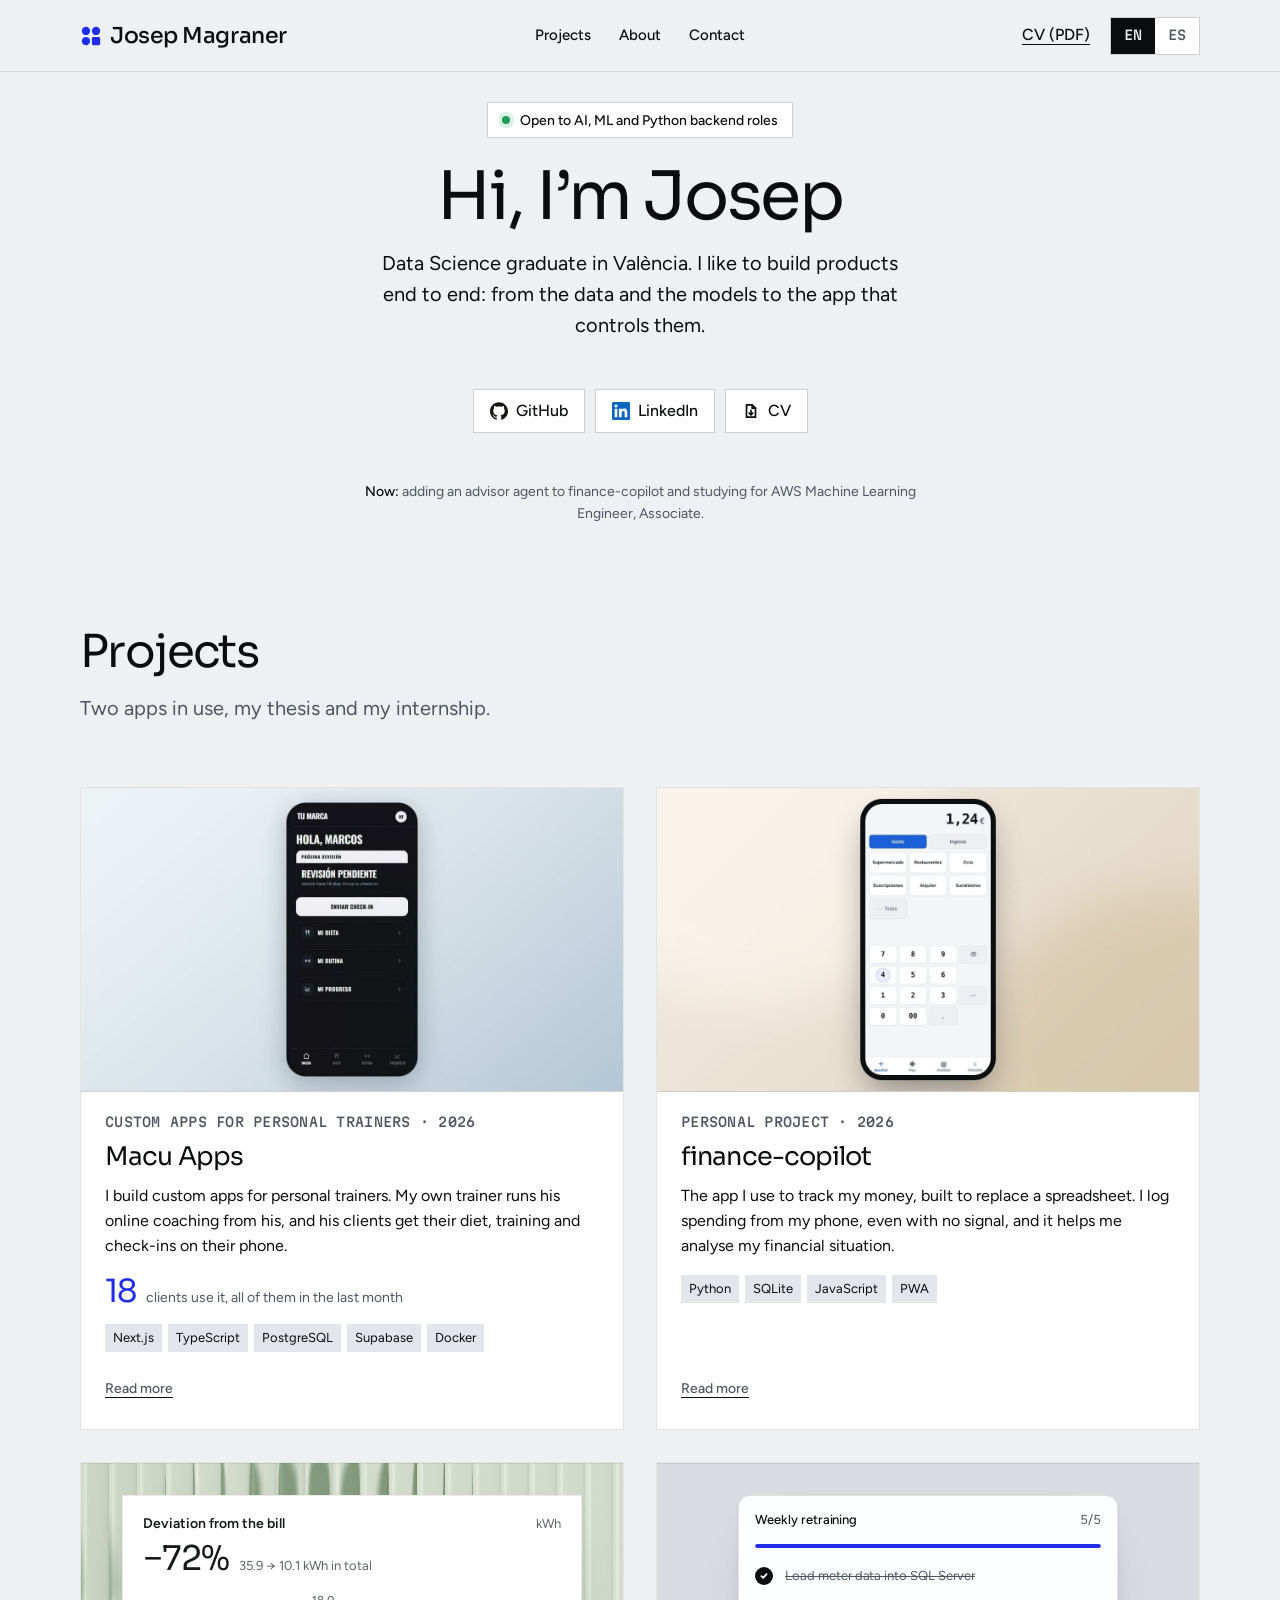
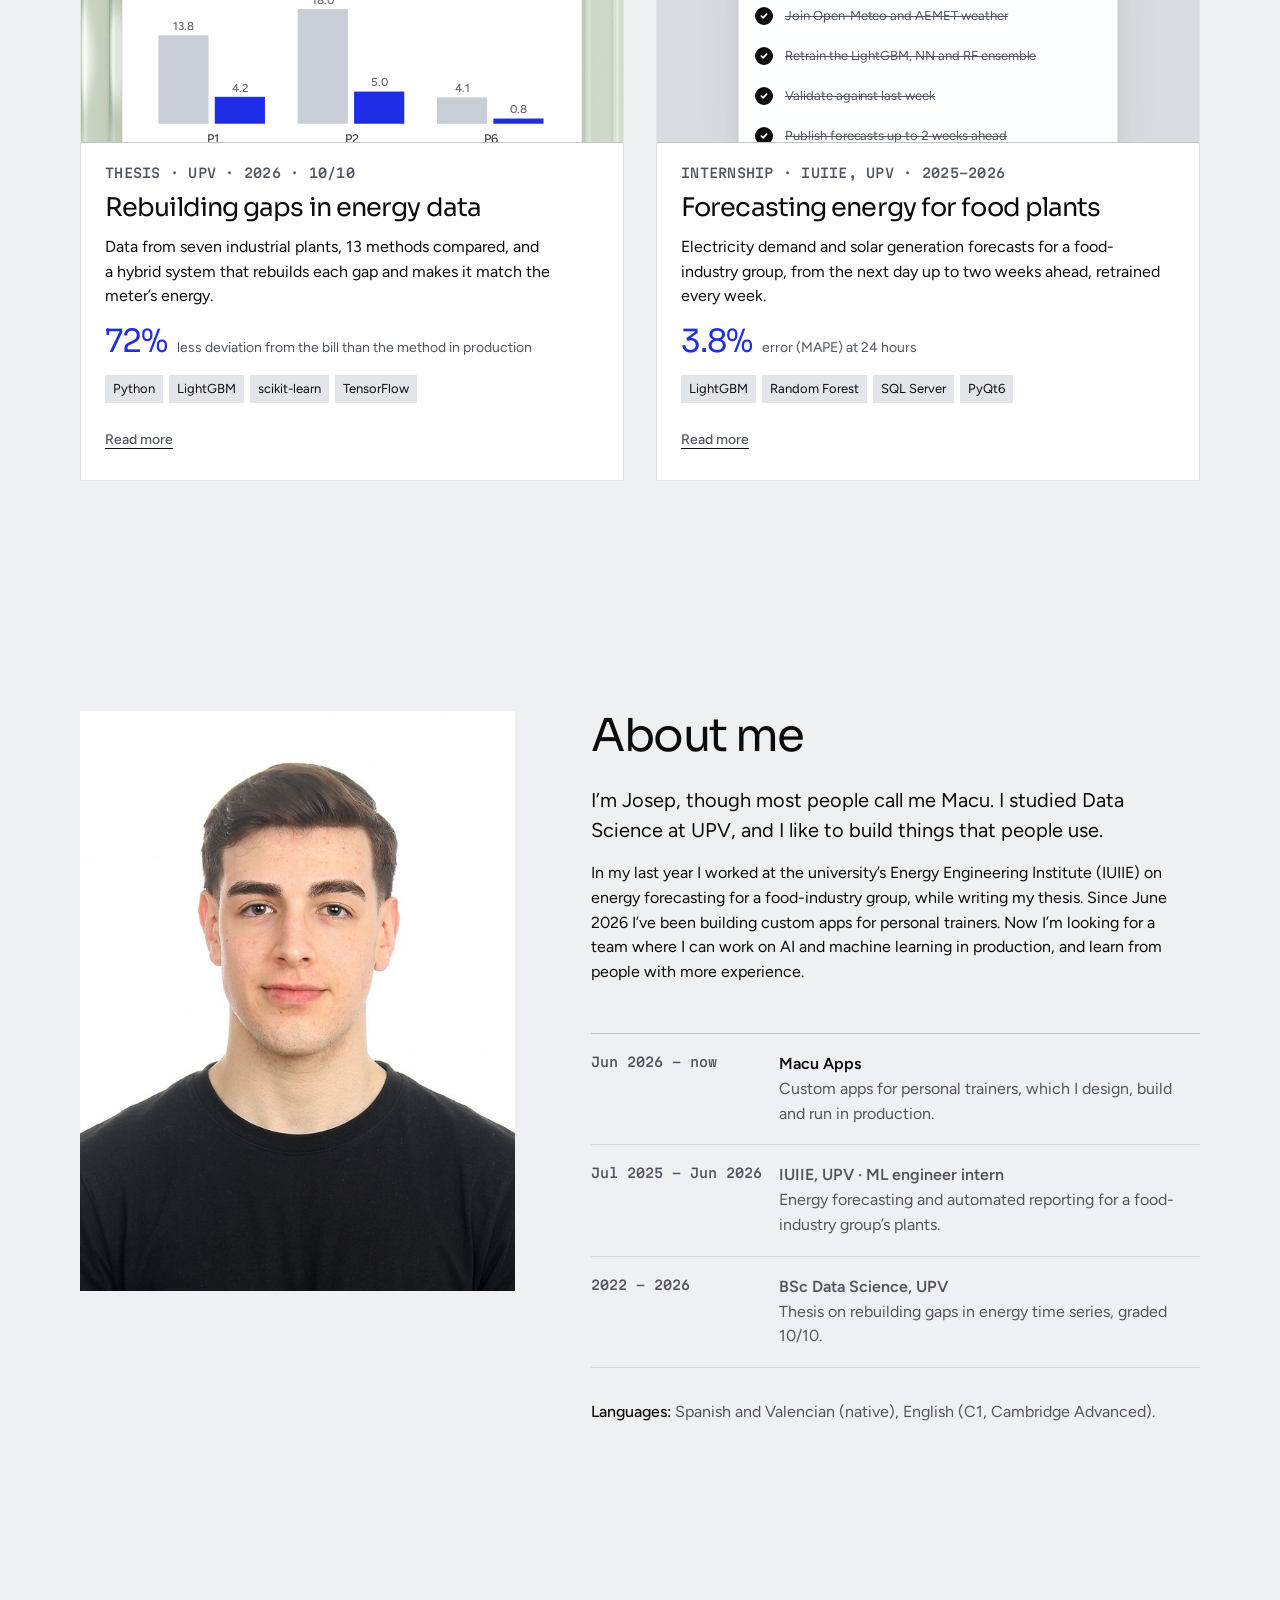
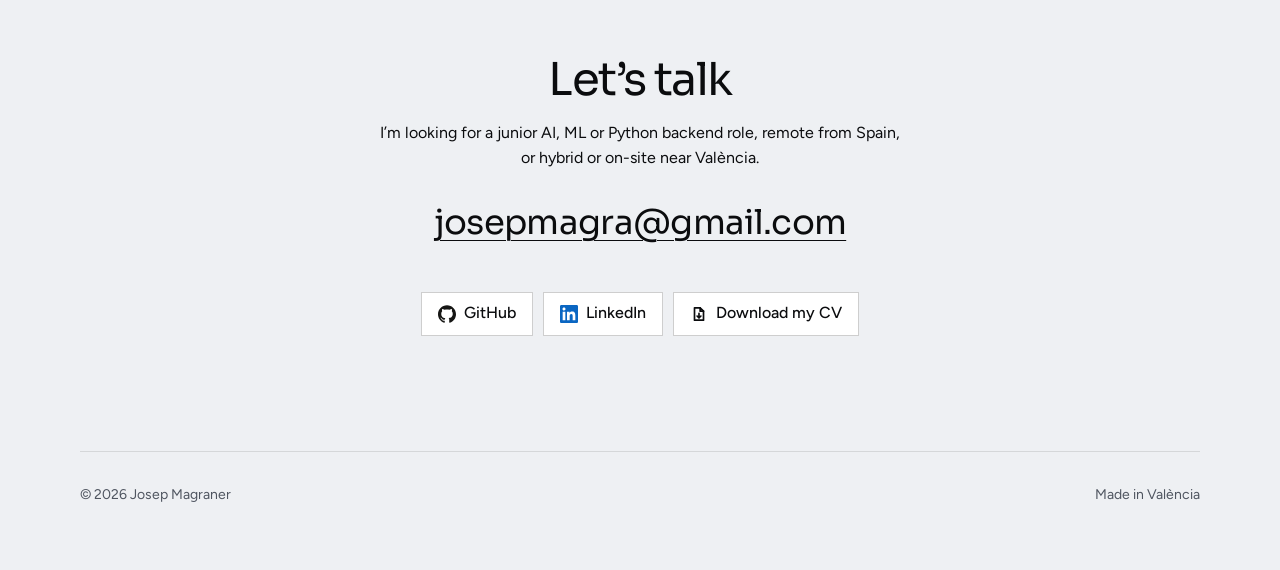
<file: index.html>
<!doctype html>
<html lang="en" data-lang="en" data-title-en="Josep Magraner · Data Science graduate in València" data-title-es="Josep Magraner · graduado en Ciencia de Datos en València" data-type="software" data-radius="sharp" data-ground="sand" data-buttons="arrow" data-motion>
<head>
<meta charset="utf-8">
<meta name="viewport" content="width=device-width, initial-scale=1">
<title>Josep Magraner · Data Science graduate in València</title>
<meta name="description" content="Josep Magraner (Macu), Data Science graduate from UPV. Projects, background and contact.">
<meta property="og:type" content="website">
<meta property="og:title" content="Josep Magraner · Data Science graduate in València">
<meta property="og:description" content="Josep Magraner (Macu), Data Science graduate from UPV. Projects, background and contact.">
<link rel="icon" href="favicon.svg" type="image/svg+xml">
<meta name="theme-color" content="#eef0f3">
<link rel="preconnect" href="https://fonts.googleapis.com">
<link rel="preconnect" href="https://fonts.gstatic.com" crossorigin>
<link href="https://fonts.googleapis.com/css2?family=Sora:wght@400..700&family=Figtree:wght@400..600&family=Martian+Mono:wght@400..500&display=swap" rel="stylesheet">
<link rel="stylesheet" href="assets/system.css">
<link rel="stylesheet" href="assets/ui/cards.css">
<link rel="stylesheet" href="assets/motion/motion.css">
<link rel="stylesheet" href="assets/backgrounds/backgrounds.css">
<link rel="stylesheet" href="assets/layout/layout.css">
<link rel="stylesheet" href="assets/icons/icon.css">
<link rel="stylesheet" href="assets/ui/base.css">
<link rel="stylesheet" href="assets/ui/checklist/fragment.css">
<link rel="stylesheet" href="css/site.css">
<script>document.documentElement.classList.add('m-enter');setTimeout(()=>document.documentElement.classList.add('m-enter-done'),700)</script>
<script src="assets/backgrounds/backgrounds.js"></script>
<script>document.documentElement.classList.add('mo-js');setTimeout(()=>document.documentElement.classList.add('mo-safe'),2500)</script>
</head>
<body>
<header class="nav nav--centre">
  <div class="wrap nav__bar">
    <a class="skip-link" href="#top"><span class="en">Skip to content</span><span class="es">Ir al contenido</span></a>
    <a class="nav__logo" href="#top"><span class="mark" data-mark="dots" aria-hidden="true"></span>Josep Magraner</a>
    <nav class="nav__links" aria-label="Main">
      <div class="nav__item"><a class="nav__link" href="#projects"><span class="en">Projects</span><span class="es">Proyectos</span></a></div>
      <div class="nav__item"><a class="nav__link" href="#about"><span class="en">About</span><span class="es">Sobre mí</span></a></div>
      <div class="nav__item"><a class="nav__link" href="#contact"><span class="en">Contact</span><span class="es">Contacto</span></a></div>
    </nav>
    <div class="nav__actions">
      <a class="nav__cv en" href="cv/Josep-Magraner-CV-EN.pdf">CV (PDF)</a><a class="nav__cv es" href="cv/Josep-Magraner-CV-ES.pdf">CV (PDF)</a>
      <div class="lang lang--desk" role="group" aria-label="Language / Idioma"><button type="button" data-set-lang="en" aria-pressed="true">EN</button><button type="button" data-set-lang="es" aria-pressed="false">ES</button></div>
    </div>
    <div class="lang lang--mob" role="group" aria-label="Language / Idioma"><button type="button" data-set-lang="en" aria-pressed="true">EN</button><button type="button" data-set-lang="es" aria-pressed="false">ES</button></div>
    <button class="nav__toggle" type="button" aria-expanded="false" aria-label="Menu">
      <svg width="18" height="18" viewBox="0 0 18 18" aria-hidden="true"><path d="M2 5h14M2 13h14" stroke="currentColor" stroke-width="1.6" stroke-linecap="round"/></svg>
    </button>
  </div>
</header>

<main id="top">
  <section class="intro" data-enter aria-labelledby="intro-h">
    <div class="wrap">
      <span class="intro__status"><i aria-hidden="true"></i><span class="en">Open to AI, ML and Python backend roles</span><span class="es">Busco puesto en IA, ML o backend con Python</span></span>
      <h1 id="intro-h"><span class="en">Hi, I&rsquo;m Josep</span><span class="es">Hola, soy Josep</span></h1>
      <p class="intro__lead"><span class="en">Data Science graduate in València. I like to build products end to end: from the data and the models to the app that controls them.</span><span class="es">Graduado en Ciencia de Datos en València. Me gusta construir productos de principio a fin: desde los datos y los modelos hasta la app que los controla.</span></p>
      <div class="intro__links">
        <a class="chip-link" href="https://github.com/JosepMagra"><img src="assets/icons/github.svg" alt="" width="18" height="18">GitHub</a>
        <a class="chip-link" href="https://www.linkedin.com/in/josepmagra"><img src="assets/icons/linkedin.svg" alt="" width="18" height="18">LinkedIn</a>
        <a class="chip-link en" href="cv/Josep-Magraner-CV-EN.pdf"><svg viewBox="0 0 16 16" aria-hidden="true" fill="none" stroke="currentColor" stroke-width="1.5" stroke-linecap="round" stroke-linejoin="round"><path d="M4 2.5h5l3 3v8H4z"/><path d="M9 2.5v3h3M8 7.5v4M6.3 9.8 8 11.5l1.7-1.7"/></svg>CV</a><a class="chip-link es" href="cv/Josep-Magraner-CV-ES.pdf"><svg viewBox="0 0 16 16" aria-hidden="true" fill="none" stroke="currentColor" stroke-width="1.5" stroke-linecap="round" stroke-linejoin="round"><path d="M4 2.5h5l3 3v8H4z"/><path d="M9 2.5v3h3M8 7.5v4M6.3 9.8 8 11.5l1.7-1.7"/></svg>CV</a>
      </div>
      <p class="intro__now"><span class="en"><b>Now:</b> adding an advisor agent to finance-copilot and studying for AWS Machine Learning Engineer, Associate.</span><span class="es"><b>Ahora:</b> añadiendo un agente asesor a finance-copilot y preparando la AWS Machine Learning Engineer, Associate.</span></p>
    </div>
  </section>

  <section class="section" id="projects" aria-labelledby="projects-h">
    <div class="wrap">
      <div class="section-head">
        <h2 id="projects-h"><span class="en">Projects</span><span class="es">Proyectos</span></h2>
        <p><span class="en">Two apps in use, my thesis and my internship.</span><span class="es">Dos apps en uso, mi TFG y mis prácticas.</span></p>
      </div>
      <div class="projects">
        <article class="proj">
          <div class="vid vid--macu-apps"><video autoplay muted loop playsinline preload="metadata" poster="media/macu-apps.jpg?v=2" aria-label="Recording of the Macu Apps client app and coach dashboard with sample data"><source src="media/macu-apps.mp4?v=2" type="video/mp4"></video></div>
          <div class="proj__body">
            <span class="proj__kind"><span class="en">Custom apps for personal trainers · 2026</span><span class="es">Apps a medida para entrenadores · 2026</span></span>
            <h3><a href="projects/macu-apps.html">Macu Apps</a></h3>
            <p class="proj__what"><span class="en">I build custom apps for personal trainers. My own trainer runs his online coaching from his, and his clients get their diet, training and check-ins on their phone.</span><span class="es">Hago apps a medida para entrenadores personales. Mi propio entrenador lleva desde la suya su asesoría online, y sus clientes tienen la dieta, el entreno y las revisiones en el móvil.</span></p>
            <p class="proj__result"><b>18</b><span><span class="en">clients use it, all of them in the last month</span><span class="es">clientes la usan; todos, en el último mes</span></span></p>
            <ul class="proj__tech"><li>Next.js</li><li>TypeScript</li><li>PostgreSQL</li><li>Supabase</li><li>Docker</li></ul>
            <div class="proj__links"><a href="projects/macu-apps.html"><span class="en">Read more</span><span class="es">Ver más</span></a></div>
          </div>
        </article>
        <article class="proj">
          <div class="vid vid--finance-copilot"><video autoplay muted loop playsinline preload="metadata" poster="media/finance-copilot.jpg" aria-label="Recording of finance-copilot with sample data: logging an expense, the overview, the analysis and the offline queue"><source src="media/finance-copilot.mp4" type="video/mp4"></video></div>
          <div class="proj__body">
            <span class="proj__kind"><span class="en">Personal project · 2026</span><span class="es">Proyecto personal · 2026</span></span>
            <h3><a href="projects/finance-copilot.html">finance-copilot</a></h3>
            <p class="proj__what"><span class="en">The app I use to track my money, built to replace a spreadsheet. I log spending from my phone, even with no signal, and it helps me analyse my financial situation.</span><span class="es">La app con la que llevo mis cuentas, hecha para sustituir un Excel. Apunto los gastos desde el móvil, aunque no haya cobertura, y con ella analizo mi situación financiera.</span></p>
            
            <ul class="proj__tech"><li>Python</li><li>SQLite</li><li>JavaScript</li><li>PWA</li></ul>
            <div class="proj__links"><a href="projects/finance-copilot.html"><span class="en">Read more</span><span class="es">Ver más</span></a></div>
          </div>
        </article>
        <article class="proj">
          <div class="panel panel--flush" data-fx="fluted-glass" data-fx-seed="43" data-fx-palette='{"bg":"#cdd6c6","surface":"#dce3d6","ink":"#262d24","muted":"#5f6a5a","accent":"#6c8e63"}' data-fx-params='{"speed":0,"calm":0.2,"calmX":0.5,"calmY":0.5}' style="--calm-k:0%">
            <div class="stage"><div class="at-rise fit" style="--fit-max:460px;--ax:max(24px, 50% - 230px);--ay:32px;--ay-sm:16px">
<div class="billchart" role="img" aria-label="Deviation from the electricity bill by billing period: P1 from 13.8 to 4.2 kWh, P2 from 18.0 to 5.0, P6 from 4.1 to 0.8. Total from 35.9 to 10.1 kWh.">
  <div class="billchart__top"><span class="billchart__title"><span class="en">Deviation from the bill</span><span class="es">Desviación respecto a la factura</span></span><span class="billchart__unit">kWh</span></div>
  <div class="billchart__big"><b>&minus;72%</b><span><span class="en">35.9 → 10.1 kWh in total</span><span class="es">35,9 → 10,1 kWh en total</span></span></div>
  <svg viewBox="0 0 400 150" aria-hidden="true"><rect class="bar-old" x="14.7" y="43.4" width="48" height="84.6"/><text class="val" x="38.7" y="38.4" text-anchor="middle">13.8</text><rect class="bar-new" x="68.7" y="102.2" width="48" height="25.8"/><text class="val" x="92.7" y="97.2" text-anchor="middle">4.2</text><text x="66.7" y="146" text-anchor="middle">P1</text><rect class="bar-old" x="148.0" y="18.2" width="48" height="109.8"/><text class="val" x="172.0" y="13.2" text-anchor="middle">18.0</text><rect class="bar-new" x="202.0" y="97.2" width="48" height="30.8"/><text class="val" x="226.0" y="92.2" text-anchor="middle">5.0</text><text x="200.0" y="146" text-anchor="middle">P2</text><rect class="bar-old" x="281.3" y="102.8" width="48" height="25.2"/><text class="val" x="305.3" y="97.8" text-anchor="middle">4.1</text><rect class="bar-new" x="335.3" y="123.0" width="48" height="5.0"/><text class="val" x="359.3" y="118.0" text-anchor="middle">0.8</text><text x="333.3" y="146" text-anchor="middle">P6</text></svg>
  <div class="billchart__legend"><span><i style="background:#c9ced6"></i><span class="en">Method in production</span><span class="es">Método en producción</span></span><span><i style="background:#1f2de6"></i><span class="en">New system</span><span class="es">Sistema nuevo</span></span></div>
</div>
            </div></div>
          </div>
          <div class="proj__body">
            <span class="proj__kind"><span class="en">Thesis · UPV · 2026 · 10/10</span><span class="es">TFG · UPV · 2026 · 10/10</span></span>
            <h3><a href="projects/energy-gaps.html"><span class="en">Rebuilding gaps in energy data</span><span class="es">Reconstruir huecos en datos energéticos</span></a></h3>
            <p class="proj__what"><span class="en">Data from seven industrial plants, 13 methods compared, and a hybrid system that rebuilds each gap and makes it match the meter&rsquo;s energy.</span><span class="es">Datos de siete plantas industriales, 13 métodos comparados y un sistema híbrido que reconstruye cada hueco y lo cuadra con la energía del contador.</span></p>
            <p class="proj__result"><b>72%</b><span><span class="en">less deviation from the bill than the method in production</span><span class="es">menos desviación respecto a la factura que el método en producción</span></span></p>
            <ul class="proj__tech"><li>Python</li><li>LightGBM</li><li>scikit-learn</li><li>TensorFlow</li></ul>
            <div class="proj__links"><a href="projects/energy-gaps.html"><span class="en">Read more</span><span class="es">Ver más</span></a></div>
          </div>
        </article>
        <article class="proj">
          <div class="panel panel--flush" data-fx="fluted-glass" data-fx-seed="44" data-fx-palette='{"bg":"#c6d3df","surface":"#d6e0e9","ink":"#25303a","muted":"#5d6873","accent":"#3f6a92"}' data-fx-params='{"speed":0,"calm":0.2,"calmX":0.5,"calmY":0.5}' style="--calm-k:0%">
            <div class="stage"><div class="at-rise fit" style="--fit-max:380px;--ax:max(24px, 50% - 190px);--ay:32px;--ay-sm:16px">
<div class="ui ui-panel ui-checks" data-ui="checklist">
  <div class="ui-checks__head"><div class="ui-title"><span class="en">Weekly retraining</span><span class="es">Reentrenamiento semanal</span></div><span class="ui-spacer"></span><div class="ui-meta" data-checks-count>5/5</div></div>
  <div class="ui-checks__bar"><i data-checks-bar style="--k:1"></i></div>
  <ul class="ui-checks__list"><li class="ui-check is-done"><span class="ui-check__box"><svg viewBox="0 0 16 16"><path d="m4.5 8.2 2.3 2.3 4.7-5"/></svg></span><span class="ui-check__label"><span class="en">Load meter data into SQL Server</span><span class="es">Cargar los contadores en SQL Server</span></span></li><li class="ui-check is-done"><span class="ui-check__box"><svg viewBox="0 0 16 16"><path d="m4.5 8.2 2.3 2.3 4.7-5"/></svg></span><span class="ui-check__label"><span class="en">Join Open-Meteo and AEMET weather</span><span class="es">Cruzar con Open-Meteo y AEMET</span></span></li><li class="ui-check is-done"><span class="ui-check__box"><svg viewBox="0 0 16 16"><path d="m4.5 8.2 2.3 2.3 4.7-5"/></svg></span><span class="ui-check__label"><span class="en">Retrain the LightGBM, NN and RF ensemble</span><span class="es">Reentrenar el ensemble LightGBM, RN y RF</span></span></li><li class="ui-check is-done"><span class="ui-check__box"><svg viewBox="0 0 16 16"><path d="m4.5 8.2 2.3 2.3 4.7-5"/></svg></span><span class="ui-check__label"><span class="en">Validate against last week</span><span class="es">Validar contra la semana anterior</span></span></li><li class="ui-check is-done"><span class="ui-check__box"><svg viewBox="0 0 16 16"><path d="m4.5 8.2 2.3 2.3 4.7-5"/></svg></span><span class="ui-check__label"><span class="en">Publish forecasts up to 2 weeks ahead</span><span class="es">Publicar la previsión a 2 semanas</span></span></li></ul>
</div>
            </div></div>
          </div>
          <div class="proj__body">
            <span class="proj__kind"><span class="en">Internship · IUIIE, UPV · 2025–2026</span><span class="es">Prácticas · IUIIE, UPV · 2025–2026</span></span>
            <h3><a href="projects/energy-forecasting.html"><span class="en">Forecasting energy for food plants</span><span class="es">Previsión energética para plantas de alimentación</span></a></h3>
            <p class="proj__what"><span class="en">Electricity demand and solar generation forecasts for a food-industry group, from the next day up to two weeks ahead, retrained every week.</span><span class="es">Previsión de la demanda eléctrica y la generación solar de un grupo de alimentación, desde el día siguiente hasta dos semanas vista, reentrenada cada semana.</span></p>
            <p class="proj__result"><b><span class="en">3.8%</span><span class="es">3,8%</span></b><span><span class="en">error (MAPE) at 24 hours</span><span class="es">de error (MAPE) a 24 horas</span></span></p>
            <ul class="proj__tech"><li>LightGBM</li><li>Random Forest</li><li>SQL Server</li><li>PyQt6</li></ul>
            <div class="proj__links"><a href="projects/energy-forecasting.html"><span class="en">Read more</span><span class="es">Ver más</span></a></div>
          </div>
        </article>
      </div>
    </div>
  </section>

  <section class="section" id="about" aria-labelledby="about-h">
    <div class="wrap about">
      <img class="about__photo" src="img/photo.jpg" alt="Josep Magraner" width="600" height="800">
      <div class="about__text">
        <h2 id="about-h"><span class="en">About me</span><span class="es">Sobre mí</span></h2>
        <p class="t-lead"><span class="en">I&rsquo;m Josep, though most people call me Macu. I studied Data Science at UPV, and I like to build things that people use.</span><span class="es">Soy Josep, aunque casi todos me llaman Macu. Estudié Ciencia de Datos en la UPV y me gusta construir cosas que la gente usa.</span></p>
        <p><span class="en">In my last year I worked at the university&rsquo;s Energy Engineering Institute (IUIIE) on energy forecasting for a food-industry group, while writing my thesis. Since June 2026 I&rsquo;ve been building custom apps for personal trainers. Now I&rsquo;m looking for a team where I can work on AI and machine learning in production, and learn from people with more experience.</span><span class="es">En mi último año trabajé en el Instituto de Ingeniería Energética (IUIIE) de la UPV, en previsión energética para un grupo de alimentación, a la vez que hacía el TFG. Desde junio de 2026 hago apps a medida para entrenadores personales. Ahora busco un equipo donde trabajar en IA y machine learning en producción, y aprender de gente con más experiencia.</span></p>
        <ol class="timeline">
          <li><time><span class="en">Jun 2026 – now</span><span class="es">jun 2026 – hoy</span></time><div><b>Macu Apps</b><span><span class="en">Custom apps for personal trainers, which I design, build and run in production.</span><span class="es">Apps a medida para entrenadores personales, que diseño, desarrollo y mantengo en producción.</span></span></div></li>
          <li><time><span class="en">Jul 2025 – Jun 2026</span><span class="es">jul 2025 – jun 2026</span></time><div><b><span class="en">IUIIE, UPV · ML engineer intern</span><span class="es">IUIIE, UPV · ML engineer en prácticas</span></b><span><span class="en">Energy forecasting and automated reporting for a food-industry group&rsquo;s plants.</span><span class="es">Previsión energética e informes automáticos para las plantas de un grupo de alimentación.</span></span></div></li>
          <li><time>2022 – 2026</time><div><b><span class="en">BSc Data Science, UPV</span><span class="es">Grado en Ciencia de Datos, UPV</span></b><span><span class="en">Thesis on rebuilding gaps in energy time series, graded 10/10.</span><span class="es">TFG sobre reconstrucción de huecos en series energéticas, con un 10.</span></span></div></li>
        </ol>
        <p class="langs"><span class="en"><b>Languages:</b> Spanish and Valencian (native), English (C1, Cambridge Advanced).</span><span class="es"><b>Idiomas:</b> español y valenciano (nativos), inglés (C1, Cambridge Advanced).</span></p>
      </div>
    </div>
  </section>

  <section class="section contact" id="contact" aria-labelledby="contact-h">
    <div class="wrap">
      <h2 id="contact-h"><span class="en">Let&rsquo;s talk</span><span class="es">Hablemos</span></h2>
      <p><span class="en">I&rsquo;m looking for a junior AI, ML or Python backend role, remote from Spain, or hybrid or on-site near València.</span><span class="es">Busco un puesto junior de IA, ML o backend con Python, en remoto desde España, o híbrido o presencial cerca de València.</span></p>
      <p class="contact__line"><a class="contact__mail" href="mailto:josepmagra@gmail.com">josepmagra@gmail.com</a></p>
      <div class="intro__links">
        <a class="chip-link" href="https://github.com/JosepMagra"><img src="assets/icons/github.svg" alt="" width="18" height="18">GitHub</a>
        <a class="chip-link" href="https://www.linkedin.com/in/josepmagra"><img src="assets/icons/linkedin.svg" alt="" width="18" height="18">LinkedIn</a>
        <a class="chip-link en" href="cv/Josep-Magraner-CV-EN.pdf"><svg viewBox="0 0 16 16" aria-hidden="true" fill="none" stroke="currentColor" stroke-width="1.5" stroke-linecap="round" stroke-linejoin="round"><path d="M4 2.5h5l3 3v8H4z"/><path d="M9 2.5v3h3M8 7.5v4M6.3 9.8 8 11.5l1.7-1.7"/></svg>Download my CV</a><a class="chip-link es" href="cv/Josep-Magraner-CV-ES.pdf"><svg viewBox="0 0 16 16" aria-hidden="true" fill="none" stroke="currentColor" stroke-width="1.5" stroke-linecap="round" stroke-linejoin="round"><path d="M4 2.5h5l3 3v8H4z"/><path d="M9 2.5v3h3M8 7.5v4M6.3 9.8 8 11.5l1.7-1.7"/></svg>Descargar mi CV</a>
      </div>
    </div>
  </section>
</main>

<footer class="wrap foot">
  <span>&copy; 2026 Josep Magraner</span>
  <span><span class="en">Made in València</span><span class="es">Hecho en València</span></span>
</footer>

<script src="js/lang.js"></script>
<script src="js/video.js" defer></script>
<script type="module" src="assets/system.js"></script>
<script type="module" src="assets/motion/motion.js"></script>
<script type="module" src="assets/layout/layout.js"></script>
</body>
</html>
</file>
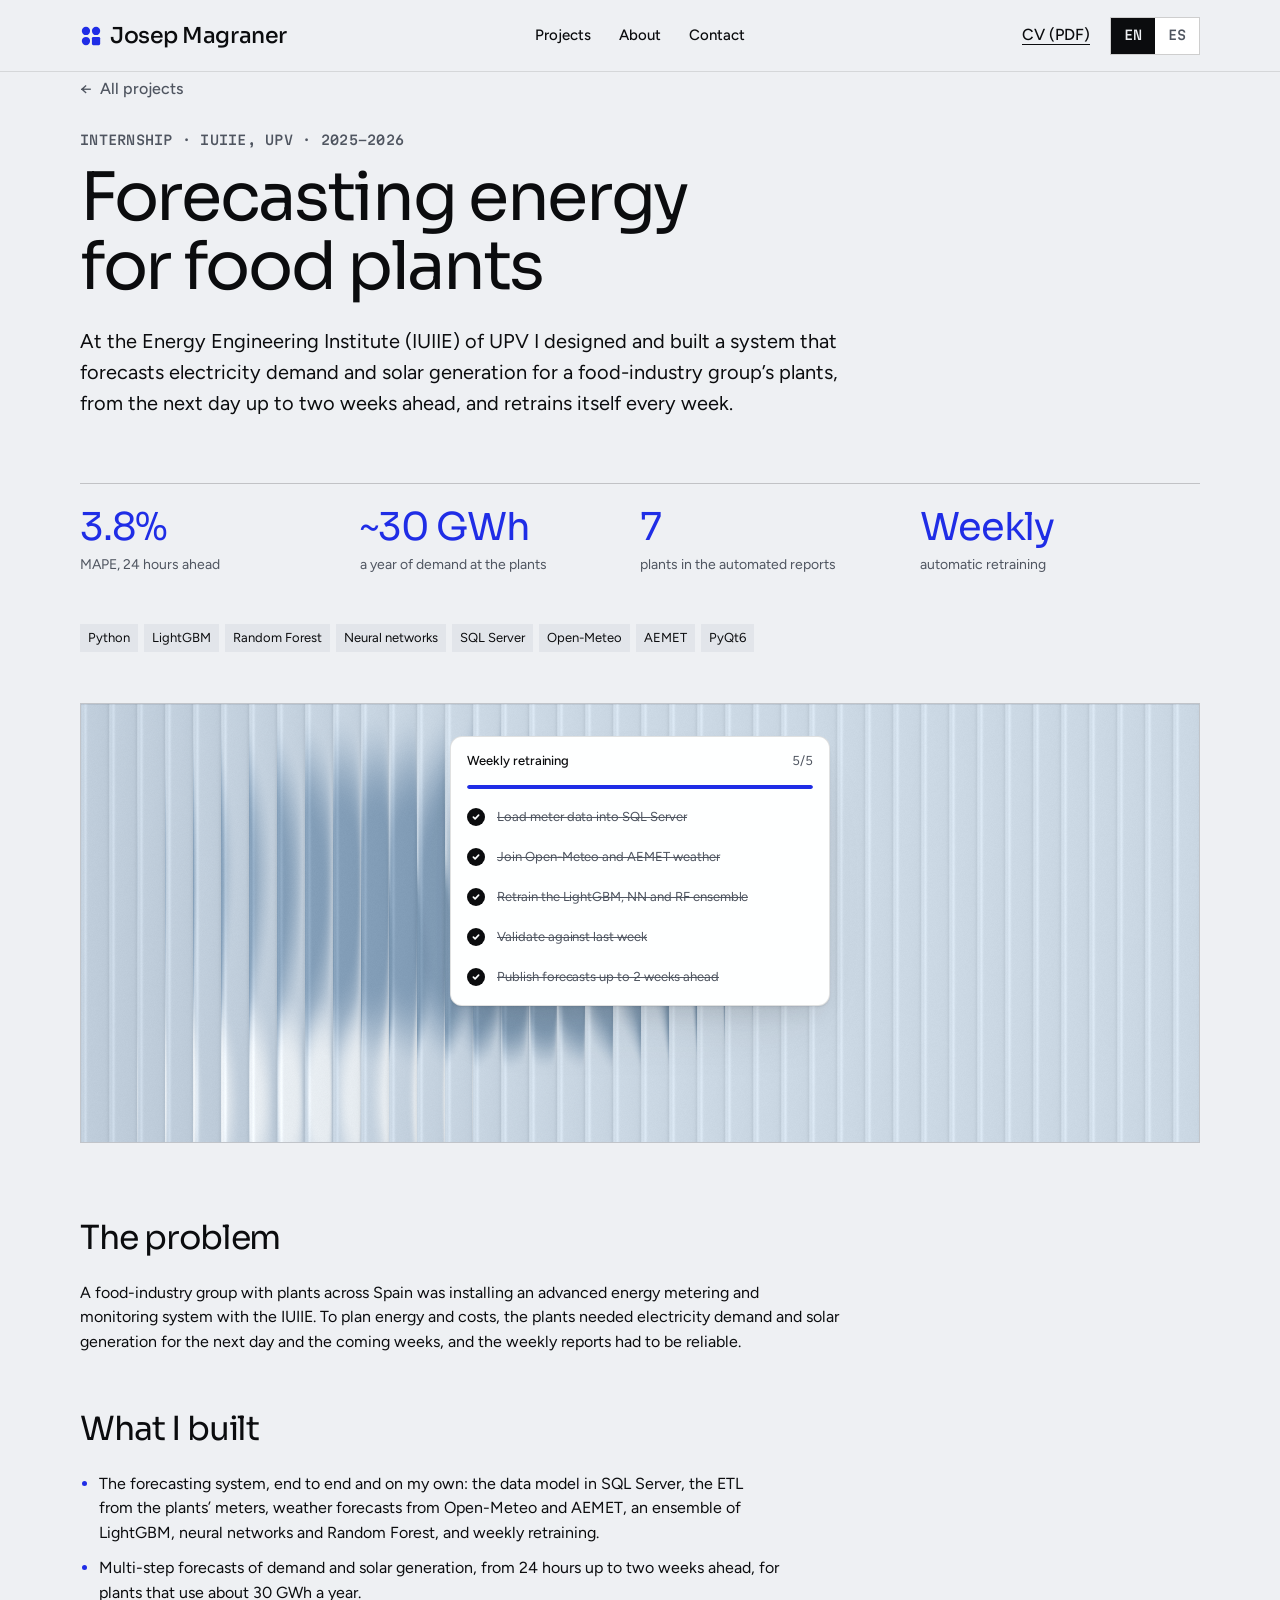
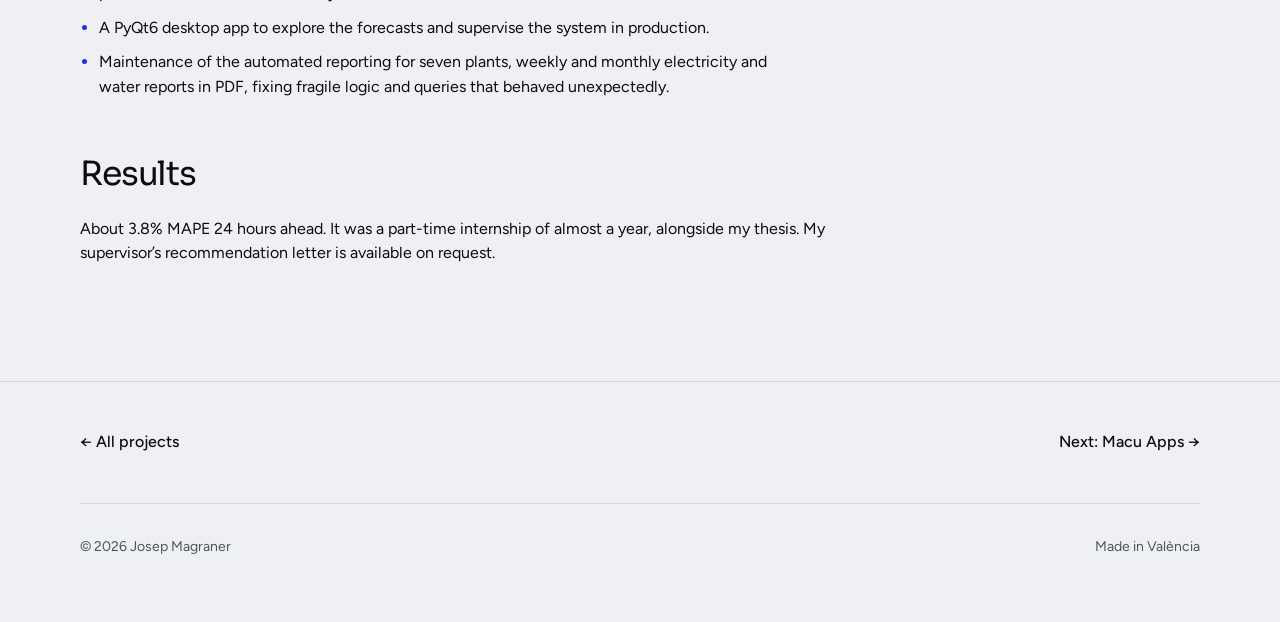
<file: projects/energy-forecasting.html>
<!doctype html>
<html lang="en" data-lang="en" data-title-en="Forecasting energy for food plants · Josep Magraner" data-title-es="Previsión energética para plantas de alimentación · Josep Magraner" data-type="software" data-radius="sharp" data-ground="sand" data-buttons="arrow" data-motion>
<head>
<meta charset="utf-8">
<meta name="viewport" content="width=device-width, initial-scale=1">
<title>Forecasting energy for food plants · Josep Magraner</title>
<meta name="description" content="Forecasting energy for food plants: a project by Josep Magraner.">
<meta property="og:type" content="website">
<meta property="og:title" content="Forecasting energy for food plants · Josep Magraner">
<meta property="og:description" content="Forecasting energy for food plants: a project by Josep Magraner.">
<link rel="icon" href="../favicon.svg" type="image/svg+xml">
<meta name="theme-color" content="#eef0f3">
<link rel="preconnect" href="https://fonts.googleapis.com">
<link rel="preconnect" href="https://fonts.gstatic.com" crossorigin>
<link href="https://fonts.googleapis.com/css2?family=Sora:wght@400..700&family=Figtree:wght@400..600&family=Martian+Mono:wght@400..500&display=swap" rel="stylesheet">
<link rel="stylesheet" href="../assets/system.css">
<link rel="stylesheet" href="../assets/ui/cards.css">
<link rel="stylesheet" href="../assets/motion/motion.css">
<link rel="stylesheet" href="../assets/backgrounds/backgrounds.css">
<link rel="stylesheet" href="../assets/layout/layout.css">
<link rel="stylesheet" href="../assets/icons/icon.css">
<link rel="stylesheet" href="../assets/ui/base.css">
<link rel="stylesheet" href="../assets/ui/checklist/fragment.css">
<link rel="stylesheet" href="../css/site.css">
<script>document.documentElement.classList.add('m-enter');setTimeout(()=>document.documentElement.classList.add('m-enter-done'),700)</script>
<script src="../assets/backgrounds/backgrounds.js"></script>
<script>document.documentElement.classList.add('mo-js');setTimeout(()=>document.documentElement.classList.add('mo-safe'),2500)</script>
</head>
<body>
<header class="nav nav--centre">
  <div class="wrap nav__bar">
    <a class="skip-link" href="#top"><span class="en">Skip to content</span><span class="es">Ir al contenido</span></a>
    <a class="nav__logo" href="../index.html"><span class="mark" data-mark="dots" aria-hidden="true"></span>Josep Magraner</a>
    <nav class="nav__links" aria-label="Main">
      <div class="nav__item"><a class="nav__link" href="../index.html#projects"><span class="en">Projects</span><span class="es">Proyectos</span></a></div>
      <div class="nav__item"><a class="nav__link" href="../index.html#about"><span class="en">About</span><span class="es">Sobre mí</span></a></div>
      <div class="nav__item"><a class="nav__link" href="../index.html#contact"><span class="en">Contact</span><span class="es">Contacto</span></a></div>
    </nav>
    <div class="nav__actions">
      <a class="nav__cv en" href="../cv/Josep-Magraner-CV-EN.pdf">CV (PDF)</a><a class="nav__cv es" href="../cv/Josep-Magraner-CV-ES.pdf">CV (PDF)</a>
      <div class="lang lang--desk" role="group" aria-label="Language / Idioma"><button type="button" data-set-lang="en" aria-pressed="true">EN</button><button type="button" data-set-lang="es" aria-pressed="false">ES</button></div>
    </div>
    <div class="lang lang--mob" role="group" aria-label="Language / Idioma"><button type="button" data-set-lang="en" aria-pressed="true">EN</button><button type="button" data-set-lang="es" aria-pressed="false">ES</button></div>
    <button class="nav__toggle" type="button" aria-expanded="false" aria-label="Menu">
      <svg width="18" height="18" viewBox="0 0 18 18" aria-hidden="true"><path d="M2 5h14M2 13h14" stroke="currentColor" stroke-width="1.6" stroke-linecap="round"/></svg>
    </button>
  </div>
</header>

<main id="top">
  <section class="p-head" aria-labelledby="p-h">
    <div class="wrap">
      <a class="back" href="../index.html#projects">&larr; <span class="en">All projects</span><span class="es">Todos los proyectos</span></a>
      <p class="proj__kind"><span class="en">Internship · IUIIE, UPV · 2025–2026</span><span class="es">Prácticas · IUIIE, UPV · 2025–2026</span></p>
      <h1 id="p-h"><span class="en">Forecasting energy for food plants</span><span class="es">Previsión energética para plantas de alimentación</span></h1>
      <p class="p-lead"><span class="en">At the Energy Engineering Institute (IUIIE) of UPV I designed and built a system that forecasts electricity demand and solar generation for a food-industry group&rsquo;s plants, from the next day up to two weeks ahead, and retrains itself every week.</span><span class="es">En el Instituto de Ingeniería Energética (IUIIE) de la UPV diseñé y construí un sistema que prevé la demanda eléctrica y la generación solar de las plantas de un grupo de alimentación, desde el día siguiente hasta dos semanas vista, y se reentrena cada semana.</span></p>
      <dl class="facts"><div><dt><span class="en">3.8%</span><span class="es">3,8 %</span></dt><dd><span class="en">MAPE, 24 hours ahead</span><span class="es">de MAPE a 24 horas</span></dd></div><div><dt>~30 GWh</dt><dd><span class="en">a year of demand at the plants</span><span class="es">al año de demanda en las plantas</span></dd></div><div><dt>7</dt><dd><span class="en">plants in the automated reports</span><span class="es">plantas en los informes automáticos</span></dd></div><div><dt><span class="en">Weekly</span><span class="es">Semanal</span></dt><dd><span class="en">automatic retraining</span><span class="es">reentrenamiento automático</span></dd></div></dl>
      <div class="p-meta"><ul class="proj__tech"><li>Python</li><li>LightGBM</li><li>Random Forest</li><li><span class="en">Neural networks</span><span class="es">Redes neuronales</span></li><li>SQL Server</li><li>Open-Meteo</li><li>AEMET</li><li>PyQt6</li></ul></div>
    </div>
  </section>

  <section class="p-visual">
    <div class="wrap">
      <div class="panel panel--flush" data-fx="fluted-glass" data-fx-seed="44" data-fx-palette='{"bg":"#c6d3df","surface":"#d6e0e9","ink":"#25303a","muted":"#5d6873","accent":"#3f6a92"}' data-fx-params='{"speed":0,"calm":0.2,"calmX":0.5,"calmY":0.5}' style="--calm-k:0%">
            <div class="stage"><div class="at-rise fit" style="--fit-max:380px;--ax:max(24px, 50% - 190px);--ay:32px;--ay-sm:16px">
<div class="ui ui-panel ui-checks" data-ui="checklist">
  <div class="ui-checks__head"><div class="ui-title"><span class="en">Weekly retraining</span><span class="es">Reentrenamiento semanal</span></div><span class="ui-spacer"></span><div class="ui-meta" data-checks-count>5/5</div></div>
  <div class="ui-checks__bar"><i data-checks-bar style="--k:1"></i></div>
  <ul class="ui-checks__list"><li class="ui-check is-done"><span class="ui-check__box"><svg viewBox="0 0 16 16"><path d="m4.5 8.2 2.3 2.3 4.7-5"/></svg></span><span class="ui-check__label"><span class="en">Load meter data into SQL Server</span><span class="es">Cargar los contadores en SQL Server</span></span></li><li class="ui-check is-done"><span class="ui-check__box"><svg viewBox="0 0 16 16"><path d="m4.5 8.2 2.3 2.3 4.7-5"/></svg></span><span class="ui-check__label"><span class="en">Join Open-Meteo and AEMET weather</span><span class="es">Cruzar con Open-Meteo y AEMET</span></span></li><li class="ui-check is-done"><span class="ui-check__box"><svg viewBox="0 0 16 16"><path d="m4.5 8.2 2.3 2.3 4.7-5"/></svg></span><span class="ui-check__label"><span class="en">Retrain the LightGBM, NN and RF ensemble</span><span class="es">Reentrenar el ensemble LightGBM, RN y RF</span></span></li><li class="ui-check is-done"><span class="ui-check__box"><svg viewBox="0 0 16 16"><path d="m4.5 8.2 2.3 2.3 4.7-5"/></svg></span><span class="ui-check__label"><span class="en">Validate against last week</span><span class="es">Validar contra la semana anterior</span></span></li><li class="ui-check is-done"><span class="ui-check__box"><svg viewBox="0 0 16 16"><path d="m4.5 8.2 2.3 2.3 4.7-5"/></svg></span><span class="ui-check__label"><span class="en">Publish forecasts up to 2 weeks ahead</span><span class="es">Publicar la previsión a 2 semanas</span></span></li></ul>
</div>
            </div></div>
          </div>
      
    </div>
  </section>

  <section class="p-body">
    <div class="wrap">
      <h2><span class="en">The problem</span><span class="es">El problema</span></h2>
      <p><span class="en">A food-industry group with plants across Spain was installing an advanced energy metering and monitoring system with the IUIIE. To plan energy and costs, the plants needed electricity demand and solar generation for the next day and the coming weeks, and the weekly reports had to be reliable.</span><span class="es">Un grupo de alimentación con plantas por España estaba implantando con el IUIIE un sistema avanzado de medida y supervisión energética. Para planificar la energía y los costes, las plantas necesitaban la demanda eléctrica y la generación solar del día siguiente y de las próximas semanas, y los informes semanales tenían que ser fiables.</span></p>
      <h2><span class="en">What I built</span><span class="es">Qué construí</span></h2>
      <ul><li><span class="en">The forecasting system, end to end and on my own: the data model in SQL Server, the ETL from the plants&rsquo; meters, weather forecasts from Open-Meteo and AEMET, an ensemble of LightGBM, neural networks and Random Forest, and weekly retraining.</span><span class="es">El sistema de previsión, de principio a fin y por mi cuenta: el modelo de datos en SQL Server, el ETL de los contadores de las plantas, las previsiones meteorológicas de Open-Meteo y AEMET, un ensemble de LightGBM, redes neuronales y Random Forest, y el reentrenamiento semanal.</span></li><li><span class="en">Multi-step forecasts of demand and solar generation, from 24 hours up to two weeks ahead, for plants that use about 30 GWh a year.</span><span class="es">Previsiones multipaso de demanda y generación solar, de 24 horas a dos semanas vista, para plantas que consumen unos 30 GWh al año.</span></li><li><span class="en">A PyQt6 desktop app to explore the forecasts and supervise the system in production.</span><span class="es">Una app de escritorio en PyQt6 para explorar las previsiones y supervisar el sistema en producción.</span></li><li><span class="en">Maintenance of the automated reporting for seven plants, weekly and monthly electricity and water reports in PDF, fixing fragile logic and queries that behaved unexpectedly.</span><span class="es">El mantenimiento de los informes automáticos de siete plantas, semanales y mensuales de electricidad y agua en PDF, corrigiendo lógica frágil y consultas que se comportaban de forma inesperada.</span></li></ul>
      <h2><span class="en">Results</span><span class="es">Resultados</span></h2>
      <p><span class="en">About 3.8% MAPE 24 hours ahead. It was a part-time internship of almost a year, alongside my thesis. My supervisor&rsquo;s recommendation letter is available on request.</span><span class="es">Un MAPE de alrededor del 3,8 % a 24 horas. Fueron unas prácticas a media jornada de casi un año, a la vez que el TFG. La carta de recomendación de mi supervisor, a petición.</span></p>
    </div>
  </section>

  <nav class="p-next" aria-label="Next project">
    <div class="wrap">
      <a href="../index.html#projects">&larr; <span class="en">All projects</span><span class="es">Todos los proyectos</span></a>
      <a href="macu-apps.html"><span class="en">Next</span><span class="es">Siguiente</span>: Macu Apps &rarr;</a>
    </div>
  </nav>
</main>

<footer class="wrap foot">
  <span>&copy; 2026 Josep Magraner</span>
  <span><span class="en">Made in València</span><span class="es">Hecho en València</span></span>
</footer>

<script src="../js/lang.js"></script>
<script src="../js/video.js" defer></script>
<script type="module" src="../assets/system.js"></script>
<script type="module" src="../assets/motion/motion.js"></script>
<script type="module" src="../assets/layout/layout.js"></script>
</body>
</html>
</file>
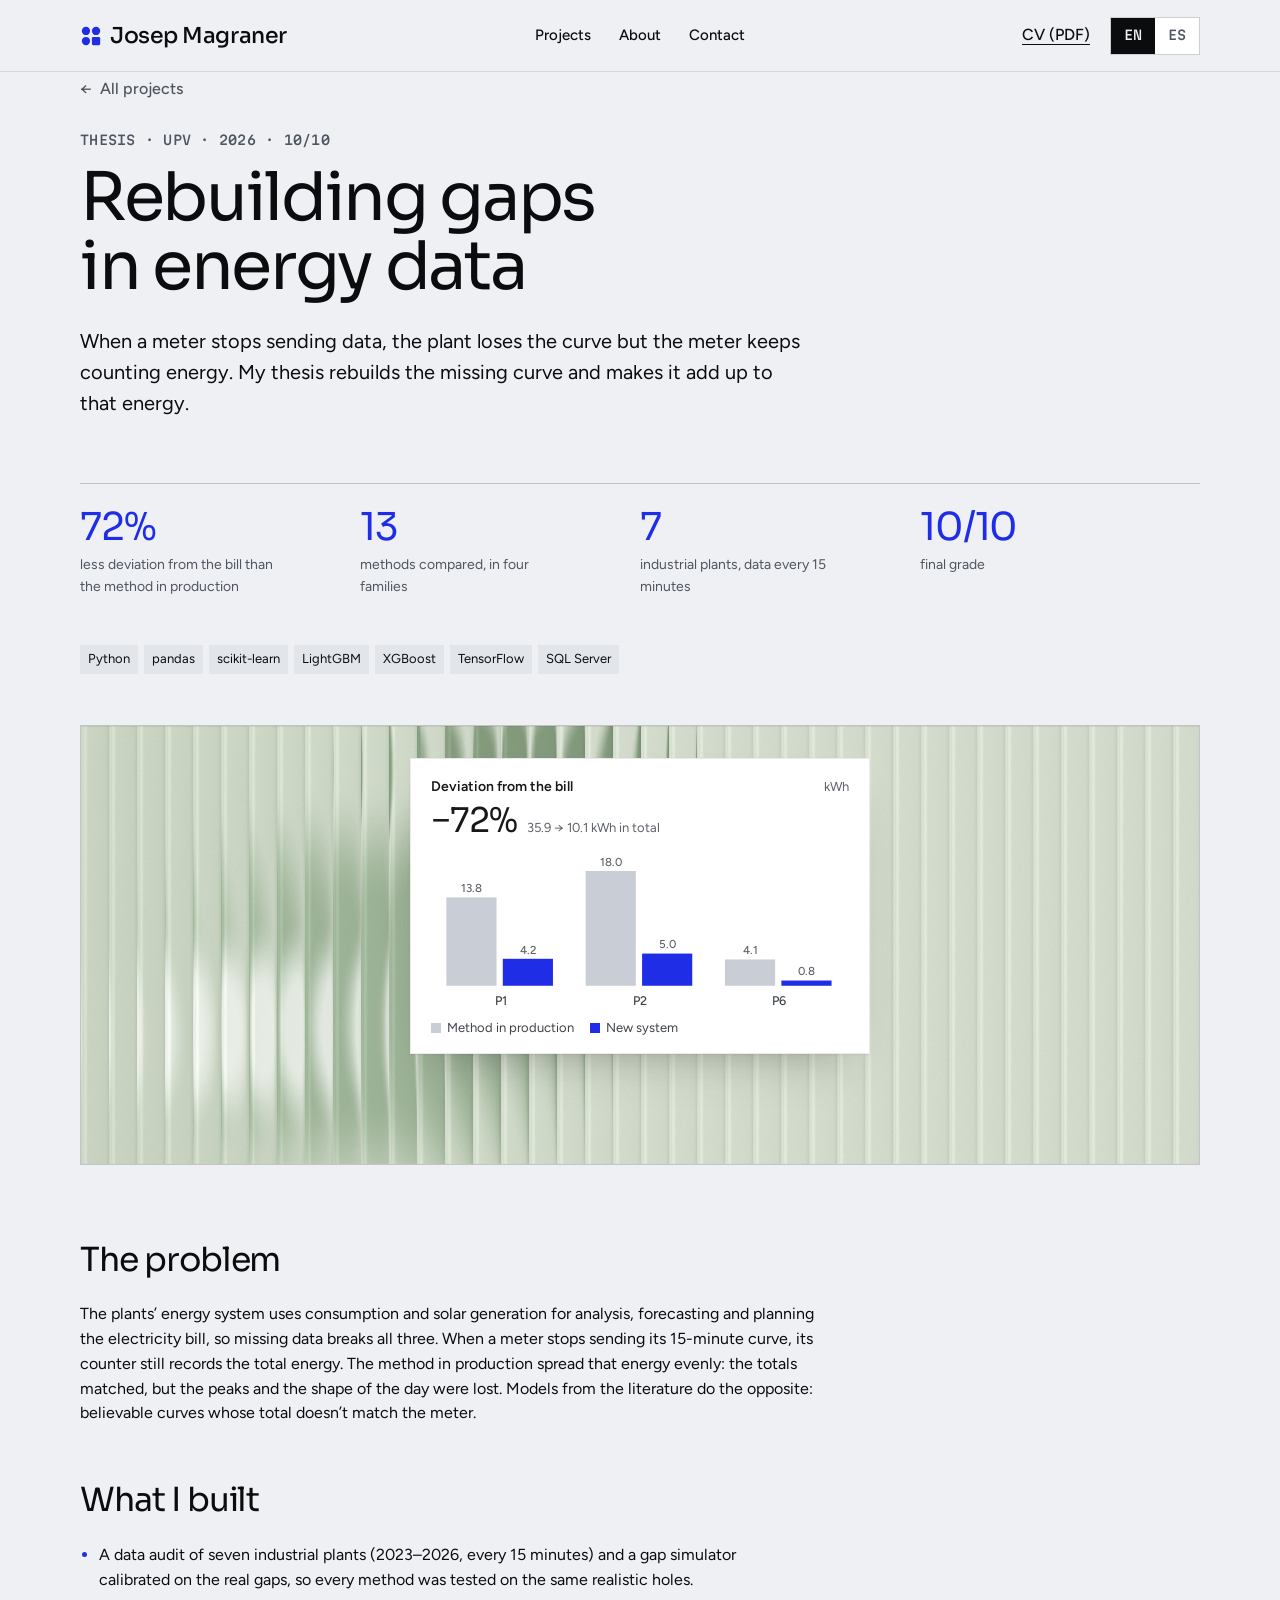
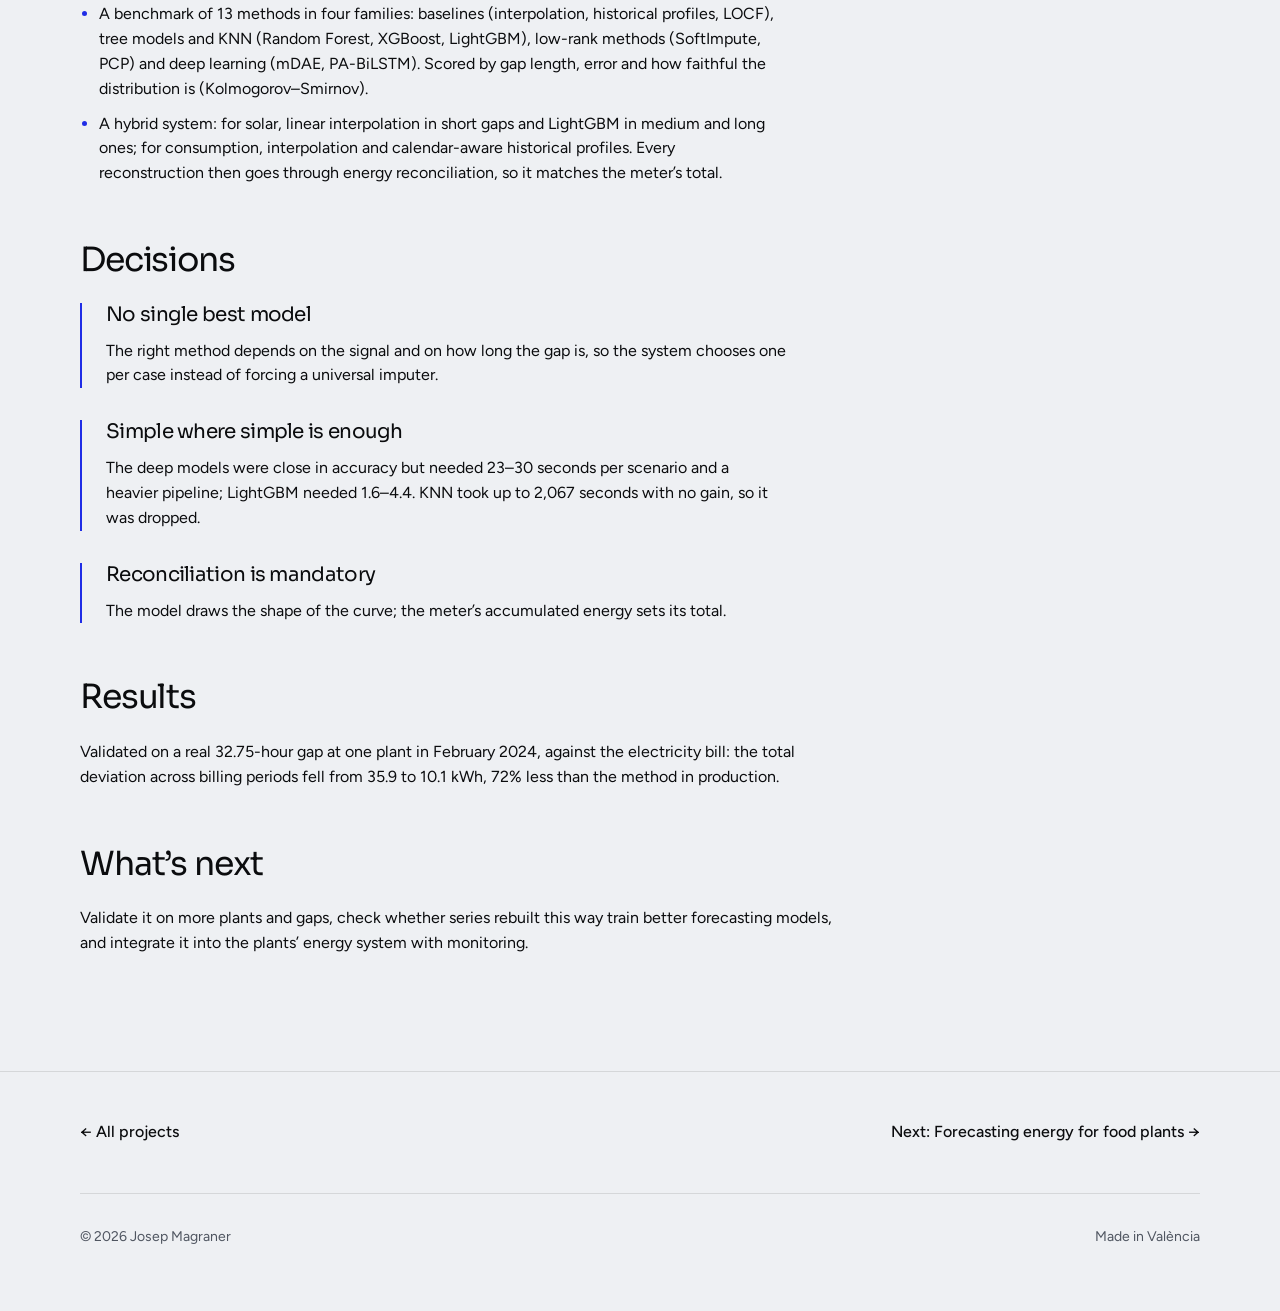
<file: projects/energy-gaps.html>
<!doctype html>
<html lang="en" data-lang="en" data-title-en="Rebuilding gaps in energy data · Josep Magraner" data-title-es="Reconstruir huecos en datos energéticos · Josep Magraner" data-type="software" data-radius="sharp" data-ground="sand" data-buttons="arrow" data-motion>
<head>
<meta charset="utf-8">
<meta name="viewport" content="width=device-width, initial-scale=1">
<title>Rebuilding gaps in energy data · Josep Magraner</title>
<meta name="description" content="Rebuilding gaps in energy data: a project by Josep Magraner.">
<meta property="og:type" content="website">
<meta property="og:title" content="Rebuilding gaps in energy data · Josep Magraner">
<meta property="og:description" content="Rebuilding gaps in energy data: a project by Josep Magraner.">
<link rel="icon" href="../favicon.svg" type="image/svg+xml">
<meta name="theme-color" content="#eef0f3">
<link rel="preconnect" href="https://fonts.googleapis.com">
<link rel="preconnect" href="https://fonts.gstatic.com" crossorigin>
<link href="https://fonts.googleapis.com/css2?family=Sora:wght@400..700&family=Figtree:wght@400..600&family=Martian+Mono:wght@400..500&display=swap" rel="stylesheet">
<link rel="stylesheet" href="../assets/system.css">
<link rel="stylesheet" href="../assets/ui/cards.css">
<link rel="stylesheet" href="../assets/motion/motion.css">
<link rel="stylesheet" href="../assets/backgrounds/backgrounds.css">
<link rel="stylesheet" href="../assets/layout/layout.css">
<link rel="stylesheet" href="../assets/icons/icon.css">
<link rel="stylesheet" href="../assets/ui/base.css">
<link rel="stylesheet" href="../assets/ui/checklist/fragment.css">
<link rel="stylesheet" href="../css/site.css">
<script>document.documentElement.classList.add('m-enter');setTimeout(()=>document.documentElement.classList.add('m-enter-done'),700)</script>
<script src="../assets/backgrounds/backgrounds.js"></script>
<script>document.documentElement.classList.add('mo-js');setTimeout(()=>document.documentElement.classList.add('mo-safe'),2500)</script>
</head>
<body>
<header class="nav nav--centre">
  <div class="wrap nav__bar">
    <a class="skip-link" href="#top"><span class="en">Skip to content</span><span class="es">Ir al contenido</span></a>
    <a class="nav__logo" href="../index.html"><span class="mark" data-mark="dots" aria-hidden="true"></span>Josep Magraner</a>
    <nav class="nav__links" aria-label="Main">
      <div class="nav__item"><a class="nav__link" href="../index.html#projects"><span class="en">Projects</span><span class="es">Proyectos</span></a></div>
      <div class="nav__item"><a class="nav__link" href="../index.html#about"><span class="en">About</span><span class="es">Sobre mí</span></a></div>
      <div class="nav__item"><a class="nav__link" href="../index.html#contact"><span class="en">Contact</span><span class="es">Contacto</span></a></div>
    </nav>
    <div class="nav__actions">
      <a class="nav__cv en" href="../cv/Josep-Magraner-CV-EN.pdf">CV (PDF)</a><a class="nav__cv es" href="../cv/Josep-Magraner-CV-ES.pdf">CV (PDF)</a>
      <div class="lang lang--desk" role="group" aria-label="Language / Idioma"><button type="button" data-set-lang="en" aria-pressed="true">EN</button><button type="button" data-set-lang="es" aria-pressed="false">ES</button></div>
    </div>
    <div class="lang lang--mob" role="group" aria-label="Language / Idioma"><button type="button" data-set-lang="en" aria-pressed="true">EN</button><button type="button" data-set-lang="es" aria-pressed="false">ES</button></div>
    <button class="nav__toggle" type="button" aria-expanded="false" aria-label="Menu">
      <svg width="18" height="18" viewBox="0 0 18 18" aria-hidden="true"><path d="M2 5h14M2 13h14" stroke="currentColor" stroke-width="1.6" stroke-linecap="round"/></svg>
    </button>
  </div>
</header>

<main id="top">
  <section class="p-head" aria-labelledby="p-h">
    <div class="wrap">
      <a class="back" href="../index.html#projects">&larr; <span class="en">All projects</span><span class="es">Todos los proyectos</span></a>
      <p class="proj__kind"><span class="en">Thesis · UPV · 2026 · 10/10</span><span class="es">TFG · UPV · 2026 · 10/10</span></p>
      <h1 id="p-h"><span class="en">Rebuilding gaps in energy data</span><span class="es">Reconstruir huecos en datos energéticos</span></h1>
      <p class="p-lead"><span class="en">When a meter stops sending data, the plant loses the curve but the meter keeps counting energy. My thesis rebuilds the missing curve and makes it add up to that energy.</span><span class="es">Cuando un medidor deja de mandar datos, la planta pierde la curva pero el contador sigue contando energía. Mi TFG reconstruye la curva que falta y hace que sume esa energía.</span></p>
      <dl class="facts"><div><dt>72%</dt><dd><span class="en">less deviation from the bill than the method in production</span><span class="es">menos desviación respecto a la factura que el método en producción</span></dd></div><div><dt>13</dt><dd><span class="en">methods compared, in four families</span><span class="es">métodos comparados, en cuatro familias</span></dd></div><div><dt>7</dt><dd><span class="en">industrial plants, data every 15 minutes</span><span class="es">plantas industriales, datos cada 15 minutos</span></dd></div><div><dt>10/10</dt><dd><span class="en">final grade</span><span class="es">nota final</span></dd></div></dl>
      <div class="p-meta"><ul class="proj__tech"><li>Python</li><li>pandas</li><li>scikit-learn</li><li>LightGBM</li><li>XGBoost</li><li>TensorFlow</li><li>SQL Server</li></ul></div>
    </div>
  </section>

  <section class="p-visual">
    <div class="wrap">
      <div class="panel panel--flush" data-fx="fluted-glass" data-fx-seed="43" data-fx-palette='{"bg":"#cdd6c6","surface":"#dce3d6","ink":"#262d24","muted":"#5f6a5a","accent":"#6c8e63"}' data-fx-params='{"speed":0,"calm":0.2,"calmX":0.5,"calmY":0.5}' style="--calm-k:0%">
            <div class="stage"><div class="at-rise fit" style="--fit-max:460px;--ax:max(24px, 50% - 230px);--ay:32px;--ay-sm:16px">
<div class="billchart" role="img" aria-label="Deviation from the electricity bill by billing period: P1 from 13.8 to 4.2 kWh, P2 from 18.0 to 5.0, P6 from 4.1 to 0.8. Total from 35.9 to 10.1 kWh.">
  <div class="billchart__top"><span class="billchart__title"><span class="en">Deviation from the bill</span><span class="es">Desviación respecto a la factura</span></span><span class="billchart__unit">kWh</span></div>
  <div class="billchart__big"><b>&minus;72%</b><span><span class="en">35.9 → 10.1 kWh in total</span><span class="es">35,9 → 10,1 kWh en total</span></span></div>
  <svg viewBox="0 0 400 150" aria-hidden="true"><rect class="bar-old" x="14.7" y="43.4" width="48" height="84.6"/><text class="val" x="38.7" y="38.4" text-anchor="middle">13.8</text><rect class="bar-new" x="68.7" y="102.2" width="48" height="25.8"/><text class="val" x="92.7" y="97.2" text-anchor="middle">4.2</text><text x="66.7" y="146" text-anchor="middle">P1</text><rect class="bar-old" x="148.0" y="18.2" width="48" height="109.8"/><text class="val" x="172.0" y="13.2" text-anchor="middle">18.0</text><rect class="bar-new" x="202.0" y="97.2" width="48" height="30.8"/><text class="val" x="226.0" y="92.2" text-anchor="middle">5.0</text><text x="200.0" y="146" text-anchor="middle">P2</text><rect class="bar-old" x="281.3" y="102.8" width="48" height="25.2"/><text class="val" x="305.3" y="97.8" text-anchor="middle">4.1</text><rect class="bar-new" x="335.3" y="123.0" width="48" height="5.0"/><text class="val" x="359.3" y="118.0" text-anchor="middle">0.8</text><text x="333.3" y="146" text-anchor="middle">P6</text></svg>
  <div class="billchart__legend"><span><i style="background:#c9ced6"></i><span class="en">Method in production</span><span class="es">Método en producción</span></span><span><i style="background:#1f2de6"></i><span class="en">New system</span><span class="es">Sistema nuevo</span></span></div>
</div>
            </div></div>
          </div>
      
    </div>
  </section>

  <section class="p-body">
    <div class="wrap">
      <h2><span class="en">The problem</span><span class="es">El problema</span></h2>
      <p><span class="en">The plants&rsquo; energy system uses consumption and solar generation for analysis, forecasting and planning the electricity bill, so missing data breaks all three. When a meter stops sending its 15-minute curve, its counter still records the total energy. The method in production spread that energy evenly: the totals matched, but the peaks and the shape of the day were lost. Models from the literature do the opposite: believable curves whose total doesn&rsquo;t match the meter.</span><span class="es">El sistema energético de las plantas usa el consumo y la generación solar para el análisis, las previsiones y la planificación de la factura, así que los huecos rompen las tres cosas. Cuando un medidor deja de mandar su curva de 15 minutos, el contador sigue registrando la energía total. El método en producción repartía esa energía a partes iguales: el total cuadraba, pero se perdían los picos y la forma del día. Los modelos de la literatura hacen lo contrario: curvas creíbles cuyo total no cuadra con el contador.</span></p>
      <h2><span class="en">What I built</span><span class="es">Qué construí</span></h2>
      <ul><li><span class="en">A data audit of seven industrial plants (2023–2026, every 15 minutes) and a gap simulator calibrated on the real gaps, so every method was tested on the same realistic holes.</span><span class="es">Una auditoría de los datos de siete plantas industriales (2023-2026, cada 15 minutos) y un simulador de huecos calibrado con los huecos reales, para probar todos los métodos sobre los mismos huecos realistas.</span></li><li><span class="en">A benchmark of 13 methods in four families: baselines (interpolation, historical profiles, LOCF), tree models and KNN (Random Forest, XGBoost, LightGBM), low-rank methods (SoftImpute, PCP) and deep learning (mDAE, PA-BiLSTM). Scored by gap length, error and how faithful the distribution is (Kolmogorov–Smirnov).</span><span class="es">Una comparación de 13 métodos en cuatro familias: baselines (interpolación, perfiles históricos, LOCF), árboles y KNN (Random Forest, XGBoost, LightGBM), métodos de bajo rango (SoftImpute, PCP) y deep learning (mDAE, PA-BiLSTM). Evaluados por longitud del hueco, error y fidelidad de la distribución (Kolmogorov-Smirnov).</span></li><li><span class="en">A hybrid system: for solar, linear interpolation in short gaps and LightGBM in medium and long ones; for consumption, interpolation and calendar-aware historical profiles. Every reconstruction then goes through energy reconciliation, so it matches the meter&rsquo;s total.</span><span class="es">Un sistema híbrido: para la solar, interpolación lineal en huecos cortos y LightGBM en medios y largos; para el consumo, interpolación y perfiles históricos con calendario. Después, cada reconstrucción pasa por una reconciliación energética para que cuadre con el total del contador.</span></li></ul>
      <h2><span class="en">Decisions</span><span class="es">Decisiones</span></h2>
      <div class="decisions">
        <div class="decision"><h3><span class="en">No single best model</span><span class="es">No hay un modelo mejor para todo</span></h3><p><span class="en">The right method depends on the signal and on how long the gap is, so the system chooses one per case instead of forcing a universal imputer.</span><span class="es">El método adecuado depende de la señal y de lo largo que sea el hueco, así que el sistema elige uno en cada caso en vez de forzar un imputador universal.</span></p></div>
        <div class="decision"><h3><span class="en">Simple where simple is enough</span><span class="es">Lo simple, donde basta</span></h3><p><span class="en">The deep models were close in accuracy but needed 23–30 seconds per scenario and a heavier pipeline; LightGBM needed 1.6–4.4. KNN took up to 2,067 seconds with no gain, so it was dropped.</span><span class="es">Los modelos profundos se acercaban en precisión pero tardaban 23-30 segundos por escenario y pedían más infraestructura; LightGBM, 1,6-4,4. KNN llegaba a 2.067 segundos sin mejorar nada, así que quedó fuera.</span></p></div>
        <div class="decision"><h3><span class="en">Reconciliation is mandatory</span><span class="es">La reconciliación es obligatoria</span></h3><p><span class="en">The model draws the shape of the curve; the meter&rsquo;s accumulated energy sets its total.</span><span class="es">El modelo dibuja la forma de la curva; la energía acumulada del contador fija su total.</span></p></div>
      </div>
      <h2><span class="en">Results</span><span class="es">Resultados</span></h2>
      <p><span class="en">Validated on a real 32.75-hour gap at one plant in February 2024, against the electricity bill: the total deviation across billing periods fell from 35.9 to 10.1 kWh, 72% less than the method in production.</span><span class="es">Validado sobre un hueco real de 32,75 horas en una planta, en febrero de 2024, contra la factura eléctrica: la desviación total por periodos bajó de 35,9 a 10,1 kWh, un 72 % menos que el método en producción.</span></p>
      <h2><span class="en">What&rsquo;s next</span><span class="es">Lo siguiente</span></h2>
      <p><span class="en">Validate it on more plants and gaps, check whether series rebuilt this way train better forecasting models, and integrate it into the plants&rsquo; energy system with monitoring.</span><span class="es">Validarlo en más plantas y huecos, comprobar si las series reconstruidas así entrenan mejores modelos de previsión e integrarlo en el sistema energético de las plantas con monitorización.</span></p>
    </div>
  </section>

  <nav class="p-next" aria-label="Next project">
    <div class="wrap">
      <a href="../index.html#projects">&larr; <span class="en">All projects</span><span class="es">Todos los proyectos</span></a>
      <a href="energy-forecasting.html"><span class="en">Next</span><span class="es">Siguiente</span>: <span class="en">Forecasting energy for food plants</span><span class="es">Previsión energética para plantas de alimentación</span> &rarr;</a>
    </div>
  </nav>
</main>

<footer class="wrap foot">
  <span>&copy; 2026 Josep Magraner</span>
  <span><span class="en">Made in València</span><span class="es">Hecho en València</span></span>
</footer>

<script src="../js/lang.js"></script>
<script src="../js/video.js" defer></script>
<script type="module" src="../assets/system.js"></script>
<script type="module" src="../assets/motion/motion.js"></script>
<script type="module" src="../assets/layout/layout.js"></script>
</body>
</html>
</file>
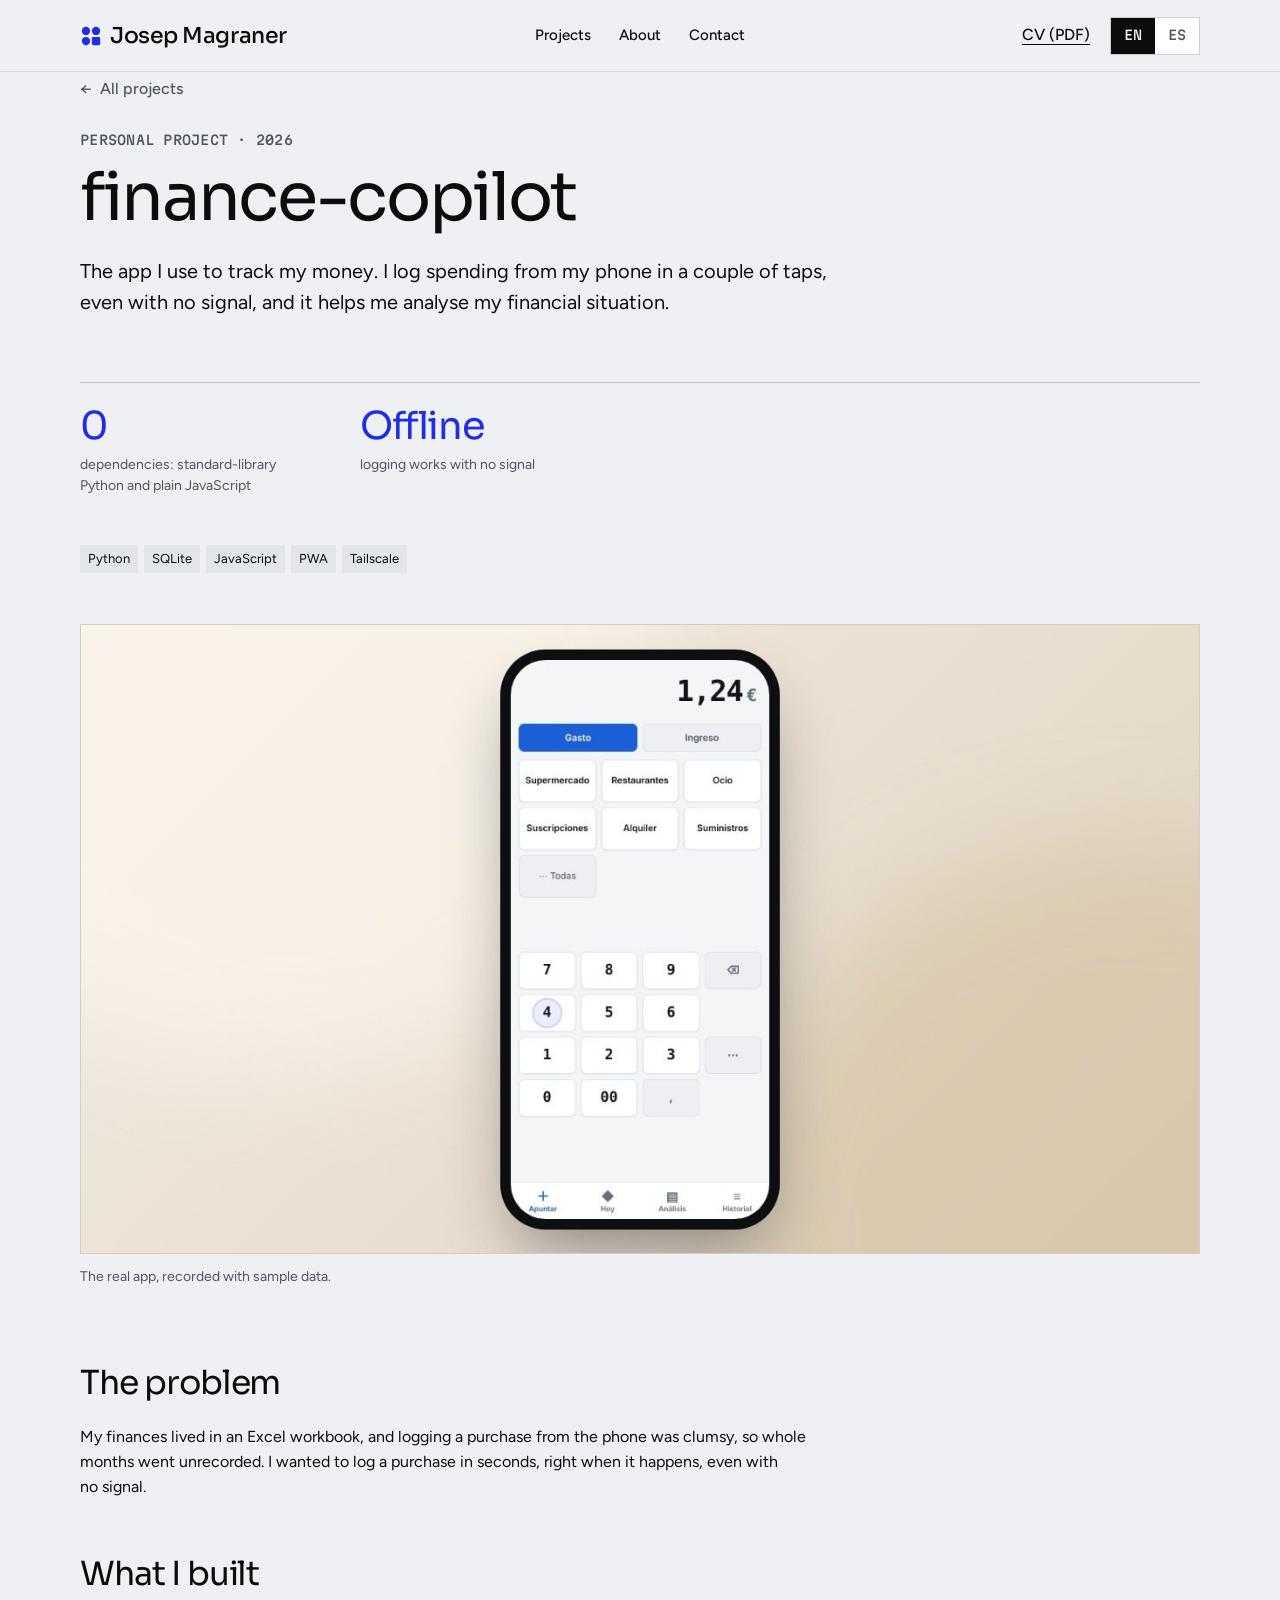
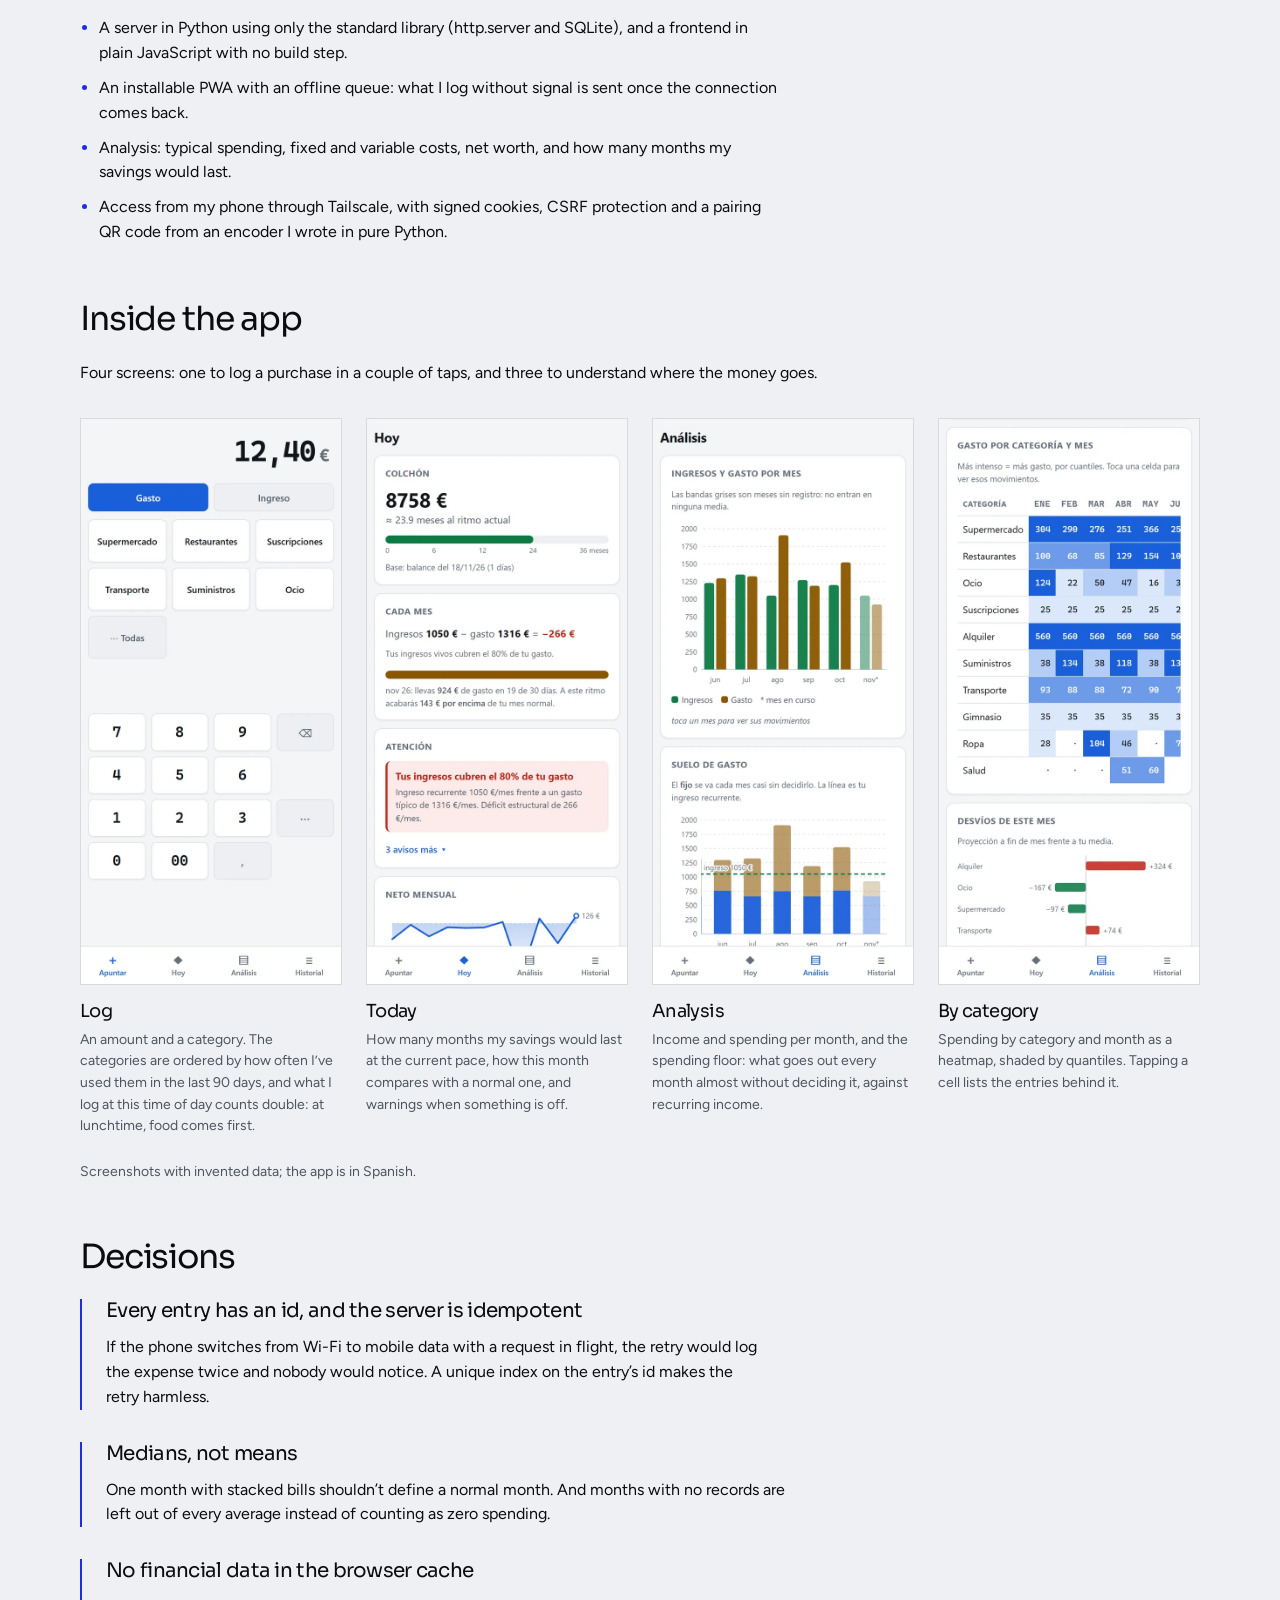
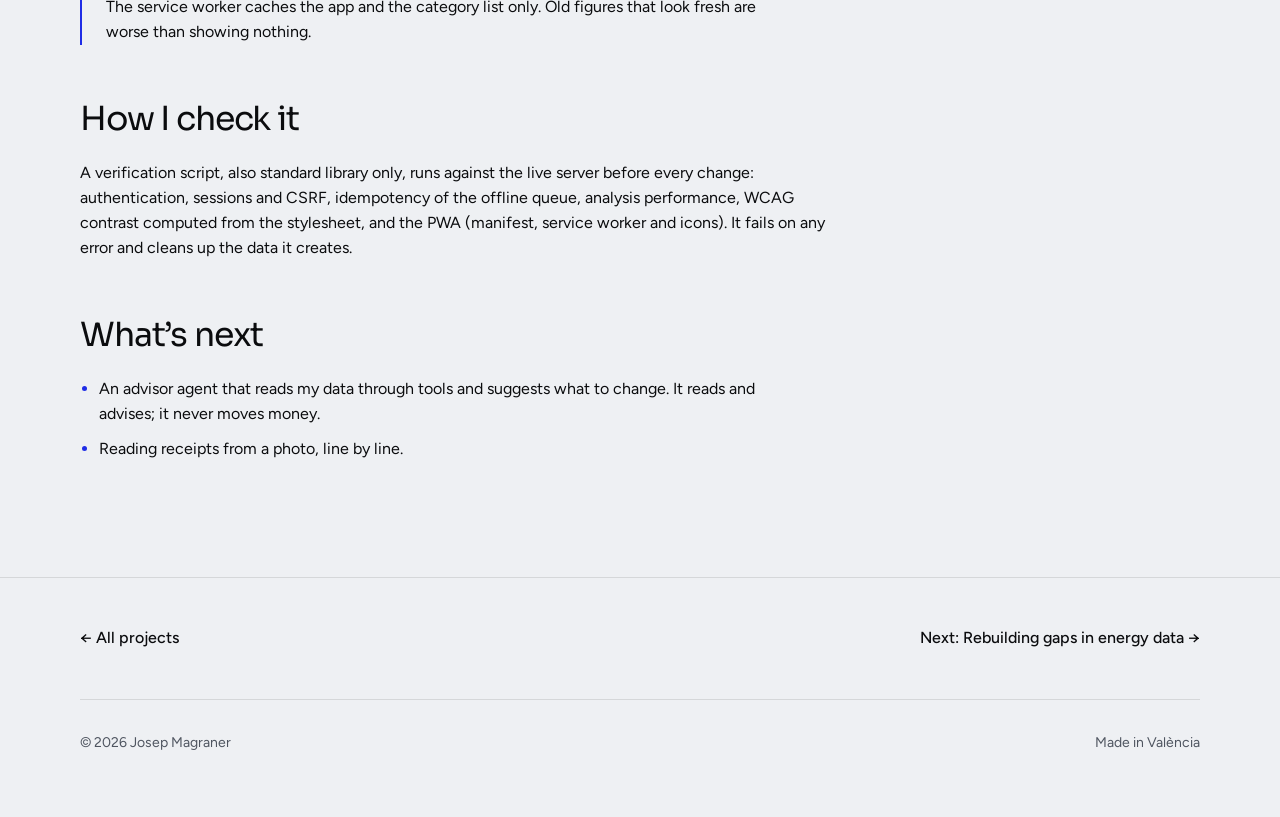
<file: projects/finance-copilot.html>
<!doctype html>
<html lang="en" data-lang="en" data-title-en="finance-copilot · Josep Magraner" data-title-es="finance-copilot · Josep Magraner" data-type="software" data-radius="sharp" data-ground="sand" data-buttons="arrow" data-motion>
<head>
<meta charset="utf-8">
<meta name="viewport" content="width=device-width, initial-scale=1">
<title>finance-copilot · Josep Magraner</title>
<meta name="description" content="finance-copilot: a project by Josep Magraner.">
<meta property="og:type" content="website">
<meta property="og:title" content="finance-copilot · Josep Magraner">
<meta property="og:description" content="finance-copilot: a project by Josep Magraner.">
<link rel="icon" href="../favicon.svg" type="image/svg+xml">
<meta name="theme-color" content="#eef0f3">
<link rel="preconnect" href="https://fonts.googleapis.com">
<link rel="preconnect" href="https://fonts.gstatic.com" crossorigin>
<link href="https://fonts.googleapis.com/css2?family=Sora:wght@400..700&family=Figtree:wght@400..600&family=Martian+Mono:wght@400..500&display=swap" rel="stylesheet">
<link rel="stylesheet" href="../assets/system.css">
<link rel="stylesheet" href="../assets/ui/cards.css">
<link rel="stylesheet" href="../assets/motion/motion.css">
<link rel="stylesheet" href="../assets/backgrounds/backgrounds.css">
<link rel="stylesheet" href="../assets/layout/layout.css">
<link rel="stylesheet" href="../assets/icons/icon.css">
<link rel="stylesheet" href="../assets/ui/base.css">
<link rel="stylesheet" href="../assets/ui/checklist/fragment.css">
<link rel="stylesheet" href="../css/site.css">
<script>document.documentElement.classList.add('m-enter');setTimeout(()=>document.documentElement.classList.add('m-enter-done'),700)</script>
<script src="../assets/backgrounds/backgrounds.js"></script>
<script>document.documentElement.classList.add('mo-js');setTimeout(()=>document.documentElement.classList.add('mo-safe'),2500)</script>
</head>
<body>
<header class="nav nav--centre">
  <div class="wrap nav__bar">
    <a class="skip-link" href="#top"><span class="en">Skip to content</span><span class="es">Ir al contenido</span></a>
    <a class="nav__logo" href="../index.html"><span class="mark" data-mark="dots" aria-hidden="true"></span>Josep Magraner</a>
    <nav class="nav__links" aria-label="Main">
      <div class="nav__item"><a class="nav__link" href="../index.html#projects"><span class="en">Projects</span><span class="es">Proyectos</span></a></div>
      <div class="nav__item"><a class="nav__link" href="../index.html#about"><span class="en">About</span><span class="es">Sobre mí</span></a></div>
      <div class="nav__item"><a class="nav__link" href="../index.html#contact"><span class="en">Contact</span><span class="es">Contacto</span></a></div>
    </nav>
    <div class="nav__actions">
      <a class="nav__cv en" href="../cv/Josep-Magraner-CV-EN.pdf">CV (PDF)</a><a class="nav__cv es" href="../cv/Josep-Magraner-CV-ES.pdf">CV (PDF)</a>
      <div class="lang lang--desk" role="group" aria-label="Language / Idioma"><button type="button" data-set-lang="en" aria-pressed="true">EN</button><button type="button" data-set-lang="es" aria-pressed="false">ES</button></div>
    </div>
    <div class="lang lang--mob" role="group" aria-label="Language / Idioma"><button type="button" data-set-lang="en" aria-pressed="true">EN</button><button type="button" data-set-lang="es" aria-pressed="false">ES</button></div>
    <button class="nav__toggle" type="button" aria-expanded="false" aria-label="Menu">
      <svg width="18" height="18" viewBox="0 0 18 18" aria-hidden="true"><path d="M2 5h14M2 13h14" stroke="currentColor" stroke-width="1.6" stroke-linecap="round"/></svg>
    </button>
  </div>
</header>

<main id="top">
  <section class="p-head" aria-labelledby="p-h">
    <div class="wrap">
      <a class="back" href="../index.html#projects">&larr; <span class="en">All projects</span><span class="es">Todos los proyectos</span></a>
      <p class="proj__kind"><span class="en">Personal project · 2026</span><span class="es">Proyecto personal · 2026</span></p>
      <h1 id="p-h">finance-copilot</h1>
      <p class="p-lead"><span class="en">The app I use to track my money. I log spending from my phone in a couple of taps, even with no signal, and it helps me analyse my financial situation.</span><span class="es">La app con la que llevo mis cuentas. Apunto un gasto desde el móvil en un par de toques, aunque no haya cobertura, y con ella analizo mi situación financiera.</span></p>
      <dl class="facts"><div><dt>0</dt><dd><span class="en">dependencies: standard-library Python and plain JavaScript</span><span class="es">dependencias: Python estándar y JavaScript sin librerías</span></dd></div><div><dt>Offline</dt><dd><span class="en">logging works with no signal</span><span class="es">apuntar funciona sin cobertura</span></dd></div></dl>
      <div class="p-meta"><ul class="proj__tech"><li>Python</li><li>SQLite</li><li>JavaScript</li><li>PWA</li><li>Tailscale</li></ul></div>
    </div>
  </section>

  <section class="p-visual">
    <div class="wrap">
      <div class="vid vid--finance-copilot"><video autoplay muted loop playsinline preload="metadata" poster="../media/finance-copilot.jpg" aria-label="Recording of finance-copilot with sample data: logging an expense, the overview, the analysis and the offline queue"><source src="../media/finance-copilot.mp4" type="video/mp4"></video></div>
      <p class="vid__note"><span class="en">The real app, recorded with sample data.</span><span class="es">La app real, grabada con datos de ejemplo.</span></p>
    </div>
  </section>

  <section class="p-body">
    <div class="wrap">
      <h2><span class="en">The problem</span><span class="es">El problema</span></h2>
      <p><span class="en">My finances lived in an Excel workbook, and logging a purchase from the phone was clumsy, so whole months went unrecorded. I wanted to log a purchase in seconds, right when it happens, even with no signal.</span><span class="es">Mis finanzas vivían en un Excel, y apuntar un gasto desde el móvil era incómodo, así que se quedaban meses enteros sin registrar. Quería apuntar un gasto en segundos, en el momento, aunque no haya cobertura.</span></p>
      <h2><span class="en">What I built</span><span class="es">Qué construí</span></h2>
      <ul><li><span class="en">A server in Python using only the standard library (http.server and SQLite), and a frontend in plain JavaScript with no build step.</span><span class="es">Un servidor en Python solo con la biblioteca estándar (http.server y SQLite) y un frontend en JavaScript sin paso de build.</span></li><li><span class="en">An installable PWA with an offline queue: what I log without signal is sent once the connection comes back.</span><span class="es">Una PWA instalable con cola offline: lo que apunto sin cobertura se envía cuando vuelve la conexión.</span></li><li><span class="en">Analysis: typical spending, fixed and variable costs, net worth, and how many months my savings would last.</span><span class="es">Análisis: gasto típico, fijo y variable, patrimonio y cuántos meses me duraría el ahorro.</span></li><li><span class="en">Access from my phone through Tailscale, with signed cookies, CSRF protection and a pairing QR code from an encoder I wrote in pure Python.</span><span class="es">Acceso desde el móvil por Tailscale, con cookies firmadas, protección CSRF y un QR de emparejamiento de un codificador escrito en Python puro.</span></li></ul>
      <h2><span class="en">Inside the app</span><span class="es">Por dentro</span></h2>
      <p><span class="en">Four screens: one to log a purchase in a couple of taps, and three to understand where the money goes.</span><span class="es">Cuatro pantallas: una para apuntar un gasto en un par de toques y tres para entender adónde va el dinero.</span></p>
      <ul class="shots shots--phone shots--light">
        <li><figure class="shot"><div class="shot__img"><img src="../media/shots/fc-log.webp" width="600" height="1298" loading="lazy" decoding="async" alt="Logging screen: an amount on a keypad and the category buttons" data-alt-en="Logging screen: an amount on a keypad and the category buttons" data-alt-es="Pantalla de apuntar: un importe en el teclado y los botones de categoría"></div><figcaption><h3><span class="en">Log</span><span class="es">Apuntar</span></h3><p><span class="en">An amount and a category. The categories are ordered by how often I&rsquo;ve used them in the last 90 days, and what I log at this time of day counts double: at lunchtime, food comes first.</span><span class="es">Un importe y una categoría. Las categorías se ordenan por lo que más he usado en los últimos 90 días, y lo que apunto a esta hora del día cuenta el doble: a mediodía, la comida sale primero.</span></p></figcaption></figure></li>
        <li><figure class="shot"><div class="shot__img"><img src="../media/shots/fc-today.webp" width="600" height="1298" loading="lazy" decoding="async" alt="Today screen: savings in months at the current pace, the month so far and a warning" data-alt-en="Today screen: savings in months at the current pace, the month so far and a warning" data-alt-es="Pantalla de hoy: el ahorro en meses al ritmo actual, cómo va el mes y un aviso"></div><figcaption><h3><span class="en">Today</span><span class="es">Hoy</span></h3><p><span class="en">How many months my savings would last at the current pace, how this month compares with a normal one, and warnings when something is off.</span><span class="es">Cuántos meses me duraría el ahorro al ritmo actual, cómo va el mes frente a uno normal y avisos cuando algo se sale.</span></p></figcaption></figure></li>
        <li><figure class="shot"><div class="shot__img"><img src="../media/shots/fc-analysis.webp" width="600" height="1298" loading="lazy" decoding="async" alt="Analysis screen: income and spending per month, and the spending floor against recurring income" data-alt-en="Analysis screen: income and spending per month, and the spending floor against recurring income" data-alt-es="Pantalla de análisis: ingresos y gasto por mes, y el suelo de gasto frente al ingreso recurrente"></div><figcaption><h3><span class="en">Analysis</span><span class="es">Análisis</span></h3><p><span class="en">Income and spending per month, and the spending floor: what goes out every month almost without deciding it, against recurring income.</span><span class="es">Ingresos y gasto por mes, y el suelo de gasto: lo que se va cada mes casi sin decidirlo, frente al ingreso recurrente.</span></p></figcaption></figure></li>
        <li><figure class="shot"><div class="shot__img"><img src="../media/shots/fc-categories.webp" width="600" height="1298" loading="lazy" decoding="async" alt="Spending by category and month as a heatmap" data-alt-en="Spending by category and month as a heatmap" data-alt-es="El gasto por categoría y mes como mapa de calor"></div><figcaption><h3><span class="en">By category</span><span class="es">Por categoría</span></h3><p><span class="en">Spending by category and month as a heatmap, shaded by quantiles. Tapping a cell lists the entries behind it.</span><span class="es">El gasto por categoría y mes como mapa de calor, sombreado por cuantiles. Al tocar una celda salen los movimientos que hay detrás.</span></p></figcaption></figure></li>
      </ul>
      <p class="shots__note"><span class="en">Screenshots with invented data; the app is in Spanish.</span><span class="es">Capturas con datos inventados.</span></p>
      <h2><span class="en">Decisions</span><span class="es">Decisiones</span></h2>
      <div class="decisions">
        <div class="decision"><h3><span class="en">Every entry has an id, and the server is idempotent</span><span class="es">Cada apunte lleva un id y el servidor es idempotente</span></h3><p><span class="en">If the phone switches from Wi-Fi to mobile data with a request in flight, the retry would log the expense twice and nobody would notice. A unique index on the entry&rsquo;s id makes the retry harmless.</span><span class="es">Si el móvil pasa del wifi a los datos con una petición en vuelo, el reintento apuntaría el gasto dos veces y nadie se daría cuenta. Un índice único sobre el id del apunte hace que el reintento no tenga efecto.</span></p></div>
        <div class="decision"><h3><span class="en">Medians, not means</span><span class="es">Medianas, no medias</span></h3><p><span class="en">One month with stacked bills shouldn&rsquo;t define a normal month. And months with no records are left out of every average instead of counting as zero spending.</span><span class="es">Un mes con recibos acumulados no debe definir lo normal. Y los meses sin registros quedan fuera de todas las medias en vez de contar como gasto cero.</span></p></div>
        <div class="decision"><h3><span class="en">No financial data in the browser cache</span><span class="es">Ningún dato financiero en la caché del navegador</span></h3><p><span class="en">The service worker caches the app and the category list only. Old figures that look fresh are worse than showing nothing.</span><span class="es">El service worker guarda en caché la app y la lista de categorías, nada más. Unas cifras viejas con aspecto de nuevas son peores que no enseñar nada.</span></p></div>
      </div>
      <h2><span class="en">How I check it</span><span class="es">Cómo lo compruebo</span></h2>
      <p><span class="en">A verification script, also standard library only, runs against the live server before every change: authentication, sessions and CSRF, idempotency of the offline queue, analysis performance, WCAG contrast computed from the stylesheet, and the PWA (manifest, service worker and icons). It fails on any error and cleans up the data it creates.</span><span class="es">Un script de verificación, también solo con la biblioteca estándar, se pasa contra el servidor en marcha antes de cada cambio: autenticación, sesión y CSRF, idempotencia de la cola offline, rendimiento del análisis, contraste WCAG calculado desde la hoja de estilos y la PWA (manifest, service worker e iconos). Falla ante cualquier error y borra los datos que crea.</span></p>
      <h2><span class="en">What&rsquo;s next</span><span class="es">Lo siguiente</span></h2>
      <ul><li><span class="en">An advisor agent that reads my data through tools and suggests what to change. It reads and advises; it never moves money.</span><span class="es">Un agente asesor que lee mis datos con herramientas y propone qué cambiar. Lee y aconseja; nunca mueve dinero.</span></li><li><span class="en">Reading receipts from a photo, line by line.</span><span class="es">Leer tickets desde una foto, línea a línea.</span></li></ul>
    </div>
  </section>

  <nav class="p-next" aria-label="Next project">
    <div class="wrap">
      <a href="../index.html#projects">&larr; <span class="en">All projects</span><span class="es">Todos los proyectos</span></a>
      <a href="energy-gaps.html"><span class="en">Next</span><span class="es">Siguiente</span>: <span class="en">Rebuilding gaps in energy data</span><span class="es">Reconstruir huecos en datos energéticos</span> &rarr;</a>
    </div>
  </nav>
</main>

<footer class="wrap foot">
  <span>&copy; 2026 Josep Magraner</span>
  <span><span class="en">Made in València</span><span class="es">Hecho en València</span></span>
</footer>

<script src="../js/lang.js"></script>
<script src="../js/video.js" defer></script>
<script type="module" src="../assets/system.js"></script>
<script type="module" src="../assets/motion/motion.js"></script>
<script type="module" src="../assets/layout/layout.js"></script>
</body>
</html>
</file>
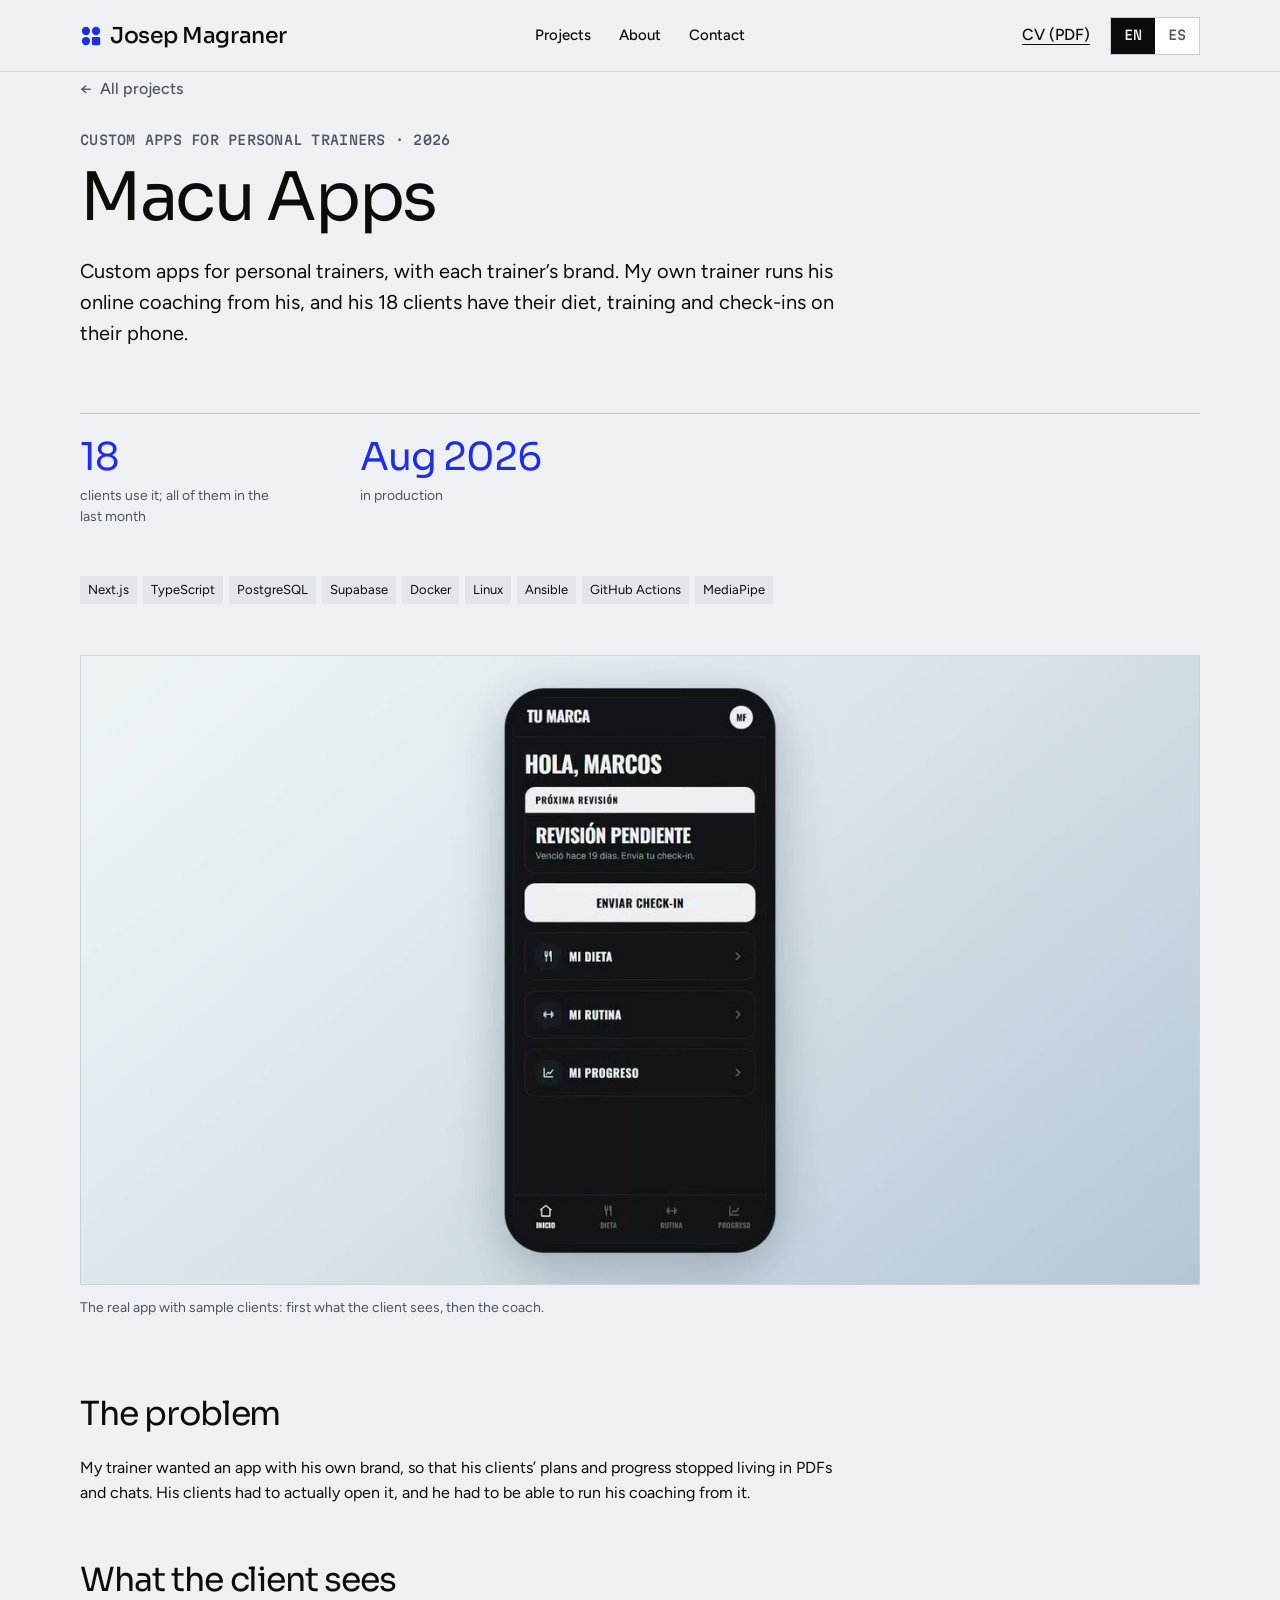
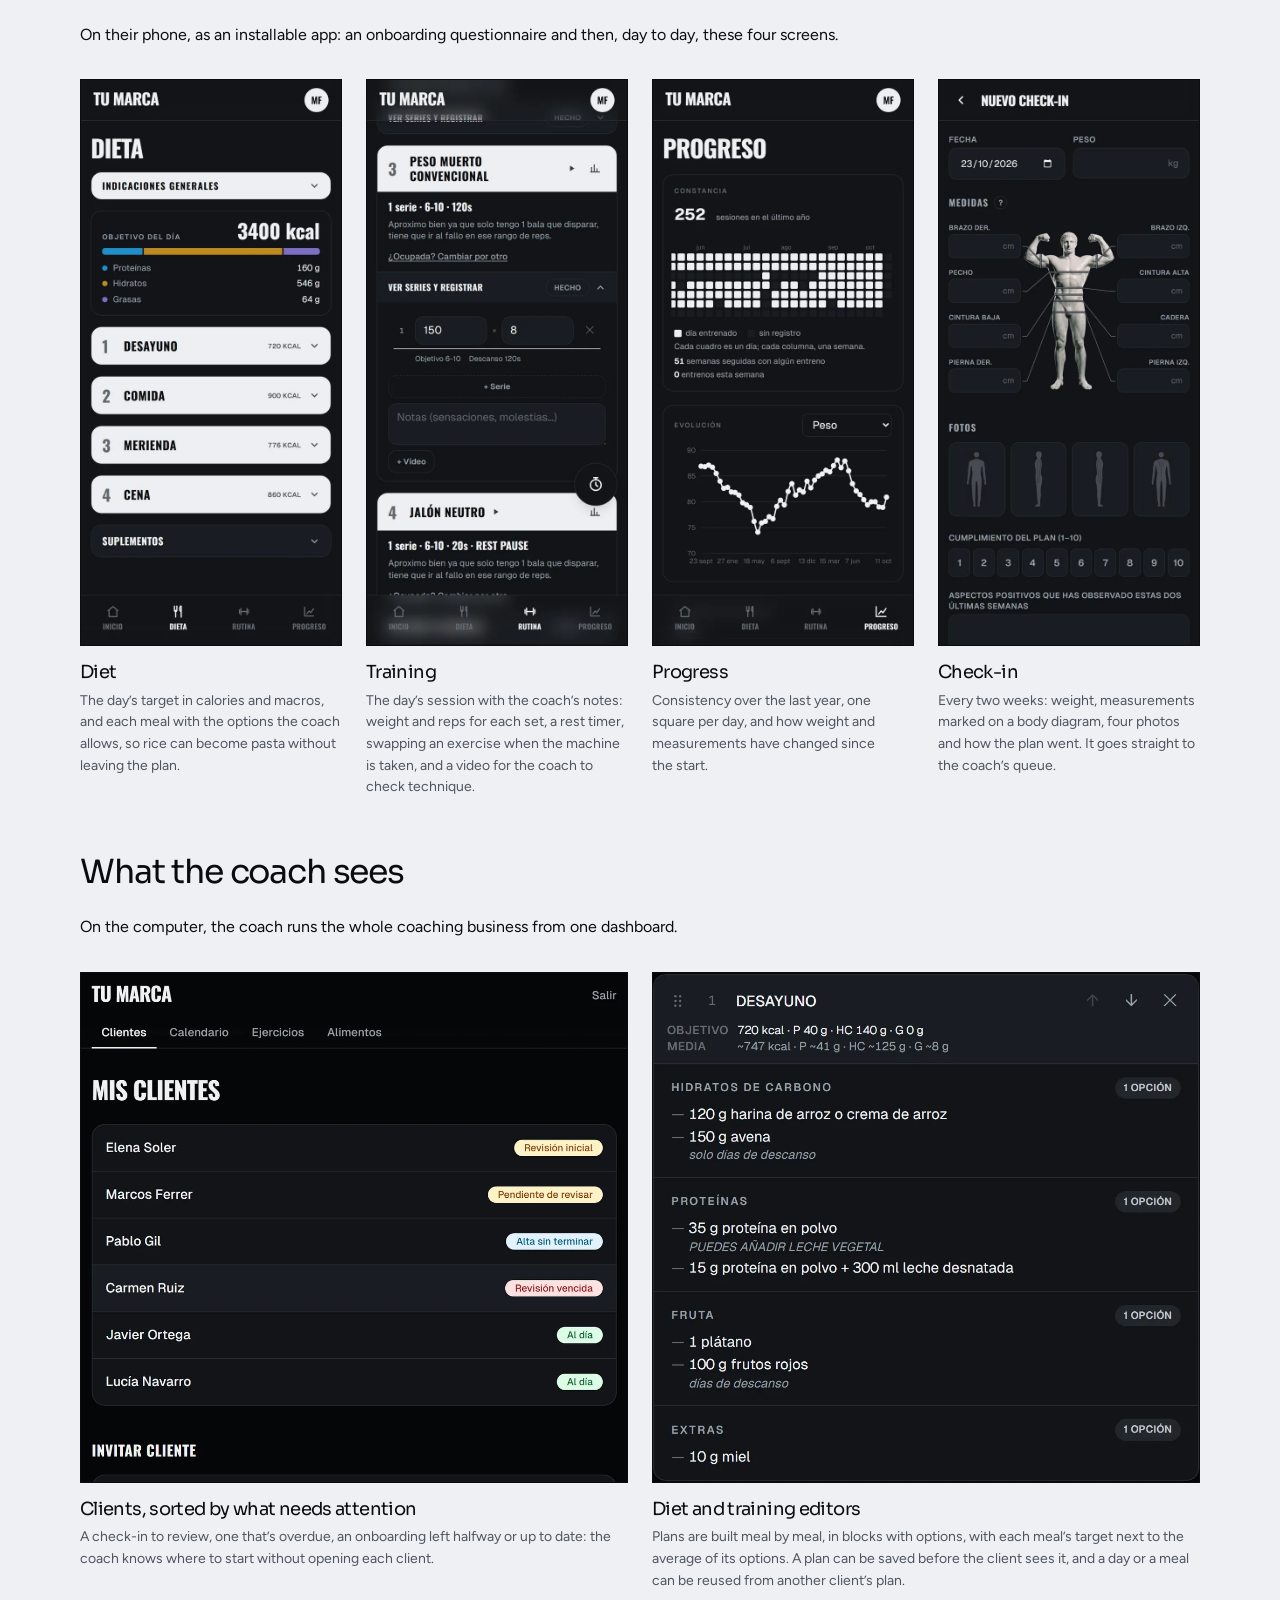
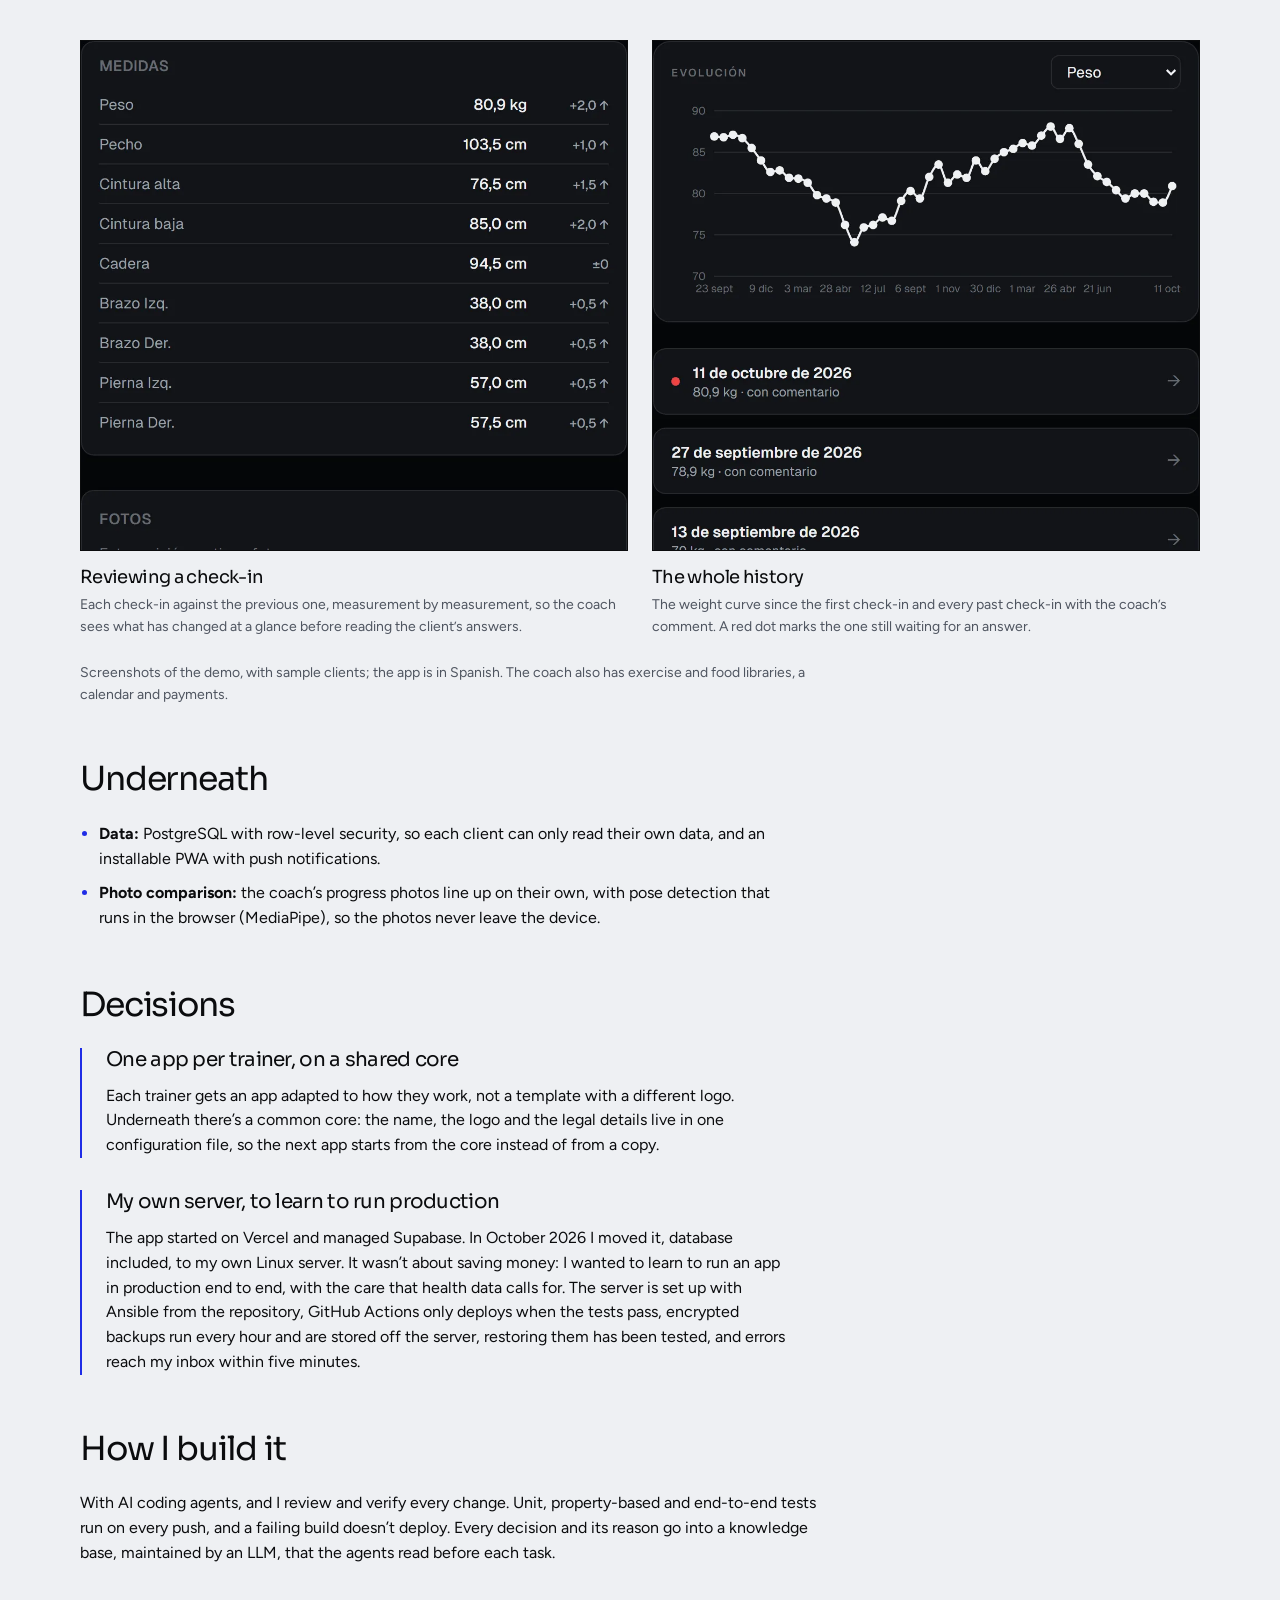
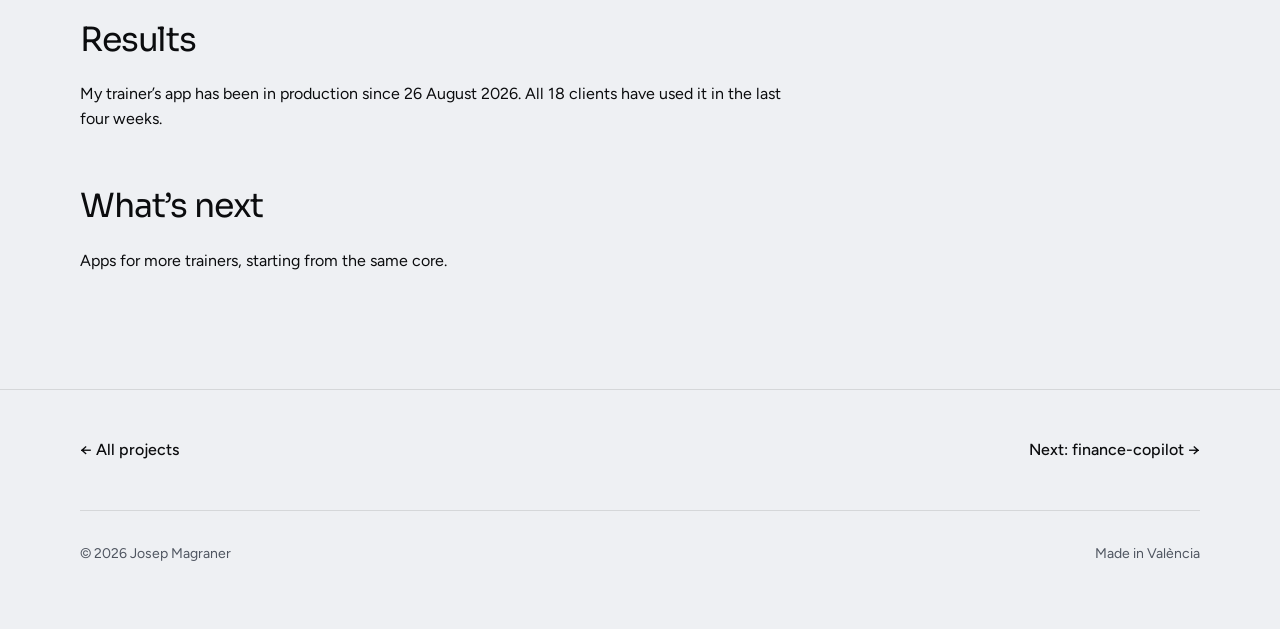
<file: projects/macu-apps.html>
<!doctype html>
<html lang="en" data-lang="en" data-title-en="Macu Apps · Josep Magraner" data-title-es="Macu Apps · Josep Magraner" data-type="software" data-radius="sharp" data-ground="sand" data-buttons="arrow" data-motion>
<head>
<meta charset="utf-8">
<meta name="viewport" content="width=device-width, initial-scale=1">
<title>Macu Apps · Josep Magraner</title>
<meta name="description" content="Macu Apps: a project by Josep Magraner.">
<meta property="og:type" content="website">
<meta property="og:title" content="Macu Apps · Josep Magraner">
<meta property="og:description" content="Macu Apps: a project by Josep Magraner.">
<link rel="icon" href="../favicon.svg" type="image/svg+xml">
<meta name="theme-color" content="#eef0f3">
<link rel="preconnect" href="https://fonts.googleapis.com">
<link rel="preconnect" href="https://fonts.gstatic.com" crossorigin>
<link href="https://fonts.googleapis.com/css2?family=Sora:wght@400..700&family=Figtree:wght@400..600&family=Martian+Mono:wght@400..500&display=swap" rel="stylesheet">
<link rel="stylesheet" href="../assets/system.css">
<link rel="stylesheet" href="../assets/ui/cards.css">
<link rel="stylesheet" href="../assets/motion/motion.css">
<link rel="stylesheet" href="../assets/backgrounds/backgrounds.css">
<link rel="stylesheet" href="../assets/layout/layout.css">
<link rel="stylesheet" href="../assets/icons/icon.css">
<link rel="stylesheet" href="../assets/ui/base.css">
<link rel="stylesheet" href="../assets/ui/checklist/fragment.css">
<link rel="stylesheet" href="../css/site.css">
<script>document.documentElement.classList.add('m-enter');setTimeout(()=>document.documentElement.classList.add('m-enter-done'),700)</script>
<script src="../assets/backgrounds/backgrounds.js"></script>
<script>document.documentElement.classList.add('mo-js');setTimeout(()=>document.documentElement.classList.add('mo-safe'),2500)</script>
</head>
<body>
<header class="nav nav--centre">
  <div class="wrap nav__bar">
    <a class="skip-link" href="#top"><span class="en">Skip to content</span><span class="es">Ir al contenido</span></a>
    <a class="nav__logo" href="../index.html"><span class="mark" data-mark="dots" aria-hidden="true"></span>Josep Magraner</a>
    <nav class="nav__links" aria-label="Main">
      <div class="nav__item"><a class="nav__link" href="../index.html#projects"><span class="en">Projects</span><span class="es">Proyectos</span></a></div>
      <div class="nav__item"><a class="nav__link" href="../index.html#about"><span class="en">About</span><span class="es">Sobre mí</span></a></div>
      <div class="nav__item"><a class="nav__link" href="../index.html#contact"><span class="en">Contact</span><span class="es">Contacto</span></a></div>
    </nav>
    <div class="nav__actions">
      <a class="nav__cv en" href="../cv/Josep-Magraner-CV-EN.pdf">CV (PDF)</a><a class="nav__cv es" href="../cv/Josep-Magraner-CV-ES.pdf">CV (PDF)</a>
      <div class="lang lang--desk" role="group" aria-label="Language / Idioma"><button type="button" data-set-lang="en" aria-pressed="true">EN</button><button type="button" data-set-lang="es" aria-pressed="false">ES</button></div>
    </div>
    <div class="lang lang--mob" role="group" aria-label="Language / Idioma"><button type="button" data-set-lang="en" aria-pressed="true">EN</button><button type="button" data-set-lang="es" aria-pressed="false">ES</button></div>
    <button class="nav__toggle" type="button" aria-expanded="false" aria-label="Menu">
      <svg width="18" height="18" viewBox="0 0 18 18" aria-hidden="true"><path d="M2 5h14M2 13h14" stroke="currentColor" stroke-width="1.6" stroke-linecap="round"/></svg>
    </button>
  </div>
</header>

<main id="top">
  <section class="p-head" aria-labelledby="p-h">
    <div class="wrap">
      <a class="back" href="../index.html#projects">&larr; <span class="en">All projects</span><span class="es">Todos los proyectos</span></a>
      <p class="proj__kind"><span class="en">Custom apps for personal trainers · 2026</span><span class="es">Apps a medida para entrenadores · 2026</span></p>
      <h1 id="p-h">Macu Apps</h1>
      <p class="p-lead"><span class="en">Custom apps for personal trainers, with each trainer&rsquo;s brand. My own trainer runs his online coaching from his, and his 18 clients have their diet, training and check-ins on their phone.</span><span class="es">Apps a medida para entrenadores personales, con la marca de cada uno. Mi propio entrenador lleva desde la suya su asesoría online, y sus 18 clientes tienen la dieta, el entreno y las revisiones en el móvil.</span></p>
      <dl class="facts"><div><dt>18</dt><dd><span class="en">clients use it; all of them in the last month</span><span class="es">clientes la usan; todos, en el último mes</span></dd></div><div><dt><span class="en">Aug 2026</span><span class="es">ago 2026</span></dt><dd><span class="en">in production</span><span class="es">en producción</span></dd></div></dl>
      <div class="p-meta"><ul class="proj__tech"><li>Next.js</li><li>TypeScript</li><li>PostgreSQL</li><li>Supabase</li><li>Docker</li><li>Linux</li><li>Ansible</li><li>GitHub Actions</li><li>MediaPipe</li></ul></div>
    </div>
  </section>

  <section class="p-visual">
    <div class="wrap">
      <div class="vid vid--macu-apps"><video autoplay muted loop playsinline preload="metadata" poster="../media/macu-apps.jpg?v=2" aria-label="Recording of the Macu Apps client app and coach dashboard with sample data"><source src="../media/macu-apps.mp4?v=2" type="video/mp4"></video></div>
      <p class="vid__note"><span class="en">The real app with sample clients: first what the client sees, then the coach.</span><span class="es">La app real con clientes de ejemplo: primero lo que ve el cliente y después el coach.</span></p>
    </div>
  </section>

  <section class="p-body">
    <div class="wrap">
      <h2><span class="en">The problem</span><span class="es">El problema</span></h2>
      <p><span class="en">My trainer wanted an app with his own brand, so that his clients&rsquo; plans and progress stopped living in PDFs and chats. His clients had to actually open it, and he had to be able to run his coaching from it.</span><span class="es">Mi entrenador quería una app con su marca, para que los planes y el progreso de sus clientes dejaran de vivir en PDF y chats. Sus clientes tenían que abrirla de verdad, y él tenía que poder llevar su trabajo desde ella.</span></p>
      <h2><span class="en">What the client sees</span><span class="es">Lo que ve el cliente</span></h2>
      <p><span class="en">On their phone, as an installable app: an onboarding questionnaire and then, day to day, these four screens.</span><span class="es">En el móvil, como una app instalable: un cuestionario de alta y, después, en el día a día, estas cuatro pantallas.</span></p>
      <ul class="shots shots--phone">
        <li><figure class="shot"><div class="shot__img"><img src="../media/shots/macu-client-diet.webp" width="600" height="1298" loading="lazy" decoding="async" alt="Diet screen: the day&rsquo;s calorie and macro target and the meals" data-alt-en="Diet screen: the day&rsquo;s calorie and macro target and the meals" data-alt-es="Pantalla de dieta: el objetivo de calorías y macros del día y las comidas"></div><figcaption><h3><span class="en">Diet</span><span class="es">Dieta</span></h3><p><span class="en">The day&rsquo;s target in calories and macros, and each meal with the options the coach allows, so rice can become pasta without leaving the plan.</span><span class="es">El objetivo del día en calorías y macros, y cada comida con las opciones que permite el coach, para cambiar el arroz por pasta sin salirse del plan.</span></p></figcaption></figure></li>
        <li><figure class="shot"><div class="shot__img"><img src="../media/shots/macu-client-training.webp" width="600" height="1298" loading="lazy" decoding="async" alt="Training screen: logging weight and reps for each set" data-alt-en="Training screen: logging weight and reps for each set" data-alt-es="Pantalla de rutina: el registro de peso y repeticiones de cada serie"></div><figcaption><h3><span class="en">Training</span><span class="es">Rutina</span></h3><p><span class="en">The day&rsquo;s session with the coach&rsquo;s notes: weight and reps for each set, a rest timer, swapping an exercise when the machine is taken, and a video for the coach to check technique.</span><span class="es">La sesión del día con las notas del coach: peso y repeticiones de cada serie, temporizador de descanso, cambiar un ejercicio si la máquina está ocupada y un vídeo para que el coach corrija la técnica.</span></p></figcaption></figure></li>
        <li><figure class="shot"><div class="shot__img"><img src="../media/shots/macu-client-progress.webp" width="600" height="1298" loading="lazy" decoding="async" alt="Progress screen: a year of training as a grid of days and the weight chart" data-alt-en="Progress screen: a year of training as a grid of days and the weight chart" data-alt-es="Pantalla de progreso: un año de entrenos como cuadrícula de días y la gráfica de peso"></div><figcaption><h3><span class="en">Progress</span><span class="es">Progreso</span></h3><p><span class="en">Consistency over the last year, one square per day, and how weight and measurements have changed since the start.</span><span class="es">La constancia del último año, un cuadro por día, y cómo han cambiado el peso y las medidas desde el principio.</span></p></figcaption></figure></li>
        <li><figure class="shot"><div class="shot__img"><img src="../media/shots/macu-client-checkin.webp" width="600" height="1298" loading="lazy" decoding="async" alt="Check-in form: weight, measurements on a body diagram, photos and plan adherence" data-alt-en="Check-in form: weight, measurements on a body diagram, photos and plan adherence" data-alt-es="Formulario de revisión: peso, medidas sobre una figura, fotos y cumplimiento del plan"></div><figcaption><h3><span class="en">Check-in</span><span class="es">Revisión</span></h3><p><span class="en">Every two weeks: weight, measurements marked on a body diagram, four photos and how the plan went. It goes straight to the coach&rsquo;s queue.</span><span class="es">Cada dos semanas: peso, medidas señaladas sobre una figura, cuatro fotos y cómo ha ido el plan. Entra directamente en la cola del coach.</span></p></figcaption></figure></li>
      </ul>
      <h2><span class="en">What the coach sees</span><span class="es">Lo que ve el coach</span></h2>
      <p><span class="en">On the computer, the coach runs the whole coaching business from one dashboard.</span><span class="es">En el ordenador, el coach lleva toda su asesoría desde un panel.</span></p>
      <ul class="shots shots--wide">
        <li><figure class="shot"><div class="shot__img"><img src="../media/shots/macu-coach-clients.webp" width="1100" height="992" loading="lazy" decoding="async" alt="Coach dashboard: the client list with a status for each client" data-alt-en="Coach dashboard: the client list with a status for each client" data-alt-es="Panel del coach: la lista de clientes con el estado de cada uno"></div><figcaption><h3><span class="en">Clients, sorted by what needs attention</span><span class="es">Los clientes, por lo que requiere atención</span></h3><p><span class="en">A check-in to review, one that&rsquo;s overdue, an onboarding left halfway or up to date: the coach knows where to start without opening each client.</span><span class="es">Una revisión por mirar, una vencida, un alta a medias o al día: el coach sabe por dónde empezar sin abrir cliente por cliente.</span></p></figcaption></figure></li>
        <li><figure class="shot"><div class="shot__img"><img src="../media/shots/macu-coach-diet.webp" width="1016" height="948" loading="lazy" decoding="async" alt="Diet editor: a meal split into blocks with options, and its target against the average of the options" data-alt-en="Diet editor: a meal split into blocks with options, and its target against the average of the options" data-alt-es="Editor de dieta: una comida en bloques con opciones, y su objetivo frente a la media de las opciones"></div><figcaption><h3><span class="en">Diet and training editors</span><span class="es">Editores de dieta y rutina</span></h3><p><span class="en">Plans are built meal by meal, in blocks with options, with each meal&rsquo;s target next to the average of its options. A plan can be saved before the client sees it, and a day or a meal can be reused from another client&rsquo;s plan.</span><span class="es">Los planes se montan comida a comida, en bloques con opciones, con el objetivo de cada comida junto a la media de sus opciones. Se pueden guardar antes de que los vea el cliente y reutilizar un día o una comida del plan de otro cliente.</span></p></figcaption></figure></li>
        <li><figure class="shot"><div class="shot__img"><img src="../media/shots/macu-coach-checkin.webp" width="1016" height="948" loading="lazy" decoding="async" alt="Check-in review: each measurement with its change since the previous check-in" data-alt-en="Check-in review: each measurement with its change since the previous check-in" data-alt-es="Revisión: cada medida con su cambio desde la revisión anterior"></div><figcaption><h3><span class="en">Reviewing a check-in</span><span class="es">Mirar una revisión</span></h3><p><span class="en">Each check-in against the previous one, measurement by measurement, so the coach sees what has changed at a glance before reading the client&rsquo;s answers.</span><span class="es">Cada revisión frente a la anterior, medida a medida, para que el coach vea de un vistazo qué ha cambiado antes de leer las respuestas del cliente.</span></p></figcaption></figure></li>
        <li><figure class="shot"><div class="shot__img"><img src="../media/shots/macu-coach-history.webp" width="1016" height="948" loading="lazy" decoding="async" alt="Client history: the weight curve and the list of past check-ins" data-alt-en="Client history: the weight curve and the list of past check-ins" data-alt-es="Historial del cliente: la curva de peso y la lista de revisiones anteriores"></div><figcaption><h3><span class="en">The whole history</span><span class="es">Todo el historial</span></h3><p><span class="en">The weight curve since the first check-in and every past check-in with the coach&rsquo;s comment. A red dot marks the one still waiting for an answer.</span><span class="es">La curva de peso desde la primera revisión y cada revisión pasada con el comentario del coach. Un punto rojo marca la que aún espera respuesta.</span></p></figcaption></figure></li>
      </ul>
      <p class="shots__note"><span class="en">Screenshots of the demo, with sample clients; the app is in Spanish. The coach also has exercise and food libraries, a calendar and payments.</span><span class="es">Capturas de la demo, con clientes de ejemplo. El coach tiene además librerías de ejercicios y alimentos, un calendario y los pagos.</span></p>
      <h2><span class="en">Underneath</span><span class="es">Por debajo</span></h2>
      <ul><li><span class="en"><b>Data:</b> PostgreSQL with row-level security, so each client can only read their own data, and an installable PWA with push notifications.</span><span class="es"><b>Datos:</b> PostgreSQL con seguridad a nivel de fila, para que cada cliente solo pueda leer sus datos, y una PWA instalable con notificaciones.</span></li><li><span class="en"><b>Photo comparison:</b> the coach&rsquo;s progress photos line up on their own, with pose detection that runs in the browser (MediaPipe), so the photos never leave the device.</span><span class="es"><b>Comparar fotos:</b> las fotos de progreso se alinean solas para el coach, con detección de pose en el navegador (MediaPipe), así que las fotos no salen del dispositivo.</span></li></ul>
      <h2><span class="en">Decisions</span><span class="es">Decisiones</span></h2>
      <div class="decisions">
        <div class="decision"><h3><span class="en">One app per trainer, on a shared core</span><span class="es">Una app por entrenador, sobre un núcleo común</span></h3><p><span class="en">Each trainer gets an app adapted to how they work, not a template with a different logo. Underneath there&rsquo;s a common core: the name, the logo and the legal details live in one configuration file, so the next app starts from the core instead of from a copy.</span><span class="es">Cada entrenador tiene una app adaptada a su forma de trabajar, no una plantilla con otro logo. Debajo hay un núcleo común: el nombre, el logo y los datos legales viven en un fichero de configuración, así que la siguiente app parte del núcleo y no de una copia.</span></p></div>
        <div class="decision"><h3><span class="en">My own server, to learn to run production</span><span class="es">Servidor propio, para aprender a operar producción</span></h3><p><span class="en">The app started on Vercel and managed Supabase. In October 2026 I moved it, database included, to my own Linux server. It wasn&rsquo;t about saving money: I wanted to learn to run an app in production end to end, with the care that health data calls for. The server is set up with Ansible from the repository, GitHub Actions only deploys when the tests pass, encrypted backups run every hour and are stored off the server, restoring them has been tested, and errors reach my inbox within five minutes.</span><span class="es">La app empezó en Vercel y Supabase gestionado. En octubre de 2026 la pasé, con la base de datos, a un servidor Linux propio. No fue por ahorrar: quería aprender a operar una app en producción de principio a fin, con el cuidado que piden unos datos de salud. El servidor se configura con Ansible desde el repositorio, GitHub Actions solo despliega si pasan los tests, hay copias cifradas cada hora guardadas fuera del servidor, la restauración está probada y los errores me llegan por correo en menos de cinco minutos.</span></p></div>
      </div>
      <h2><span class="en">How I build it</span><span class="es">Cómo lo construyo</span></h2>
      <p><span class="en">With AI coding agents, and I review and verify every change. Unit, property-based and end-to-end tests run on every push, and a failing build doesn&rsquo;t deploy. Every decision and its reason go into a knowledge base, maintained by an LLM, that the agents read before each task.</span><span class="es">Con agentes de IA, y reviso y compruebo cada cambio. Los tests unitarios, de propiedades y end-to-end se pasan en cada push, y si algo falla no se despliega. Cada decisión y su porqué van a una base de conocimiento, mantenida por un LLM, que los agentes leen antes de cada tarea.</span></p>
      <h2><span class="en">Results</span><span class="es">Resultados</span></h2>
      <p><span class="en">My trainer&rsquo;s app has been in production since 26 August 2026. All 18 clients have used it in the last four weeks.</span><span class="es">La app de mi entrenador está en producción desde el 26 de agosto de 2026. Los 18 clientes la han usado en las últimas cuatro semanas.</span></p>
      <h2><span class="en">What&rsquo;s next</span><span class="es">Lo siguiente</span></h2>
      <p><span class="en">Apps for more trainers, starting from the same core.</span><span class="es">Apps para más entrenadores, a partir del mismo núcleo.</span></p>
    </div>
  </section>

  <nav class="p-next" aria-label="Next project">
    <div class="wrap">
      <a href="../index.html#projects">&larr; <span class="en">All projects</span><span class="es">Todos los proyectos</span></a>
      <a href="finance-copilot.html"><span class="en">Next</span><span class="es">Siguiente</span>: finance-copilot &rarr;</a>
    </div>
  </nav>
</main>

<footer class="wrap foot">
  <span>&copy; 2026 Josep Magraner</span>
  <span><span class="en">Made in València</span><span class="es">Hecho en València</span></span>
</footer>

<script src="../js/lang.js"></script>
<script src="../js/video.js" defer></script>
<script type="module" src="../assets/system.js"></script>
<script type="module" src="../assets/motion/motion.js"></script>
<script type="module" src="../assets/layout/layout.js"></script>
</body>
</html>
</file>
<file: assets/system.css>
/*
  taste-skill system.css - the one system for the page. Link it first, then assets/ui/cards.css (the
  feature card, its panel and the fragment placements), then set the palette (--p-*), the fonts and
  the radius set on :root in the page (node scripts/start.mjs prints that block).
  Do not add a second grid, spacing scale, type scale, radius scale, button or card style.
*/

/* ---------------------------------------------------------------- tokens */
:root {
  /* palette (hex only; fx.js reads --bg --surface --ink --muted --accent --accent-ink) */
  --p-bg: #ffffff;
  --p-surface: #f4f4f4;
  --p-ink: #111111;
  --p-muted: #6b6b6b;
  --p-accent: #1a4be0;
  --p-accent-ink: #ffffff;
  --p-action: #1a4be0;      /* buttons, links, focus: the accent, or the ink when the accent is too pale */
  --p-action-ink: #ffffff;
  --p-inv-bg: #111111;
  --p-inv-surface: #1c1c1c;
  --p-inv-ink: #f4f4f4;
  --p-inv-muted: #a3a3a3;
  --p-inv-accent: #ffffff;
  --p-inv-accent-ink: #111111;
  --p-inv-action: #ffffff;
  --p-inv-action-ink: #111111;
  /* the lit ground behind UI and in the closing band (references/cards.md), one per page, tech pages only
     (none on kind other, which is flat): <html data-ground="sand|sky|sage|painting">. system.js gives it to every ground
     that holds UI, on light and dark pages alike; --hue on one panel changes only its accent */
  --ground-bg: #d9ccb7; --ground-surface: #e9e0d2; --ground-ink: #2a2622; --ground-muted: #5a534a; --ground-accent: #a8794a;

  /* fonts */
  --font-display: system-ui, -apple-system, "Segoe UI", sans-serif;
  --font-text: system-ui, -apple-system, "Segoe UI", sans-serif;
  --font-mono: ui-monospace, "SFMono-Regular", Menlo, Consolas, monospace;
  --display-weight: 400;    /* headlines 400; 500 on a tech page (software, gaming, hardware) */
  --display-tracking: -0.025em;

  /* the page rhythm (references/layout-v4.md): one section per screen. The header is fixed and
     --nav tall; every section is padded --padt above and --padb (plus the phone action bar, --bar)
     below, and is exactly one or two screens tall (--h: 1 or 2; --hm on a phone). The hero's words
     start --hgap under the header and its content ends --hpadb above the fold. */
  --nav: 72px;
  --padt: 120px;
  --padb: 72px;
  --hgap: 48px;
  --hpadb: 64px;
  --bar: 0px;
  /* grid: one .wrap (alias .container) for the header, every section and the footer, the same
     --gut on both sides: 1280 wide at x 80-1360 at 1440, 342 at x 24-366 at 390 */
  --container: 1280px;
  --gut: 80px;
  --pad: var(--gut);
  --gutter: 24px;

  /* spacing: 4/8 scale */
  --s-1: 4px;  --s-2: 8px;  --s-3: 12px; --s-4: 16px; --s-5: 24px;
  --s-6: 32px; --s-7: 48px; --s-8: 64px; --s-9: 96px; --s-10: 128px;
  --section: 40px;      /* only a .section outside main (the kit's demo pages); every main > section and
                           footer.closing take --padt and --padb */
  --section-band: 56px; /* the same for an older footer outside footer.closing */
  --head-gap: 48px;     /* the one heading-to-content gap, 32 on a phone (layout.css reads it as --ly-head-gap) */
  --card-pad: 16px;     /* card padding (cards.css sets its own for cards with a panel) */
  --card-gap: 16px;     /* gap between cards */

  /* type scale (the only sizes on the page) */
  --t-label: 13px;
  --t-small: 14px;
  --t-body: 16px;
  --t-lead: 18px;
  --t-card: 18px;
  --t-h3: 24px;
  /* straight lines from the phone size at 390 to the desktop size at 1440 (system.md's table) */
  --t-h2: clamp(30px, 1.72vw + 23.3px, 48px);
  --t-h1: clamp(38px, 3.24vw + 25.4px, 72px);
  /* a big number stays a step under the h2 (VI-11): 38 at 1440, 28 at 390, so it never reads as a
     section heading; a stats row and a price set their own, smaller still */
  --t-stat: clamp(28px, .952vw + 24.29px, 38px);

  /* radius: one scale (soft by default; data-radius on <html> switches it) */
  --r-sm: 8px;  --r-md: 12px; --r-lg: 20px; --r-btn: 8px;

  /* controls (fixed here; a page never adds its own) */
  --btn-h: 44px;
  --btn-h-sm: 36px;
  --nav-h: var(--nav);  /* the older name, kept for the kit's files */
  --icon: 16px;         /* small icons: socials, menu chevrons, mono brand marks */

  /* motion: the one UI ease-out (motion.css --m-ease and ui/base.css --u-ease read it; references/motion.md) */
  --ease: cubic-bezier(.2, .8, .2, 1);
  --dur: 180ms;
}
html[data-radius="sharp"] { --r-sm: 4px; --r-md: 6px;  --r-lg: 8px;  --r-btn: 4px; }
html[data-radius="soft"]  { --r-sm: 8px; --r-md: 12px; --r-lg: 20px; --r-btn: 8px; }
html[data-radius="round"] { --r-sm: 10px; --r-md: 16px; --r-lg: 24px; --r-btn: 999px; }
/* the four lit grounds (references/cards.md); sand is the default above. painting goes with
   painterly-landscape (x.ai's daylight sky over olive hills) */
html[data-ground="sky"]      { --ground-bg: #c6d3df; --ground-surface: #d6e0e9; --ground-ink: #25303a; --ground-muted: #4d5964; --ground-accent: #3f6a92; }
html[data-ground="sage"]     { --ground-bg: #cdd6c6; --ground-surface: #dce3d6; --ground-ink: #262d24; --ground-muted: #535b51; --ground-accent: #6c8e63; }
html[data-ground="painting"] { --ground-bg: #79a8d6; --ground-surface: #a6c4e2; --ground-ink: #16212c; --ground-muted: #273949; --ground-accent: #9c9b3c; }
/* cards.css takes its card and panel radii from this scale */
html[data-radius] .card { --c-r: var(--r-lg); }
html[data-radius] .panel { --p-r: var(--r-md); }

/* a phone: the header 56, the sections padded 96 / 48, the hero's words 40 under the header and its
   content ending 24 above the fold, 24 at both sides, 12 between columns */
@media (max-width: 639px) {
  :root { --nav: 56px; --padt: 96px; --padb: 48px; --hgap: 40px; --hpadb: 24px; --gut: 24px; --gutter: 12px; --card-gap: 12px; --head-gap: 32px; }
}
@media (min-width: 640px) {
  :root { --gut: 48px; --section: 48px; --section-band: 72px; --card-pad: 24px; }
}
@media (min-width: 1024px) {
  :root { --gut: 80px; --section: 56px; --section-band: 96px; --card-gap: 24px;
          --t-lead: 20px; --t-card: 20px; --t-h3: 28px; }
  /* a place (and a local service): the 1200 column at x 120-1320 */
  html[data-type="place"] { --gut: 120px; --container: 1200px; }
}
/* a place (VI-06, ST-96, PH-23): its own smaller type (h1 48/53 and 32/37, h2 32/40 and 24/30, titles
   and the sub-line 20 and 18), the Recipe 3 hero's gap under its photograph (40, 24 on a phone),
   square photographs and cards and 2px buttons, whatever data-radius and data-buttons say */
:root[data-type="place"] {
  --hgap: 40px;
  --t-h1: clamp(32px, 1.524vw + 26.06px, 48px);
  --t-h2: clamp(24px, .762vw + 21px, 32px);
  --t-h3: clamp(20px, .381vw + 18.51px, 24px);
  --r-sm: 2px; --r-md: 0px; --r-lg: 0px; --r-btn: 2px;
}
:root[data-type="place"] :is(h1, .t-h1) { line-height: 1.104; }
:root[data-type="place"] :is(h2, .t-h2) { line-height: 1.25; }
@media (max-width: 639px) {
  :root[data-type="place"] { --hgap: 24px; }
  :root[data-type="place"] :is(h1, .t-h1) { line-height: 1.156; }
}

/* ---------------------------------------------------------------- grounds (at most three) */
:root, .ground-base {
  --bg: var(--p-bg); --surface: var(--p-surface); --ink: var(--p-ink); --muted: var(--p-muted);
  --accent: var(--p-accent); --accent-ink: var(--p-accent-ink); --card: var(--p-surface);
  --action: var(--p-action); --action-ink: var(--p-action-ink);
}
.ground-surface {
  --bg: var(--p-surface); --surface: var(--p-bg); --ink: var(--p-ink); --muted: var(--p-muted);
  --accent: var(--p-accent); --accent-ink: var(--p-accent-ink); --card: var(--p-bg);
  --action: var(--p-action); --action-ink: var(--p-action-ink);
}
.ground-inverse {
  --bg: var(--p-inv-bg); --surface: var(--p-inv-surface); --ink: var(--p-inv-ink); --muted: var(--p-inv-muted);
  --accent: var(--p-inv-accent); --accent-ink: var(--p-inv-accent-ink); --card: var(--p-inv-surface);
  --action: var(--p-inv-action); --action-ink: var(--p-inv-action-ink);
}
:root, .ground-base, .ground-surface, .ground-inverse {
  --line: color-mix(in oklab, var(--ink) 11%, transparent);
  --line-strong: color-mix(in oklab, var(--ink) 20%, transparent);
  /* effects (fx.js) and UI fragments (assets/ui) take the colours of the ground they sit on */
  --fx-bg: var(--bg); --fx-surface: var(--surface); --fx-ink: var(--ink); --fx-muted: var(--muted);
  --fx-accent: var(--accent); --fx-accent-ink: var(--accent-ink);
  --ui-font: var(--font-text); --ui-mono: var(--font-mono); --ui-radius: var(--r-md);
}
.ground-base, .ground-surface, .ground-inverse { background: var(--bg); color: var(--ink); }

/* ---------------------------------------------------------------- base */
*, *::before, *::after { box-sizing: border-box; }
/* an anchor lands on the section's top (the judge's frame): the fixed header covers --nav of its --padt */
html { -webkit-text-size-adjust: 100%; scroll-padding-top: 0; scroll-behavior: auto; margin: 0; }
body {
  margin: 0; background: var(--bg); color: var(--ink);
  font: 400 var(--t-body)/1.55 var(--font-text);
  -webkit-font-smoothing: antialiased; text-rendering: optimizeLegibility; overflow-x: clip;
}
img, svg, video, canvas { display: block; max-width: 100%; }
/* hidden means hidden, also on an img the line above makes a block (a menu tab's photograph, a peek photograph) */
[hidden] { display: none !important; }
img, video { height: auto; }
a { color: inherit; text-decoration: none; }
button { font: inherit; color: inherit; }
h1, h2, h3, h4, p, ul, ol, figure, blockquote { margin: 0; }
ul, ol { padding: 0; list-style: none; }
h1, h2, h3, h4 {
  font-family: var(--font-display); font-weight: var(--display-weight);
  letter-spacing: var(--display-tracking); text-wrap: balance; overflow-wrap: break-word;
  /* a long word (a German compound at 390) breaks at a syllable with a hyphen, in the language of <html lang>;
     only words of 10 letters or more, 4 at least on each side, so a short English heading never breaks */
  hyphens: auto; -webkit-hyphens: auto; hyphenate-limit-chars: 10 4 4;
}
h1, .t-h1 { font-size: var(--t-h1); line-height: 1.04; }
h2, .t-h2 { font-size: var(--t-h2); line-height: 1.1; }
h3, .t-h3 { font-size: var(--t-h3); line-height: 1.2; }
h4, .t-card { font-family: var(--font-text); font-weight: 500; font-size: var(--t-card); line-height: 1.3; letter-spacing: -0.01em; }
p { text-wrap: pretty; }
.t-lead  { font-size: var(--t-lead); line-height: 1.5; }
.t-body  { font-size: var(--t-body); line-height: 1.55; }
.t-small { font-size: var(--t-small); line-height: 1.5; }
.t-label { font-size: var(--t-label); font-weight: 500; line-height: 1.4; letter-spacing: 0.01em; }
.t-stat  { font-family: var(--font-display); font-weight: var(--display-weight); font-size: var(--t-stat);
           line-height: 1; letter-spacing: var(--display-tracking); font-variant-numeric: tabular-nums; }
.muted { color: var(--muted); }
.mono  { font-family: var(--font-mono); }
.measure { max-width: 62ch; }
:focus-visible { outline: 2px solid var(--action); outline-offset: 2px; border-radius: 2px; }
::selection { background: color-mix(in oklab, var(--accent) 30%, transparent); }

/* ---------------------------------------------------------------- grid */
.wrap, .container { width: min(100% - 2 * var(--gut), var(--container)); margin-inline: auto; padding-inline: 0; }
.grid { display: grid; grid-template-columns: repeat(12, minmax(0, 1fr)); column-gap: var(--gutter); row-gap: var(--card-gap); }
.grid > * { min-width: 0; grid-column: 1 / -1; }
.section { padding-block: var(--section); }

/* ---------------------------------------------------------------- one section per screen
   The page is a stack of screens. Framed at scrollY = k x the screen height, a shot shows exactly one
   section: the hero alone on the first screen, every other section (and footer.closing, the close and
   the footer in one) exactly one or two screens tall, its h2 first, --padt under its top. Heights
   and padding do it: no pinning, snapping or script.
     <section class="section" id=".." style="--h: 2">     (2 screens; --hm sets a phone's count alone)
       <div class="wrap"> the h2 first, then the content </div>     (the one in-flow child)
     </section>
   A layer (a full-bleed photograph or ground behind the words) is an <img class="layer" aria-hidden="true">
   beside the .wrap. Content must fit: one screen holds 708px of content at 1440x900 (900 - 120 - 72),
   two hold 1,608 (the second screen's part starts --padt under its top with .g2). From 640 to 1279 a
   section keeps at least its screens and grows past them rather than overlap the next. */
main > :is(section, .section), footer.closing {
  position: relative; box-sizing: border-box;
  height: calc(var(--h, 1) * 100vh); height: calc(var(--h, 1) * 100svh);
  padding: var(--padt) 0 calc(var(--padb) + var(--bar));
}
main > :is(section, .section) > :is(.wrap, .container), footer.closing > .wrap { position: relative; z-index: 1; height: 100%; }
main > :is(section, .section) > :is(.wrap, .container):not(.grid) { display: flex; flex-direction: column; }
/* a .wrap that is the section's grid too (class="wrap grid"): its rows start at the top */
main > :is(section, .section) > :is(.wrap, .container).grid { align-content: start; }
/* .fill: the block that takes what the screen leaves under the heading (a photograph, a frame) */
main > :is(section, .section) > .wrap > .fill { flex: 1 1 0; min-height: 0; }
/* two screens as two groups: row 1 the h2 and the first group, row 2 the rest (no second h2), starting
   --padt under the second screen's top, so the second shot looks like any other section */
main > :is(section, .section).g2, footer.closing.g2 { --h: 2; }
main > :is(section, .section).g2 > :is(.wrap, .container), footer.closing.g2 > .wrap { display: grid; grid-template-rows: minmax(0, 1fr) minmax(0, 1fr); row-gap: calc(var(--padt) + var(--padb) + var(--bar)); }
main > :is(section, .section).g2 > :is(.wrap, .container) > *, footer.closing.g2 > .wrap > * { min-height: 0; align-self: start; }
main > :is(section, .section).g2 > :is(.wrap, .container) > :is(.group, .fill) { align-self: stretch; }
/* a group: one screen's part of a .g2 section (its h2 and first rows, or the rest) */
.group { display: flex; flex-direction: column; min-height: 0; }
/* each screen's card row runs down to that screen's foot (the cards stretch, their panels grow), so
   the second screen of a .g2 is never a short row over an empty ground; both rows end on the same line */
@media (min-width: 1024px) {
  main > :is(section, .section).g2 > .wrap > .grid:last-child,
  main > :is(section, .section).g2 > .wrap > .group > .grid:last-child { align-self: stretch; flex: 1 1 auto; min-height: 0; }
}
.group > .fill { flex: 1 1 0; min-height: 0; }
@media (min-width: 640px) and (max-width: 1279px) {
  main > :is(section, .section):not(.hero, .section--hero), footer.closing {
    height: auto; min-height: calc(var(--h, 1) * 100vh); min-height: calc(var(--h, 1) * 100svh);
  }
  /* the section is a column and its .wrap takes all of it, so a .fill (a photograph, a frame) still
     grows to the section's foot (a min-height percentage would not resolve, leaving it at its least) */
  /* :where() keeps it at no weight, so a page's own phone- or tablet-only hiding (section.desk-only { display: none }) wins */
  :where(main > :is(section, .section):not(.hero, .section--hero), footer.closing) { display: flex; flex-direction: column; }
  main > :is(section, .section):not(.hero, .section--hero) > :is(.wrap, .container), footer.closing > .wrap { flex: 1 0 auto; height: auto; min-height: 0; }
}
/* a phone: lvh (the screen with its bars hidden) for every section but the hero; --hm when stacking
   makes the content taller than the desktop count */
@media (max-width: 639px) {
  /* at least its screens, never less: content a screen cannot hold makes the section taller (the rhythm
     check then asks for --hm: 2 or less content); a fixed height would lay its last rows over the next
     section, the fault the phone shots showed most (a list under the closing heading and its button) */
  main > :is(section, .section):not(.hero, .section--hero), footer.closing {
    height: auto; min-height: calc(var(--hm, var(--h, 1)) * 100vh); min-height: calc(var(--hm, var(--h, 1)) * 100lvh);
  }
  /* one grid row at least the screens tall that grows with the .wrap's content: the .wrap is stretched to
     it, so its .fill and its two groups still share a definite height */
  /* (at no weight, as on the tablet: a page's own section.desk-only { display: none } still hides it) */
  :where(main > :is(section, .section):not(.hero, .section--hero):has(> :is(.wrap, .container)), footer.closing) {
    display: grid; grid-template-columns: minmax(0, 1fr); grid-template-rows: 1fr; grid-auto-rows: auto;
  }
  main > :is(section, .section):not(.hero, .section--hero) > :is(.wrap, .container), footer.closing > .wrap { height: auto; }
  main > :is(section, .section).g2m, footer.closing.g2m { --hm: 2; }
  main > :is(section, .section).g2m > :is(.wrap, .container), footer.closing.g2m > .wrap { display: grid; grid-template-rows: minmax(0, 1fr) minmax(0, 1fr); row-gap: calc(var(--padt) + var(--padb) + var(--bar)); }
  /* stacked in one, the two groups keep the open cards' 32px, so the first group's last panel never meets
     the next card's title */
  main > :is(section, .section).g2:not(.g2m) > :is(.wrap, .container) { display: flex; row-gap: var(--s-6); }
  /* what the two screens leave goes around the second group, so it opens below the header, not on the fold */
  main > :is(section, .section).g2:not(.g2m) > :is(.wrap, .container) > :last-child { margin-block: auto; }
  main > :is(section, .section).g2:not(.g2m) > :is(.wrap, .container) > * { align-self: stretch; }
}
/* a layer: the photograph or ground of a whole section, under its words, edge to edge */
main > :is(section, .section) > :is(img, video, canvas, picture).layer,
footer.closing > :is(img, video, canvas, picture).layer {
  position: absolute; inset: 0; z-index: 0; width: 100%; height: 100%; max-width: none; object-fit: cover; object-position: var(--pos, 50% 50%);
}
main > :is(section, .section) > picture.layer > img { width: 100%; height: 100%; object-fit: cover; }

/* the hero: exactly the first screen, the fixed header over its top. Its words start --hgap under the
   header (--photo adds a full-bleed photograph's height above them on a place); its content ends
   --hpadb above the fold, and nothing of the next section shows, at 1440, 1024, 820 and 390.
     <section class="hero hero--<type>"><div class="wrap"><div class="hero-text"> .. </div>[one strip]</div></section>
   .hero-text holds the whole composition (the words, and the picture or window beside or under them);
   one docked strip (logos, three facts) may follow it, at most 96px, desktop only. */
main > :is(.hero, .section--hero) {
  height: 100vh; height: 100svh; min-height: 0;
  padding: calc(var(--nav) + var(--photo, 0px) + var(--hgap)) 0 calc(var(--hpadb) + var(--bar));
}
:is(.hero, .section--hero) > .wrap { height: 100%; display: grid; grid-template-rows: minmax(0, 1fr) auto; row-gap: var(--s-7); }
:is(.hero, .section--hero) > .wrap > .hero-text { min-height: 0; }
/* a phone: the hero is at least the first screen and grows when a short phone (320x640) cannot hold its
   words, buttons and picture, so nothing of it lies over the next section or under the header */
@media (max-width: 639px) {
  main > :is(.hero, .section--hero) { height: auto; min-height: 100vh; min-height: 100svh; }
  main > :is(.hero, .section--hero):has(> :is(.wrap, .container)) { display: grid; grid-template-columns: minmax(0, 1fr); grid-template-rows: 1fr; grid-auto-rows: auto; }
  main > :is(.hero, .section--hero) > :is(.wrap, .container) { height: auto; }
}
:is(.hero, .section--hero) > .wrap > .hero-strip { grid-row: 2; max-height: 96px; }
@media (max-width: 639px) { :is(.hero, .section--hero) > .wrap > .hero-strip { display: none; } }
.section--hero .section-head { max-width: 860px; }
/* the starter's own hero (hero-split): the words on span-5 top-aligned, the picture on span-6 start-7
   as tall as the hero's content box (at most 716 at 1440x900); a phone stacks words, then the picture
   in what is left */
.hero-text.hero-split { height: 100%; align-items: stretch; }
.hero-split > .hero-copy { align-self: start; }
.hero-split > .hero-visual { position: relative; min-height: 0; height: 100%; }
@media (max-width: 1023px) {
  .hero-text.hero-split { display: flex; flex-direction: column; gap: var(--s-6); }
  .hero-split > .hero-visual { flex: 1 1 0; min-height: 200px; height: auto; }
}
.hero-copy > * + * { margin-top: var(--s-5); }
/* the h1 first in the words' column: its capitals start on the picture's top line, not the line box's
   (the leading above the capitals would put the words about 12px under the photograph's top) */
.hero-copy > h1:first-child { text-box: trim-start cap alphabetic; }
.hero-copy > .btn-row { margin-top: var(--s-6); }
/* three short facts at the foot of the words' column, on the picture's bottom line (no dead space
   under the buttons): <dl class="hero-facts"><div><dt>..</dt><dd>..</dd></div> x3</dl> */
@media (min-width: 1024px) {
  .hero-split > .hero-copy { height: 100%; display: flex; flex-direction: column; }
  .hero-split > .hero-copy > .hero-facts { margin-top: auto; }
}
.hero-facts { display: grid; grid-template-columns: repeat(3, minmax(0, 1fr)); gap: var(--s-5) var(--gutter); margin: 0; }
.hero-facts > div { display: grid; gap: var(--s-1); align-content: start; }
.hero-facts dt { font-size: var(--t-small); color: var(--muted); }
.hero-facts dd { margin: 0; font-weight: 500; }
@media (max-width: 1023px) { .hero-facts { display: none; } }
/* a notice line above the h1 (changed hours, a delivery cut-off): one line with a number, static,
   starting on the left line like the h1 under it */
.hero-notice { font-size: var(--t-small); font-weight: 500; color: var(--ink); }
.hero-notice b, .hero-notice strong { font-weight: 500; color: var(--accent); }
.hero-copy > .hero-notice + h1 { margin-top: var(--s-5); }

/* a phone: open tiles from a row of three or four (rooms, goods, beans) go two-up, an odd last one
   across the row, so a row of three fits one 844px screen (stacked one under another they need two) */
@media (max-width: 639px) {
  .grid > .tile:is(.span-3, .span-4) { grid-column: auto / span 6; }
  .grid > .tile:is(.span-3, .span-4):nth-child(odd of .tile):nth-last-child(1 of .tile) { grid-column: 1 / -1; }
  .grid > .tile:is(.span-3, .span-4) .tile__head { flex-wrap: wrap; gap: 0 var(--s-2); }
}
/* a phone: open cards (words on the ground, the panel under them) stacked one under another keep 32px
   between a panel's foot and the next card's title, so a title never reads as the panel's caption */
@media (max-width: 639px) { .grid:has(> .card--open) { row-gap: var(--s-6); } }
/* a phone stacks a two-screen section's four open tiles into its two screens: their panels take 180px (a wide
   crop), so the h2 and the first two tiles of two lines each end on the first screen and the four inside both,
   not a third of a screen past. A page that sets its group's own --p-h (#features .panel) sets its phone value
   too, as the starter does */
@media (max-width: 639px) { main > :is(section, .section).g2 .card--open > .panel { --p-h: 180px; } }
/* spans: desktop >= 1024. Tablet 640-1023: text cards on span-3 and span-6 go two-up; cards with a
   panel (a visual needs the width; the one exception is a span-6 pair, below)
   and everything else (split text and visuals, span-4 cards, span-5/7/8 blocks) take the full row, so a split stacks and no row is left half empty. Phone < 640: one column. */
@media (min-width: 640px) and (max-width: 1023px) {
  .grid > .card.span-3:not(:has(> .panel)), .grid > .card.span-6:not(:has(> .panel)) { grid-column: auto / span 6; }
  /* the one exception with a panel: a 2x2 (or a pair) of span-6 cards stays two-up from 720px (a panel
     of about 310px and more, wide enough for a kit fragment), so four cards take one or two screens
     at 768-820 instead of a card per row (four stacked panels run past two screens). Split cards and
     every other span keep the full row. Under 720 a card per row. */
  @media (min-width: 720px) {
    .grid > .card.span-6:has(> .panel):not(.card--split) { grid-column: auto / span 6; }
    .grid > .card.span-6:has(> .panel):not(.card--split):nth-child(odd of .card.span-6):nth-last-child(1 of .card.span-6) { grid-column: 1 / -1; }
  }
  /* open tiles (rooms, models, people, a photo pair) go two-up; an odd last one takes the row */
  .grid > .tile:is(.span-3, .span-4, .span-6) { grid-column: auto / span 6; }
  .grid > .tile:is(.span-3, .span-4, .span-6):nth-child(odd of .tile):nth-last-child(1 of .tile) { grid-column: 1 / -1; }
}
@media (min-width: 1024px) {
  .span-2  { grid-column: auto / span 2; }
  .span-3  { grid-column: auto / span 3; }
  .span-4  { grid-column: auto / span 4; }
  .span-5  { grid-column: auto / span 5; }
  .span-6  { grid-column: auto / span 6; }
  .span-7  { grid-column: auto / span 7; }
  .span-8  { grid-column: auto / span 8; }
  .span-9  { grid-column: auto / span 9; }
  .span-10 { grid-column: auto / span 10; }
  .span-12 { grid-column: auto / span 12; }
  .start-1 { grid-column-start: 1; } .start-2 { grid-column-start: 2; } .start-3 { grid-column-start: 3; }
  .start-5 { grid-column-start: 5; } .start-6 { grid-column-start: 6; } .start-7 { grid-column-start: 7; }
  .start-4 { grid-column-start: 4; } .start-8 { grid-column-start: 8; } .start-9 { grid-column-start: 9; }
  .start-10 { grid-column-start: 10; }
  /* a split is top-aligned: the words' first line and the picture's top on one line (never centred
     against each other, never mirrored: text left, the visual right, on every split of the page) */
  .grid--middle, .grid--top { align-items: start; }
}
/* card rows: every card in a row the same height (a plain .grid stretches them) */
.grid:is(.grid--middle, .grid--top) > .card { align-self: stretch; }
/* 1024-1279: a span-4 card's panel would be about 220px wide, too narrow for real UI. Cards with a
   panel on span-4 go two-up, a span-8 one takes the row, and an odd last one takes the row too
   (steps, proof row: two, then one wide; bento: the wide card, then the four small ones two by two) */
@media (min-width: 1024px) and (max-width: 1279px) {
  .grid > .card.span-4:has(> .panel) { grid-column: auto / span 6; }
  .grid > .card.span-8:has(> .panel),
  .grid > .card.span-4:has(> .panel):nth-child(odd of .card.span-4):nth-last-child(1 of .card.span-4) { grid-column: 1 / -1; }
}

/* ---------------------------------------------------------------- section heading */
.section-head { max-width: 760px; margin-bottom: var(--head-gap); display: grid; gap: var(--s-4); }
/* every heading starts on the left line (a centred head among left ones reads as a mistake): the
   old centred head is left-aligned too */
.section-head--center { text-align: left; justify-items: start; }
/* a head row: the h2 (and its line) left, one link or the section's button at the right line */
.section-head--split { max-width: none; display: flex; align-items: end; justify-content: space-between; gap: var(--s-5); flex-wrap: wrap; }
.section-head--split > div { display: grid; gap: var(--s-4); max-width: 760px; }
.section-head p { color: var(--ink); font-size: var(--t-lead); line-height: 1.5; max-width: 60ch; }
.section-head--row { max-width: none; display: flex; align-items: end; justify-content: space-between; gap: var(--s-5); flex-wrap: wrap; }
.section-head--row > div { display: grid; gap: var(--s-4); max-width: 760px; }
/* the hero row (hero-product, hero-cycle): the h1 and its line left, the buttons right, across 1280 */
.section--hero .section-head--row { max-width: none; }

/* ---------------------------------------------------------------- buttons (one pair, a dealt look)
   One pair a page, .btn--primary and .btn--secondary, in the look dealt with the page (sections.md)
   and set once on <html data-buttons>; the markup never changes:
     solid  filled primary, outlined secondary, the radius scale (Figma; the default)
     pill   pills, a chevron after the primary's label, a tinted secondary (x.ai)
     tonal  the radius scale, a tinted secondary with no outline (Linear, Vercel)
     arrow  an arrow after the primary's label; the secondary is a text link with an arrow (Stripe)
     block  near-square corners, 48px tall; the secondary is an underlined text link (shops, hotels) */
.btn {
  display: inline-flex; align-items: center; justify-content: center; gap: var(--s-2);
  height: var(--btn-h); padding: 0 var(--s-5); border-radius: var(--r-btn); border: 1px solid transparent;
  font: 500 var(--t-body)/1 var(--font-text); letter-spacing: 0; white-space: nowrap; cursor: pointer;
  transition: background-color var(--dur) var(--ease), color var(--dur) var(--ease), border-color var(--dur) var(--ease), text-decoration-color var(--dur) var(--ease);
}
.btn--primary { background: var(--action); color: var(--action-ink); }
.btn--primary:hover { background: color-mix(in oklab, var(--action) 86%, var(--ink)); }
/* an inverted primary (the action is the ground's ink: a brand band, a lit ground): its hover steps toward the ground, as the filled one steps toward the ink */
.ground-brand .btn--primary:hover { background: color-mix(in oklab, var(--action) 88%, var(--bg)); }
/* the ground's own colour with a clear border: never grey on grey, readable on an effect too */
.btn--secondary { background: var(--bg); color: var(--ink); border-color: var(--line-strong); }
.btn--secondary:hover { background: color-mix(in oklab, var(--bg) 94%, var(--ink)); border-color: color-mix(in oklab, var(--ink) 35%, transparent); }
.btn--sm { height: var(--btn-h-sm); padding: 0 var(--s-4); font-size: var(--t-small); }
html[data-buttons="pill"] { --r-btn: 999px; }
html[data-buttons="block"] { --r-btn: 2px; --btn-h: 48px; }
html:is([data-buttons="pill"], [data-buttons="tonal"]) .btn--secondary { background: color-mix(in oklab, var(--ink) 8%, var(--bg)); border-color: transparent; }
html:is([data-buttons="pill"], [data-buttons="tonal"]) .btn--secondary:hover { background: color-mix(in oklab, var(--ink) 14%, var(--bg)); border-color: transparent; }
/* arrow and block: the secondary is a text link at the button's height (no box: one button look) */
html:is([data-buttons="arrow"], [data-buttons="block"]) .btn--secondary {
  background: none; border-color: transparent; padding-inline: var(--s-2);
  text-decoration: underline; text-underline-offset: 4px; text-decoration-color: var(--line-strong);   /* the .link look */
}
html:is([data-buttons="arrow"], [data-buttons="block"]) .btn--secondary:hover { background: none; border-color: transparent; text-decoration-color: currentColor; }
/* the glyph after a label: a chevron (pill) or an arrow (arrow), drawn so every font shows the same */
html[data-buttons="pill"] .btn--primary::after,
html[data-buttons="arrow"] :is(.btn--primary, .btn--secondary)::after {
  content: ""; flex: none; width: 12px; height: 12px; margin-right: -2px; background: currentColor;
  -webkit-mask: var(--btn-glyph) center / contain no-repeat; mask: var(--btn-glyph) center / contain no-repeat;
  transition: transform var(--dur) var(--ease);
}
html[data-buttons="pill"] { --btn-glyph: url("data:image/svg+xml,%3Csvg xmlns='http://www.w3.org/2000/svg' viewBox='0 0 12 12'%3E%3Cpath d='M4.5 2.5 8 6l-3.5 3.5' fill='none' stroke='black' stroke-width='1.6' stroke-linecap='round' stroke-linejoin='round'/%3E%3C/svg%3E"); }
html[data-buttons="arrow"] { --btn-glyph: url("data:image/svg+xml,%3Csvg xmlns='http://www.w3.org/2000/svg' viewBox='0 0 12 12'%3E%3Cpath d='M1.5 6h8.5M6.5 2.5 10 6l-3.5 3.5' fill='none' stroke='black' stroke-width='1.5' stroke-linecap='round' stroke-linejoin='round'/%3E%3C/svg%3E"); }
@media (hover: hover) and (pointer: fine) { html:is([data-buttons="pill"], [data-buttons="arrow"]) .btn:hover::after { transform: translateX(3px); } }
.btn:active { transform: translateY(1px) scale(.985); }
.btn--arrow::after { content: "\2192"; transition: transform var(--dur) var(--ease); }
@media (hover: hover) and (pointer: fine) { .btn--arrow:hover::after { transform: translateX(3px); } }
/* the drawn arrow (assets/motion: its stem grows and its head moves 3px on hover), the last child of
   a primary button, a pill or a link: <svg class="m-arrow" viewBox="0 0 12 12" aria-hidden="true">
   <path class="m-arrow__stem" d="M1 6h8"/><path class="m-arrow__head" d="M4.5 2.5 8 6l-3.5 3.5"/></svg>.
   It replaces the dealt glyph, so a button never shows two */
.m-arrow { flex: none; width: 12px; height: 12px; margin-right: -2px; overflow: visible;
           fill: none; stroke: currentColor; stroke-width: 1.6; stroke-linecap: round; stroke-linejoin: round; }
.btn--xl .m-arrow { width: 0.62em; height: 0.62em; stroke-width: 1.4; }
:is(.btn, .link, .pill):has(> .m-arrow)::after { content: none; display: none; }
.btn-row { display: flex; flex-wrap: wrap; gap: var(--s-3); align-items: center; }
.section-head--center .btn-row { justify-content: center; }
/* on the phone every button row stacks full width */
@media (max-width: 639px) {
  .btn-row { flex-direction: column; align-items: stretch; width: 100%; justify-self: stretch; }
  /* full width, the second action is a text link at the button's height under the filled one (an
     outline across the whole screen reads as a rule, a pale fill as a switched-off button) */
  .btn-row > .btn--secondary { background: none; border-color: transparent; text-decoration: underline; text-underline-offset: 4px; text-decoration-color: var(--line-strong); }
  .section-head--split > .btn { width: 100%; }
}
.link { display: inline-flex; align-items: center; gap: var(--s-2); font-weight: 500; color: var(--ink);
        text-decoration: underline; text-decoration-color: var(--line-strong); text-underline-offset: 4px;
        transition: text-decoration-color var(--dur) var(--ease); }
.link:hover { text-decoration-color: currentColor; }
.link::after { content: "\2192"; display: inline-block; text-decoration: none; transition: transform var(--dur) var(--ease); }
@media (hover: hover) and (pointer: fine) { .link:hover::after { transform: translateX(3px); } }
.pill { display: inline-flex; align-items: center; gap: var(--s-2); height: 32px; padding: 0 var(--s-3);
        border-radius: 999px; border: 1px solid var(--line); background: var(--card);
        font-size: var(--t-label); color: var(--ink); }
.pill .muted { color: var(--muted); }

/* ---------------------------------------------------------------- card (one style) */
.card {
  display: flex; flex-direction: column; gap: var(--s-2); min-width: 0;
  background: var(--card); border: 1px solid var(--line); border-radius: var(--r-lg); padding: var(--card-pad);
}
/* small titles in the text face: a display face at 20px (a condensed or hairline serif) reads smaller than the body */
.card > h3, .card > h4, .card--plan h3 { font-family: var(--font-text); font-weight: 500; font-size: var(--t-card); line-height: 1.3; letter-spacing: -0.01em; }
/* the type floor (system.md): text people read is 16px or more in ink; cards.css sets it for its
   card text, this for a plain card's lines */
.card > p { color: var(--ink); font-size: var(--t-body); max-width: 52ch; }
/* at most two boxes one inside the other (sections.md): a card whose panel holds UI drops its own
   box, so its title and lines sit on the page ground over the panel (Figma's tiles), or runs the
   panel flush to its sides and bottom (cards.css .panel--flush) */
.card.card--open { --c-pad: 0px; background: none; border: 0; box-shadow: none; padding: 0; overflow: visible; }
.card.card--open > .panel { margin: var(--s-5) 0 0; border-radius: var(--r-lg); }
.card.card--open > .panel--top { margin: 0 0 var(--s-5); }
.card--plan.is-featured { border-color: var(--action); box-shadow: inset 0 0 0 1px var(--action); }
/* cards.css (linked after this file) sets .card { gap: 0 } for feature cards; a plan keeps its 16px rows */
.card.card--plan { gap: var(--s-4); }

/* ---------------------------------------------------------------- visuals: panels and frames
   A card's .panel (the inset visual), .stage and the placements (.at-corner, .at-rise, .at-over,
   .at-right, .at-center, .stage--fade-*) come from assets/ui/cards.css (references/cards.md).
   This file adds the frames (hero, split, square, closing band) and lets a .stage work inside them.
   The grounds' colours: system.js lights every ground that holds UI (see there). */
:not(.card) > .panel { border-radius: var(--p-r, var(--r-md)); }   /* a panel on its own: four round corners */
.menu-card .panel { --p-h: 160px; }
.frame {
  position: relative; isolation: isolate; overflow: clip; display: flex; align-items: center; justify-content: center;
  background: var(--surface); border-radius: var(--r-lg); border: 1px solid var(--line);
  padding: clamp(var(--s-4), 4vw, var(--s-7));
}
/* a zero-width spacer keeps --ratio (height / width) as the frame's minimum height */
.frame::before { content: ""; flex: none; width: 0; padding-top: var(--ratio, 0px); }
/* an object or scene (assets/objects) and a photograph (.frame__img) fill the frame themselves */
.frame > :not(canvas, .stage, .loop-pause, .frame__fx, .frame__img, [data-print], [data-scene], .print3d) { position: relative; max-width: 100%; min-width: 0; }
/* a photograph is a plain rectangle in its frame: no border, no print, no filter */
.frame--photo { padding: 0; border: 0; }
/* .frame--fill: as tall as its row (a split's picture beside the words, down to the section's foot);
   stacked on a tablet or a phone it takes what the screen leaves, at least 200px */
.frame--fill { height: 100%; }
@media (max-width: 1023px) {
  .grid.fill:has(> .frame--fill) { display: flex; flex-direction: column; gap: var(--s-6); }
  .grid.fill > .frame--fill { flex: 1 1 0; height: auto; min-height: 200px; }
}
/* a split's words as a column: the last block (stats, a link) on the picture's bottom line */
.split-col { display: flex; flex-direction: column; gap: var(--s-5); }
@media (min-width: 1024px) { .split-col { height: 100%; } .split-col > .split-col__end { margin-top: auto; } }
:is(.frame, .panel) > .frame__img { position: absolute; inset: 0; z-index: 0; width: 100%; height: 100%; max-width: none; object-fit: cover; }
.frame--portrait { --ratio: 125%; }
/* the product stage (hero-product): wide, the product whole on it; a phone gets a tall stage */
.frame--stage { --ratio: 50%; }
@media (max-width: 639px) { .frame--stage, .frame--portrait { --ratio: 120%; } }
.frame--hero { padding: clamp(24px, 5vw, 64px); }
.frame--split { --ratio: 80%; }
.frame--square { --ratio: 100%; }
/* the closing band: the hero's echo, lit with the page's ground (sand, sky, sage or painting) on light
   and dark pages alike, so its text and buttons take that ground's ink. Its effect sits on a layer of
   its own, <div class="frame__fx" data-fx="..">, held still and calm where the text sits (system.js) */
.frame--cta { min-height: 420px; }
/* .frame--lit: the same for an object's frame that holds a few words in its clear half (the
   product statement's facts in a .frame__text, lower left; the object stands right of centre) */
.frame--cta, .frame--lit {
  border-color: transparent; background: var(--ground-bg); color: var(--ground-ink);
  --bg: var(--ground-surface); --surface: var(--ground-surface); --ink: var(--ground-ink); --muted: var(--ground-muted);
  --action: var(--ground-ink); --action-ink: var(--ground-surface);
  --line: color-mix(in oklab, var(--ground-ink) 12%, transparent); --line-strong: color-mix(in oklab, var(--ground-ink) 24%, transparent);
}
.frame > .frame__fx { position: absolute; inset: 0; z-index: 0; }
/* on a light page the buttons on a lit ground keep the page's own action colour: one action, one look
   (a dark page keeps the lit ground's ink, which reads on the bright ground) */
html:not([data-tone="dark"]) :is(.frame--cta, .frame--lit, .footer--statement) { --action: var(--p-action); --action-ink: var(--p-action-ink); }
/* a card on a photograph (a booking form over the room): the card holds the page's colours */
.frame--photo:has(> .card) { padding: clamp(var(--s-5), 5vw, var(--s-8)) clamp(var(--s-4), 4vw, var(--s-7)); }
.frame--photo > .card { position: relative; z-index: 1; width: min(100%, 480px); }   /* flat: no shadow at rest (ST-97) */
.frame--cta > .frame__fx { opacity: .85; }
.frame--lit > .frame__text { z-index: 2; align-self: flex-end; margin-right: auto; width: min(100%, 360px); display: grid; gap: var(--s-5); }
/* 2:1 on a desktop; a phone gets 2:3, the words at the top and the object smaller and low under
   them (its hero preset), so the facts never touch the object */
.frame--lit { --ratio: 50%; }
@media (max-width: 639px) { .frame--lit { --ratio: 150%; } .frame--lit > .frame__text { align-self: flex-start; } }
@media (max-width: 639px) { .frame--split { --ratio: 100%; } }
/* A hero, wide or split frame (x.ai's hero window): --w on the rising fragment's slot (its true width)
   centres it while it fits; anchored 24px in and cut by the right edge once the frame is narrower.
   --pair on the .stage (the main fragment's width plus the part of the second that sticks out)
   centres the pair; below 1024 the main one alone. In a card's panel cards.css places it (.at-corner,
   .at-rise, .at-right; a centred .at-rise.fit narrows with the panel), as its recipe says. */
.frame > .stage > .at-rise { --ax: max(24px, calc(50% - var(--w, 64%) / 2)); }
.frame--hero > .stage > .at-rise { --ax: max(24px, calc(50% - var(--pair, var(--w, 64%)) / 2)); }
.frame--hero > .stage > .at-over { --bx: max(24px, calc(50% - var(--pair, 800px) / 2)); }
@media (max-width: 1023px) { .frame--hero > .stage > .at-rise { --ax: max(24px, calc(50% - var(--w, 64%) / 2)); } }
/* a frame holding a cards.css .stage: the stage fills it and places the fragments (references/cards.md);
   the hero and wide frames are 16:7 and square on a phone; below 1024 only the main fragment shows */
.frame:has(> .stage) { padding: 0; }
.frame--hero:has(> .stage) { aspect-ratio: 16 / 7; }
@media (max-width: 1023px) {
  .frame--hero:has(> .stage) { aspect-ratio: 3 / 2; }   /* a tablet: room for the main fragment's rows */
}
/* a tablet held upright (820x1180): a taller frame, so the hero fills the screen without a gap */
@media (min-width: 640px) and (max-width: 1023px) and (orientation: portrait) {
  .frame--hero:has(> .stage) { aspect-ratio: 4 / 3; }
}
@media (max-width: 1023px) {
  .frame--hero > .stage > :is(.at-over, .at-over-l) { display: none; }
}
/* a split frame is about 440-560px wide from 1024 to 1279: the main piece alone there */
@media (min-width: 1024px) and (max-width: 1279px) {
  .frame--split > .stage > :is(.at-over, .at-over-l) { display: none; }
}
@media (max-width: 639px) {
  .frame--hero:has(> .stage) { aspect-ratio: 1; }
  .frame > .stage > :is(.at-over, .at-over-l) { display: none; }
  /* phone: cards.css sets a fragment 16px in on both sides, and system.js holds every loop on its
     finished picture, so no pause button lands on the UI */
}
/* a small object on a focal tile (.at-center): its true width (--w, 288px for the slider), narrowed
   on a small panel so 24px of ground always shows on both sides (a span-4 panel is 304px at 1280) */
.stage > .at-center { width: calc(100% - 48px); max-width: var(--w, 288px); }
.stage > .at-center > :is([data-ui], .ui) { width: 100%; max-width: none; }
/* .to-edge stretches a fragment's surface past the bottom (cards.css); doc's surface is its page */
.stage > .to-edge > .ui-doc > .ui-doc__page { min-height: 100%; }
/* .hero-stage: whole fragments side by side in a frame, never overlapping or cut (a row of app
   screens); the first is the main one, and the ones that no longer fit drop out from the end */
.hero-stage { container: hero-stage / inline-size; width: 100%; }
.hero-stage__row { display: flex; align-items: center; justify-content: center; gap: var(--s-5); }
.hero-stage__row > * { flex: none; max-width: 100%; }
@container hero-stage (max-width: 1060px) { .hero-stage__row > :nth-child(n + 3) { display: none; } }
@container hero-stage (max-width: 740px)  { .hero-stage__row > :nth-child(n + 2) { display: none; } }
/* the pause button on every visual that moves by itself for more than 5 s (WCAG 2.2.2): ui.js adds it
   to a loop when it starts to move, system.js to the hero's ground. Write a button.loop-pause into
   the frame only for a loop of your own (hero-cycle). The same solid 32px disc in the page colours as
   assets/ui/base.css's, 12px in from the bottom-right corner, with a 44px hit area. */
.loop-pause {
  position: absolute; right: 12px; bottom: 12px; z-index: 6; display: grid; place-items: center;
  width: 32px; height: 32px; margin: 0; padding: 0; border-radius: 50%; cursor: pointer;
  border: 1px solid color-mix(in oklab, var(--ink) 16%, transparent); background: var(--bg); color: var(--ink);
  box-shadow: 0 1px 2px rgb(0 0 0 / .12), 0 4px 12px -4px rgb(0 0 0 / .28);
}
.loop-pause::before { content: ""; position: absolute; inset: -6px; border-radius: 50%; }
.loop-pause svg { width: 14px; height: 14px; fill: currentColor; }
@media (prefers-reduced-motion: reduce) { .loop-pause { display: none; } }

/* ---------------------------------------------------------------- navigation */
/* The header: fixed, opaque, one hairline under it, the same at every depth (no blur, no shadow, no
   floating pill, never hidden on scroll). Its .wrap is the page's, so the logo starts on the left line
   and the main button ends on the right one. Plain words, 15px, sentence case; one filled button. */
.nav {
  position: fixed; inset: 0 0 auto 0; z-index: 50; height: var(--nav);
  background: var(--bg); color: var(--ink); border-bottom: 1px solid var(--line);
}
.nav__bar { height: 100%; display: flex; align-items: center; gap: var(--s-8); }
/* a text logo: the display face at 500, 22px (the client's SVG logo replaces it when there is one) */
.nav__logo { display: inline-flex; align-items: center; gap: var(--s-2); font: 500 22px/1 var(--font-display); letter-spacing: -0.02em; flex: none; }
@media (max-width: 639px) { .nav__logo { font-size: 20px; } }
.nav__logo svg, .nav__logo img { height: 24px; width: auto; }
/* the brand's mark beside its name, in the accent (the client's logo replaces both). Dealt shapes:
   <span class="mark" data-mark="dots|arc|ring|petal|leaf|stack" aria-hidden="true"></span> */
.mark { display: inline-block; flex: none; width: 22px; height: 22px; background: var(--accent);
        -webkit-mask: var(--mark) center / contain no-repeat; mask: var(--mark) center / contain no-repeat; }
.mark[data-mark="dots"]  { --mark: url("data:image/svg+xml,%3Csvg xmlns='http://www.w3.org/2000/svg' viewBox='0 0 24 24'%3E%3Ccircle cx='6.5' cy='6.5' r='4.5'/%3E%3Ccircle cx='17.5' cy='6.5' r='4.5'/%3E%3Ccircle cx='6.5' cy='17.5' r='4.5'/%3E%3Crect x='13' y='13' width='9' height='9' rx='1.5'/%3E%3C/svg%3E"); }
.mark[data-mark="arc"]   { --mark: url("data:image/svg+xml,%3Csvg xmlns='http://www.w3.org/2000/svg' viewBox='0 0 24 24'%3E%3Cpath d='M2.5 21.5V12a9.5 9.5 0 0 1 19 0v9.5h-6V12a3.5 3.5 0 0 0-7 0v9.5z'/%3E%3C/svg%3E"); }
.mark[data-mark="ring"]  { --mark: url("data:image/svg+xml,%3Csvg xmlns='http://www.w3.org/2000/svg' viewBox='0 0 24 24'%3E%3Cpath fill-rule='evenodd' d='M12 2a10 10 0 1 1 0 20 10 10 0 0 1 0-20zm0 5.5a4.5 4.5 0 1 0 0 9 4.5 4.5 0 0 0 0-9z'/%3E%3C/svg%3E"); }
.mark[data-mark="petal"] { --mark: url("data:image/svg+xml,%3Csvg xmlns='http://www.w3.org/2000/svg' viewBox='0 0 24 24'%3E%3Ccircle cx='12' cy='6.6' r='5'/%3E%3Ccircle cx='17.4' cy='12' r='5'/%3E%3Ccircle cx='12' cy='17.4' r='5'/%3E%3Ccircle cx='6.6' cy='12' r='5'/%3E%3Ccircle cx='12' cy='12' r='4'/%3E%3C/svg%3E"); }
.mark[data-mark="leaf"]  { --mark: url("data:image/svg+xml,%3Csvg xmlns='http://www.w3.org/2000/svg' viewBox='0 0 24 24'%3E%3Cpath d='M3 21C3 10 10 3 21 3c0 11-7 18-18 18z'/%3E%3C/svg%3E"); }
.mark[data-mark="stack"] { --mark: url("data:image/svg+xml,%3Csvg xmlns='http://www.w3.org/2000/svg' viewBox='0 0 24 24'%3E%3Crect x='2' y='2.5' width='20' height='5.5' rx='2.75'/%3E%3Crect x='2' y='9.25' width='14' height='5.5' rx='2.75'/%3E%3Crect x='2' y='16' width='8' height='5.5' rx='2.75'/%3E%3C/svg%3E"); }
/* initial: the name's first letter on a small accent tile (<span class="mark mark--initial" aria-hidden="true">K</span>);
   wordmark: no mark, the name alone */
.mark.mark--initial { -webkit-mask: none; mask: none; display: inline-grid; place-items: center; border-radius: calc(var(--r-sm) * 0.75);
  color: var(--accent-ink); font: var(--display-weight, 400) 13px/1 var(--font-display); letter-spacing: 0; }
.footer__mark .mark, .footer .nav__logo .mark { width: 0.8em; height: 0.8em; margin-right: 0.18em; vertical-align: -0.04em; }
.footer__mark .mark--initial, .footer .nav__logo .mark--initial { width: 1em; height: 1em; font-size: 0.6em; }
.nav--split .nav__logo .mark--initial { width: 26px; height: 26px; font-size: 15px; }
.nav__links { display: flex; align-self: stretch; gap: var(--s-1); flex: 1; min-width: 0; }
.nav__item { display: flex; align-items: center; height: 100%; }
.nav__link {
  position: relative; display: inline-flex; align-items: center; gap: var(--s-1); height: 36px; padding: 0 var(--s-3); border-radius: var(--r-sm);
  font-size: 15px; font-weight: 500; color: var(--ink); white-space: nowrap; transition: background-color var(--dur) var(--ease), color var(--dur) var(--ease);
}
/* a small laptop (1024-1279): the words sit closer, so a bar of four words never wraps or reaches the logo */
@media (min-width: 1024px) and (max-width: 1279px) {
  .nav__bar { gap: var(--s-6); }
  .nav__link { padding: 0 var(--s-2); }
  .nav__link::before, .nav__link[aria-current="page"]::after { left: var(--s-2); right: var(--s-2); }
  .nav__links { gap: 0; }
}
/* the words take no pill or fill (ST-08, ST-11): a 2px line draws under the word from the left on hover and focus and leaves to the right */
.nav__link::before { content: ""; position: absolute; left: var(--s-3); right: var(--s-3); bottom: -2px; height: 2px; border-radius: 2px; background: currentColor;
  transform: scaleX(0); transform-origin: right; transition: transform var(--dur) var(--ease); pointer-events: none; }
.nav__link:hover::before, .nav__link:focus-visible::before, .nav__item:hover > .nav__link::before, .nav__item:focus-within > .nav__link::before { transform: scaleX(1); transform-origin: left; }
.nav__actions > .nav__link::before { left: var(--s-2); right: var(--s-2); }
.nav__link .chev { width: 12px; height: 12px; opacity: .6; transition: transform var(--dur) var(--ease); }
/* the page you are on: a 2px bar under its word (still, the same inset as the hover line) */
.nav__link[aria-current="page"]::after { content: ""; position: absolute; left: var(--s-3); right: var(--s-3); bottom: -2px; height: 2px; border-radius: 2px; background: currentColor; }
.nav__expand { display: none; }
.nav__actions { display: flex; align-items: center; gap: var(--s-4); flex: none; }
/* the bar's button: the page's primary at the one button height (44, 48 with data-buttons="block"; ST-09) */
.nav__actions .btn { height: var(--btn-h); padding-inline: var(--s-5); font-size: 15px; }
.nav__actions > .nav__link { padding-inline: var(--s-2); }
.nav__toggle { display: none; }

.nav__menu {
  position: absolute; left: 0; right: 0; top: 100%; background: var(--bg); color: var(--ink);
  border-top: 1px solid var(--line); border-bottom: 1px solid var(--line);
  padding: var(--s-7) 0 var(--s-8); opacity: 0; visibility: hidden; transform: translateY(-6px);
  transition: opacity 120ms var(--ease), transform 120ms var(--ease), visibility 0s linear 120ms;
}
@media (min-width: 1024px) {
  /* hover opens the full-width panel after 150ms of intent; a click on the word goes to its page */
  .nav__item:hover > .nav__menu, .nav__item:focus-within > .nav__menu {
    opacity: 1; visibility: visible; transform: none; transition-duration: 200ms, 200ms, 0s; transition-delay: 150ms, 150ms, 150ms;
  }
  .nav__item:hover > .nav__link .chev, .nav__item:focus-within > .nav__link .chev { transform: rotate(180deg); }
}
.menu-col { display: grid; gap: var(--s-2); align-content: start; }
.menu-col > .t-label { color: var(--muted); margin-bottom: var(--s-2); }
.menu-col a { display: grid; gap: var(--s-1); padding: var(--s-2) 0; font-weight: 500; }
.menu-col a span { font-weight: 400; color: var(--muted); font-size: var(--t-small); }
.menu-col a:hover { color: var(--action); }
.menu-card { display: grid; gap: var(--s-3); }
.menu-card .panel { --ratio: 56.25%; }

@media (max-width: 1023px) {
  .nav__links, .nav__actions { display: none; }
  /* the menu button takes the secondary button's look on a 44px tap area */
  .nav__toggle {
    display: inline-grid; place-items: center; margin-left: auto; width: 44px; height: 44px; border-radius: var(--r-btn);
    border: 1px solid var(--line-strong); background: transparent; color: var(--ink); cursor: pointer; flex: none;
  }
  .nav.is-open .nav__links {
    display: flex; flex-direction: column; position: fixed; top: var(--nav); left: 0; right: 0; bottom: 0;
    padding: var(--s-4) var(--gut) calc(var(--btn-h) * 2 + 56px); background: var(--bg); overflow-y: auto; gap: 0;
  }
  .nav.is-open .nav__item { display: grid; grid-template-columns: 1fr auto; height: auto; border-bottom: 1px solid var(--line); }
  .nav.is-open .nav__link { height: 56px; padding: 0; font-size: 20px; background: none; }
  .nav.is-open .nav__link[aria-current="page"]::after { left: 0; right: auto; width: 24px; bottom: 10px; }
  .nav.is-open .nav__link::before { display: none; }
  .nav.is-open .nav__link .chev { display: none; }
  .nav.is-open .nav__expand {
    display: inline-grid; place-items: center; width: 44px; height: 56px; border: 0; background: none; color: var(--ink); cursor: pointer;
  }
  .nav__expand svg { width: 16px; height: 16px; transition: transform var(--dur) var(--ease); }
  .nav__item.is-expanded .nav__expand svg { transform: rotate(180deg); }
  .nav.is-open .nav__menu {
    position: static; grid-column: 1 / -1; display: none; opacity: 1; visibility: visible; transform: none;
    box-shadow: none; border: 0; padding: 0 0 var(--s-4);
  }
  .nav.is-open .nav__item.is-expanded .nav__menu { display: block; }
  .nav.is-open .nav__menu :is(.container, .wrap) { width: 100%; }
  .nav.is-open .nav__menu .grid { row-gap: var(--s-4); }
  /* menu cards become plain rows in the sheet (their title and line), the picture panel hidden */
  .nav.is-open .menu-card { display: grid; gap: var(--s-1); padding: var(--s-2) 0; }
  .nav.is-open .menu-card .panel { display: none; }
  .nav.is-open .nav__actions {
    display: grid; gap: var(--s-2); position: fixed; left: 0; right: 0; bottom: 0; z-index: 51;
    padding: var(--s-4) var(--gut) calc(var(--s-4) + env(safe-area-inset-bottom)); background: var(--bg); border-top: 1px solid var(--line);
  }
  .nav.is-open .nav__actions .btn { width: 100%; height: 48px; font-size: var(--t-body); }
  /* a text action (Sign in, a phone line) under the buttons, centred at their height */
  .nav.is-open .nav__actions .nav__link { display: inline-flex; order: 2; justify-content: center; height: var(--btn-h); font-size: var(--t-body); }
  body.nav-locked { overflow: hidden; }
}
/* a tablet and a phone (1023 and below, ST-15): the main button stays in the bar, at the right line
   with the menu button 12px after it; the plain words go to the sheet */
@media (max-width: 1023px) {
  .nav__bar { gap: var(--s-3); }
  .nav:not(.is-open) .nav__actions { display: flex; margin-left: auto; }
  .nav:not(.is-open) .nav__actions > :not(.btn--primary) { display: none; }
  .nav:not(.is-open) .nav__actions + .nav__toggle { margin-left: 0; }
}
@media (max-width: 639px) {
  /* a long name (15 characters, "Verdigris Works"), the main button and the menu button fit 342px (390 wide) on
     one line each, with no page CSS: the name steps down with the screen (18px at 390), the button is the small
     size, and the three sit 8px apart. A name of 17 characters or more is the client's to shorten to its mark. */
  .nav__bar { gap: var(--s-2); }
  .nav__logo { font-size: clamp(16px, 4.6vw, 20px); gap: 6px; white-space: nowrap; }
  .nav__logo .mark:not(.mark--initial) { width: 20px; height: 20px; }
  .nav:not(.is-open) .nav__actions .btn { height: 44px; padding-inline: var(--s-3); font-size: var(--t-small); }
  /* with the phone action bar the bar's button is the action's copy at the foot: the nav's goes into the sheet, so
     the first screen shows it once, the hero's (the bar waits until that has scrolled away; without script, twice
     at most, the hero's and the bar's; copy.md rule 5, action-repeat) */
  :root:has(> body > nav.actionbar) .nav:not(.is-open) .nav__actions { display: none; }
  :root:has(> body > nav.actionbar) .nav:not(.is-open) .nav__toggle { margin-left: auto; }
}
/* no script: the sheet cannot open, so the words stay in the bar (it scrolls sideways) and the dead menu button goes */
@media (scripting: none) and (max-width: 1023px) {
  .nav__links { display: flex; overflow-x: auto; scrollbar-width: none; margin-right: var(--s-3); padding-right: var(--s-2); border-right: 1px solid var(--line); }   /* stops short of the button, and a hairline marks where the row is cut (it scrolls) */
  .nav__toggle { display: none; }
}
/* a phone leaves the words under 80px of bar ("Bre" at 320): they stay in the footer's columns, the bar keeps the name
   and the main button */
@media (scripting: none) and (max-width: 639px) { .nav__links { display: none; } }

/* nav types (dealt, sections.md). Every one is the same fixed bar on the page's .wrap; the full-width
   hover panel on a desktop and the full-screen sheet on a phone are shared, so only the bar's order
   and its panel's contents differ.
   (default) nav-mega: the logo, the words 64px right of it, the actions at the right line; the panel
              holds two or three link columns and one picture card (Figma)
   nav-cards: the same bar; its panel holds three or four picture cards (a.menu-card, span-4 or span-3)
   .nav--centre: the words in the middle of the bar (Linear, Vercel)
   .nav--split: the words left, the name in the middle, the actions right (shops, hotels, restaurants)
   .nav--tone: the bar on the page's inverse ground, a band of colour over a light page (x.ai's black
              bar); the panel under it stays on the page ground */
@media (min-width: 1024px) {
  .nav--split .nav__bar, .nav--centre .nav__bar { display: grid; grid-template-columns: minmax(0, 1fr) auto minmax(0, 1fr); }
  .nav--split .nav__logo { grid-column: 2; grid-row: 1; font-size: 26px; }
  .nav--split .nav__links { grid-column: 1; grid-row: 1; }
  /* the first word starts on the left line (its box, its letters and its underline) */
  .nav--split .nav__links > .nav__item:nth-child(1 of .nav__item) > .nav__link { padding-left: 0; }
  .nav--split .nav__links > .nav__item:nth-child(1 of .nav__item) > .nav__link::before,
  .nav--split .nav__links > .nav__item:nth-child(1 of .nav__item) > .nav__link[aria-current="page"]::after { left: 0; }
  .nav--split .nav__actions, .nav--centre .nav__actions { grid-column: 3; grid-row: 1; justify-self: end; }
  .nav--centre .nav__logo { grid-column: 1; grid-row: 1; justify-self: start; }
  .nav--centre .nav__links { grid-column: 2; grid-row: 1; justify-content: center; flex: none; }
}
.nav--tone { --bg: var(--p-inv-bg); --ink: var(--p-inv-ink); --muted: var(--p-inv-muted); --accent: var(--p-inv-accent); --accent-ink: var(--p-inv-accent-ink);
             --action: var(--p-inv-action); --action-ink: var(--p-inv-action-ink); --card: var(--p-inv-surface);
             --line: color-mix(in oklab, var(--p-inv-ink) 14%, transparent); --line-strong: color-mix(in oklab, var(--p-inv-ink) 26%, transparent); }
.nav--tone .nav__menu { --bg: var(--p-bg); --ink: var(--p-ink); --muted: var(--p-muted); --action: var(--p-action); --line: color-mix(in oklab, var(--p-ink) 11%, transparent); }
/* the older float type is the plain bar now (a floating, frosted pill is not a header) */

/* ---------------------------------------------------------------- logo row */
.logos { display: flex; flex-wrap: wrap; justify-content: space-between; align-items: center; gap: var(--s-5) var(--s-6); }
.logos > * { height: 28px; width: auto; max-width: 100%; color: var(--ink); }
.logos .wordmark { height: auto; font: 500 var(--t-card)/1 var(--font-display); letter-spacing: -0.02em; white-space: nowrap; }
/* --mono marks in a logo row: 28px tall, each in the same box (the mask keeps its shape) */
.logos .icon-mono { width: 120px; height: 28px; }
/* tablet and phone: a grid, so a wrapped row never leaves one logo on its own */
@media (max-width: 1023px) { .logos { display: grid; grid-template-columns: repeat(3, minmax(0, 1fr)); justify-items: center; } }
@media (max-width: 639px)  { .logos { grid-template-columns: repeat(2, minmax(0, 1fr)); } }

/* ---------------------------------------------------------------- lists, quote, steps */
.checks { display: grid; gap: var(--s-3); }
.checks li { display: grid; grid-template-columns: 20px 1fr; gap: var(--s-3); align-items: start; }
.checks li::before {
  content: ""; width: 20px; height: 20px; margin-top: 2px; background: var(--action);
  -webkit-mask: url("data:image/svg+xml,%3Csvg xmlns='http://www.w3.org/2000/svg' viewBox='0 0 20 20'%3E%3Cmask id='m'%3E%3Crect width='20' height='20' fill='white'/%3E%3Cpath d='M6 10.2l2.6 2.6L14 7.4' fill='none' stroke='black' stroke-width='1.8' stroke-linecap='round' stroke-linejoin='round'/%3E%3C/mask%3E%3Ccircle cx='10' cy='10' r='10' mask='url(%23m)'/%3E%3C/svg%3E") center / 20px no-repeat;
          mask: url("data:image/svg+xml,%3Csvg xmlns='http://www.w3.org/2000/svg' viewBox='0 0 20 20'%3E%3Cmask id='m'%3E%3Crect width='20' height='20' fill='white'/%3E%3Cpath d='M6 10.2l2.6 2.6L14 7.4' fill='none' stroke='black' stroke-width='1.8' stroke-linecap='round' stroke-linejoin='round'/%3E%3C/mask%3E%3Ccircle cx='10' cy='10' r='10' mask='url(%23m)'/%3E%3C/svg%3E") center / 20px no-repeat;
}
.quote blockquote { font-family: var(--font-display); font-weight: var(--display-weight); font-size: var(--t-h3);
                    line-height: 1.3; letter-spacing: var(--display-tracking); text-wrap: pretty; }
/* cards.css styles .quote as quote text; who said it stays in the text face */
.quote figcaption, .quote .person { font: 400 var(--t-small)/1.45 var(--font-text); letter-spacing: 0; color: var(--ink); }
.person { display: flex; align-items: center; gap: var(--s-3); }
.person img, .person .avatar { width: 40px; height: 40px; border-radius: 999px; object-fit: cover; background: var(--surface); flex: none; }
.person .avatar { display: grid; place-items: center; font: 500 var(--t-small)/1 var(--font-text); color: var(--muted); }
/* the number beside a quote (quote-stat): below 1024 it sits under the quote, by space alone (ST-43) */
@media (max-width: 1023px) { .stat-aside { margin-top: var(--s-7); } }
/* a stats row: two to four short facts, the number above its label (data-m-count on a count) */
.stats { display: grid; grid-template-columns: repeat(auto-fit, minmax(140px, 1fr)); gap: var(--s-5) var(--gutter); margin: 0; }
.stats > div { display: flex; flex-direction: column-reverse; justify-content: flex-end; gap: var(--s-2); }
.stats dd { margin: 0; }
.stats .t-stat { font-size: clamp(26px, 1vw + 22px, 36px); }
@media (max-width: 639px) { .stats .t-stat { font-size: 26px; } }
.step-num { display: inline-grid; place-items: center; width: 32px; height: 32px; border-radius: 999px;
            border: 1px solid var(--line-strong); font: 500 var(--t-small)/1 var(--font-text); font-variant-numeric: tabular-nums; }

/* ---------------------------------------------------------------- tabs */
.tabs { display: flex; flex-wrap: wrap; gap: var(--s-2); }
.tab {
  height: var(--btn-h-sm); padding: 0 var(--s-4); border-radius: var(--r-btn); border: 1px solid var(--line);
  background: transparent; color: var(--muted); font-size: var(--t-small); font-weight: 500; cursor: pointer;
  transition: background-color var(--dur) var(--ease), color var(--dur) var(--ease), border-color var(--dur) var(--ease);
}
.tab:hover { color: var(--ink); border-color: var(--line-strong); }
.tab[aria-selected="true"] { background: var(--ink); color: var(--bg); border-color: var(--ink); }
/* the panel shown at load is there on the first frame (MO-62); system.js fades a chosen one in */
[role="tabpanel"][hidden] { display: none; }

/* ---------------------------------------------------------------- pricing */
.price { display: flex; align-items: baseline; gap: var(--s-2); }
.price .t-stat { font-size: var(--t-stat); }
.card--plan { gap: var(--s-4); }
.card--plan .btn { width: 100%; }
.card--plan .checks { margin-top: var(--s-2); }
.badge { display: inline-flex; align-items: center; height: 24px; padding: 0 var(--s-3); border-radius: 999px; vertical-align: middle;
         background: var(--action); color: var(--action-ink); font: 500 var(--t-label)/1 var(--font-text); letter-spacing: 0; }
.card--plan h3 .badge { margin-left: var(--s-2); }

/* ---------------------------------------------------------------- FAQ
   Every answer is open, always (ST-47, MO-70): no accordion, no +/- marker, nothing changes height.
     <div class="faq"><div class="faq__item"><h3>[Question]</h3><p>[Answer]</p></div> ...</div>
   Older <details> markup shows its answer open too (system.js also sets [open]). */
.faq > :is(.faq__item, details) { display: grid; gap: var(--s-2); padding: var(--s-5) 0; border-bottom: 1px solid var(--line); }   /* each row closes with its rule (ST-43) */
.faq > :is(.faq__item, details):first-child { padding-top: 0; }
.faq :is(.faq__item > h3, summary) { display: block; font: 500 var(--t-lead)/1.4 var(--font-text); letter-spacing: 0; list-style: none; cursor: text; }
.faq summary { pointer-events: none; }
.faq summary::-webkit-details-marker { display: none; }
.faq details::details-content { content-visibility: visible; }
.faq :is(.faq__item, details) p { color: var(--ink); max-width: 64ch; }
@media (max-width: 639px) { .faq > :is(.faq__item, details) { padding: var(--s-4) 0; } }

/* ---------------------------------------------------------------- footer */
.footer { padding-block: var(--section) var(--s-6); border-top: 1px solid var(--line); }   /* an older footer after the last section; footer.closing (below) replaces it */
.footer .grid { row-gap: var(--s-7); }
.footer :is(h3, h4):not(.closing__cta *) { font: 500 var(--t-small)/1.4 var(--font-text); letter-spacing: 0; color: var(--muted); margin-bottom: var(--s-4); }
.footer ul { display: grid; gap: var(--s-3); font-size: var(--t-small); }
.footer ul a:hover { color: var(--action); }
.footer__legal { display: flex; flex-wrap: wrap; gap: var(--s-4) var(--s-6); justify-content: space-between;
                 margin-top: var(--s-8); padding-top: var(--s-5); border-top: 1px solid var(--line);
                 font-size: var(--t-label); color: var(--muted); }
.socials { display: flex; gap: var(--s-2); }
.socials a { display: inline-grid; place-items: center; width: 36px; height: 36px; border-radius: 999px; border: 1px solid var(--line); color: var(--ink); }
.socials a:hover { border-color: var(--line-strong); }
.socials svg, .socials img, .socials .icon-mono { width: var(--icon); height: var(--icon); }
/* a brand mark in the text colour (icons.mjs --mono prints these): the SVG is a mask, so it
   follows currentColor on every ground. The mask image is set in the tag's style attribute. */
.icon-mono { display: inline-block; flex: none; width: var(--icon); height: var(--icon); background: currentColor;
             -webkit-mask: center / contain no-repeat; mask: center / contain no-repeat; }
@media (max-width: 1023px) { .footer .footer__col { grid-column: auto / span 6; } .footer .grid > .span-4 { grid-column: 1 / -1; } }
@media (min-width: 640px) and (max-width: 1023px) { .footer .footer__col { grid-column: auto / span 3; } }

/* the company block's one line, set in the display face (footer-columns) */
.footer__lede { font: var(--display-weight) var(--t-h3)/1.25 var(--font-display); letter-spacing: var(--display-tracking); max-width: 22ch; }
/* the legal row's end: the socials sit right of the copyright line */
.footer__legal .socials a { width: 32px; height: 32px; }

/* footer types (dealt, sections.md).
   .footer--dark (Figma, x.ai): a dark ground (with .ground-inverse), the name set large top left, the
   link columns on the right. On a dark page it stays dark: a step darker than the page, a hairline
   on top (system.js sets <html data-tone="dark">), never a light slab under a dark page. */
.footer--dark { border-top: 0; padding-block: var(--section-band) var(--s-6); }   /* a change of ground: the gap a band gets */
html[data-tone="dark"] .footer--dark {
  --bg: color-mix(in oklab, var(--p-bg) 72%, #000); --surface: var(--p-surface); --ink: var(--p-ink); --muted: var(--p-muted);
  --accent: var(--p-accent); --accent-ink: var(--p-accent-ink); --action: var(--p-action); --action-ink: var(--p-action-ink);
  border-top: 1px solid var(--line);
}
.footer__mark { display: inline-flex; align-items: center; font: var(--display-weight) var(--t-h2)/1 var(--font-display); letter-spacing: var(--display-tracking); }
/* .footer--visit (a place): the address set large with the way there, the hours beside it, then
   one row of the nav's words; no third ask for the main action */
.footer__address { font: var(--display-weight) var(--t-h2)/1.1 var(--font-display); letter-spacing: var(--display-tracking); font-style: normal; }
.footer__nav { display: flex; flex-wrap: wrap; align-items: center; gap: var(--s-3) var(--s-6); margin-top: var(--s-8); padding-top: var(--s-5); border-top: 1px solid var(--line); font-weight: 500; }
.footer__nav a:hover { color: var(--action); }
.footer__nav .socials { margin-left: auto; }
.footer--visit .footer__legal { margin-top: var(--s-5); border-top: 0; padding-top: 0; }
/* .footer--statement: the close and the footer in one inset slab on the page's lit ground (sand,
   sky, sage or painting): one big line, one full-width button, then the columns */
.footer--statement {
  margin: 0; border: 0; border-radius: 0; padding-block: var(--s-10) var(--s-6);
  background: var(--ground-bg); color: var(--ground-ink);
  --bg: var(--ground-bg); --surface: var(--ground-surface); --ink: var(--ground-ink); --muted: var(--ground-muted);
  --action: var(--ground-ink); --action-ink: var(--ground-surface); --accent: var(--ground-accent);
  --line: color-mix(in oklab, var(--ground-ink) 14%, transparent); --line-strong: color-mix(in oklab, var(--ground-ink) 28%, transparent);
}
.footer--statement .cta-type { padding-bottom: var(--s-9); margin-bottom: var(--s-8); border-bottom: 1px solid var(--line); }
@media (max-width: 639px) { .footer--statement:not(.closing) { padding-top: var(--s-9); } }
/* opening hours: <dl class="hours" data-tz="Europe/Berlin">, one dt (its days: "Mon to Fri", "Sat and
   Sun", or data-days="mon-fri") and one dd a row. system.js marks today's row .is-today in the venue's
   time zone (never the visitor's clock); the labels are read, so they stay in ink */
.hours { display: grid; grid-template-columns: auto 1fr; gap: var(--s-2) var(--s-5); font-variant-numeric: tabular-nums; }
.hours dt { color: var(--ink); } .hours dd { margin: 0; }
.hours .is-today { font-weight: 500; }
.hours dt.is-today::after { content: ""; display: inline-block; width: 6px; height: 6px; margin-left: var(--s-2); border-radius: 999px; background: var(--accent); vertical-align: 0.2em; }
/* the visit block (a place, sections.md), on the container's lines. Open by default: the words on the page ground,
   no box (a box as wide as the section on a ground of its own reads as a band to the rhythm check, and a phone's
   padding moves its words off the left line). .visit--card is the panel on --g-alt for the full page, where it
   stands in a split column beside the client's photograph: from 1024px up only, at most half the container,
   48px inside; under 1024 it is open type again. .visit--cols is the short page's: address, hours and access as
   three columns, then the menu as .rows under it in the same section.
   Its head is the label "Visit" left and the open-now line right; under it the address column and the hours column 24
   apart; under both at most two 44px rows (access, a guesthouse's check-in, "By appointment").
   <section class="section" data-place="visit" aria-label="Visit"><div class="wrap"><div class="visit">
     <div class="visit__head"><p class="t-label muted">Visit</p><p class="t-small" data-open-now></p></div>
     <div class="visit__cols">
       <div class="visit__col stack-4"><address class="visit__address">Street<br>District</address>
         <a class="link" href="https://www.openstreetmap.org/search?query=..">Get directions</a></div>
       <div class="visit__col"><dl class="hours" data-tz="Europe/Berlin"><dt>Mon to Fri</dt><dd>8 to 18</dd></dl></div>
     </div>
     <ul class="visit__rows"><li><span>Access</span><span>Step-free at the front door</span></li></ul>
   </div></div></section> */
.visit { display: grid; gap: var(--s-5); color: var(--ink); }
.visit__head { display: flex; align-items: baseline; justify-content: space-between; gap: var(--s-4); flex-wrap: wrap; }
.visit__head > * { margin: 0; }
.visit__cols { display: grid; grid-template-columns: repeat(2, minmax(0, 1fr)); column-gap: var(--s-5); row-gap: var(--s-5); }   /* the columns stretch to one height (row-lines) */
.visit--cols .visit__cols { grid-template-columns: repeat(3, minmax(0, 1fr)); }
.visit__col { min-width: 0; }
.visit__col > .t-label { margin-bottom: var(--s-3); color: var(--muted); }
.visit__address { font: 400 20px/30px var(--font-text); font-style: normal; }
.visit__rows { display: grid; margin: 0; padding: 0; list-style: none; }
.visit__rows > li { display: flex; align-items: center; justify-content: space-between; gap: var(--s-5); min-height: 44px; border-top: 1px solid var(--line); }
.visit__rows > li > :first-child { color: var(--muted); }
.visit__rows > li > :last-child { text-align: right; }
@media (min-width: 1024px) {
  .visit--card { --bg: var(--p-surface); --surface: var(--p-bg); --card: var(--p-bg); background: var(--bg); border-radius: var(--r-lg); padding: var(--s-7); }
}
@media (max-width: 1023px) { .visit--cols .visit__cols { grid-template-columns: repeat(2, minmax(0, 1fr)); } }
@media (max-width: 639px) {
  .visit__cols, .visit--cols .visit__cols { grid-template-columns: minmax(0, 1fr); }
  .visit__address { font-size: 18px; line-height: 28px; }
  .visit__rows > li { align-items: flex-start; flex-direction: column; justify-content: center; gap: 0; padding-block: var(--s-2); }
  .visit__rows > li > :last-child { text-align: left; }
}
/* photo credits: one short line that opens the full list (copy.md), at the end of the legal row:
   <details class="credits"><summary>Photographs via Unsplash and Wikimedia Commons</summary>
   <p>one line a photograph, as photos.mjs credits prints them</p></details> */
.credits { flex-basis: 100%; font-size: var(--t-label); color: var(--muted); }
.credits > summary { display: inline; cursor: pointer; list-style: none; }
.credits > summary::-webkit-details-marker { display: none; }
.credits > summary::after { content: "Credits"; margin-left: var(--s-2); color: var(--ink); text-decoration: underline; text-decoration-color: var(--line-strong); text-underline-offset: 3px; }
.credits[open] > summary::after { content: "Hide"; }
.credits > :not(summary) { margin-top: var(--s-2); max-width: 110ch; }
.credits a { text-decoration: underline; text-decoration-color: var(--line-strong); text-underline-offset: 3px; }

/* ---------------------------------------------------------------- footer.closing: the close and the footer, one screen
   The page ends on one more section: <footer class="footer closing [footer--dark | footer--statement |
   footer--visit]"> whose .wrap holds exactly two children, the close (.closing__cta, row 1, the
   rest of the screen) and the links (.closing__links, row 2: the columns, then the legal row). The
   close sits on the footer's own ground, so it is never a slab flush on a footer under it. Its three
   looks (dealt, sections.md):
     .close--photo  the h2 and the button on one head row, then the client's photograph across the
                    .wrap down to the links (never the hero's photograph)
     .close--type   the h2 and a line, then the big button across the .wrap (Figma's close)
     .close--word   the name set across the .wrap in the display face under the h2 and the button
   A phone stacks it in one screen; add .g2m when the links need a screen of their own. */
footer.closing { border-top: 0; }
footer.closing > .wrap { display: grid; grid-template-rows: minmax(0, 1fr) auto; row-gap: var(--s-8); }
footer.closing.g2 > .wrap { grid-template-rows: minmax(0, 1fr) minmax(0, 1fr); }
.closing__cta { min-height: 0; display: flex; flex-direction: column; gap: var(--s-6); }
.closing__cta > .section-head--split, .closing__cta > .section-head { margin-bottom: 0; }
.closing__cta h2 { max-width: 20ch; }
.closing__cta > .close__media { flex: 1 1 0; min-height: clamp(120px, 18svh, 160px); position: relative; overflow: clip; border-radius: var(--r-lg); background: var(--surface); }
.close__media > img { position: absolute; inset: 0; width: 100%; height: 100%; max-width: none; object-fit: cover; object-position: var(--pos, 50% 50%); }
.closing__cta.close--type > .btn--xl { align-self: stretch; }
/* the 640px button (product, service, place) stays within half the .wrap, so it never stands over half of it off its
   right line: on a place's 1200px column it is 600 (SR-6) */
@media (min-width: 640px) { .closing__cta.close--type > .btn--xl:not(.btn--wide) { width: min(50%, 640px); } }
/* the name across the .wrap: sized in layout.js-free CSS from the container (8 letters fill 1280) */
.close__word { margin-top: auto; font: var(--display-weight) clamp(64px, 14.5vw, 216px)/.86 var(--font-display); letter-spacing: -0.045em;
               white-space: nowrap; overflow: clip; color: var(--ink); }
.closing__links { display: grid; gap: var(--s-7); }
.closing__links > .footer__legal { margin-top: 0; }
.closing__links .footer__lede { font-size: var(--t-lead); max-width: 30ch; }
/* a phone: a close with a photograph takes a screen of its own (the photograph fills what the words
   leave) and the links the next; a close in type stays one screen with its links */
@media (max-width: 639px) {
  footer.closing:has(> .wrap > .closing__cta > .close__media) { --hm: 2; }
  footer.closing:has(> .wrap > .closing__cta > .close__media) > .wrap { grid-template-rows: minmax(0, 1fr) minmax(0, 1fr); row-gap: calc(var(--padt) + var(--padb) + var(--bar)); }
  footer.closing:has(> .wrap > .closing__cta > .close__media) .closing__links { align-self: start; }
}
@media (max-width: 639px) {
  footer.closing > .wrap { row-gap: var(--s-7); }
  .closing__links { gap: var(--s-5); }
  .closing__links > .grid { row-gap: var(--s-5); }
  .closing__links .footer__col { grid-column: auto / span 6; }
  .closing__cta > .close__media { min-height: 140px; }
  .close__word { font-size: clamp(56px, 19vw, 96px); }
}
/* a phone: every link and control outside a line of running text is a 44px target (the bar's name, the
   footer's links, its legal row and credits line, a text link, the pill, a small button, the socials);
   a footer list of links loses its gap, since each row is now its own 44px (a plain row in it, "Two days'
   notice", is 44px too, so the rows keep one rhythm); a pill that is only a label keeps its 32px */
@media (max-width: 639px) {
  :root { --btn-h-sm: 44px; }
  .nav__logo, .footer__mark, .link, :is(a, button).pill { min-height: 44px; }
  :is(a, button).pill { height: auto; }
  .footer ul:has(> li > a) { gap: 0; }
  .footer ul:has(> li > a) > li:not(:has(> a)) { display: flex; align-items: center; min-height: 44px; }
  :is(.footer ul, .footer__legal, .footer__nav) a:not(.btn) { display: inline-flex; align-items: center; min-height: 44px; min-width: 44px; }
  /* a block, not a flex row: "Credits" stays on the line after the sources instead of wrapping alone */
  .credits > summary { display: block; min-height: 44px; padding-block: 12px; line-height: 20px; }
  .socials a, .footer__legal .socials a { width: 44px; height: 44px; }
}

/* ---------------------------------------------------------------- the big close (closing-type) */
/* the close starts on the left line like every other heading; the big button runs across the .wrap */
.cta-type { display: grid; justify-items: start; gap: var(--s-6); text-align: left; }
.cta-type h2 { max-width: 22ch; }
/* the primary button at its one large size, once a page: 640px wide and centred; .btn--wide runs it
   across the container (Figma's close), on a software page only (system.md) */
.btn--xl { width: min(100%, 640px); height: clamp(64px, 1.4vw + 48px, 72px); font: var(--display-weight) clamp(20px, 0.6vw + 16px, 26px)/1 var(--font-display); letter-spacing: var(--display-tracking); }
.btn--xl.btn--wide { width: 100%; height: clamp(64px, 3vw + 40px, 88px); font-size: clamp(22px, 0.95vw + 18px, 32px); justify-content: space-between; padding-inline: var(--s-7); }
html[data-buttons] .btn--xl::after { width: 0.6em; height: 0.6em; }
/* on a phone it is the page's own button at full width, one step taller, so the pair stays one look */
@media (max-width: 639px) { .btn--xl, .btn--xl.btn--wide { width: 100%; height: 48px; font: 500 18px/1 var(--font-text); letter-spacing: 0; } }

/* ---------------------------------------------------------------- photographs
   .photo-band: one photograph (or film) and a few words. Three uses: the older photo hero
   (.photo-band--hero.photo-band--bleed), one media band mid-page (rhythm media-band) and the close
   (closing-photo). Nothing is laid over the photograph to make words readable: no scrim, gradient,
   veil or blurred panel (PH-31, VI-49). From 640 the words stand in a solid box in the section's own
   colours, lower left on the photograph (.photo-band--left: centred on the left side; --light is the
   same box, kept for old markup). On a phone, and on a place at every width (a place photograph
   carries no words), the photograph stands alone and the words go under it on the ground. */
.photo-band { position: relative; isolation: isolate; overflow: clip; display: grid; align-items: end;
              min-height: clamp(440px, 46vw, 720px); border-radius: var(--r-lg); background: var(--surface); }
.photo-band--bleed { border-radius: 0; }
.photo-band--hero { min-height: calc(100svh - var(--nav-h)); }
/* the older photo hero first in main (layout/hero-photo.html replaces it): the first screen, under the fixed header */
main > .photo-band--hero:first-child { height: 100svh; min-height: 0; }
main > .photo-band--hero:first-child > .photo-band__text { padding-top: calc(var(--nav) + var(--hgap)); }
.photo-band > :is(img, video, picture) { position: absolute; inset: 0; z-index: -2; width: 100%; height: 100%; max-width: none; object-fit: cover; }
.photo-band > picture > img { width: 100%; height: 100%; object-fit: cover; }
.photo-band__text { position: relative; display: grid; gap: var(--s-4); justify-items: start; color: var(--ink); }
.photo-band__text > :is(h1, h2, p) { max-width: 18ch; }
.photo-band__text > p { max-width: 44ch; font-size: var(--t-lead); }
/* from 640: a solid box in the section's colours, 32px in from the photograph's lower-left corner;
   on a full-bleed band it starts on the page's left line */
@media (min-width: 640px) {
  :root:not([data-type="place"]) .photo-band__text {
    width: fit-content; max-width: min(560px, calc(100% - 2 * var(--s-6))); margin: var(--s-6);
    padding: var(--s-6); background: var(--bg); border-radius: var(--r-md);
  }
  :root:not([data-type="place"]) .photo-band--bleed > .photo-band__text { margin: var(--s-8) max(var(--gut), (100% - var(--container)) / 2); }
  :root:not([data-type="place"]) main > .photo-band--hero:first-child > .photo-band__text { margin-top: calc(var(--nav) + var(--hgap)); padding-top: var(--s-6); }
  .photo-band--left { align-items: center; }
}
@media (max-width: 639px) {
  .photo-band { display: block; min-height: 0; overflow: visible; background: none; border-radius: 0; }
  .photo-band > :is(img, video, picture) { position: relative; inset: auto; height: auto; aspect-ratio: 4 / 5; border-radius: var(--r-lg); }
  .photo-band--bleed > :is(img, video, picture) { border-radius: 0; }
  .photo-band__text { padding: var(--s-5) 0 0; }
  .photo-band--bleed > .photo-band__text { padding: var(--s-5) var(--pad) 0; }
  .photo-band--hero > .photo-band__text { padding-bottom: var(--section); }
  /* the hero's photograph grows to fill the first screen above its words */
  .photo-band--hero { display: flex; flex-direction: column; min-height: calc(100svh - var(--nav-h)); }
  .photo-band--hero > :is(img, video, picture) { flex: 1 0 0; min-height: 100vw; aspect-ratio: auto; object-fit: cover; }
}
:root[data-type="place"] .photo-band { display: flex; flex-direction: column; min-height: 0; overflow: visible; background: none; border-radius: 0; }
:root[data-type="place"] .photo-band > :is(img, video, picture) { position: relative; inset: auto; flex: 1 1 auto; min-height: 0; height: auto; aspect-ratio: 4 / 3; }
:root[data-type="place"] .photo-band__text { padding: var(--s-6) 0 0; }
:root[data-type="place"] .photo-band--bleed > .photo-band__text { padding-inline: max(var(--gut), (100% - var(--container)) / 2); }

/* .pl-photo: every single in-flow photograph on a place (visit, menu, story, booking, close; PH-80).
   It keeps its ratio (--pl-r as a number: 1.3333 for 4:3, .8 for 4:5, 1 for 1:1) and its column, and
   when the screen is short it gets shorter, narrowing from its column's outer edge (.pl-photo--end
   for a photograph in the right-hand column). Square corners, nothing on it.
     <figure class="pl-photo" style="--pl-r: .8"><img src=".." alt=".." loading="lazy"></figure> */
:root { --pl-room: calc(100svh - var(--padt) - var(--padb) - var(--bar)); }
.pl-photo { container-type: inline-size; margin: 0; min-width: 0; }
.pl-photo > img, .pl-photo > picture > img {
  display: block; aspect-ratio: var(--pl-r, 1.3333); width: auto; max-width: 100%;
  height: min(calc(100cqw / var(--pl-r, 1.3333)), var(--pl-cap, calc(var(--pl-room) - var(--pl-head, 0px))));
  object-fit: cover; object-position: var(--pos, 50% 50%); border-radius: var(--r-lg);
}
.pl-photo--end > img, .pl-photo--end > picture > img { margin-left: auto; }
@media (max-width: 1023px) { .pl-photo > img, .pl-photo > picture > img { width: 100%; height: auto; } }
/* the visit screen on a phone ends in its photograph: the .pl-photo after the words (the last in its row of the
   split) takes what they leave of the screen, from its own ratio to 4:5 at most, so the screen never ends in an
   empty band (the row becomes a column, its gaps kept) */
@media (max-width: 639px) {
  [data-place="visit"] > .wrap:not(.grid) > .grid:has(> .pl-photo:last-child) { flex: 1 0 auto; }
  [data-place="visit"] > .wrap.grid:has(> .pl-photo:last-child),
  [data-place="visit"] > .wrap > .grid:has(> .pl-photo:last-child) { display: flex; flex-direction: column; }
  [data-place="visit"] .grid > .pl-photo:last-child,
  [data-place="visit"] .grid > .pl-photo:last-child > picture { display: flex; flex-direction: column; flex: 1 0 auto; }
  [data-place="visit"] .grid > .pl-photo:last-child > img,
  [data-place="visit"] .grid > .pl-photo:last-child > picture > img { flex: 1 0 auto; max-height: calc(100cqw * 1.25); }
}

/* .tile: an open tile, the picture on top and its words on the page ground under it, no box
   (a room, a model, a person, a case). One --tile-ratio per row so the pictures line up. */
.tile { display: grid; gap: var(--s-4); align-content: start; color: inherit; }
.tile__media { position: relative; overflow: clip; aspect-ratio: var(--tile-ratio, 4 / 3); border-radius: var(--r-lg); background: var(--surface); }
.tile__media > img { width: 100%; height: 100%; object-fit: cover; transition: transform 600ms var(--ease); }
@media (hover: hover) and (pointer: fine) { a.tile:hover .tile__media > img { transform: scale(1.03); } }   /* inside its mask; the tile never grows (motion.css has the same) */
.tile--portrait { --tile-ratio: 4 / 5; }
.tile--wide { --tile-ratio: 16 / 9; }
.tile__head { display: flex; align-items: baseline; justify-content: space-between; gap: var(--s-4); }
.tile__head > :is(h3, h4) { font: 500 var(--t-card)/1.3 var(--font-text); letter-spacing: -0.01em; }
.tile__price { flex: none; font-variant-numeric: tabular-nums; white-space: nowrap; }
.tile__facts { color: var(--muted); font-size: var(--t-small); margin-top: calc(-1 * var(--s-3)); }
.tile > p { color: var(--ink); max-width: 52ch; }
/* an object render or a drawing in a tile (line-up): on the lit ground, the object filling the tile */
.tile__media:has(> [data-print], > .drawing) { display: grid; place-items: center; background: var(--ground-bg); }
.tile__media > [data-print] { position: absolute; inset: 0; }
.tile__media > .drawing { width: min(84%, calc(84% * var(--ar, 1.5))); }

/* .drawing: a product with no photograph and no object of its kind, drawn (sections.md, the weak
   case): one inline SVG in true proportions, its lines a fixed 1.5px at every size, one part in the
   accent, dimension lines with their figures as HTML labels placed in percent of the figure.
   <figure class="drawing" style="--ar: 1.6" role="img" aria-label="..">
     <svg viewBox="0 0 1600 1000" aria-hidden="true">
       <g class="part"><path class="fill" d=".."/><path class="ln" d=".."/></g>
       <g class="dim"><path d="M100 960H1500"/><path d="M100 945v30M1500 945v30"/></g>
     </svg>
     <span class="drawing__dim" style="left: 50%; top: 96%">1,400 mm</span>
   </figure>
   In a frame it fits the frame whole (--ar: the viewBox's width over its height); a crop for a
   feature section is the same SVG with the viewBox set round the part. */
.drawing { position: relative; margin: 0; flex: none; aspect-ratio: var(--ar, 1.5); color: var(--ink); }
.frame > .drawing { width: min(100%, calc(var(--ratio, 50%) * var(--ar, 1.5) * 0.86)); }
/* a crop (a feature section's close-up of one part): it fills the frame and runs out of its edges,
   <svg preserveAspectRatio="xMidYMid slice">, no figures on it */
.frame > .drawing.drawing--crop { position: absolute; inset: 0; width: 100%; height: 100%; aspect-ratio: auto; }
.drawing > svg { display: block; width: 100%; height: 100%; overflow: visible; }
.drawing :is(.ln, .fill, .acc, .dim) { vector-effect: non-scaling-stroke; stroke-linecap: round; stroke-linejoin: round; }
.drawing .ln { fill: none; stroke: currentColor; stroke-width: 1.5; }
.drawing .fill { fill: color-mix(in oklab, var(--ink) 6%, var(--bg)); stroke: currentColor; stroke-width: 1.5; }
.drawing .acc { fill: var(--accent); stroke: currentColor; stroke-width: 1.5; }
/* a dark part (a black steel frame, a rubber foot) solid in ink, its seams .ink-ln */
.drawing .ink { fill: var(--ink); stroke: var(--ink); stroke-width: 1.5; }
.drawing .ink-ln { fill: none; stroke: color-mix(in oklab, var(--bg) 45%, var(--ink)); stroke-width: 1; vector-effect: non-scaling-stroke; }
.drawing .dim, .drawing .dim * { fill: none; stroke: var(--muted); stroke-width: 1; }
.drawing .part { pointer-events: bounding-box; }
.drawing .part :is(.ln, .fill, .ink, .acc) { transition: stroke var(--dur) var(--ease), fill var(--dur) var(--ease); }
@media (hover: hover) {
  .drawing .part:hover :is(.ln, .fill) { stroke: var(--accent); }
  .drawing .part:hover .fill { fill: color-mix(in oklab, var(--accent) 14%, var(--bg)); }
  .drawing .part:hover .ink { fill: var(--accent); stroke: var(--accent); }
}
.drawing__dim { position: absolute; transform: translate(-50%, -50%); padding: 2px var(--s-2); border-radius: 999px;
  background: var(--bg); color: var(--ink); font: 500 var(--t-label)/1.3 var(--font-text); font-variant-numeric: tabular-nums; white-space: nowrap; }
@media (max-width: 639px) {
  .drawing__dim { font-size: var(--t-label); padding: 1px 6px; }
  /* room for a figure at the drawing's edge, which keeps its 13px while the drawing shrinks */
  .frame > .drawing:not(.drawing--crop) { width: min(84%, calc(var(--ratio, 50%) * var(--ar, 1.5) * 0.8)); }
  /* a whole drawing (wider than tall) in a phone frame: the frame shortens to it, so a desk or a bike is
     not a small line across a tall empty box (a hero stage still grows to the first screen) */
  .frame:not(:has(> .frame__text)):has(> .drawing:not(.drawing--crop)) { --ratio: 80%; }
}

/* .peek: a list beside one photograph that changes to the row under the pointer (a place's or a
   service's one moment: rooms, spaces, classes, services, the menu's kinds). system.js runs it:
   <div class="grid grid--middle" data-peek>
     <div class="frame frame--photo frame--portrait span-5">
       <img class="frame__img" data-peek-for="garden" src=".." alt="..">
       <img class="frame__img" data-peek-for="kitchen" src=".." alt=".." hidden> ...</div>
     <ul class="rows span-6 start-7"><li data-peek-to="garden">..</li><li data-peek-to="kitchen">..</li></ul>
   </div> */
/* every row's words stay on the left line; the row on show darkens its rule to ink and marks its name
   with a dot after it. The photograph swaps at once (MO-07). The list runs as tall as the photograph
   (the row's two boxes match), its rows from the top. */
[data-peek] > .rows { align-self: stretch; }
[data-peek-to] { cursor: default; transition: border-color var(--dur) var(--ease); }
[data-peek-to].is-on { border-bottom-color: var(--ink); }
[data-peek-to] .rows__name::after { content: ""; display: inline-block; width: 8px; height: 8px; margin-left: var(--s-2); vertical-align: .1em;
  border-radius: 999px; background: var(--accent); opacity: 0; }
[data-peek-to].is-on .rows__name::after { opacity: 1; }
@media (max-width: 1023px) { [data-peek-to] .rows__name::after { display: none; } }
/* a tablet shows the photograph under the list, full width: 5:4, not a portrait taller than the screen */
@media (min-width: 640px) and (max-width: 1023px) { [data-peek] .frame--portrait { --ratio: 80%; } }

/* .rows: a list read across, a name (and a line) left, a value right, hairlines between: a menu, a
   price list, services with prices, specs, hours. Never cards for these. */
.rows { border-top: 0; }   /* each row closes with its own rule; no rule above the first (ST-43) */
.rows > li { display: grid; grid-template-columns: minmax(0, 1fr) auto; gap: var(--s-1) var(--s-5); padding-block: var(--s-4); border-bottom: 1px solid var(--line); }
/* no rule above the first row, so no padding either: its words start on the line beside it (a photograph's top) */
.rows > li:first-child { padding-top: 0; }
.rows__name { font-weight: 500; }
.rows__value { grid-column: 2; grid-row: 1; text-align: right; font-variant-numeric: tabular-nums; white-space: nowrap; }
/* a narrow phone: a long value ("14 to 22 months") wraps in its own column instead of squeezing the name to a word a line */
@media (max-width: 479px) { .rows__value { white-space: normal; max-width: 11ch; text-wrap: balance; } }
.rows > li > p { grid-column: 1; color: var(--ink); max-width: 56ch; }
.rows--spec .rows__name { font-weight: 400; color: var(--muted); }

/* forms (booking-form): fields on the system's control height, one radius, labels above */
.form { display: grid; grid-template-columns: repeat(2, minmax(0, 1fr)); gap: var(--s-4); }
.form > :is(.field--full, .btn-row, p) { grid-column: 1 / -1; }
.field { display: grid; gap: var(--s-2); font-size: var(--t-small); font-weight: 500; }
.field :is(input, select, textarea) {
  width: 100%; height: var(--btn-h); padding: 0 var(--s-3); border: 1px solid var(--line-strong); border-radius: var(--r-sm);
  background: var(--bg); color: var(--ink); font: 400 var(--t-body)/1.4 var(--font-text);
}
.field textarea { height: auto; min-height: 120px; padding-block: var(--s-3); resize: vertical; }
@media (max-width: 639px) { .form { grid-template-columns: minmax(0, 1fr); } }
/* a field that fails on submit (system.js, references/system.md Forms): a 2px border and the reason under it in words,
   so colour is never the only sign; the error colour is a red pulled towards the ink, 4.5:1 on a light or a dark ground */
.form { --error: color-mix(in oklab, #d92d20 72%, var(--ink)); }
.field :is(input, select, textarea)[aria-invalid="true"] { border: 2px solid var(--error); }
.field__error { font: 500 var(--t-small)/1.4 var(--font-text); color: var(--error); }
.field__error[hidden] { display: none; }
.field__error::before { content: "!"; display: inline-grid; place-items: center; width: 16px; height: 16px; margin-right: var(--s-2);
  border-radius: 50%; background: var(--error); color: var(--bg); font-size: 12px; line-height: 1; vertical-align: -2px; }
/* the status line under the button (role="status"): sending, sent or not sent, in words */
.form__status { grid-column: 1 / -1; min-height: 1.5em; font-size: var(--t-small); color: var(--ink); }
.form__status:empty { min-height: 0; }

/* sections part by a change of ground or by space only: no rule between them (.section--rule is plain) */

/* the phone action bar (a place's directions and booking; other types may use it): fixed at the foot
   under 640px, one 342x48 button or two of 165, and every section's foot pads for it (--bar).
   system.js shows it (data-bar="shown") once the hero's main button has scrolled off the top, and hides it
   (data-bar="hidden", inert) while that button, or a control that does what one of the bar's does, is on the
   screen: the bar never repeats an action the screen already shows. The hero never pads for it then (the bar
   is not on the first screen). Without script it is simply always there at the foot, under every section's
   padding, covering nothing. */
.actionbar { display: none; }
@media (max-width: 639px) {
  :root:has(> body > nav.actionbar) { --bar: calc(64px + env(safe-area-inset-bottom)); }
  .actionbar {
    position: fixed; left: 0; right: 0; bottom: 0; z-index: 40; display: grid; grid-auto-flow: column; grid-auto-columns: minmax(0, 1fr);
    gap: var(--s-3); align-items: center; height: calc(64px + env(safe-area-inset-bottom));
    padding: var(--s-2) var(--gut) env(safe-area-inset-bottom); background: var(--bg); border-top: 1px solid var(--line);
    transition: transform 240ms var(--ease), visibility 0s;
  }
  .actionbar .btn { width: 100%; height: 48px; }
  /* hidden: below the screen's edge and out of the focus order (visibility; system.js adds inert) */
  .actionbar[data-bar="hidden"] { transform: translateY(100%); visibility: hidden; transition: transform 240ms var(--ease), visibility 0s 240ms; }
  :root:has(> body > nav.actionbar:is([data-bar="shown"], [data-bar="hidden"])) main > :is(.hero, .section--hero) { --bar: 0px; }
}
/* with script on, hidden from the first frame until system.js has read the screen, so it never shows over the hero
   (data-bar="always": system.js could not wire it, so it stays, as without script, and the hero pads for it) */
@media (max-width: 639px) and (scripting: enabled) {
  .actionbar:not([data-bar="shown"], [data-bar="always"]) { transform: translateY(100%); visibility: hidden; }
  :root:not(:has(> body > nav.actionbar[data-bar="always"])) main > :is(.hero, .section--hero) { --bar: 0px; }
}
@media (max-width: 639px) and (prefers-reduced-motion: reduce) {
  .actionbar, .actionbar[data-bar="hidden"] { transition: none; }
}

/* a brand-colour band (product and place may add one, in the page's second half): the accent as the
   section's ground, its words in the accent's ink */
.ground-brand { --bg: var(--p-accent); --surface: color-mix(in oklab, var(--p-accent) 88%, var(--p-accent-ink)); --ink: var(--p-accent-ink);
  --muted: color-mix(in oklab, var(--p-accent-ink) 82%, var(--p-accent)); --card: var(--surface);
  --action: var(--p-accent-ink); --action-ink: var(--p-accent); background: var(--bg); color: var(--ink); }
.ground-brand { --line: color-mix(in oklab, var(--ink) 16%, transparent); --line-strong: color-mix(in oklab, var(--ink) 30%, transparent); }

/* a [bracketed placeholder] or a "(sample)" tag left in visible text: system.js marks it so it shows
   in every screenshot; nothing like it ships (copy.md) */
[data-placeholder] { outline: 2px dashed #d92d20; outline-offset: 2px; }

/* ---------------------------------------------------------------- highlight + entrance + motion */
/* data-hl (older markup) is plain ink from the first frame: nothing on the page changes colour on load
   (MO-62); a heading's second half in .muted is the one highlight */
/* the hero's words are set on the first frame: no entrance (.enter stays a no-op for old markup) */
.enter { animation: none; }
@keyframes fade { from { opacity: 0; } }
@media (prefers-reduced-motion: reduce) {
  /* a card loop of motion.css ([data-m-loop]) holds its own finished frame */
  :not([data-m-loop], [data-m-loop] *), ::before, ::after { animation-duration: .001ms !important; animation-iteration-count: 1 !important;
                           transition-duration: .001ms !important; scroll-behavior: auto !important; }
}

/* ---------------------------------------------------------------- helpers */
.sr-only { position: absolute; width: 1px; height: 1px; padding: 0; margin: -1px; overflow: hidden; clip: rect(0 0 0 0); white-space: nowrap; border: 0; }
/* the skip link: the first child of the header's .wrap (starter.html), out of the layout until the first Tab, then
   a plain button over the logo on the page's ground, on the .wrap's left line of the fixed header, so it never
   moves the logo off that line */
.skip-link { position: absolute; left: max(var(--gut), (100% - var(--container)) / 2); top: 50%; z-index: 2; width: 1px; height: 1px; overflow: hidden;
  clip-path: inset(50%); white-space: nowrap; }
.skip-link:focus { width: auto; height: var(--btn-h); padding: 0 var(--s-5); clip-path: none; transform: translateY(-50%);
  display: inline-flex; align-items: center; background: var(--bg); color: var(--ink); border: 1px solid var(--line-strong);
  border-radius: var(--r-btn); font: 500 var(--t-body)/1 var(--font-text); }
.stack-2 > * + * { margin-top: var(--s-2); }
.stack-4 > * + * { margin-top: var(--s-4); }
.stack-5 > * + * { margin-top: var(--s-5); }
.stack-6 > * + * { margin-top: var(--s-6); }
</file>
<file: assets/ui/cards.css>
/*
  taste-skill feature cards - the card, its inset panel and where a fragment sits on it.
  The rules and their reasons are in references/cards.md. Link after system.css (it refines .card
  and .panel there) or on its own with these tokens on a ground:
    --bg (page), --card (one step off the page), --ink, --muted, --accent, --accent-ink,
    --font-text, --font-mono
  Fragments in a panel take --fx-* from .stage (set below from the same tokens).
*/

/* ---------------------------------------------------------------- the card */
.card {
  --c-r: 20px;                      /* card radius */
  --c-pad: 28px;                    /* text padding = the panel's side inset */
  --c-gap: 8px;                     /* an inset panel's margin; its radius is --c-r minus this */
  --c-border: color-mix(in oklab, var(--ink) 8%, transparent);
  --c-text: color-mix(in oklab, var(--ink) 84%, var(--card));   /* card text: the ink, a touch softer than titles */
  --c-hi: oklch(from var(--card) 1 0 0 / clamp(0, calc(0.09 - l * 0.09), 0.07));
  --c-sh: oklch(from var(--card) 0 0 0 / calc(0.07 - l * 0.04));
  position: relative; display: flex; flex-direction: column; min-width: 0;
  padding: var(--c-pad); border-radius: var(--c-r);
  background: var(--card); color: var(--ink);
  border: 1px solid var(--c-border);
  box-shadow: inset 0 1px 0 var(--c-hi), 0 1px 2px var(--c-sh);
  overflow: clip;
  gap: 0;
}
@media (min-width: 1024px) { .card { --c-pad: 32px; } }
@media (max-width: 639px) { .card { --c-r: 18px; --c-pad: 20px; } }

.card > h3, .card__title {
  margin: 0; font-family: var(--font-text); font-size: 18px; line-height: 26px; font-weight: 560;
  letter-spacing: -0.012em; color: var(--ink); text-wrap: balance;
}
/* the two lines under a title: 16px in the ink (a touch softer than the title), never small grey text */
.card > p, .card__text {
  margin: 8px 0 0; font-size: 16px; line-height: 24px; color: var(--c-text);
  max-width: 46ch; text-wrap: pretty;
}
/* two muted lines keep one height in a row so the panels line up; only where cards sit side by side
   (below 1024px a row is one column, and the held line would be an empty gap) */
@media (min-width: 1024px) { .card--row > p { min-height: 2lh; } }
.card__link {
  display: inline-flex; align-items: center; gap: 6px; margin-top: 16px; width: max-content;
  font-size: 15px; font-weight: 500; line-height: 22px; color: var(--ink); text-decoration: none;
}
.card__link svg { width: 14px; height: 14px; transition: transform 200ms cubic-bezier(.2,.7,.2,1); }
.card__link:hover svg { transform: translateX(2px); }

/* ---------------------------------------------------------------- the inset panel */
/* Default (x.ai): aligned with the text column and running off the card's bottom edge.
   The effect canvas mounts on the panel (data-fx) and sits under everything in it. */
.panel {
  --p-r: 12px;
  display: block; padding: 0;
  --p-h: clamp(264px, 22vw + 8px, 340px);
  position: relative; isolation: isolate; overflow: clip;
  min-height: var(--p-h); flex: 1 0 auto;
  border-radius: var(--p-r) var(--p-r) 0 0;
  background: color-mix(in oklab, var(--ink) 4%, var(--card));
}
/* a panel with no effect mounted stands on the page's lit ground (system.css --ground-*: sand, sky,
   sage, painting), never a grey a shade off the white UI on it: flat on kind other (cafes, shops,
   studios); on a tech page (site-kind tech, software or gaming) a soft mesh of the ground's own tones,
   the Figma tile, with no grain (grain or texture would be the page's one effect). A [data-fx] panel
   draws its effect instead. */
.panel:not([data-fx], .panel--device) { background: var(--ground-bg, #d9ccb7); }
:root:has(meta[name="site-kind"]:is([content="tech"], [content="software"], [content="gaming"])) .panel:not([data-fx], .panel--device) {
  background-color: var(--ground-bg, #d9ccb7);
  background-image:
    radial-gradient(70% 90% at 12% 0%, color-mix(in oklab, var(--ground-surface, #e9e0d2) 92%, white), transparent 70%),
    radial-gradient(60% 80% at 100% 100%, color-mix(in oklab, var(--ground-accent, #a8794a) 34%, var(--ground-bg, #d9ccb7)), transparent 72%),
    radial-gradient(50% 60% at 85% 10%, color-mix(in oklab, var(--ground-surface, #e9e0d2) 60%, transparent), transparent 70%);
}
.card > .panel { margin-top: 32px; margin-bottom: calc(-1 * var(--c-pad) - 1px); }
.card > .panel--device { margin-top: 24px; }
/* system.css spaces the text above a panel itself; here the panel carries the 32px */
.card > :has(+ .panel) { margin-bottom: 0; }
/* a crisp 1px edge over the ground and over any fragment it crops */
.panel::after {
  content: ""; position: absolute; inset: 0; z-index: 4; pointer-events: none; border-radius: inherit;
  box-shadow: inset 0 0 0 1px color-mix(in oklab, var(--ink) 7%, transparent), inset 0 1px 0 color-mix(in oklab, var(--ink) 4%, transparent);
}
/* the vignette that calms the ground where the fragment sits (--vx, --vy: its centre) */
.panel::before {
  content: ""; position: absolute; inset: 0; z-index: 0; pointer-events: none; width: auto; padding: 0;
  background: radial-gradient(ellipse 70% 62% at var(--vx, 50%) var(--vy, 62%),
    color-mix(in oklab, var(--calm, var(--card)) var(--calm-k, 34%), transparent), transparent 72%);
}
/* inset on all sides by --c-gap; nested radius */
.card > .panel--inset {
  margin: 32px calc(var(--c-gap) - var(--c-pad)) calc(var(--c-gap) - var(--c-pad));
  border-radius: calc(var(--c-r) - var(--c-gap));
}
/* runs to the card's side and bottom edges (Figma's image band); the card's corners clip it */
.card > .panel--flush {
  margin: 32px calc(-1 * var(--c-pad) - 1px) calc(-1 * var(--c-pad) - 1px);
  border-radius: 0;
}
.panel--flush::after { box-shadow: inset 0 1px 0 color-mix(in oklab, var(--ink) 7%, transparent); }
/* the panel on top, the caption under it (tall cards) */
.card > .panel--top {
  order: -1; margin: calc(var(--c-gap) - var(--c-pad)) calc(var(--c-gap) - var(--c-pad)) 24px;
  border-radius: calc(var(--c-r) - var(--c-gap)); flex: none; min-height: 0; aspect-ratio: 1 / 1;
}
.panel--top.panel--wide { aspect-ratio: 4 / 3; }

/* a device (x.ai's "Computer" card): a status row, then the ground as its screen. The row sits on the
   card itself, not in a frame of its own, so the card stays two levels deep (card > picture > UI) */
.panel--device { display: flex; padding: 0; flex-direction: column; background: none; overflow: visible; isolation: auto; border-radius: 0; }
.panel--device::before, .panel--device::after { display: none; }
.panel__bar {
  display: flex; align-items: center; gap: 8px; height: 32px; margin-bottom: 12px; padding: 0; flex: none;
  font: 500 13px/20px var(--font-text); color: var(--ink);
}
.panel__bar .muted { color: var(--muted); font-weight: 400; }
.panel__bar .sp { flex: 1; }
/* the bar's status is quiet ink: the accent belongs to the one status inside the screen */
.panel__status {
  display: inline-flex; align-items: center; gap: 6px; height: 22px; padding: 0 8px; border-radius: 6px;
  font: 500 var(--t-label)/1 var(--font-text); color: var(--ink);
  background: color-mix(in oklab, var(--ink) 6%, transparent); box-shadow: inset 0 0 0 1px color-mix(in oklab, var(--ink) 8%, transparent);
}
.panel__bar .ui-agent { width: 20px; height: 20px; --u-ink: var(--ink); --u-bg: var(--card); }
/* a still dot: the bar's status never spins on its own (the moving part is the screen's one loop) */
.panel__status i { width: 6px; height: 6px; border-radius: 50%; background: currentColor; opacity: 0.7; }
.panel__screen {
  position: relative; isolation: isolate; overflow: clip; flex: 1;
  margin: 0; border-radius: var(--p-r) var(--p-r) 0 0;
  background: color-mix(in oklab, var(--ink) 4%, var(--card));
}
.panel__screen::after {
  content: ""; position: absolute; inset: 0; z-index: 4; pointer-events: none; border-radius: inherit;
  box-shadow: inset 0 0 0 1px color-mix(in oklab, var(--ink) 7%, transparent);
}
.panel__screen::before {
  content: ""; position: absolute; inset: 0; z-index: 0; pointer-events: none;
  background: radial-gradient(ellipse 70% 62% at var(--vx, 50%) var(--vy, 70%),
    color-mix(in oklab, var(--calm, #000) var(--calm-k, 30%), transparent), transparent 72%);
}

/* ---------------------------------------------------------------- where a fragment sits */
/* .stage holds the fragment(s) and gives them their palette: the fragment surface is one step
   lighter than the card on dark grounds and white on light ones */
.stage, .panel > .stage, .panel__screen > .stage {
  position: absolute; inset: 0; z-index: 1; max-width: none;
  --ui-font: var(--font-text); --ui-mono: var(--font-mono); --ui-radius: 12px;
  /* the fragment surface: white on a light card, one step lighter than a dark card (--frag overrides) */
  --fx-bg: var(--frag, oklch(from var(--card) clamp(calc(l + 0.05), calc((l - 0.5) * 1000), 1) calc(c * 0.5) h));
  --fx-surface: var(--card); --fx-ink: var(--ink); --fx-muted: var(--muted);
  --fx-accent: var(--accent); --fx-accent-ink: var(--accent-ink);
}
.stage > * { position: absolute; max-width: none; }
/* from 640px a fragment keeps its true width and is cropped by the panel, never squeezed to fit
   (on a phone it takes the panel's width instead: see the end of this block) */
@media (min-width: 640px) { .stage > :not(.at-center) > [data-ui] { max-width: none; } }
/* a fragment cut by the panel's edge dissolves into the ground over its last --fade-h (64px; 40px for a
   short panel) instead of being sliced through a line of text (edge-fade-dissolve, 14 of 41 sites).
   The fade only ever covers context: the fragment's point (the row that changes, the number, the
   button) sits above it. */
.stage { --fade-h: 64px; }
.stage--fade-b { -webkit-mask: linear-gradient(to bottom, #000 calc(100% - var(--fade-h)), transparent calc(100% - 4px)); mask: linear-gradient(to bottom, #000 calc(100% - var(--fade-h)), transparent calc(100% - 4px)); }
.stage--fade-r { -webkit-mask: linear-gradient(to right, #000 calc(100% - 72px), transparent calc(100% - 4px)); mask: linear-gradient(to right, #000 calc(100% - 72px), transparent calc(100% - 4px)); }
.stage--fade-br {
  -webkit-mask: linear-gradient(to bottom, #000 calc(100% - var(--fade-h)), transparent calc(100% - 4px)), linear-gradient(to right, #000 calc(100% - 72px), transparent calc(100% - 4px));
  -webkit-mask-composite: source-in;
  mask: linear-gradient(to bottom, #000 calc(100% - var(--fade-h)), transparent calc(100% - 4px)), linear-gradient(to right, #000 calc(100% - 72px), transparent calc(100% - 4px));
  mask-composite: intersect;
}
/* anchored at the top-left inset, cut by the right and bottom edges (19 of 41 sites) */
.at-corner { left: var(--ax, 32px); top: var(--ay, 32px); }
/* anchored at the top-right inset, cut by the bottom only: on a narrow panel it narrows to the panel
   minus both insets rather than run out of the left edge through its text */
.at-right { right: var(--ax, 32px); top: var(--ay, 32px); max-width: calc(100% - 2 * var(--ax, 32px)); }
.stage > .at-right > :is([data-ui], .ui) { max-width: 100%; }
/* rising out of the bottom edge (x.ai) */
.at-rise { left: var(--ax, 18%); top: var(--ay, 48px); }
/* .to-edge: the wrapper reaches --cut (72px) past the panel's bottom edge whatever the panel's height,
   so a fragment that fills its wrapper (stat with opts.fill, a long list) is always cut on purpose and
   never by a few accidental px */
.stage > .to-edge { bottom: calc(-1 * var(--cut, 72px)); }
.stage > .to-edge > :is([data-ui], .ui) { height: 100%; }
/* .fit: the fragment takes the panel's width minus --ax on both sides instead of its own, for a narrow
   panel where a few px of overhang would cut its text (contain it, or cut it by 48px or more).
   --fit-max (its true width, e.g. 400px for chat) keeps it at that width on a wide panel, centred
   between the insets (x.ai's window rising out of the bottom edge), so it only narrows where the
   panel is too small: never a 1-23px sliver, a cut at 1024, or uneven ground at the sides */
.stage > .fit { right: var(--ax, 32px); }
.stage > .fit > :is([data-ui], .ui) { width: 100%; max-width: var(--fit-max, 100%); margin-inline: auto; }
/* .wide: a fluid fragment (files, calendar) set wider than the panel (--w), so it is cut by the right
   edge like a window, not centred with even ground round it; pair with .stage--fade-br. Whatever the
   panel's width it runs at least 64px past the right edge */
.stage > .wide { width: max(var(--w, 680px), 100% - var(--ax, 32px) + 64px); }
.stage > .wide > :is([data-ui], .ui) { width: 100%; max-width: none; }
/* a small control in the calm middle of a focal ground (Figma's Texture tile): never a window or a
   dialog. It never runs past the panel: at most the panel less 24px a side */
.at-center { left: 50%; top: 50%; translate: -50% -50%; max-width: calc(100% - 48px); }
.stage > .at-center > :is([data-ui], .ui) { max-width: 100%; }
/* a second fragment laid over the first one's edge */
.at-over { right: var(--bx, 24px); bottom: var(--by, 24px); z-index: 2; }
.at-over-l { left: var(--bx, 24px); bottom: var(--by, 24px); z-index: 2; }
/* phone: a fragment takes the panel's width minus the inset on both sides (its own width stays the upper
   bound), so it is only ever cut at the bottom, never through a line of text at the side. The desktop
   --ax and --ay are ignored here; --ay-sm sets the top. */
@media (max-width: 639px) {
  .stage > :is(.at-corner, .at-right, .at-rise) { left: var(--ax-sm, 16px); right: var(--ax-sm, 16px); top: var(--ay-sm, 24px); max-width: none; }
  .stage > :is(.at-corner, .at-right, .at-rise) > :is([data-ui], .ui) { max-width: 100%; }
  .stage > .wide { width: auto; }
  .stage > .at-center { max-width: calc(100% - 2 * var(--ax-sm, 16px)); }
  /* a dialog over a window takes the panel's width less 12px a side, never running past it */
  .stage > :is(.at-over, .at-over-l) { left: 12px; right: 12px; bottom: 16px; }
  .stage > :is(.at-over, .at-over-l) > :is([data-ui], .ui) { width: auto; max-width: 100%; }
}

/* ---------------------------------------------------------------- variants */
/* text beside the panel */
.card--split { display: grid; grid-template-columns: minmax(0, 5fr) minmax(0, 7fr); gap: 40px; align-items: stretch; }
.card--split > .card__body { display: flex; flex-direction: column; justify-content: center; padding: 16px 0; }
.card--split > .panel { margin: calc(var(--c-gap) - var(--c-pad)) calc(var(--c-gap) - var(--c-pad)) calc(var(--c-gap) - var(--c-pad)) 0; border-radius: calc(var(--c-r) - var(--c-gap)); min-height: 420px; }
@media (max-width: 899px) {
  .card--split { grid-template-columns: minmax(0, 1fr); gap: 0; }
  .card--split > .card__body { padding: 0; }
  .card--split > .panel { margin: 28px calc(var(--c-gap) - var(--c-pad)) calc(var(--c-gap) - var(--c-pad)); min-height: 360px; }
}
.card__points { display: grid; gap: 0; margin: 24px 0 0; padding: 0; list-style: none; }
.card__points li { display: flex; gap: 12px; padding: 12px 0; border-top: 1px solid var(--c-border); font-size: 16px; line-height: 24px; color: var(--c-text); }
.card__points li b { color: var(--ink); font-weight: 500; }
.card__points svg { width: 18px; height: 18px; margin-top: 3px; flex: none; color: var(--ink); }

/* the big number: filled with an effect through a blend knock-out (see cards.md) */
.knock { position: relative; isolation: isolate; display: inline-block; line-height: 0.92; }
.knock__text {
  position: relative; z-index: 1; display: block;
  font: 600 var(--knock-size, 128px)/0.92 var(--font-display, var(--font-text)); letter-spacing: -0.05em;
  background: var(--card); color: #fff; mix-blend-mode: darken; padding: 0.04em 0.06em 0.08em 0;
}
.knock--light .knock__text { color: #000; mix-blend-mode: lighten; }
/* a plain big number beside a knocked-out one: the same size and the same box, so the rows under both
   start level */
.stat__num {
  display: block; font: 600 var(--knock-size, 128px)/0.92 var(--font-display, var(--font-text)); letter-spacing: -0.05em;
  padding: 0.04em 0.06em 0.08em 0; color: var(--ink); white-space: nowrap;
}
.stat__unit { font-size: 0.32em; letter-spacing: -0.01em; color: var(--muted); font-weight: 500; margin-left: 0.2em; }
.stat__label { font-size: 16px; line-height: 24px; color: var(--c-text); }
.stat__label b { color: var(--ink); font-weight: 500; }

/* testimonial: the quote and who said it, beside one result told as a number and two bars */
.quote { margin: 0; font-family: var(--font-display, var(--font-text)); font-size: clamp(22px, 1.1vw + 12px, 28px); line-height: 1.32; letter-spacing: -0.02em; font-weight: 450; color: var(--ink); text-wrap: pretty; }
.person { display: flex; align-items: center; gap: 12px; margin-top: 28px; }
.person__logo { display: grid; place-items: center; flex: none; width: 40px; height: 40px; border-radius: 10px; color: var(--ink); background: color-mix(in oklab, var(--ink) 5%, var(--card)); box-shadow: inset 0 0 0 1px var(--c-border); }
.person__logo svg { width: 22px; height: 22px; }
.person__name { display: block; font-size: 16px; line-height: 24px; font-weight: 500; color: var(--ink); }
.person__role { display: block; font-size: 16px; line-height: 24px; color: var(--c-text); }
.result { display: flex; flex-direction: column; justify-content: space-between; gap: 32px; padding-left: 40px; border-left: 1px solid var(--c-border); }
.result__fig { font: 600 clamp(64px, 3.4vw + 24px, 88px)/0.95 var(--font-display, var(--font-text)); letter-spacing: -0.05em; color: var(--ink); }
.result__cap { margin: 12px 0 0; max-width: 28ch; font-size: 16px; line-height: 24px; color: var(--c-text); }
.result__bars { display: grid; gap: 14px; margin: 0; padding: 0; list-style: none; }
.result__bars li { display: grid; grid-template-columns: 124px minmax(0, 1fr) auto; align-items: center; gap: 12px; font-size: 16px; line-height: 24px; color: var(--c-text); }
.result__bars i { display: block; height: 8px; width: var(--w); border-radius: 4px; background: color-mix(in oklab, var(--ink) 16%, var(--card)); }
.result__bars li:last-child i { background: var(--accent); }
.result__bars b { font-weight: 500; color: var(--ink); font-variant-numeric: tabular-nums; }
@media (max-width: 1023px) { .result { padding: 28px 0 0; border-left: 0; border-top: 1px solid var(--c-border); } }

/* pricing */
.plan { gap: 0; }
/* every plan's name row is the badge's height, so prices, buttons and lists sit level across the row */
.plan__name { height: 24px; font-size: 16px; line-height: 24px; font-weight: 500; color: var(--ink); display: flex; align-items: center; gap: 8px; }
.plan__price { display: flex; align-items: baseline; gap: 6px; margin-top: 20px; font: 600 44px/1 var(--font-display, var(--font-text)); letter-spacing: -0.04em; }
.plan__price small { font: 400 14px/20px var(--font-text); letter-spacing: 0; color: var(--muted); }
.plan__for { margin-top: 12px; font-size: 16px; line-height: 24px; color: var(--c-text); min-height: 2lh; }
.plan__btn {
  display: inline-flex; align-items: center; justify-content: center; height: 40px; margin-top: 24px; border-radius: 10px;
  font: 500 14px/1 var(--font-text); text-decoration: none; color: var(--ink);
  box-shadow: inset 0 0 0 1px color-mix(in oklab, var(--ink) 16%, transparent);
}
.plan__btn--primary { background: var(--ink); color: var(--card); box-shadow: inset 0 1px 0 color-mix(in oklab, var(--card) 18%, transparent); }
.plan__list { display: grid; gap: 10px; margin: 24px 0 0; padding: 20px 0 0; list-style: none; border-top: 1px solid var(--c-border); font-size: 16px; line-height: 24px; color: var(--c-text); }
.plan__list li { display: flex; gap: 10px; }
.plan__list li::before {
  content: ""; flex: none; width: 16px; height: 16px; margin-top: 4px; background: var(--ink); opacity: 0.85;
  -webkit-mask: url("data:image/svg+xml,%3Csvg xmlns='http://www.w3.org/2000/svg' viewBox='0 0 16 16'%3E%3Cpath d='m3.5 8.4 2.8 2.8 6.2-6.4' fill='none' stroke='black' stroke-width='1.6' stroke-linecap='round' stroke-linejoin='round'/%3E%3C/svg%3E") center / 16px no-repeat;
          mask: url("data:image/svg+xml,%3Csvg xmlns='http://www.w3.org/2000/svg' viewBox='0 0 16 16'%3E%3Cpath d='m3.5 8.4 2.8 2.8 6.2-6.4' fill='none' stroke='black' stroke-width='1.6' stroke-linecap='round' stroke-linejoin='round'/%3E%3C/svg%3E") center / 16px no-repeat;
}
/* the featured plan: the same --card fill as its neighbours and a quiet accent hairline, its one accent
   touch (so the badge is quiet ink). On hover or focus a light runs once round the edge: an edge-glow
   canvas (fill 1, wash 0) mounted for that lap only, which paints the same fill under a lit border and
   then fades. Never a light that runs because the plan scrolled into view, never a comet left on one edge */
.plan.is-featured { border-color: color-mix(in oklab, var(--accent) 48%, transparent); background: var(--card); }
.plan.is-featured.is-fading > .fx-canvas { opacity: 0 !important; transition: opacity 600ms ease !important; }
.plan.is-featured .plan__badge { display: inline-flex; align-items: center; height: 22px; padding: 0 8px; border-radius: 6px; font: 500 var(--t-label)/1 var(--font-text); color: var(--ink); background: color-mix(in oklab, var(--ink) 7%, transparent); box-shadow: inset 0 0 0 1px color-mix(in oklab, var(--ink) 10%, transparent); }

/* on a phone a fragment fits the panel's width (see the placements), so it is only cut at the bottom:
   the side fades go, the bottom fade stays */
/* a phone: the card's link and the plan's button are 44px targets (the link keeps its look, its box grows round it) */
@media (max-width: 639px) { .card__link { min-height: 44px; margin-top: 5px; } .plan__btn { height: 44px; } }
@media (max-width: 639px) {
  .stage--fade-r { -webkit-mask: none; mask: none; }
  .stage--fade-b, .stage--fade-br {
    -webkit-mask: linear-gradient(to bottom, #000 calc(100% - min(56px, var(--fade-h))), transparent calc(100% - 4px));
    mask: linear-gradient(to bottom, #000 calc(100% - min(56px, var(--fade-h))), transparent calc(100% - 4px));
  }
}

@keyframes ui-spin { to { transform: rotate(360deg); } }
</file>
<file: assets/motion/motion.css>
/*
  taste-skill motion.css - the micro-interactions a company site has (figma.com, x.ai): one small
  opt-in layer over system.css and ui/cards.css. Link it after them (data-motion on <html> is optional);
  load motion.js once (it adds the tab indicator, the number tick and the card loops).
  The layer is ON as soon as this file is linked: no attribute is needed (a hover shot of a linked card or photo
  shows the 2px lift and the 1.03 zoom). <html data-motion="off"> switches the whole layer off; data-motion="live"
  is the number tick in a headless shot (motion.js).
  references/motion.md says what moves and how fast. Everything here answers the pointer, the
  keyboard or a number coming into view once, plus the hero's one entrance on load (the end of this
  file); nothing moves because the page scrolled (that is a dealt moment's job, assets/moments).

  Hover moves sit under (hover: hover) and (pointer: fine): a phone never keeps a stuck hover.
  Hover out runs 120ms against 150ms in (motion.md, tokens).
  Under prefers-reduced-motion colours still change and a press still shows; nothing moves or scales.
*/

:root {
  --m-in: 150ms;                              /* hover in: buttons, links, nav, tabs */
  --m-out: 120ms;                             /* hover out */
  --m-press: 90ms;                            /* a press */
  --m-panel: 200ms;                           /* a menu or sheet opening */
  --m-close: 120ms;                           /* a menu closing */
  --m-slide: 240ms;                           /* an indicator travelling between two tabs or links */
  --m-image: 600ms;                           /* a photograph scaling inside its mask */
  --m-image-out: 400ms;                       /* ...and settling back */
  --m-ease: var(--ease, cubic-bezier(.2, .8, .2, 1)); /* the one UI ease-out (system.css --ease): fast start, soft landing */
  --m-ease-io: cubic-bezier(.65, 0, .35, 1);  /* the indicator: leaves and lands softly */
  --m-ease-enter: cubic-bezier(.22, 1, .36, 1); /* an entrance settling: long soft tail, never past its mark */
  --m-cycle: 3.2s;                            /* one cycle of a card's loop (2.5-4 s) */
  --m-lift: -2px;
}

/* ---------------------------------------------------------------- buttons */
html:not([data-motion="off"]) .btn {
  position: relative;
  transition: background-color var(--m-out) var(--m-ease), color var(--m-out) var(--m-ease),
              border-color var(--m-out) var(--m-ease), box-shadow var(--m-out) var(--m-ease),
              transform var(--m-press) var(--m-ease);
}
/* the tone moves toward the ground: a black button greys a little on white, a white one on black */
html:not([data-motion="off"]) .btn--primary:hover { background: color-mix(in oklab, var(--action) 84%, var(--bg)); }
html:not([data-motion="off"]) .btn--secondary:hover {
  background: color-mix(in oklab, var(--bg) 92%, var(--ink));
  border-color: color-mix(in oklab, var(--ink) 32%, transparent);
}
html:not([data-motion="off"]) .btn:hover { transition-duration: var(--m-in), var(--m-in), var(--m-in), var(--m-in), var(--m-press); }
html:not([data-motion="off"]) .btn:active { transform: translateY(1px) scale(.985); }
/* the step: a button rises 1px on hover (2px on the large size) and presses 1px down with a 1.5% shrink on
   click; pointer only. The text-link secondary (arrow and block looks) keeps its underline and does not step.
   Reduced motion keeps the colour change only (see the end of this file). */
@media (hover: hover) and (pointer: fine) {
  html:not([data-motion="off"]) .btn:hover { transform: translateY(-1px); }
  html:not([data-motion="off"]) .btn--xl:hover { transform: translateY(-2px); }
  html:not([data-motion="off"]):is([data-buttons="arrow"], [data-buttons="block"]) .btn--secondary:hover { transform: none; }
  html:not([data-motion="off"]) .btn:active { transform: translateY(1px) scale(.985); }
  html:not([data-motion="off"]):is([data-buttons="arrow"], [data-buttons="block"]) .btn--secondary:active { transform: scale(.985); }
}

/* the arrow: the text arrow (.btn--arrow, .link) nudges 3px; the drawn arrow (.m-arrow) grows its
   stem and moves its head 3px, the way a good product site's "Learn more" does. The pointer's move
   only for a fine pointer; keyboard focus shows it anywhere */
html:not([data-motion="off"]) :is(.btn--arrow, .link)::after { transition: transform var(--m-out) var(--m-ease); }
html:not([data-motion="off"]) :is(.btn--arrow, .link):focus-visible::after { transform: translateX(3px); transition-duration: var(--m-in); }
.m-arrow { width: 12px; height: 12px; flex: none; overflow: visible; fill: none; stroke: currentColor; stroke-width: 1.6;
           stroke-linecap: round; stroke-linejoin: round; }
.m-arrow__stem { opacity: 0; transform: scaleX(.2); transform-origin: 1px 50%; transform-box: fill-box;
                 transition: opacity var(--m-out) var(--m-ease), transform var(--m-out) var(--m-ease); }
.m-arrow__head { transition: transform var(--m-out) var(--m-ease); }
:is(a, button):focus-visible > .m-arrow .m-arrow__stem { opacity: 1; transform: none; transition-duration: var(--m-in); }
:is(a, button):focus-visible > .m-arrow .m-arrow__head { transform: translateX(3px); transition-duration: var(--m-in); }
@media (hover: hover) and (pointer: fine) {
  html:not([data-motion="off"]) :is(.btn--arrow, .link):hover::after { transform: translateX(3px); transition-duration: var(--m-in); }
  :is(a, button):hover > .m-arrow .m-arrow__stem { opacity: 1; transform: none; transition-duration: var(--m-in); }
  :is(a, button):hover > .m-arrow .m-arrow__head { transform: translateX(3px); transition-duration: var(--m-in); }
}

/* a pill that is a link (the line above a hero headline) */
html:not([data-motion="off"]) a.pill { transition: background-color var(--m-out) var(--m-ease), border-color var(--m-out) var(--m-ease); }
html:not([data-motion="off"]) a.pill:hover { background: color-mix(in oklab, var(--card) 90%, var(--ink)); border-color: var(--line-strong); transition-duration: var(--m-in); }

/* ---------------------------------------------------------------- links: an underline that draws */
/* .link and links in running text: a rest line, and the ink line draws left to right on hover and
   leaves to the right. A link in a sentence rests on its own colour at 45% (about 3.3:1 on its
   ground), so it reads as a link even when it is the same colour as the text (WCAG 1.4.1); .link
   and .m-link carry an arrow or sit alone and rest on the faint hairline */
html:not([data-motion="off"]) :is(.link, .m-link, p a:not([class]), .footer ul a, .footer .link) {
  text-decoration: none;
  background-image: linear-gradient(currentColor, currentColor), linear-gradient(var(--m-rest, var(--line-strong)), var(--m-rest, var(--line-strong)));
  background-repeat: no-repeat; background-size: 0% 1px, 100% 1px;
  background-position: right 0 bottom 0, 0 100%;
  transition: background-size var(--m-out) var(--m-ease), color var(--m-out) var(--m-ease);
  padding-bottom: 2px;
}
/* set on its own rule: the shared rule above is (0,3,1) through :is(.footer .link) and would win */
html:not([data-motion="off"]) p a:not([class]) { --m-rest: color-mix(in oklab, currentColor 45%, transparent); }
html:not([data-motion="off"]) :is(.footer ul a, .m-link--bare):not(:hover, :focus-visible) { background-size: 0% 1px, 0% 1px; }
html:not([data-motion="off"]) :is(.link, .m-link, p a:not([class]), .footer ul a, .footer .link):is(:hover, :focus-visible) {
  background-size: 100% 1px, 100% 1px; background-position: left 0 bottom 0, 0 100%; transition-duration: var(--m-in);
}
/* the link's arrow is not underlined: the line runs under the words only */
html:not([data-motion="off"]) .link { background-size: 0% 1px, calc(100% - 1em - var(--s-2)) 1px; }
html:not([data-motion="off"]) .link:is(:hover, :focus-visible) { background-size: calc(100% - 1em - var(--s-2)) 1px, calc(100% - 1em - var(--s-2)) 1px; }
html:not([data-motion="off"]) .link, html:not([data-motion="off"]) .link:is(:hover, :focus-visible) { background-position: 0 100%, 0 100%; }
html:not([data-motion="off"]) .footer ul a:hover { color: var(--ink); }

/* ---------------------------------------------------------------- navigation */
/* the nav words take no pill (ST-08, ST-11): system.css draws the underline under a word from the left on hover and focus, and
   takes it away to the right; the page you are on keeps its still bar (system.css draws it, at the same inset) */
@media (min-width: 1024px) {
  /* the full-width panel: fades and settles 6px in 200ms with its columns together (one surface, read
     as one); it closes in 120ms. While one menu is open, the next word swaps the panel at once
     (motion.js .m-menu-open) */
  html:not([data-motion="off"]) .nav__menu {
    transform: translateY(-6px);
    transition: opacity var(--m-close) var(--m-ease), transform var(--m-close) var(--m-ease), visibility 0s linear var(--m-close);
  }
  html:not([data-motion="off"]) .nav__item:is(:hover, :focus-within) > .nav__menu {
    transition: opacity var(--m-panel) var(--m-ease) 150ms, transform var(--m-panel) var(--m-ease) 150ms, visibility 0s linear 150ms;
  }
  /* .m-menu-open comes on when the first panel starts to show (150ms): from then the next word swaps
     the panel at once. Duration and delay go to 0, the properties stay listed, so the panel that is
     still fading in finishes its own 200ms instead of snapping */
  html:not([data-motion="off"]) .nav.m-menu-open .nav__menu,
  html:not([data-motion="off"]) .nav.m-menu-open .nav__item:is(:hover, :focus-within) > .nav__menu { transition-duration: 0s; transition-delay: 0s; }
  html:not([data-motion="off"]) .menu-col a { transition: color var(--m-out) var(--m-ease); }
  html:not([data-motion="off"]) .menu-col a:hover { transition-duration: var(--m-in); }
  html:not([data-motion="off"]) .menu-card .panel { transition: border-color var(--m-out) var(--m-ease); }
}
/* the phone sheet slides in 8px and fades (system.js opens it) */
@media (max-width: 1023px) {
  html:not([data-motion="off"]) .nav.is-open .nav__links { transition: opacity var(--m-panel) var(--m-ease), transform var(--m-panel) var(--m-ease); }
  @starting-style { html:not([data-motion="off"]) .nav.is-open .nav__links { opacity: 0; transform: translateY(-8px); } }
}

/* ---------------------------------------------------------------- tabs: the indicator slides */
html:not([data-motion="off"]) .tabs.m-has-ind { position: relative; isolation: isolate; }
html:not([data-motion="off"]) .tabs.m-has-ind .tab { position: relative; z-index: 1; }
html:not([data-motion="off"]) .tabs.m-has-ind .tab[aria-selected="true"] { background: transparent; border-color: transparent; }
/* the pill takes its new size at once and travels by transform alone (motion.js: it starts scaled to
   the old tab's size at the old place and settles to scale 1 at the new one), so nothing is laid out
   again while it moves and its corners are true at rest */
.m-tab-ind {
  position: absolute; left: 0; top: 0; z-index: 0; width: var(--w, 0px); height: var(--h, 0px);
  border-radius: var(--r-btn); background: var(--ink); pointer-events: none;
  transform: translate(var(--x, 0px), var(--y, 0px)) scale(var(--sx, 1), var(--sy, 1)); transform-origin: 0 0;
  transition: transform var(--m-slide) var(--m-ease-io);
}
.m-tab-ind.is-jump { transition: none; }
html:not([data-motion="off"]) .tab { transition: color var(--m-slide) var(--m-ease), border-color var(--m-out) var(--m-ease), background-color var(--m-out) var(--m-ease); }

/* ---------------------------------------------------------------- focus */
/* the ring (system.css) is drawn in full in the frame the focus lands; no transition */

/* ---------------------------------------------------------------- cards: a 2px lift */
/* the card rises 2px, its border and shadow deepen; a card without its own box (.card--open) lifts
   its panel. Never tilts, flips or follows the pointer */
html:not([data-motion="off"]) .card:not(.card--open, .card--plan) {
  transition: transform var(--m-out) var(--m-ease), border-color var(--m-out) var(--m-ease), box-shadow var(--m-out) var(--m-ease);
}
html:not([data-motion="off"]) .card--open > .panel { transition: transform var(--m-out) var(--m-ease), box-shadow var(--m-out) var(--m-ease); }
@media (hover: hover) and (pointer: fine) {
  html:not([data-motion="off"]) .card:not(.card--open, .card--plan, .m-nolift):hover {
    transform: translateY(var(--m-lift));
    border-color: color-mix(in oklab, var(--ink) 16%, transparent);
    /* the shadow is deeper on a dark card (its lightness l): about .2 on white, .64 on near-black */
    box-shadow: inset 0 1px 0 var(--c-hi, transparent), 0 1px 2px rgb(0 0 0 / .06),
                0 14px 32px -18px oklch(from var(--card, #fff) 0 0 0 / calc(0.75 - l * 0.55));
    transition-duration: 180ms;
  }
  html:not([data-motion="off"]) .card--open:not(.m-nolift):hover > .panel {
    transform: translateY(var(--m-lift)); box-shadow: 0 14px 32px -18px oklch(from var(--bg, #fff) 0 0 0 / calc(0.75 - l * 0.55)); transition-duration: 180ms;
  }
}

/* ---------------------------------------------------------------- photographs: 1.03 inside the mask */
/* a photograph in a link or a linked card grows 3% inside its own mask (the frame, the tile, a .m-zoom wrapper);
   the mask clips it, so the box never moves. .m-zoom is the hook for any other photograph: wrap it. */
.m-zoom { overflow: clip; }
html:not([data-motion="off"]) :is(.frame__img, .tile__media > img, .m-zoom img, .m-zoom > video) {
  transition: transform var(--m-image-out) var(--m-ease);
}
@media (hover: hover) and (pointer: fine) {
  html:not([data-motion="off"]) :is(a, .card:has(a), .m-zoom):hover :is(.frame__img, .tile__media > img),
  html:not([data-motion="off"]) .m-zoom:hover :is(img, video) { transform: scale(1.03); transition-duration: var(--m-image); }
}

/* ---------------------------------------------------------------- inputs, switches, checks */
html:not([data-motion="off"]) .field :is(input, select, textarea), .m-input {
  transition: border-color var(--m-out) var(--m-ease), box-shadow var(--m-out) var(--m-ease), background-color var(--m-out) var(--m-ease);
}
html:not([data-motion="off"]) .field :is(input, select, textarea):hover, .m-input:hover { border-color: color-mix(in oklab, var(--ink) 48%, transparent); }
html:not([data-motion="off"]) .field :is(input, select, textarea):focus, .m-input:focus {
  /* the field's own ring in place of the outline: a 2px line in --action (3:1 on the ground) and a soft halo,
     there at once like every focus ring (the hover's fade does not apply to focus) */
  outline: none; border-color: var(--action);
  box-shadow: 0 0 0 1px var(--action), 0 0 0 4px color-mix(in oklab, var(--action) 20%, transparent); transition-duration: 0s;
}
/* a switch: <button class="m-switch" role="switch" aria-checked="false" aria-label="..."></button>
   (motion.js flips aria-checked on click unless the page handles it). The knob slides in 180ms and
   stretches 4px while pressed, both by transform (a scaleX from its left edge; on, the 12px shift
   keeps its right edge where it rests). The off track is ink at 48% (3.3:1 or more against the knob
   and the ground, the 3:1 a control needs) */
.m-switch {
  position: relative; flex: none; width: 40px; height: 24px; padding: 0; border: 0; border-radius: 999px; cursor: pointer;
  background: color-mix(in oklab, var(--ink) 48%, var(--bg));
  transition: background-color 180ms var(--m-ease);
}
.m-switch::before {
  content: ""; position: absolute; left: 3px; top: 3px; width: 18px; height: 18px; border-radius: 999px;
  background: var(--bg); box-shadow: 0 1px 3px rgb(0 0 0 / .25);
  transform-origin: 0 50%; transition: transform 180ms var(--m-ease);
}
.m-switch[aria-checked="true"] { background: var(--action); }
.m-switch[aria-checked="true"]::before { transform: translateX(16px); background: var(--action-ink); }
.m-switch:active::before { transform: scaleX(1.22); transition-duration: var(--m-press); }
.m-switch[aria-checked="true"]:active::before { transform: translateX(12px) scaleX(1.22); }
.m-switch:hover:not([aria-checked="true"]) { background: color-mix(in oklab, var(--ink) 58%, var(--bg)); }
/* a check box: <input type="checkbox" class="m-check">, the tick fades in as it grows from 70% to full size, 160ms */
.m-check {
  appearance: none; -webkit-appearance: none; flex: none; margin: 0; width: 20px; height: 20px; border-radius: 6px; cursor: pointer;
  border: 1px solid color-mix(in oklab, var(--ink) 48%, var(--bg)); background: var(--bg) no-repeat center / 14px 14px;
  display: inline-grid; place-items: center;
  transition: background-color var(--m-in) var(--m-ease), border-color var(--m-in) var(--m-ease);
}
.m-check::before {
  content: ""; width: 10px; height: 6px; margin-top: -2px; border: solid var(--action-ink); border-width: 0 0 2px 2px;
  opacity: 0; transform: rotate(-45deg) scale(.7); transform-origin: 50% 50%;
  transition: transform 160ms var(--m-ease), opacity 100ms var(--m-ease);
}
.m-check:hover:not(:checked) { border-color: color-mix(in oklab, var(--ink) 64%, var(--bg)); }
.m-check:checked { background-color: var(--action); border-color: var(--action); }
.m-check:checked::before { opacity: 1; transform: rotate(-45deg) scale(1); }

/* ---------------------------------------------------------------- FAQ
   Every answer stays open (ST-47, system.css): nothing here opens, closes or animates its height. */

/* ---------------------------------------------------------------- numbers that tick once */
[data-m-count] { font-variant-numeric: tabular-nums; }

/* ---------------------------------------------------------------- loops inside a card's panel */
/* a CSS loop the page writes inside [data-m-loop] runs one cycle in --m-cycle (2.5-4 s) and repeats
   while on screen; motion.js pauses it off screen and restarts it on hover (motion.md) */
[data-m-loop] { --m-cycle: 3.2s; --m-still: 0.6; --m-safe: 48px; }
/* the pause button (a 32px disc 12px in from the bottom-right corner) gets a clear band: content in
   the flow ends --m-safe (48px) above the bottom edge, and a fading stage dissolves above that band,
   never under the button. Size the panel so the loop's subject sits above the fade */
[data-m-loop]:not(:has(> .stage)) { padding-bottom: var(--m-safe); }
[data-m-loop] > .stage:is(.stage--fade-b, .stage--fade-br) { bottom: var(--m-safe); }
/* on a phone (as ui.js does) and under reduced motion a loop holds its finished picture: the frame at
   --m-still (0-1) of the cycle, set on the loop where the picture is complete */
@media (max-width: 639px) {
  [data-m-loop] * { animation-duration: var(--m-cycle) !important; animation-delay: calc(-1 * var(--m-still) * var(--m-cycle)) !important;
                    animation-play-state: paused !important; }
}
[data-m-loop].is-m-off *, [data-m-loop].is-m-paused * { animation-play-state: paused !important; }

/* ---------------------------------------------------------------- the hero's entrance */
/* Once on load the hero enters (motion.js enter(), motion.md): the h1 line by line out of word masks,
   then its lead, each button and its facts 60ms apart, the picture settling; about 1.1 s.
   Markup: data-enter on the hero <section> and the one head line that sets html.m-enter before the
   first paint (with its 700ms safety mark, m-enter-done). Only the words wait, and only in that window
   until motion.js takes over (.is-entering): no script, reduced motion, print and data-motion="off"
   show the hero as written; a script later than the mark finds the words fading in here.
   The pictures (a photograph, a window, the collage) are never hidden, so nothing blinks or flashes
   the hero's ground: a photograph waits at 1.05 and a window or collage at .98, by the scale property
   (it composes with any transform of their own), and they settle by transition as soon as the
   entrance starts or the mark passes. */
@media screen and (prefers-reduced-motion: no-preference) {
  html.m-enter:not(.m-enter-done, [data-motion="off"]) .hero[data-enter]:not([data-enter="off"], .is-entering, .is-entered)
    :is(h1, h1 ~ *, :has(> h1) ~ *, :has(~ h1)):not([data-enter-media], .hero__bg, .hero__media, .hero__stage, .hero__art, .hero__window, .hero-visual, .ly-collage,
         :has([data-enter-media], .hero__bg, .hero__media, .hero__stage, .hero__art, .hero__window, .hero-visual, .ly-collage)) { opacity: 0; }
  /* the mark passed before motion.js arrived: the words fade in instead of appearing at once */
  html.m-enter.m-enter-done:not([data-motion="off"]) .hero[data-enter]:not([data-enter="off"], .is-entering, .is-entered)
    :is(h1, h1 ~ *, :has(> h1) ~ *, :has(~ h1)) { transition: opacity 400ms var(--m-ease); }
  /* the settle: a photograph from 1.05 inside its frame (the hero clips one of its own), anything else from .98 */
  html.m-enter:not([data-motion="off"]) .hero[data-enter]:not([data-enter="off"], .is-still)
    :is(:is([data-enter-media], .hero__bg, .hero__media, .hero__stage, .hero__art, .hero__window, .hero-visual, .ly-collage):is(img, picture, video),
        :is([data-enter-media], .hero__bg, .hero__media, .hero__stage, .hero__art, .hero__window, .hero-visual, .ly-collage) > :is(img, picture, video, .frame__img)) {
    transition: scale 1100ms var(--m-ease-enter), clip-path 1100ms var(--m-ease-enter);
  }
  /* the clip's resting value, kept below the waiting rule's weight so that one wins while it applies */
  .hero[data-enter] :is([data-enter-media], .hero__bg, .hero__media, .hero__stage, .hero__art, .hero__window, .hero-visual, .ly-collage):is(img, picture, video) { clip-path: inset(0); }
  html.m-enter:not([data-motion="off"]) .hero[data-enter]:not([data-enter="off"], .is-still)
    :is([data-enter-media], .hero__bg, .hero__media, .hero__stage, .hero__art, .hero__window, .hero-visual, .ly-collage):not(img, picture, video, :has(> :is(img, picture, video, .frame__img))) {
    transition: scale 900ms var(--m-ease-enter);
  }
  html.m-enter:not(.m-enter-done, [data-motion="off"]) .hero[data-enter]:not([data-enter="off"], .is-entering, .is-entered)
    :is(:is([data-enter-media], .hero__bg, .hero__media, .hero__stage, .hero__art, .hero__window, .hero-visual, .ly-collage):is(img, picture, video),
        :is([data-enter-media], .hero__bg, .hero__media, .hero__stage, .hero__art, .hero__window, .hero-visual, .ly-collage) > :is(img, picture, video, .frame__img)) { scale: 1.05; }
  html.m-enter:not(.m-enter-done, [data-motion="off"]) .hero[data-enter]:not([data-enter="off"], .is-entering, .is-entered)
    :is([data-enter-media], .hero__bg, .hero__media, .hero__stage, .hero__art, .hero__window, .hero-visual, .ly-collage):is(img, picture, video) { clip-path: inset(2.381%); }   /* a picture that is itself the media (a band under the header, a full-bleed layer) has no frame: its own clip keeps it inside its box while larger, (1 - 1/1.05) / 2 */
  html.m-enter:not(.m-enter-done, [data-motion="off"]) .hero[data-enter]:not([data-enter="off"], .is-entering, .is-entered)
    :is([data-enter-media], .hero__bg, .hero__media, .hero__stage, .hero__art, .hero__window, .hero-visual, .ly-collage):not(img, picture, video, :has(> :is(img, picture, video, .frame__img))) { scale: .98; }
  html.m-enter:not([data-motion="off"]) .hero[data-enter]:not([data-enter="off"], .is-entered) { overflow: clip; }
}
/* while it runs: each word of the h1 in its own mask (the masks go when the h1 gets its own nodes back) */
.hero[data-enter] .m-w { display: inline-block; overflow: clip; vertical-align: top; padding-bottom: .12em; margin-bottom: -.12em; }
.hero[data-enter] .m-w__in { display: inline-block; }

/* ---------------------------------------------------------------- reduced motion */
@media (prefers-reduced-motion: reduce) {
  html:not([data-motion="off"]) .card:hover, html:not([data-motion="off"]) .card--open:hover > .panel,
  html:not([data-motion="off"]) :is(a, .card:has(a), .m-zoom):hover :is(.frame__img, .tile__media > img, img, video),
  html:not([data-motion="off"]) .btn:is(:hover, :active), html:not([data-motion="off"]) :is(.btn--arrow, .link):hover::after,
  :is(a, button):hover > .m-arrow :is(.m-arrow__head, .m-arrow__stem) { transform: none !important; }
  .m-arrow__stem { opacity: 1; transform: none; }
  html:not([data-motion="off"]) .nav__menu { transform: none !important; }
  /* the controls keep their state and their colour change, without travel: the tab pill and the switch
     knob jump, the tick fades in at full size, the underline is drawn at once */
  .m-tab-ind { transition: none; }
  .m-switch::before { transition-property: background-color; }
  .m-switch:active::before { transform: none; }
  .m-switch[aria-checked="true"]::before, .m-switch[aria-checked="true"]:active::before { transform: translateX(16px); }
  .m-check::before { transform: rotate(-45deg) scale(1); transition-property: opacity; }
  html:not([data-motion="off"]) :is(.link, .m-link, p a:not([class]), .footer ul a, .footer .link) { transition-property: color, opacity, background-color, border-color; }
  /* a press still shows, as a deeper tone instead of a move */
  html:not([data-motion="off"]) .btn--primary:active { background: color-mix(in oklab, var(--action) 74%, var(--bg)); }
  html:not([data-motion="off"]) .btn--secondary:active { background: color-mix(in oklab, var(--bg) 86%, var(--ink)); }
  [data-m-loop] * { animation-duration: var(--m-cycle) !important; animation-iteration-count: infinite !important;
                    animation-delay: calc(-1 * var(--m-still) * var(--m-cycle)) !important; animation-play-state: paused !important; }
}
</file>
<file: assets/backgrounds/backgrounds.css>
/*
  taste-skill backgrounds.css - 16 section and page grounds, drawn in CSS (no WebGL, no images except the
  photograph ground's own). Link after system.css and assets/ui/cards.css. Rules: references/backgrounds.md.

  A ground is one class on a <section> (or on <body> / a wrapper for the two page grounds, or on a panel for
  .bg-stage):
    <section class="section bg-halo"> ... </section>
  Every ground sets the page tokens for its own children (--bg --surface --ink --muted --accent --card
  --action --line, --fx-*), so the system's cards, buttons and fragments work on it unchanged. It draws on
  the page palette (--p-*) and the lit ground (--ground-*, system.css). Body text keeps 7:1 and muted text
  4.5:1 on its text zone (index.json "textZone"; check.mjs measures it on every palette). The one
  exception is .bg-stage, a panel for a visual: words on it sit on a card, never on the stage itself.

  Knobs, all optional, on :root or on one section:
    --g-hue      the colour the tints lean to (default: the accent, hue-guarded: never violet or lavender)
    --g-hue-b    its neighbour, 30 degrees round the wheel (default derived, and guarded the same way)
    --g-k, --g-kl, --g-kd   strength of the tints, of the lines, of the dark grounds: 1 at most; backgrounds.js
                 sets them from the palette's contrast headroom (see there)
    --tone       the second brand tone of .bg-band / .bg-field (default: the lit ground, system.css)
    --tone-ink   its text colour (default: the lit ground's ink)
    --g-photo    url(...) for .bg-photo
  <html data-mode="light|dark"> says whether the page ink is dark or light; <html data-tint="away"> marks a
  palette whose bg is a strong colour or a mid tone (tints then move away from the ink); <html
  data-lowchroma> marks a grey accent (the stage then takes the lit ground's colour). backgrounds.js sets
  them and --g-k / --g-kl / --g-kd from the palette, unless the page already has (load it plain in <head>).
*/

/* ---------------------------------------------------------------- tokens */
:root {
  /* the hue the tints lean to: the accent, with an oklch hue in 262-338 (violet, lavender, purple) moved
     to azure (262-300) or pink (300-338), so a cobalt or plum accent never tints a ground violet */
  --g-hue-src: var(--p-accent);
  /* the tint's lightness is held between these, so a pale lime on a dark page or a navy on a white one
     tints as deeply as a mid blue would */
  --g-L-lo: 0.62; --g-L-hi: 1;
  --g-hue: oklch(from var(--g-hue-src) clamp(var(--g-L-lo), l, var(--g-L-hi)) c
    calc(h + clamp(0, (h - 262) * 1000, 1) * clamp(0, (338 - h) * 1000, 1)
      * (250 + clamp(0, (h - 300) * 1000, 1) * 95 - h)));
  /* the neighbour: 30 degrees toward the cooler side (toward the warmer side for a red or a pink, hues under 40
     or over 330, so it never turns rose-violet). Any colour's own hue goes through this:
     oklch(from X l c calc(h + var(--g-hs))) */
  --g-hs: calc(30 - 60 * clamp(0, (h - 40) * 1000, 1) * clamp(0, (330 - h) * 1000, 1));
  --g-hue-b: oklch(from var(--g-hue) l c calc(h + var(--g-hs)));
  /* the hue as a pale pool, its lightness fixed: for the second-tone grounds, whose ink is dark whatever the page is */
  --g-pool: oklch(from var(--g-hue) 0.8 calc(c * 0.6) h);
  /* a second, different tone for two-colour fields: the lit ground (sand, sky, sage, painting) */
  --g-hue-2: var(--ground-bg, #d9ccb7);
  /* ...as a tint: its lightness held to the same band as --g-hue, so the contrast headroom (--g-k) counts for it too.
     The soft grounds take it as their SECOND hue (not the accent's 30-degree neighbour), so a blue page is not blue
     throughout: a blue wash with a sand light in the corner, as on Figma's colour fields */
  --g-hue-t: oklch(from var(--g-hue-2) clamp(var(--g-L-lo), l, var(--g-L-hi)) c h);
  /* the accent's own hue with the same guard: the stage uses it on a strong-colour page (data-tint="away"),
     where --g-hue is the page's own colour and a stage in it would be a muddy tan on the same colour */
  --g-acc: oklch(from var(--p-accent) 0.7 c calc(h + clamp(0, (h - 262) * 1000, 1) * clamp(0, (338 - h) * 1000, 1)
    * (250 + clamp(0, (h - 300) * 1000, 1) * 95 - h)));
  /* black when the page ink is light, white when it is dark: the way a shade moves away from the ink */
  --g-away: oklab(from var(--p-ink) calc(1 - round(l)) 0 0);
  --g-k: 1; --g-kl: 1; --g-kd: 1; --g-kp: 1;

  /* the dark side: the page's inverse on a light page, its own bg on a dark one (data-mode) */
  --g-dark-bg: var(--p-inv-bg);          --g-dark-surface: var(--p-inv-surface);
  --g-dark-ink: var(--p-inv-ink);        --g-dark-muted: var(--p-inv-muted);
  --g-dark-accent: var(--p-inv-accent);  --g-dark-accent-ink: var(--p-inv-accent-ink);
  --g-dark-action: var(--p-inv-action);  --g-dark-action-ink: var(--p-inv-action-ink);
  --g-light-bg: var(--p-bg);             --g-light-ink: var(--p-ink);        --g-light-muted: var(--p-muted);
  --g-light-action: var(--p-action);     --g-light-action-ink: var(--p-action-ink);
  --g-light-accent: var(--p-accent);     --g-light-accent-ink: var(--p-accent-ink);
  --g-card: var(--p-bg);                 /* a card on a tinted light ground is the page's own white */
  --g-grain: var(--g-noise-mul); --g-grain-mode: multiply;   /* grain on a light page darkens, on a dark page lightens */

  /* a cover over the grain, so it thins out with --g-k (--g-kd on the dark grounds) */
  --g-cover: color-mix(in oklab, var(--bg) calc(100% - 100% * var(--g-k)), transparent);
  --g-cover-d: color-mix(in oklab, var(--bg) calc(100% - 100% * var(--g-kd)), transparent);
  --g-fade: 120px;                       /* the soft grounds fade into the page over this much at top and bottom */
  --g-edge: 160px;                       /* .bg-dusk: how long the tone change takes */

  /* grain: SVG fractal noise as a data URI, 240px tile, two octaves at 1.2 so it is fine, like film, never
     like sand. soft is mean grey (neutral under soft-light, for the mid-tone grounds), mul sits near white
     (multiply, for light pages), scr near black (screen, for dark) */
  --g-noise-soft: url("data:image/svg+xml,%3Csvg xmlns='http://www.w3.org/2000/svg' width='240' height='240'%3E%3Cfilter id='n' x='0' y='0' width='100%25' height='100%25' color-interpolation-filters='sRGB'%3E%3CfeTurbulence type='fractalNoise' baseFrequency='1.2' numOctaves='2' stitchTiles='stitch'/%3E%3CfeColorMatrix values='1 0 0 0 0 1 0 0 0 0 1 0 0 0 0 0 0 0 0 1'/%3E%3CfeComponentTransfer%3E%3CfeFuncR type='linear' slope='0.6' intercept='.2'/%3E%3CfeFuncG type='linear' slope='0.6' intercept='.2'/%3E%3CfeFuncB type='linear' slope='0.6' intercept='.2'/%3E%3C/feComponentTransfer%3E%3C/filter%3E%3Crect width='100%25' height='100%25' filter='url(%23n)'/%3E%3C/svg%3E");
  --g-noise-mul: url("data:image/svg+xml,%3Csvg xmlns='http://www.w3.org/2000/svg' width='240' height='240'%3E%3Cfilter id='n' x='0' y='0' width='100%25' height='100%25' color-interpolation-filters='sRGB'%3E%3CfeTurbulence type='fractalNoise' baseFrequency='1.2' numOctaves='2' stitchTiles='stitch'/%3E%3CfeColorMatrix values='1 0 0 0 0 1 0 0 0 0 1 0 0 0 0 0 0 0 0 1'/%3E%3CfeComponentTransfer%3E%3CfeFuncR type='linear' slope='.26' intercept='.84'/%3E%3CfeFuncG type='linear' slope='.26' intercept='.84'/%3E%3CfeFuncB type='linear' slope='.26' intercept='.84'/%3E%3C/feComponentTransfer%3E%3C/filter%3E%3Crect width='100%25' height='100%25' filter='url(%23n)'/%3E%3C/svg%3E");
  --g-noise-scr: url("data:image/svg+xml,%3Csvg xmlns='http://www.w3.org/2000/svg' width='240' height='240'%3E%3Cfilter id='n' x='0' y='0' width='100%25' height='100%25' color-interpolation-filters='sRGB'%3E%3CfeTurbulence type='fractalNoise' baseFrequency='1.2' numOctaves='2' stitchTiles='stitch'/%3E%3CfeColorMatrix values='1 0 0 0 0 1 0 0 0 0 1 0 0 0 0 0 0 0 0 1'/%3E%3CfeComponentTransfer%3E%3CfeFuncR type='linear' slope='.17' intercept='-.05'/%3E%3CfeFuncG type='linear' slope='.17' intercept='-.05'/%3E%3CfeFuncB type='linear' slope='.17' intercept='-.05'/%3E%3C/feComponentTransfer%3E%3C/filter%3E%3Crect width='100%25' height='100%25' filter='url(%23n)'/%3E%3C/svg%3E");
}
html[data-mode="dark"] {
  --g-L-lo: 0; --g-L-hi: 0.55;
  --g-dark-bg: var(--p-bg);              --g-dark-surface: var(--p-surface);
  --g-dark-ink: var(--p-ink);            --g-dark-muted: var(--p-muted);
  --g-dark-accent: var(--p-accent);      --g-dark-accent-ink: var(--p-accent-ink);
  --g-dark-action: var(--p-action);      --g-dark-action-ink: var(--p-action-ink);
  --g-light-bg: var(--p-inv-bg);         --g-light-ink: var(--p-inv-ink);    --g-light-muted: var(--p-inv-muted);
  --g-light-action: var(--p-inv-action); --g-light-action-ink: var(--p-inv-action-ink);
  --g-light-accent: var(--p-inv-accent); --g-light-accent-ink: var(--p-inv-accent-ink);
  --g-card: var(--p-surface);            /* a card on a dark ground is one step lighter than it */
  --g-grain: var(--g-noise-scr); --g-grain-mode: screen;
}
/* a palette whose bg is a strong colour (cobalt, mustard, pink) or a mid tone (stone, slate): the accent is
   another hue, and mixing the two turns the ground to mud, so the tints are the bg's own colour pushed
   away from the ink: a deeper cobalt on white text, a paler mustard on black text */
html[data-tint="away"][data-mode="light"] { --g-grain: var(--g-noise-scr); --g-grain-mode: screen; }
html[data-tint="away"][data-mode="dark"] { --g-grain: var(--g-noise-mul); --g-grain-mode: multiply; }
html[data-tint="away"] { --g-hue-src: color-mix(in oklab, var(--p-bg) 58%, var(--g-away)); --g-hue-2: color-mix(in oklab, color-mix(in oklab, var(--p-bg) 66%, var(--g-away)) 90%, var(--p-accent)); }

/* ---------------------------------------------------------------- the contract of every ground */
.bg-mist, .bg-halo, .bg-grain, .bg-dusk, .bg-ruled, .bg-dots, .bg-arcs,
.bg-band, .bg-field, .bg-stage, .bg-photo, .bg-horizon, .bg-deep, .bg-liquid {
  position: relative; isolation: isolate; overflow: clip;
  --bg: var(--p-bg); --surface: var(--p-surface); --ink: var(--p-ink);
  /* muted leans to the ink (60/40), so a tint under it never costs the 4.5:1 (backgrounds.js counts on 60/40) */
  --muted: color-mix(in oklab, var(--p-ink) 60%, var(--p-muted));
  --accent: var(--p-accent); --accent-ink: var(--p-accent-ink);
  --action: var(--p-action); --action-ink: var(--p-action-ink);
  --card: var(--g-card);
  --line: color-mix(in oklab, var(--ink) 11%, transparent);
  --line-strong: color-mix(in oklab, var(--ink) 20%, transparent);
  --fx-bg: var(--bg); --fx-surface: var(--surface); --fx-ink: var(--ink); --fx-muted: var(--muted);
  --fx-accent: var(--accent); --fx-accent-ink: var(--accent-ink);
  --ui-font: var(--font-text); --ui-mono: var(--font-mono); --ui-radius: var(--r-md);
  background-color: var(--bg); color: var(--ink);
}
/* the two page grounds (.bg-paper on <body>, .bg-topglow on a wrapper) set NO tokens: the page keeps its own --card,
   --muted, --line and --accent (a ground that restyled the body would turn every card flat). They paint only
   background-image and ::before. */
.bg-paper, .bg-topglow { position: relative; isolation: isolate; }
.bg-paper { background-color: var(--bg); }   /* the base the grain blends with */
/* the soft grounds are overlays: they paint no colour of their own, so they sit on the page ground (plain or .bg-paper) */
:is(.bg-mist, .bg-halo, .bg-ruled, .bg-dots, .bg-arcs, .bg-liquid) { background-color: transparent; }
/* the decorations of the soft grounds sit on ::before, behind the content, and fade into the page at
   the top and bottom, so a soft ground can neighbour any other */
:is(.bg-mist, .bg-halo, .bg-ruled, .bg-dots, .bg-arcs)::before {
  content: ""; position: absolute; inset: 0; z-index: -1; pointer-events: none;
  -webkit-mask-image: linear-gradient(to bottom, transparent, #000 var(--g-fade), #000 calc(100% - var(--g-fade)), transparent);
          mask-image: linear-gradient(to bottom, transparent, #000 var(--g-fade), #000 calc(100% - var(--g-fade)), transparent);
}

/* dark grounds take the dark side's tokens */
.bg-horizon, .bg-deep, .bg-photo {
  --bg: color-mix(in oklab, var(--g-dark-bg) 80%, black);
  --surface: color-mix(in oklab, var(--g-dark-surface) 80%, black);
  --ink: var(--g-dark-ink);
  --muted: color-mix(in oklab, var(--g-dark-ink) 60%, var(--g-dark-muted));
  --accent: var(--g-dark-accent); --accent-ink: var(--g-dark-accent-ink);
  --action: var(--g-dark-action); --action-ink: var(--g-dark-action-ink);
  --card: color-mix(in oklab, var(--bg) 88%, var(--ink));
  /* the light on a dark ground: the ground's own colour and the hue, then pulled toward the ink */
  --lit: color-mix(in oklab, color-mix(in oklab, var(--bg) 55%, var(--g-hue)) 68%, var(--ink));
}
/* the second-tone grounds take the lit ground's tokens (sand, sky, sage, painting), or --tone */
.bg-band, .bg-field {
  /* a little lighter than the lit ground, so its dark ink keeps 7:1 on all four (painting is the darkest) */
  --bg: var(--tone, color-mix(in oklab, var(--ground-bg) 55%, var(--ground-surface)));
  --surface: var(--ground-surface);
  --ink: var(--tone-ink, color-mix(in oklab, var(--ground-ink) 85%, black));
  --muted: color-mix(in oklab, var(--ink) 60%, var(--ground-muted));
  --accent: var(--ground-accent); --accent-ink: var(--ground-surface);
  --action: var(--ink); --action-ink: var(--bg);
  --card: color-mix(in oklab, var(--ground-surface) 70%, white);
  /* the tone's own neighbours, so a field is one family of colour and never two that turn to mud: a richer
     neighbour 30 degrees round the wheel (a peach beside sand, cyan beside sky) and a deeper shade of itself */
  --t-b: oklch(from var(--bg) l clamp(0, c * 1.6 + 0.022, 0.075) calc(h + var(--g-hs)));
  --t-c: oklch(from var(--bg) calc(l - 0.032) calc(c * 1.3 + 0.012) h);
}

/* .bg-inset: a hard ground as a rounded panel on the page's grid, its left and right edges on the container's
   (Figma's colour panels, x.ai's video card). Add it next to the ground class: class="section bg-field bg-inset".
   On a dark page a band or a field is always inset (a pale full-bleed slab is the brightest thing on a dark page and
   harsh at a phone's width); .bg-bleed opts out. */
.bg-inset, html[data-mode="dark"] :is(.bg-band, .bg-field):not(.bg-bleed) { width: min(calc(100% - 2 * var(--pad)), var(--container)); margin-inline: auto; margin-block: var(--s-5); border-radius: var(--r-lg); }

/* Spacing. A ground that changes the colour is spaced like the system's own bands, and a little more; a soft one a half
   step more than a plain section; and each holds a screen of its own (min-height, the words centred), so a shot of one
   section never shows the next. The system's own variants keep what they set: the hero (.section--hero: its top, its
   screen-high box), .section--flush-top and .section--rule are never touched. --g-screen on a section sets its minimum
   height (0px = the words' own height). */
.section:is(.bg-band, .bg-field, .bg-grain, .bg-horizon, .bg-deep, .bg-photo):not(.section--hero, .section--flush-top, .section--rule) { padding-block: calc(var(--section-band) * 1.25); }
.section:is(.bg-mist, .bg-halo, .bg-ruled, .bg-dots, .bg-arcs, .bg-liquid):not(.section--hero, .section--flush-top, .section--rule) { padding-block: calc(var(--section) * 1.5); }
/* a hero on a ground keeps its system top and its screen height and gets the ground's room under it */
.section--hero:is(.bg-band, .bg-field, .bg-grain, .bg-horizon, .bg-deep, .bg-photo) { padding-bottom: calc(var(--section-band) * 1.25); }
.section--hero:is(.bg-mist, .bg-halo, .bg-ruled, .bg-dots, .bg-arcs, .bg-liquid) { padding-bottom: calc(var(--section) * 1.5); }
.section:is(.bg-band, .bg-field, .bg-grain, .bg-dusk, .bg-horizon, .bg-deep):not(.section--hero) { min-height: var(--g-screen, min(88svh, 860px)); display: grid; align-content: center; }
.section:is(.bg-mist, .bg-halo, .bg-ruled, .bg-dots, .bg-liquid):not(.section--hero) { min-height: var(--g-screen, min(76svh, 760px)); display: grid; align-content: center; }
/* on a phone the stacked words already fill the screen: the sections keep their padding and no minimum height */
@media (max-width: 767px) {
  .section:is(.bg-band, .bg-field, .bg-grain, .bg-dusk, .bg-horizon, .bg-deep, .bg-mist, .bg-halo, .bg-ruled, .bg-dots, .bg-liquid):not(.section--hero) { min-height: var(--g-screen, 0px); }
}
/* system.css forces the last section before the footer to one plain bottom padding (!important): a ground that closes the
   page keeps its own (the horizon's dome needs its 150px; a band stays even top and bottom) */
main > section.section:is(.bg-band, .bg-field, .bg-grain, .bg-deep, .bg-photo):not(.section--hero):last-of-type { padding-bottom: calc(var(--section-band) * 1.25) !important; }
main > section.section:is(.bg-mist, .bg-halo, .bg-ruled, .bg-dots, .bg-arcs, .bg-liquid):not(.section--hero):last-of-type { padding-bottom: calc(var(--section) * 1.5) !important; }
main > section.section.bg-horizon:last-of-type { padding-bottom: calc(var(--section-band) * 1.25 + 150px) !important; }

/* ---------------------------------------------------------------- 1 mist: a soft gradient field */
.bg-mist::before {
  background:
    radial-gradient(54% 70% at 4% 6%, color-mix(in oklab, var(--g-hue) calc(42% * var(--g-k)), transparent), transparent),
    radial-gradient(46% 62% at 98% 16%, color-mix(in oklab, var(--g-hue-t) calc(48% * var(--g-k)), transparent), transparent),
    radial-gradient(64% 64% at 66% 116%, color-mix(in oklab, var(--g-hue) calc(24% * var(--g-k)), transparent), transparent),
    radial-gradient(34% 46% at 22% 104%, color-mix(in oklab, var(--g-hue-b) calc(18% * var(--g-k)), transparent), transparent);
}

/* ---------------------------------------------------------------- 2 halo: a radial light behind the heading */
.bg-halo { --halo-x: 50%; --halo-y: 38%; }
.bg-halo::before {
  background:
    radial-gradient(34% 40% at var(--halo-x) var(--halo-y), color-mix(in oklab, var(--g-hue) calc(30% * var(--g-k)), transparent), transparent),
    radial-gradient(70% 76% at var(--halo-x) var(--halo-y), color-mix(in oklab, var(--g-hue) calc(15% * var(--g-k)), transparent), transparent),
    radial-gradient(30% 34% at calc(var(--halo-x) + 18%) calc(var(--halo-y) + 16%), color-mix(in oklab, var(--g-hue-t) calc(32% * var(--g-k)), transparent), transparent);
}

/* ---------------------------------------------------------------- 3 grain: a tint with fine grain on it */
.bg-grain {
  --bg: color-mix(in oklab, var(--p-bg) calc(100% - 11% * var(--g-k)), var(--g-hue));
  --surface: color-mix(in oklab, var(--p-surface) calc(100% - 11% * var(--g-k)), var(--g-hue));
  background-image:
    radial-gradient(90% 100% at 0% 0%, color-mix(in oklab, var(--p-bg) 74%, transparent), transparent 70%),
    radial-gradient(54% 80% at 100% 0%, color-mix(in oklab, var(--g-hue-b) calc(20% * var(--g-k)), transparent), transparent 72%),
    radial-gradient(80% 90% at 100% 100%, color-mix(in oklab, var(--g-hue) calc(26% * var(--g-k)), transparent), transparent 70%),
    radial-gradient(46% 70% at 0% 100%, color-mix(in oklab, var(--g-hue-b) calc(12% * var(--g-k)), transparent), transparent 72%),
    linear-gradient(var(--g-cover), var(--g-cover)),
    var(--g-grain);
  background-blend-mode: normal, normal, normal, normal, normal, var(--g-grain-mode);
}

/* ---------------------------------------------------------------- 4 paper: the page ground, never flat */
.bg-paper {
  overflow: visible;
  background-image:
    radial-gradient(120% 60vh at 50% 0, color-mix(in oklab, var(--g-hue) calc(9% * var(--g-kp)), transparent), transparent),
    radial-gradient(60% 50vh at 100% 0, color-mix(in oklab, var(--g-hue-b) calc(6% * var(--g-kp)), transparent), transparent),
    linear-gradient(to bottom, transparent 70%, color-mix(in oklab, var(--g-hue) calc(6% * var(--g-kp)), transparent)),
    /* the page ground carries every word of the page, so its grain is a quarter of the grain ground's */
    linear-gradient(color-mix(in oklab, var(--bg) calc(100% - 28% * var(--g-kp)), transparent), color-mix(in oklab, var(--bg) calc(100% - 28% * var(--g-kp)), transparent)),
    var(--g-grain);
  background-blend-mode: normal, normal, normal, normal, var(--g-grain-mode);
}

/* ---------------------------------------------------------------- 5 dusk: one tone moves into the next, no edge */
.bg-dusk {
  /* the two ends are transparent, so the tone melts into whatever the page really paints there (plain, .bg-paper's grain, a
     neighbouring tint) and never meets a page colour it was not. Set --g-from / --g-next to a colour to melt from or into one. */
  --g-from: transparent; --g-to: color-mix(in oklab, var(--p-bg) calc(100% - 15% * var(--g-k)), var(--g-hue)); --g-next: transparent;
  --bg: var(--g-to);
  --surface: color-mix(in oklab, var(--p-surface) calc(100% - 15% * var(--g-k)), var(--g-hue));
  background-color: transparent;
  background-repeat: no-repeat;
  /* the two melting edges and, between them (a pixel of overlap each side), the solid tone */
  background-size: 100% var(--g-edge), 100% var(--g-edge), 100% calc(100% - 2 * var(--g-edge) + 2px);
  background-position: top, bottom, center;
  /* a smoothstep: 0, .04, .16, .32, .5, .68, .84, .96, 1 of the way */
  background-image:
    linear-gradient(to bottom,
      var(--g-from), color-mix(in oklab, var(--g-to) 4%, var(--g-from)) 12.5%, color-mix(in oklab, var(--g-to) 16%, var(--g-from)) 25%,
      color-mix(in oklab, var(--g-to) 32%, var(--g-from)) 37.5%, color-mix(in oklab, var(--g-to) 50%, var(--g-from)) 50%,
      color-mix(in oklab, var(--g-to) 68%, var(--g-from)) 62.5%, color-mix(in oklab, var(--g-to) 84%, var(--g-from)) 75%,
      color-mix(in oklab, var(--g-to) 96%, var(--g-from)) 87.5%, var(--g-to)),
    linear-gradient(to top,
      var(--g-next), color-mix(in oklab, var(--g-to) 4%, var(--g-next)) 12.5%, color-mix(in oklab, var(--g-to) 16%, var(--g-next)) 25%,
      color-mix(in oklab, var(--g-to) 32%, var(--g-next)) 37.5%, color-mix(in oklab, var(--g-to) 50%, var(--g-next)) 50%,
      color-mix(in oklab, var(--g-to) 68%, var(--g-next)) 62.5%, color-mix(in oklab, var(--g-to) 84%, var(--g-next)) 75%,
      color-mix(in oklab, var(--g-to) 96%, var(--g-next)) 87.5%, var(--g-to)),
    linear-gradient(var(--g-to), var(--g-to));
}
.section.bg-dusk:not(.section--hero) { padding-block: calc(var(--section) + var(--g-edge) * .5); }

/* ---------------------------------------------------------------- 6 topglow: light under the nav, the page lifts out of it */
/* on <body> (with bg-paper) or a wrapper that holds the nav and the hero: a pool of light and a thin lit line just
   under the nav bar, fading out by 700px down, a second tone leaning in from the right. It draws on ::before, so it
   stacks with bg-paper on one element. */
.bg-topglow { overflow: visible; }
.bg-topglow::before {
  content: ""; position: absolute; z-index: -1; top: 0; left: 0; right: 0; height: min(100%, 720px); pointer-events: none;
  background:
    linear-gradient(90deg, transparent, color-mix(in oklab, var(--g-hue) calc(60% * var(--g-kp)), transparent) 50%, transparent) 50% var(--nav-h, 64px) / 62% 1px no-repeat,
    radial-gradient(62% 470px at 50% var(--nav-h, 64px), color-mix(in oklab, var(--g-hue) calc(27% * var(--g-kp)), transparent), transparent),
    radial-gradient(42% 380px at 86% calc(var(--nav-h, 64px) + 60px), color-mix(in oklab, var(--g-hue-b) calc(18% * var(--g-kp)), transparent), transparent),
    radial-gradient(120% 300px at 50% var(--nav-h, 64px), color-mix(in oklab, var(--g-hue) calc(12% * var(--g-kp)), transparent), transparent);
}

/* ---------------------------------------------------------------- 7 ruled: a fine grid that fades out */
/* square rules (Vercel's and Linear's heroes). The glow is ::before, full width; the grid is ::after, exactly as wide as the
   container: its first rule lies on the container's left edge, the cells are spaced to fit, and its right edge is a rule too, so
   the grid is the page's own frame and never a second system across it. It is clear behind the heading (a hole in the mask)
   and fades toward the top and bottom. For a section with no row rules of its own: never over a table, pricing or a list
   (index.json: ruled is dealt only to the sections that list it). */
.bg-ruled::before {
  background: radial-gradient(50% 44% at 50% 0%, color-mix(in oklab, var(--g-hue) calc(20% * var(--g-k)), transparent), transparent);
}
.bg-ruled::after {
  content: ""; position: absolute; z-index: -1; top: 0; bottom: 0; pointer-events: none; box-sizing: border-box;
  --rule: color-mix(in oklab, var(--ink) calc(8% * var(--g-kl)), transparent);
  --cell: 72px;
  left: max(var(--pad), calc((100% - var(--container)) / 2)); right: max(var(--pad), calc((100% - var(--container)) / 2));
  border-right: 1px solid var(--rule);
  background:
    linear-gradient(90deg, var(--rule) 1px, transparent 1px) 0 0 / var(--cell) var(--cell) space repeat,
    linear-gradient(var(--rule) 1px, transparent 1px) 0 0 / var(--cell) var(--cell) repeat;
  -webkit-mask-image: linear-gradient(to bottom, transparent, #000 var(--g-fade), #000 calc(100% - var(--g-fade)), transparent), radial-gradient(ellipse 120% 90% at 50% 40%, #000 30%, transparent 92%), radial-gradient(ellipse 46% 34% at 50% 38%, transparent 40%, #000 100%);
          mask-image: linear-gradient(to bottom, transparent, #000 var(--g-fade), #000 calc(100% - var(--g-fade)), transparent), radial-gradient(ellipse 120% 90% at 50% 40%, #000 30%, transparent 92%), radial-gradient(ellipse 46% 34% at 50% 38%, transparent 40%, #000 100%);
  -webkit-mask-composite: source-in; mask-composite: intersect;
}
@media (max-width: 767px) { .bg-ruled::after { --cell: 48px; } }

/* ---------------------------------------------------------------- 8 dots: a dot field that fades out */
/* the dots live in the margins and the corners and are clear behind the heading and the words (a hole in the middle of the mask,
   not a spotlight on it), at 24% of the ink, so no line of body copy ever sits on them */
.bg-dots::before {
  background:
    radial-gradient(34% 46% at 6% 34%, color-mix(in oklab, var(--g-hue) calc(16% * var(--g-k)), transparent), transparent),
    radial-gradient(30% 40% at 96% 70%, color-mix(in oklab, var(--g-hue-t) calc(24% * var(--g-k)), transparent), transparent),
    radial-gradient(circle at 11px 11px, color-mix(in oklab, var(--ink) calc(26% * var(--g-kl)), transparent) 1.15px, transparent 1.9px) 0 0 / 22px 22px;
  -webkit-mask-image: linear-gradient(to bottom, transparent, #000 var(--g-fade), #000 calc(100% - var(--g-fade)), transparent), radial-gradient(ellipse 58% 70% at 50% 40%, transparent 24%, #000 78%);
          mask-image: linear-gradient(to bottom, transparent, #000 var(--g-fade), #000 calc(100% - var(--g-fade)), transparent), radial-gradient(ellipse 58% 70% at 50% 40%, transparent 24%, #000 78%);
  -webkit-mask-composite: source-in; mask-composite: intersect;
}

/* ---------------------------------------------------------------- 9 arcs: rings that rise from below, x.ai's footer */
/* the rings need room under the words: a minimum height (the words centred), not more padding, so the gaps stay the page's */
.section.bg-arcs { min-height: clamp(420px, 36vw, 540px); display: grid; align-content: center; }
.bg-arcs::before {
  background:
    radial-gradient(56% 56% at 50% 100%, color-mix(in oklab, var(--g-hue) calc(22% * var(--g-k)), transparent), transparent),
    radial-gradient(30% 40% at 78% 100%, color-mix(in oklab, var(--g-hue-t) calc(24% * var(--g-k)), transparent), transparent),
    repeating-radial-gradient(circle at 50% 140%, transparent 0 79px, color-mix(in oklab, var(--ink) calc(22% * var(--g-kl)), transparent) 79px 80px);
  -webkit-mask-image: linear-gradient(to bottom, transparent, #000 var(--g-fade), #000 calc(100% - var(--g-fade)), transparent), radial-gradient(ellipse 84% 94% at 50% 100%, #000 30%, transparent 82%);
          mask-image: linear-gradient(to bottom, transparent, #000 var(--g-fade), #000 calc(100% - var(--g-fade)), transparent), radial-gradient(ellipse 84% 94% at 50% 100%, #000 30%, transparent 82%);
  -webkit-mask-composite: source-in; mask-composite: intersect;
}

/* ---------------------------------------------------------------- 10 band: a coloured band in a second tone */
/* the lit ground's tone with a light corner, a richer neighbour of the same colour leaning in from the right and a
   deeper shade of itself in the far corner, under fine grain: one family of colour, never flat */
.bg-band {
  background-image:
    var(--g-noise-soft),
    radial-gradient(66% 120% at 0% 0%, color-mix(in oklab, var(--bg) 42%, var(--g-hi, white)), transparent 72%),
    radial-gradient(52% 96% at 100% 0%, color-mix(in oklab, var(--t-b) 62%, transparent), transparent 76%),
    radial-gradient(64% 104% at 100% 100%, color-mix(in oklab, var(--t-c) 70%, transparent), transparent 78%);
  background-blend-mode: soft-light, normal, normal, normal;
}

/* .bg-tint, with .bg-band or .bg-field: the second tone is a pale tint of the accent's own colour (a mint for a teal accent,
   an azure for a blue one, Figma's flat mint panel) instead of the lit ground, so the band is coloured on a sand page too */
.bg-tint {
  --tone: oklch(from var(--g-hue) 0.93 clamp(0.035, c * 0.32, 0.075) h);
  --tone-ink: color-mix(in oklab, var(--g-light-ink) 58%, black);
  --accent: var(--g-light-accent); --accent-ink: var(--g-light-accent-ink);
  --surface: color-mix(in oklab, var(--tone) 60%, white);
  --card: color-mix(in oklab, var(--g-light-bg) 80%, white);
}
/* on a dark page a pale tinted slab is the brightest thing there: the tint is a deep tone of the accent's colour with light words */
html[data-mode="dark"] .bg-tint {
  --tone: oklch(from var(--g-hue) 0.24 clamp(0.04, c * 0.42, 0.09) h);
  --tone-ink: color-mix(in oklab, var(--p-ink) 92%, white);
  --muted: color-mix(in oklab, var(--tone-ink) 82%, var(--tone));
  --accent: var(--p-accent); --accent-ink: var(--p-accent-ink);
  --surface: color-mix(in oklab, var(--tone) 80%, white);
  --card: color-mix(in oklab, var(--tone) 86%, black);
  --action: var(--tone-ink); --action-ink: var(--tone);
  --g-hi: color-mix(in oklab, var(--tone) 88%, white);   /* the light corner of the band and the field stays deep, under light words */
}

/* ---------------------------------------------------------------- 11 field: a grainy gradient in the lit tone, Figma's panel */
.bg-field {
  background-image:
    var(--g-noise-soft),
    linear-gradient(112deg, transparent 38%, color-mix(in oklab, var(--g-hi, white) 26%, transparent) 50%, transparent 62%),
    radial-gradient(58% 86% at 8% 0%, color-mix(in oklab, var(--g-hi, white) 58%, transparent), transparent),
    radial-gradient(54% 80% at 82% 6%, color-mix(in oklab, var(--t-b) 80%, transparent), transparent),
    radial-gradient(60% 96% at 100% 100%, color-mix(in oklab, var(--t-c) 76%, transparent), transparent),
    radial-gradient(40% 60% at 0% 100%, color-mix(in oklab, var(--t-b) 50%, transparent), transparent);
  background-blend-mode: soft-light, normal, normal, normal, normal, normal;
}

/* ---------------------------------------------------------------- 12 stage: a vivid panel for a visual, Figma's tiles */
/* a rounded panel (not a section) behind one card or window: the accent's colour as a mesh with a light corner and a
   deep one, and grain. It has NO text of its own: every word sits on a card on it (that is what lets it be vivid).
     <div class="bg-stage"><div class="mini">...</div></div>
   A grey accent (data-lowchroma) takes the lit ground's colour. --stage-pad is the room round the card. */
.bg-stage {
  --st-src: var(--g-hue);
  /* yellows go olive at mid lightness, so around hue 90 the mid and deep tones are lifted (+.12, +.1) */
  --st-1: oklch(from var(--st-src) calc(0.64 + 0.12 * clamp(0, 1 - max(h - 90, 90 - h) / 45, 1)) clamp(0.07, c * 0.8, 0.14) calc(h - 8 * clamp(0, 1 - max(h - 90, 90 - h) / 45, 1)));
  --st-2: oklch(from var(--st-src) 0.8 clamp(0.05, c * 0.6, 0.1) calc(h + var(--g-hs)));
  --st-3: oklch(from var(--st-src) 0.95 0.035 h);
  /* a yellow darkened turns olive: its deep tone leans to amber instead (hue -24 at yellow) */
  --st-4: oklch(from var(--st-src) calc(0.44 + 0.1 * clamp(0, 1 - max(h - 90, 90 - h) / 45, 1)) clamp(0.05, c * 0.7, 0.12) calc(h - 24 * clamp(0, 1 - max(h - 90, 90 - h) / 45, 1)));
  --stage-pad: clamp(20px, 4.5vw, 64px);
  display: grid; place-items: center; padding: var(--stage-pad); border-radius: var(--r-lg);
  background-color: var(--st-1);
  background-image:
    var(--g-noise-soft),
    radial-gradient(58% 78% at 10% 4%, color-mix(in oklab, var(--st-3) 90%, transparent), transparent 72%),
    radial-gradient(48% 70% at 90% 12%, color-mix(in oklab, var(--st-2) 92%, transparent), transparent 74%),
    radial-gradient(70% 90% at 78% 112%, color-mix(in oklab, var(--st-4) 94%, transparent), transparent 74%),
    radial-gradient(46% 62% at 4% 100%, color-mix(in oklab, var(--st-2) 60%, transparent), transparent 72%);
  background-blend-mode: soft-light, normal, normal, normal, normal;
}
html[data-tint="away"] .bg-stage { --st-src: var(--g-acc); }
html[data-lowchroma] .bg-stage { --st-src: oklch(from var(--ground-accent) l c h); }
.bg-stage > * { position: relative; width: min(100%, var(--stage-w, 520px)); }

/* ---------------------------------------------------------------- 13 photo: a full-bleed photograph under a calm scrim */
/* The photograph is an <img class="bg-photo__img" src alt> child (alt text, lazy loading, found early by the
   browser), or --g-photo: url(...) when the section cannot hold one. The scrim is the dark side's tone and is at
   least .76 deep from the bottom edge up to --scrim-h (the top of the words; backgrounds.js measures it from the
   section's own text and sets it, 66% by default, 86% on a phone), so white words keep 7:1 even on a white
   photograph (a scrim of .76 over white is darker than #595959). A pale photograph takes .bg-photo--light: the scrim is
   the light side's tone and the words are dark. The scrim is the section's ::before, above the photograph.
   --g-photo-pos: where the subject sits (object-position, e.g. "70% 30%"); --g-photo-pos-m the same on a phone, where the
   words take the lower part and the subject belongs in the upper one. */
.bg-photo {
  --scrim: color-mix(in oklab, var(--g-dark-bg) 70%, black);
  /* the scrim deepens as the palette's dark side loses headroom (--g-kd): .88 / .80 / .76 at 1, solid at 0 */
  --scrim-a: color-mix(in oklab, var(--scrim) calc(100% - 12% * var(--g-kd)), transparent);
  --scrim-b: color-mix(in oklab, var(--scrim) calc(100% - 20% * var(--g-kd)), transparent);
  --scrim-c: color-mix(in oklab, var(--scrim) calc(100% - 24% * var(--g-kd)), transparent);
  --scrim-h: 66%; --scrim-w: 56%;
  min-height: clamp(520px, 52vw, 760px); display: grid; align-content: end;
  background: var(--g-photo, none) var(--g-photo-pos, center) / cover no-repeat, var(--scrim);
}
.bg-photo__img { position: absolute; inset: 0; z-index: -2; width: 100%; height: 100%; object-fit: cover; object-position: var(--g-photo-pos, 50% 50%); }
.bg-photo::before {
  content: ""; position: absolute; inset: 0; z-index: -1; pointer-events: none;
  background: linear-gradient(to top, var(--scrim-a), var(--scrim-b) calc(var(--scrim-h) * .45), var(--scrim-c) var(--scrim-h), transparent calc(var(--scrim-h) + 26%));
}
.bg-photo--left { align-content: center; }
.bg-photo--left::before { background: linear-gradient(to right, var(--scrim-a), var(--scrim-b) calc(var(--scrim-w) * .64), var(--scrim-c) var(--scrim-w), transparent calc(var(--scrim-w) + 26%)); }
.bg-photo--light {
  --scrim: var(--g-light-bg);
  --scrim-a: color-mix(in oklab, var(--scrim) 94%, transparent);
  --scrim-b: color-mix(in oklab, var(--scrim) 88%, transparent);
  --scrim-c: color-mix(in oklab, var(--scrim) 76%, transparent);
  --bg: color-mix(in oklab, var(--g-light-bg) 90%, white); --surface: var(--p-surface); --ink: var(--g-light-ink);
  --muted: color-mix(in oklab, var(--g-light-ink) 60%, var(--g-light-muted));
  --accent: var(--g-light-accent); --accent-ink: var(--g-light-accent-ink);
  --action: var(--g-light-action); --action-ink: var(--g-light-action-ink);
  --card: var(--g-light-bg);
}
@media (max-width: 767px) {
  .bg-photo { --scrim-h: 86%; min-height: 640px; background-position: var(--g-photo-pos-m, var(--g-photo-pos, center)); }
  .bg-photo__img { object-position: var(--g-photo-pos-m, var(--g-photo-pos, 50% 50%)); }
  .bg-photo--left { align-content: end; }
  .bg-photo--left::before { background: linear-gradient(to top, var(--scrim-a), var(--scrim-b) calc(var(--scrim-h) * .45), var(--scrim-c) var(--scrim-h), transparent calc(var(--scrim-h) + 12%)); }
}

/* ---------------------------------------------------------------- 14 horizon: a dark band with a lit horizon */
/* a dome of the page's dark tone rising from the bottom edge, its rim a thin line of light that is brightest at the
   top and fades to both sides, with the glow above it (the planet's edge in x.ai's dark pages) */
.section.bg-horizon:not(.section--flush-top, .section--rule) { padding-bottom: calc(var(--section-band) * 1.25 + 150px); }   /* (0,3,0), after the spacing block: keeps the dome's room, hero or not */
.bg-horizon::before {
  content: ""; position: absolute; z-index: -1; left: 0; right: 0; bottom: 0; height: 640px; pointer-events: none;
  background:
    radial-gradient(26% 74px at 50% calc(100% - 140px), color-mix(in oklab, var(--lit) calc(70% * var(--g-kd)), transparent), transparent),
    radial-gradient(54% 76% at 50% 100%, color-mix(in oklab, var(--lit) calc(44% * var(--g-kd)), transparent), transparent 74%),
    radial-gradient(120% 84% at 50% 100%, color-mix(in oklab, var(--g-hue) calc(22% * var(--g-kd)), transparent), transparent 76%);
}
.bg-horizon::after {
  /* a dome as wide as 170% of the section and never less than 1200px, so its curve stays a flat planet's rim on a phone (a
     dome as wide as the phone is a pointed arch) */
  content: ""; position: absolute; z-index: -1; left: 50%; translate: -50% 0; width: max(170%, 1200px); bottom: -560px; height: 700px; pointer-events: none;
  border-radius: 50% 50% 0 0 / 100% 100% 0 0;
  background: radial-gradient(60% 100% at 50% 0, color-mix(in oklab, var(--lit) 34%, var(--bg)), var(--bg) 72%);
  border-top: 2px solid color-mix(in oklab, var(--lit) 90%, white);
  box-shadow: 0 -12px 56px -8px color-mix(in oklab, var(--lit) 62%, transparent), 0 -1px 16px color-mix(in oklab, var(--lit) 70%, transparent);
  -webkit-mask-image: linear-gradient(90deg, transparent 5%, #000 36%, #000 64%, transparent 95%);
          mask-image: linear-gradient(90deg, transparent 5%, #000 36%, #000 64%, transparent 95%);
}

/* ---------------------------------------------------------------- 15 deep: near-black with a spotlight and grain, x.ai's dark */
.bg-deep {
  --bg: color-mix(in oklab, var(--g-dark-bg) 70%, black);
  background-image:
    radial-gradient(64% 70% at 50% 0%, color-mix(in oklab, var(--g-hue) calc(21% * var(--g-kd)), transparent), transparent 76%),
    radial-gradient(48% 60% at 100% 100%, color-mix(in oklab, var(--g-hue-t) calc(18% * var(--g-kd)), transparent), transparent 72%),
    linear-gradient(180deg, color-mix(in oklab, var(--g-dark-surface) calc(40% * var(--g-kd)), var(--bg)), var(--bg) 70%),
    linear-gradient(var(--g-cover-d), var(--g-cover-d)),
    var(--g-noise-scr);
  background-blend-mode: normal, normal, normal, normal, screen;
}
/* a hairline of light along the top edge, brightest in the middle (a lit lip, as on x.ai's cards) */
.bg-deep::before {
  content: ""; position: absolute; z-index: -1; left: 0; right: 0; top: 0; height: 1px; pointer-events: none;
  background: linear-gradient(90deg, transparent 6%, color-mix(in oklab, var(--ink) calc(28% * var(--g-kd)), transparent) 50%, transparent 94%);
}

/* ---------------------------------------------------------------- 16 liquid: a slow mesh of colour, transform only */
/* two layers, each wider than the section (160%), each holding two wide ellipses of colour that fade to nothing inside the
   layer's own height (their radii end before the section's top and bottom, so nothing is clipped into an edge). They drift,
   skew and stretch against each other (translate, skewX, scaleY: transforms only, nothing repaints), so the mesh keeps
   changing shape. Three hues: the accent, the lit ground's tone (a second hue, so the wash is not blue all through) and
   the accent's neighbour, all low in chroma. Held still, it is the same picture. */
.bg-liquid::before, .bg-liquid::after {
  content: ""; position: absolute; z-index: -1; pointer-events: none; top: 0; bottom: 0; left: -30%; right: -30%; will-change: transform;
}
.bg-liquid::before {
  background:
    radial-gradient(ellipse 30% 36% at 30% 44%, color-mix(in oklab, var(--g-hue) calc(40% * var(--g-k)), transparent), transparent),
    radial-gradient(ellipse 22% 24% at 54% 74%, color-mix(in oklab, var(--g-hue-t) calc(44% * var(--g-k)), transparent), transparent);
  animation: g-liq-a 26s ease-in-out infinite alternate;
}
.bg-liquid::after {
  background:
    radial-gradient(ellipse 28% 30% at 68% 38%, color-mix(in oklab, var(--g-hue-b) calc(32% * var(--g-k)), transparent), transparent),
    radial-gradient(ellipse 20% 20% at 44% 26%, color-mix(in oklab, var(--g-hue-t) calc(36% * var(--g-k)), transparent), transparent);
  animation: g-liq-b 34s ease-in-out infinite alternate;
}
@keyframes g-liq-a { from { transform: translate3d(-7%, 0, 0) skewX(-7deg) scaleY(.94); } to { transform: translate3d(8%, 0, 0) skewX(6deg) scaleY(1.05); } }
@keyframes g-liq-b { from { transform: translate3d(8%, 0, 0) skewX(6deg) scaleY(1.04); } to { transform: translate3d(-9%, 0, 0) skewX(-6deg) scaleY(.92); } }
.bg-liquid.is-off::before, .bg-liquid.is-off::after, .bg-liquid.is-held::before, .bg-liquid.is-held::after { animation-play-state: paused; }
/* the pause disc sits on the container's right edge, not the section's corner */
.bg-liquid > .loop-pause { right: max(var(--pad), calc((100% - var(--container)) / 2)); bottom: 16px; }

/* ---------------------------------------------------------------- motion and print */
@media (prefers-reduced-motion: reduce) {
  .bg-liquid::before, .bg-liquid::after { animation: none; }
}
@media print { .bg-liquid::before, .bg-liquid::after { display: none; } }
</file>
<file: assets/layout/layout.css>
/*
  taste-skill layout.css - layout v4 (references/layout-v4.md): one section per screen, equal left and
  right edges, the ten hero types (heroes.json) and the display tokens a font pairing sets (fonts.json).
  Link it after system.css, ui/cards.css and backgrounds/backgrounds.css; load layout.js after system.js.

  Section   system.css sets the rhythm: every main > section exactly one or two screens (--h), its h2
            first, --padt under its top; this file adds the heroes and the display tokens.
  Hero      <section class="hero hero--<type>"><div class="wrap"><div class="hero-text ..">..</div></div>
            first in main: exactly the first screen, the fixed header over its top.
  Edges     one container; no one-sided bleed (a block stands on the lines or runs edge to edge).
  Type      start.mjs deals the pairing (VI-02) and prints --font-*, --display-weight (400; 400 to 500
            on tech) and --display-tracking; a page may add --display-stretch, --display-axes and
            --ly-scale (the face's optical size against the default grotesk, 1 when unsure).
  Place     a place's hero is never dealt: always hero--place (Recipe 3: the photograph under the
            header, the words under it on the ground). Nothing is laid over a photograph to make
            words readable, on any type: no scrim, gradient or veil (PH-31, VI-49).

  Every number here is in references/layout-v4.md with what it was measured on; change it there first.
*/

/* ---------------------------------------------------------------- tokens */
:root {
  --ly-nav: var(--nav, 72px);
  --ly-screen: calc(100svh - var(--ly-nav));      /* one screen under the fixed header: 828 at 1440x900, 788 at 390x844 */
  --ly-pad: var(--padt, 120px);
  --ly-hero-pad: var(--hgap, 48px);
  --ly-head-gap: var(--head-gap, 48px);            /* a section's heading block to its visual (system.css) */
  /* the content box of one screen (708 at 1440x900) and of the hero (716 = 900 - 72 - 48 - 64) */
  --ly-fit: calc(100svh - var(--padt, 120px) - var(--padb, 72px) - var(--bar, 0px));
  --ly-hero-h: calc(100svh - var(--nav, 72px) - var(--hgap, 48px) - var(--hpadb, 64px) - var(--bar, 0px));
  --ly-scale: 1;
  /* hero sizes: straight lines from 390 to 1440, times the pairing's --ly-scale (layout-v4.md, section 3) */
  --ly-h1:       calc(var(--ly-scale) * clamp(40px, 3.048vw + 28.11px, 72px));    /* 72 / 40: split, product, film, centred */
  --ly-h1-xl:    calc(var(--ly-scale) * clamp(44px, 3.429vw + 30.63px, 80px));    /* 80 / 44: photo */
  --ly-h1-col:   calc(var(--ly-scale) * clamp(40px, 2.286vw + 31.09px, 64px));    /* 64 / 40: collage */
  --ly-h1-mega:  calc(var(--ly-scale) * clamp(56px, 9.524vw + 18.86px, 156px));   /* 156 / 56: editorial */
  --ly-h1-word:  calc(var(--ly-scale) * clamp(54px, 8.571vw + 20.57px, 144px));   /* 144 / 54: word */
  --ly-h1-quiet: calc(var(--ly-scale) * clamp(34px, 2.095vw + 25.83px, 56px));    /* 56 / 34: statement */
  --ly-h1-side:  calc(var(--ly-scale) * clamp(40px, 1.143vw + 35.54px, 52px));    /* 52 / 40: triptych */
  --ly-lead: clamp(17px, .286vw + 15.89px, 20px);                                  /* 20 / 17 */
}

/* the pairing's display axes (fonts.json): width through font-stretch, the rest as settings */
h1, h2, h3, .ly-display { font-stretch: var(--display-stretch, 100%); font-variation-settings: var(--display-axes, normal); }
.card h3, .card h4, .tile h3 { font-stretch: 100%; font-variation-settings: normal; }

/* ---------------------------------------------------------------- one section per screen
   system.css makes every main > section exactly one or two screens (--h) with its h2 first; nothing
   here centres a section's content (a short block centred in a tall screen hides that it is short) */
main > .section .section-head { margin-bottom: var(--ly-head-gap); }
/* a visual sized to what one screen leaves after its heading (--ly-head, about 160px for a two-line
   h2 and a sub-line): or put .fill on it inside the section's .wrap */
.fit-screen { height: clamp(280px, calc(var(--ly-fit) - var(--ly-head, 160px) - var(--ly-head-gap)), 720px); }
@media (max-width: 1023px) { .fit-screen { height: auto; } }

/* ---------------------------------------------------------------- edges */
/* no one-sided bleed: a block either stands on the container's lines or runs edge to edge (a
   full-bleed photograph or ground). layout-check.js flags a block that touches one viewport edge. */

/* ---------------------------------------------------------------- the hero (every type) */
/* the box (exactly the first screen, padded under the fixed header) is system.css's; .hero-text fills
   what is left, and a type that grows a picture down to the fold lets it take the rest */
.hero { position: relative; isolation: isolate; }
.hero > .wrap > .hero-text { height: 100%; }
.hero__in { display: flex; flex-direction: column; }
.hero h1 { font-size: var(--ly-h1); line-height: 1.02; letter-spacing: var(--display-tracking-xl, var(--display-tracking)); text-wrap: balance; }
.hero .hero__lead { font-size: var(--ly-lead); line-height: 1.5; max-width: 42ch; text-wrap: pretty; color: var(--ink); }
.hero .hero__lead .muted, .hero__lead.muted { color: var(--muted); }
.hero__kicker { display: flex; align-items: center; gap: var(--s-2); font-size: var(--t-small); color: var(--muted); }
.hero__kicker .dot { width: 8px; height: 8px; border-radius: 50%; background: var(--accent); flex: none; }
.hero__text > * + * { margin-top: var(--s-5); }
.hero__text > .btn-row { margin-top: var(--s-6); }
.hero__text > .hero__kicker + h1 { margin-top: var(--s-4); }
.hero__grid { align-items: center; align-content: center; }
/* a hero grid with a picture as tall as the hero (split, collage, triptych): one row, the whole height */
.hero-text.hero__grid { grid-template-rows: minmax(0, 1fr); align-content: stretch; }
.hero__head { display: grid; grid-template-columns: repeat(12, minmax(0, 1fr)); column-gap: var(--gutter); row-gap: var(--s-5); align-items: end; }
.hero__head > :first-child { grid-column: 1 / span 7; }
.hero__head > :first-child > * + * { margin-top: var(--s-4); }
.hero__head > .btn-row { grid-column: 9 / -1; justify-content: flex-end; }
.hero__foot { margin-top: var(--s-6); align-items: end; }
.hero__foot > .btn-row { justify-content: flex-end; }
.hero__fill { flex: 1 1 auto; position: relative; min-height: 0; }
.hero__media { position: relative; overflow: hidden; border-radius: var(--r-lg); background: var(--surface); }
.hero__media > img, .hero__media > video, .hero__media > picture > img {
  position: absolute; inset: 0; width: 100%; height: 100%; max-width: none; object-fit: cover; object-position: var(--ly-pos, 50% 50%);
}
@media (max-width: 1023px) {
  .hero__head > :first-child, .hero__head > .btn-row { grid-column: 1 / -1; justify-content: flex-start; }
  .hero__foot > .btn-row { justify-content: flex-start; }
  .hero__media > img { object-position: var(--ly-pos-phone, var(--ly-pos, 50% 50%)); }
}
/* facts docked to the hero's foot: a hairline and four short facts on the column lines */
.hero__facts { display: grid; grid-template-columns: repeat(12, minmax(0, 1fr)); column-gap: var(--gutter); row-gap: var(--s-5);
               border-top: 1px solid var(--line); padding-top: var(--s-5); margin: 0; }
.hero__facts > div { grid-column: auto / span 3; display: grid; gap: var(--s-1); }
.hero__facts dt { font-size: var(--t-small); color: var(--muted); }
.hero__facts dd { margin: 0; font-size: var(--t-body); font-weight: 500; }
@media (max-width: 639px) { .hero__facts > div { grid-column: auto / span 6; } }
/* a proof strip (logos, a rating) docked to the hero's foot instead of a section of its own */
.hero__dock { margin-top: auto; padding-top: var(--s-7); }

/* a small card laid on a hero picture, 24px in from a corner (the opening hours, today's bake,
   an order's state): one, opaque, in the page's colours */
.ly-float {
  position: absolute; z-index: 2; left: var(--s-5); bottom: var(--s-5); width: min(300px, calc(100% - 2 * var(--s-5)));
  display: grid; gap: var(--s-1); padding: var(--s-4); border-radius: var(--r-md);
  background: var(--bg); color: var(--ink); border: 1px solid var(--line);   /* flat: no shadow at rest (ST-97) */
}
.ly-float--tr { left: auto; bottom: auto; right: var(--s-5); top: var(--s-5); }
.ly-float__row { display: flex; align-items: center; justify-content: space-between; gap: var(--s-3); font-size: var(--t-small); color: var(--muted); }
.ly-float__title { font-weight: 500; font-size: var(--t-body); }
.ly-live { display: inline-flex; align-items: center; gap: 6px; font-size: var(--t-label); color: var(--ink); }
.ly-live::before { content: ""; width: 7px; height: 7px; border-radius: 50%; background: var(--accent); box-shadow: 0 0 0 0 color-mix(in oklab, var(--accent) 50%, transparent); animation: ly-pulse 2.4s ease-out infinite; }
@keyframes ly-pulse { 70% { box-shadow: 0 0 0 7px transparent; } 100% { box-shadow: 0 0 0 0 transparent; } }
/* kind other (a cafe, a shop, a studio) and a place: nothing moves by itself (MO-07) */
:root:is([data-type="place"], :has(meta[name="site-kind"][content="other"])) .ly-live::before { animation: none; }

/* 1. hero--split: text on span-5, the picture on span-6 start-7, ending on the right line (never out
      to the viewport edge: the page's two edges stay equal), as tall as the screen less the hero's
      padding: 628 x 740 at 1440x900. A phone stacks text then picture, and the picture takes what the
      first screen leaves (at least 240px), so the hero is still one screen */
.hero--split .hero__media { height: 100%; min-height: 0; }
.hero--split .hero__grid { align-items: stretch; }
.hero--split .hero__text { align-self: start; }
.hero--collage .hero__text { align-self: start; }
/* the words' first line on the picture's top line: an h1 first in its column starts at its capitals */
:is(.hero--split, .hero--collage) .hero__text > h1:first-child { text-box: trim-start cap alphabetic; }
@media (max-width: 1023px) {
  .hero--split .hero__grid, .hero--collage .hero__grid { display: flex; flex-direction: column; align-items: stretch; }
  .hero--split .hero__media { height: auto; flex: 1 1 0; min-height: 240px; margin-top: var(--s-6); }
}

/* 2. hero--photo (product, service, software): the photograph over the whole first screen and the
      words on its calm side, in a solid box in the page's own colours (the default), or with
      data-box="none" straight on a calm part of the photograph that is dark (data-tone="dark") or
      light (data-tone="light") and empty at the desktop crop. Nothing is laid over the photograph:
      no scrim, gradient or veil (PH-31, VI-49). From 1023 down the photograph is a layer under the
      header (--photo) and the words sit under it on the ground. On a place see hero--place. */
.hero--photo { color: var(--ink); background: #1b1b1b; }
.hero--photo > .hero__bg { position: absolute; inset: 0; z-index: 0; width: 100%; height: 100%; max-width: none; object-fit: cover; object-position: var(--ly-pos, 50% 50%); }
.hero--photo[data-box="none"][data-tone="dark"] { --ink: #ffffff; --muted: #ffffff; --line: rgb(255 255 255 / .4); --line-strong: rgb(255 255 255 / .7); color: #fff; }
.hero--photo[data-box="none"][data-tone="light"] { --ink: #111111; --muted: #111111; --line: rgb(17 17 17 / .24); --line-strong: rgb(17 17 17 / .5); color: #111; }
.hero--photo:not([data-box="none"]) .hero__text {
  padding: var(--s-7); background: var(--p-bg); color: var(--p-ink); border-radius: var(--r-lg);
  --ink: var(--p-ink); --muted: var(--p-muted); --line: color-mix(in oklab, var(--p-ink) 11%, transparent); --line-strong: color-mix(in oklab, var(--p-ink) 20%, transparent);
}
/* the facts are small words: on the photograph only on a calm part (data-box="none"), never beside a box */
.hero--photo:not([data-box="none"]) .hero__facts { display: none; }
.hero--photo > .wrap > .hero-text { display: flex; flex-direction: column; justify-content: flex-end; }
.hero--photo[data-calm="left"] > .wrap > .hero-text, .hero--photo[data-calm="right"] > .wrap > .hero-text { justify-content: center; }
.hero--photo[data-calm="top"] > .wrap > .hero-text { justify-content: flex-start; }
.hero--photo .hero__text { width: calc(50% - var(--gutter) / 2); }   /* six of the twelve columns: 628 at 1440 */
@media (max-width: 1023px) { .hero--photo .hero__text { width: 100%; } }
.hero--photo[data-calm="right"] .hero__text { margin-left: auto; }
.hero--photo h1 { font-size: var(--ly-h1-xl); max-width: 14ch; }
.hero--photo .hero__facts { margin-top: var(--s-8); }
.hero--photo[data-calm="left"] > .wrap > .hero-text, .hero--photo[data-calm="right"] > .wrap > .hero-text { position: relative; }
.hero--photo[data-calm="left"] .hero__facts, .hero--photo[data-calm="right"] .hero__facts { position: absolute; left: 0; right: 0; bottom: 0; margin: 0; }
/* the page's own button pair (never a third style) */
.hero--photo .btn-row { --ink: var(--p-ink); --bg: var(--p-bg); --action: var(--p-action); --action-ink: var(--p-action-ink); --line-strong: color-mix(in oklab, var(--p-ink) 20%, transparent); }
html:is([data-buttons="arrow"], [data-buttons="block"]) .hero--photo[data-box="none"][data-tone="dark"] .btn--secondary { color: #fff; text-decoration-color: rgb(255 255 255 / .6); }
/* a tablet and a phone: no calm part survives every crop, so the photograph is a layer under the
   header (--photo) and the words sit --hgap under it on the page ground, in the page's own colours */
@media (max-width: 1023px) {
  .hero--photo, .hero--photo[data-tone] { background: var(--bg); color: var(--p-ink); --ink: var(--p-ink); --muted: var(--p-muted);
    --line: color-mix(in oklab, var(--p-ink) 11%, transparent); --line-strong: color-mix(in oklab, var(--p-ink) 20%, transparent); }
  .hero--photo { --photo: min(46svh, 56vw); }
  .hero--photo > .hero__bg { top: var(--nav); bottom: auto; height: var(--photo); object-position: var(--ly-pos-phone, var(--ly-pos, 50% 50%)); }
  .hero--photo .hero__facts { display: none; }
  .hero--photo > .wrap > .hero-text, .hero--photo[data-calm] > .wrap > .hero-text { justify-content: flex-start; }
  .hero--photo .hero__text, .hero--photo:not([data-box="none"]) .hero__text { padding: 0; background: none; border-radius: 0; }
  .hero--photo[data-calm="right"] .hero__text { margin-left: 0; }
  html:is([data-buttons="arrow"], [data-buttons="block"]) .hero--photo[data-tone="dark"] .btn--secondary { color: var(--p-ink); text-decoration-color: var(--line-strong); }
}
@media (max-width: 639px) { .hero--photo { --photo: 42svh; } }

/* 0. hero--place: the only place hero, never dealt (local-business Recipe 3; ST-53, PH-47, PH-81).
      The client's photograph full-bleed under the header (--photo: 480 at 1440x900, y 72-552, at most
      53% of the screen; on a phone a 4:3 crop, 390x292, or with data-phone-fill grown to what the words leave, up to
      4:5), nothing on it. On the ground below, --hgap
      (40, 24 on a phone) under it: the h1 on columns 1-6 (48/53, 32/37 on a phone), and from the
      split line the sub-line (the kind of place, where, today's hours) and one filled 48px button.
      html[data-type="place"] .hero--photo is drawn the same way (the older markup).
      <section class="hero hero--place"><img class="hero__bg" src=".." alt=".." fetchpriority="high">
        <div class="wrap"><div class="hero-text"><div class="hero__text">
          <h1>..</h1><p class="hero__lead">..</p><div class="btn-row"><a class="btn btn--primary">..</a></div>
        </div></div></div></section> */
.hero--place, :root[data-type="place"] .hero--photo { --photo: min(480px, 53svh); background: var(--bg); color: var(--ink); }
.hero--place > .hero__bg, :root[data-type="place"] .hero--photo > .hero__bg {
  position: absolute; left: 0; right: 0; top: var(--nav); bottom: auto; z-index: 0; width: 100%; height: var(--photo); max-width: none;
  object-fit: cover; object-position: var(--ly-pos, 50% 50%); border-radius: 0;
}
/* the hero as photos.mjs fetch prints it: <picture class="hero__bg"><source media="(max-width: 639px)" ..><img ..></picture>.
   The picture is the layer (placed as img.hero__bg above, out of the flow beside the .wrap); its img fills it */
:is(.hero--photo, .hero--place) > picture.hero__bg { display: block; overflow: hidden; }
:is(.hero--photo, .hero--place) > picture.hero__bg > img {
  display: block; width: 100%; height: 100%; max-width: none; border-radius: 0;
  object-fit: cover; object-position: var(--ly-pos, 50% 50%);
}
@media (max-width: 1023px) {
  :is(.hero--photo, .hero--place) > picture.hero__bg > img { object-position: var(--ly-pos-phone, var(--ly-pos, 50% 50%)); }
}
:root[data-type="place"] .hero--photo, :root[data-type="place"] .hero--photo[data-tone] { --ink: var(--p-ink); --muted: var(--p-muted); color: var(--p-ink); }
:is(.hero--place, :root[data-type="place"] .hero--photo) > .wrap > .hero-text { display: block; }
:is(.hero--place, :root[data-type="place"] .hero--photo) .hero__text {
  display: grid; grid-template-columns: repeat(12, minmax(0, 1fr)); column-gap: var(--gutter); align-content: start; align-items: start;
  width: 100%; margin: 0; padding: 0; background: none; border-radius: 0;
}
:is(.hero--place, :root[data-type="place"] .hero--photo) .hero__text > * { grid-column: 7 / -1; margin: 0; }
:is(.hero--place, :root[data-type="place"] .hero--photo) .hero__text > h1 {
  grid-column: 1 / span 6; grid-row: 1 / span 3; max-width: none; font-size: var(--t-h1); line-height: 1.104; text-box: trim-start cap alphabetic;
}
:is(.hero--place, :root[data-type="place"] .hero--photo) .hero__lead { font-size: var(--t-lead); line-height: 1.5; max-width: 40ch; color: var(--ink); }
:is(.hero--place, :root[data-type="place"] .hero--photo) .hero__text > .btn-row { margin-top: var(--s-5); }
:is(.hero--place, :root[data-type="place"] .hero--photo) .btn { height: 48px; }
:is(.hero--place, :root[data-type="place"] .hero--photo) .hero__facts { display: none; }
@media (max-width: 1023px) {
  .hero--place, :root[data-type="place"] .hero--photo { --photo: min(56vw, 46svh); }
  :is(.hero--place, :root[data-type="place"] .hero--photo) .hero__text { display: flex; flex-direction: column; gap: var(--s-5); }
  :is(.hero--place, :root[data-type="place"] .hero--photo) .hero__text > .btn-row { margin-top: 0; }
}
/* a tablet held upright (820x1180): a 56vw photograph would leave a third of the screen empty under
   the button, so the photograph grows to a little over half the screen (656 at 820x1180) */
@media (min-width: 640px) and (max-width: 1023px) and (orientation: portrait) {
  .hero--place, :root[data-type="place"] .hero--photo { --photo: min(80vw, 56svh); }
}
@media (max-width: 639px) {
  .hero--place, :root[data-type="place"] .hero--photo { --photo: 75vw; }
  :is(.hero--place, :root[data-type="place"] .hero--photo) .hero__text > h1 { line-height: 1.156; }
  :is(.hero--place, :root[data-type="place"] .hero--photo) .hero__lead { font-size: 18px; line-height: 1.556; }
  :is(.hero--place, :root[data-type="place"] .hero--photo) .hero__text > .btn-row { margin-top: 0; }
  /* a photograph whose phone source is tall enough (data-phone-fill: photos.mjs prints it with its 4:5 phone crop,
     or with a phone sizes term that covers a 4:5 box) takes what the words leave of the first screen, from --photo
     (390x292 at 390) to 4:5 (390x488), so the screen ends on the button, never on an empty band under it (a 390x844
     screen: about 390x480). Without the attribute it keeps --photo: a 4:3 crop shown taller is blown up. The section's
     grid has two rows, the photograph's (it is placed in that row, still out of the flow: both its lines named, as an
     absolute box's auto line is the section's edge) and the words' */
  main > :is(.hero--place, :root[data-type="place"] .hero--photo):has(> .hero__bg[data-phone-fill]):has(> .wrap) {
    padding-top: var(--nav); grid-template-rows: minmax(calc(var(--photo) + var(--hgap)), 1fr) auto;
  }
  main > :is(.hero--place, :root[data-type="place"] .hero--photo):has(> .wrap) > .hero__bg[data-phone-fill] {
    grid-row: 1 / 2; grid-column: 1 / -1; top: 0; bottom: auto; height: min(calc(100% - var(--hgap)), 125vw);
  }
  main > :is(.hero--place, :root[data-type="place"] .hero--photo):has(> .hero__bg[data-phone-fill]):has(> .wrap) > .wrap { grid-row: 2; }
}

/* 3. hero--product: the head row (h1 and line left, the buttons right on the line's baseline), then
      one object on a stage that fills the rest of the screen. The lit, rounded stage below is for a print
      or a scene (tech, games); the product itself (a render, a cut-out, a photograph) takes 3b: no box */
.hero--product .hero__stage { margin-top: var(--s-7); }
.hero__stage {
  position: relative; overflow: hidden; border-radius: var(--r-lg); min-height: clamp(260px, 40svh, 400px); flex: 1 1 auto;
  background:
    radial-gradient(60% 70% at 50% 42%, color-mix(in oklab, var(--ground-surface, #e9e0d2) 90%, white), transparent 72%),
    linear-gradient(to bottom, var(--ground-bg, #d9ccb7) 0 72%, color-mix(in oklab, var(--ground-bg, #d9ccb7) 86%, black) 100%);
}
.hero__stage > img { position: absolute; inset: 0; width: 100%; height: 100%; max-width: none; object-fit: cover; object-position: var(--ly-pos, 50% 50%); }
.hero__stage > img.is-cutout { object-fit: contain; padding: 5% 0 4%; }
.hero__stage > [data-print], .hero__stage > [data-scene] { position: absolute; inset: 0; }
/* 3b. the product itself on the stage, never boxed (in testing: a render at 44% of a rounded lit box
      read as "small and boxed"). The lit box above stays for a print or a world scene (tech, games).
      - a render (a [data-product] frame) or a cut-out (img.is-cutout): no box, no gradient, no radius;
        the page's own ground. The stage runs across the wrap and down to --s-5 above the fold, the
        head row's gap is --s-6, and a render's frame reaches 7% past the stage's top and bottom, so
        the product's long side fills the stage's height (the place's 0.86-0.88 margin taken back):
        a wide product's widest view (a bike's side) spans 80% or more of the wrap at 1440.
      - a product photograph (any other img): edge to edge across the screen, square corners, no ground;
        crop it (--ly-pos) so the product spans 80% or more of the wrap.
      <div class="hero__stage"><div class="frame" data-product="…/specs/<id>.json" data-product-place="stage"
        data-product-view="side"></div></div> (.ly-spot hotspots only when the brief asks for them) */
.hero--product .hero__stage:is(:has(> [data-product]), :has(> img.is-cutout)) {
  margin-top: var(--s-6); margin-bottom: calc(var(--s-5) - var(--hpadb, 64px));
  border-radius: 0; background: none; overflow: visible;
}
.hero--product .hero__stage > [data-product] {
  position: absolute; inset: -7% 0; width: auto; height: auto; min-height: 0;
  padding: 0; border: 0; border-radius: 0; background: none; overflow: visible;
}
.hero--product .hero__stage > [data-product]::before { content: none; }
/* the head row gives the product its height: the h1 on cols 1-7 (two lines), the lead and the buttons
   stacked on cols 9-12, their foot on the h1's foot (the head ends at y 278 at 1440x900, against y 373
   with the lead under the h1); the stage takes the rest: 1280x566 at y 310 */
@media (min-width: 1024px) {
  .hero--product:has(.hero__stage > :is([data-product], img, picture)) .hero__head { grid-template-rows: auto auto; row-gap: var(--s-5); }
  .hero--product:has(.hero__stage > :is([data-product], img, picture)) .hero__head > :first-child { display: contents; }
  .hero--product:has(.hero__stage > :is([data-product], img, picture)) .hero__head h1 { grid-column: 1 / span 7; grid-row: 1 / span 2; align-self: end; margin: 0; }
  .hero--product:has(.hero__stage > :is([data-product], img, picture)) .hero__head .hero__lead { grid-column: 9 / -1; grid-row: 1; align-self: end; margin: 0; max-width: none; }
  .hero--product:has(.hero__stage > :is([data-product], img, picture)) .hero__head > .btn-row { grid-column: 9 / -1; grid-row: 2; justify-content: flex-start; }
}
/* a small laptop (1024-1279): h1 on cols 1-6, the lead and the buttons on cols 7-12, so the two
   buttons stay on one line and the lead on three */
@media (min-width: 1024px) and (max-width: 1279px) {
  .hero--product:has(.hero__stage > :is([data-product], img, picture)) .hero__head h1 { grid-column: 1 / span 6; }
  .hero--product:has(.hero__stage > :is([data-product], img, picture)) .hero__head .hero__lead,
  .hero--product:has(.hero__stage > :is([data-product], img, picture)) .hero__head > .btn-row { grid-column: 7 / -1; }
}
.hero--product .hero__stage:has(> img:not(.is-cutout), > picture) {
  border-radius: 0; background: none; margin-inline: calc(50% - 50vw); margin-bottom: calc(0px - var(--hpadb, 64px));
}
@media (max-width: 639px) { .hero--product .hero__stage:has(> img:not(.is-cutout), > picture) { margin-bottom: 0; } }
/* every product render frame is the product on its section's ground: never a grey panel (sections.md
   Product, rule 1); the frame keeps its size and clips a close-up at its edges */
.frame[data-product] { background: none; border: 0; padding: 0; }
/* a hotspot on the product: a disc that opens one short spec card on hover, focus or tap */
.ly-spot { position: absolute; z-index: 2; left: var(--x); top: var(--y); transform: translate(-50%, -50%); }
.ly-spot > button {
  display: grid; place-items: center; width: 32px; height: 32px; padding: 0; border-radius: 50%; cursor: pointer;
  border: 0; background: var(--p-bg, #fff); color: var(--p-ink, #111); box-shadow: 0 0 0 6px rgb(255 255 255 / .28), 0 6px 18px -6px rgb(0 0 0 / .45);
  transition: transform var(--dur) var(--ease), box-shadow var(--dur) var(--ease);
}
.ly-spot > button svg { width: 12px; height: 12px; transition: transform var(--dur) var(--ease); }
.ly-spot > button:hover, .ly-spot.is-open > button { transform: scale(1.08); box-shadow: 0 0 0 9px rgb(255 255 255 / .32), 0 6px 18px -6px rgb(0 0 0 / .45); }
.ly-spot.is-open > button svg { transform: rotate(45deg); }
.ly-spot__card {
  position: absolute; left: calc(100% + 12px); top: 50%; width: 230px; padding: var(--s-3) var(--s-4); border-radius: var(--r-md);
  background: var(--p-bg, #fff); color: var(--p-ink, #111); font-size: var(--t-small); line-height: 1.45;
  box-shadow: 0 16px 36px -16px rgb(0 0 0 / .45); opacity: 0; visibility: hidden; transform: translate(-6px, -50%);
  transition: opacity var(--dur) var(--ease), transform var(--dur) var(--ease), visibility 0s linear var(--dur);
}
.ly-spot__card strong { display: block; font-size: var(--t-body); font-weight: 500; margin-bottom: 2px; }
.ly-spot--left .ly-spot__card { left: auto; right: calc(100% + 12px); transform: translate(6px, -50%); }
.ly-spot.is-open .ly-spot__card, .ly-spot:hover .ly-spot__card, .ly-spot:focus-within .ly-spot__card { opacity: 1; visibility: visible; transform: translate(0, -50%); transition-delay: 0s; }
/* a phone: the card opens under its disc, centred on it and nudged by layout.js (--dx) so it stays
   16px inside the stage; never beside the disc, where the stage would cut it */
@media (max-width: 639px) {
  .hero--product .hero__stage { margin-top: var(--s-6); flex: none; min-height: 0; aspect-ratio: 4 / 5; }
  /* a render or a cut-out takes what the head leaves, at least 240 tall: the product's width is the bound */
  .hero--product .hero__stage:is(:has(> [data-product]), :has(> img.is-cutout)) { flex: 1 1 auto; aspect-ratio: auto; min-height: 240px; margin-bottom: 0; }
  .ly-spot__card, .ly-spot--left .ly-spot__card { left: 50%; right: auto; top: calc(100% + 10px); width: 230px;
    transform: translate(calc(-50% + var(--dx, 0px)), -4px); }
  .ly-spot.is-open .ly-spot__card, .ly-spot:hover .ly-spot__card, .ly-spot:focus-within .ly-spot__card { transform: translate(calc(-50% + var(--dx, 0px)), 0); }
}

/* 4. hero--editorial: the headline IS the picture. Three lines of big left-aligned type (128px at
      1440, 52 at 390) across the whole container, with one or two photographs set in the line as
      pills (.ly-pic, 0.8em tall, 1.9em wide), whole on the first frame (no opening, no settle: the
      h1 never reflows after load, MO-62); the lead and the buttons dock to the foot under a
      hairline. No frame under it: the type fills the screen. */
.hero--editorial .hero__in { justify-content: space-between; }
.hero--editorial h1 { font-size: var(--ly-h1-mega); line-height: .98; letter-spacing: var(--display-tracking-xl, -0.04em); max-width: none; margin-block: auto; padding-block: var(--s-6); text-wrap: initial; }
.hero--editorial .hero__foot { margin-top: 0; padding-top: var(--s-5); border-top: 1px solid var(--line); align-items: end; }
.ly-pic {
  display: inline-block; position: relative; overflow: hidden; vertical-align: -0.04em;
  height: .8em; width: var(--w, 1.9em); margin-inline: .04em; border-radius: 999px; background: var(--surface);
}
.ly-pic > img { position: absolute; inset: 0; width: 100%; height: 100%; max-width: none; object-fit: cover; object-position: var(--ly-pos, 50% 50%); }
.ly-pic--sq { border-radius: .16em; }
@media (max-width: 639px) { .ly-pic { --w: 1.5em; } .hero--editorial h1 { padding-block: var(--s-5); } }

/* 5. hero--collage: text on span-5, a UI collage from column 7 out through the right viewport edge;
      the main window starts 56px in from its left and top and runs out through the right and bottom */
.hero--collage h1 { font-size: var(--ly-h1-col); }
.hero__art {
  position: relative; overflow: hidden; height: 100%; min-height: 0;
  border-radius: var(--r-lg); background: var(--ground-bg, #d9ccb7);
  --fx-bg: var(--ground-bg); --fx-surface: var(--ground-surface); --fx-ink: var(--ground-ink); --fx-accent: var(--ground-accent);
}
/* the frame stands on the container's right line; the window inside is cut by the frame's right and
   bottom edges, never by the viewport. It runs --ly-cut (28px) past the right edge and keeps that much
   plus 20px of its own empty margin at its right (--ly-cut-room, on its content), so the cut falls
   after the last column a visitor reads (the status chip), never through it. A window's widest
   columns (times, ids) are left out or hidden (.ly-cut-hide). */
.hero__art > .ly-piece { position: absolute; }
.hero__art { --ly-cut: 28px; --ly-cut-room: calc(var(--ly-cut) + 20px); }
.hero__art > .ly-piece--main { left: var(--s-8); top: var(--s-8); width: calc(100% - var(--s-8) + var(--ly-cut)); }
.hero__art .ly-cut-hide { display: none; }
@media (max-width: 1023px) {
  .hero__art { height: auto; flex: 1 1 0; min-height: 220px; margin-top: var(--s-6); }
  .hero__art > .ly-piece--main { left: var(--s-6); top: var(--s-6); width: calc(100% - var(--s-6) + var(--ly-cut)); }
}
/* a phone: the window alone, its side bar hidden, 16px in; the small card waits for a wider screen
   (a 300px card over a 340px frame covers the window and leaves a sliver of cut rows) */
@media (max-width: 639px) {
  .hero__art > .ly-piece--main { left: var(--s-4); top: var(--s-4); width: calc(100% - var(--s-4) + var(--ly-cut)); }
  .hero__art > .ly-piece:not(.ly-piece--main) { display: none; }
}

/* 6. hero--word: an oversized headline (144px) across the container with one live word last, then a
      foot row: the line and the buttons on span-6, the four facts as a column on span-5 start-8
      (the right half has a job: the prices and promises a visitor checks first) */
.hero--word, .hero--editorial { overflow-x: clip; }
.hero--word .hero__in { justify-content: center; }
.hero--word h1 { font-size: var(--ly-h1-word); line-height: .92; max-width: none; }
.hero--word .hero__foot { margin-top: var(--s-8); align-items: start; }
.hero--word .hero__foot .btn-row { margin-top: var(--s-6); }
.hero--word .hero__facts { margin-top: var(--s-8); }
/* facts as a column: one row each, the label left and the value right, hairlines between */
.hero__facts.hero__facts--col { display: grid; grid-template-columns: minmax(0, 1fr); row-gap: 0; padding-top: 0; border-top: 0; margin-top: 0; }
.hero__facts--col > div { grid-column: auto; display: flex; align-items: baseline; justify-content: space-between; gap: var(--s-4);
                          padding-block: var(--s-3); border-top: 1px solid var(--line); }
.hero__facts--col > div:last-child { border-bottom: 1px solid var(--line); }
.hero__facts--col dd { text-align: right; }
@media (max-width: 1023px) {
  .hero--word .hero__foot > .hero__facts--col { margin-top: var(--s-7); grid-template-columns: repeat(2, minmax(0, 1fr)); column-gap: var(--gutter); }
  .hero__facts--col > div { display: grid; gap: var(--s-1); justify-content: start; }
  .hero__facts--col > div:nth-last-child(2) { border-bottom: 1px solid var(--line); }
  .hero__facts--col dd { text-align: left; }
}
/* the live word: one slot in the headline as wide as its widest word (the grid's one cell holds them
   all), so a change never moves another word or breaks a line; each word carries its own underline in
   the accent and brings it with it */
.ly-word { position: relative; display: inline-grid; vertical-align: bottom; overflow: clip; overflow-clip-margin: .14em; margin-bottom: -.1em; }
.ly-word > span { grid-area: 1 / 1; justify-self: start; white-space: nowrap; padding-bottom: .1em;
                  background: linear-gradient(var(--accent), var(--accent)) 0 calc(100% - .05em) / 100% max(3px, .05em) no-repeat;
                  transition: transform .6s var(--ease, ease), opacity .6s var(--ease, ease); }
.ly-word > span.is-out { transform: translateY(-105%); opacity: 0; }
.ly-word > span.is-next { transform: translateY(105%); opacity: 0; }
/* letters that answer the pointer: each letter's weight (and width, on a face with a wdth axis). The
   headline's lines are locked first (layout.js puts a break where each line ends at rest and stops
   wrapping), so a heavier, wider letter never sends a word to the next line */
.ly-letters .ly-l { display: inline-block; font-weight: var(--w, inherit); font-stretch: var(--wd, inherit); transition: font-weight .32s var(--ease, ease), font-stretch .32s var(--ease, ease); }
h1.ly-locked { white-space: nowrap; text-wrap: nowrap; }

/* 7. hero--film: a cinema frame. The film's poster fills one rounded frame on the container's lines,
      the whole first screen less 16px (1280 x 804 at 1440x900); the headline, the line and the
      buttons stand in a solid box of the page's inverse ground at the frame's lower left, the play
      control and its label (a solid pill) at its right foot (x.ai's film card). Nothing is laid
      over the film to make words readable: no scrim or gradient (PH-31). */
.hero--film { padding-block: var(--s-4); }
.hero--film .hero__media { flex: 1 1 auto; min-height: 520px; background: #000; color: #fff; display: flex; flex-direction: column; justify-content: flex-end; }
.hero__over { position: relative; z-index: 2; display: grid; grid-template-columns: minmax(0, 1fr) auto; align-items: end; gap: var(--s-6); padding: var(--s-6); }
.hero__over > :first-child {
  justify-self: start; max-width: 600px; padding: var(--s-7); border-radius: var(--r-md);
  background: var(--p-inv-bg); color: var(--p-inv-ink);
  --bg: var(--p-inv-bg); --ink: var(--p-inv-ink); --muted: var(--p-inv-muted); --action: var(--p-inv-action); --action-ink: var(--p-inv-action-ink);
  --line: color-mix(in oklab, var(--p-inv-ink) 14%, transparent); --line-strong: color-mix(in oklab, var(--p-inv-ink) 30%, transparent);
}
.hero__over h1 { max-width: 15ch; }
.hero__over .hero__lead { color: var(--p-inv-ink); margin-top: var(--s-4); }
.hero__over .btn-row { margin-top: var(--s-6); }
.hero--film .ly-play { position: relative; left: auto; bottom: auto; }
.hero--film .ly-play__label { padding: var(--s-3) var(--s-4); border-radius: var(--r-md); background: var(--p-inv-bg); color: var(--p-inv-ink); }
/* the running time under the play label (before the media block below, which hides it on a phone) */
.ly-play__label small { display: block; margin-top: 2px; font-size: var(--t-small); color: var(--p-inv-muted); font-weight: 400; }
@media (max-width: 1023px) {
  .hero__over { grid-template-columns: 1fr; gap: var(--s-4); padding: var(--s-5); }
  .hero__over > :first-child { max-width: none; justify-self: stretch; padding: var(--s-6); }
  .hero--film .ly-play { order: -1; justify-self: start; gap: var(--s-3); font-size: var(--t-body); }
  .ly-play__label small { display: none; }
}
@media (max-width: 639px) {
  .hero__over { padding: var(--s-3); }
  .hero__over > :first-child { padding: var(--s-5); }
  .hero--film .hero__media { min-height: 0; }
}
.ly-play { position: absolute; z-index: 2; left: var(--s-6); bottom: var(--s-6); display: inline-flex; align-items: center; gap: var(--s-4);
           padding: 0; border: 0; background: none; color: #fff; cursor: pointer; font: 500 var(--t-lead)/1.2 var(--font-text); text-align: left; }
.ly-play__disc { display: grid; place-items: center; width: 64px; height: 64px; border-radius: 50%; background: #fff; color: #111; flex: none;
                 transition: transform var(--dur) var(--ease); }
.ly-play__disc svg { width: 18px; height: 18px; margin-left: 3px; }
.ly-play:hover .ly-play__disc, .ly-play:focus-visible .ly-play__disc { transform: scale(1.06); }
@media (max-width: 639px) { .ly-play__disc { width: 52px; height: 52px; } }

/* 8. hero--statement: a quiet statement over a ground (assets/backgrounds), facts docked at the foot */
.hero--statement .hero__in { justify-content: space-between; }   /* the h1 top-aligned at y 120 (layout-v4.md section 3), the facts docked at the foot */
.hero--statement h1 { font-size: var(--ly-h1-quiet); line-height: 1.1; max-width: 21ch; }
.hero--statement .hero__lead { margin-top: var(--s-5); }
.hero--statement .btn-row { margin-top: var(--s-6); }
.hero--statement .hero__facts { margin-top: var(--s-8); }
/* on a phone the facts of a photo or statement hero are a desktop line: the hero stays one screen and the
   ground's foot (a horizon's rim, the photograph) stays clear; the next section carries them */
@media (max-width: 639px) { .hero--statement .hero__facts { display: none; } }

/* 9. hero--triptych: the headline on span-3, a collage of three to five pieces on span-6 start-4
      that changes set every 2.8 s, one large button on span-3 at the right line (Figma's hero).
      Every set has one piece (a photograph or a piece with a quiet corner) that ends at 96% of the
      collage's width and height, so the pause disc sits on that piece's corner, never in empty ground;
      no piece covers a line of another piece's text */
.hero--triptych .hero__grid > :first-child { align-self: center; }
.hero--triptych h1 { font-size: var(--ly-h1-side); line-height: 1.04; }
.hero--triptych .hero__lead { font-size: var(--t-body); max-width: 30ch; margin-top: var(--s-4); }
.hero--triptych .hero__cta { display: flex; justify-content: flex-end; }
.hero--triptych .hero__cta .btn { height: 64px; padding-inline: var(--s-6); font-size: var(--t-lead); }
/* 1024 to 1279: three columns get too narrow, so it becomes a split: the headline and the button on
   span-4, the collage on span-7 start-6 to the right line */
@media (min-width: 1024px) and (max-width: 1279px) {
  .hero--triptych .hero__grid { grid-template-rows: 1fr auto 1fr; }
  .hero--triptych .hero__grid > :first-child { grid-column: 1 / span 4; grid-row: 1; align-self: end; }
  .hero--triptych .ly-collage { grid-column: 6 / span 7; grid-row: 1 / span 3; }
  .hero--triptych .hero__cta { grid-column: 1 / span 4; grid-row: 2; justify-content: flex-start; margin-top: var(--s-6); }
  .hero--triptych .hero__cta .btn { height: 56px; font-size: var(--t-body); }
}
.ly-collage { position: relative; height: 100%; min-height: 0; }
/* the crossfade only once the sets start to cycle (.is-cycling, layout.js): a set that changes as the
   page's styles arrive takes its place at once, never fades across the first paint */
.ly-collage__set { position: absolute; inset: 0; }
.ly-collage.is-cycling > .ly-collage__set { transition: opacity .7s var(--ease, ease); }
.ly-collage__set:not(.is-on) { opacity: 0; pointer-events: none; }
/* a copy of the markup that lost its .is-on: the first set shows rather than an empty hole */
.ly-collage:not(:has(> .ly-collage__set.is-on)) > .ly-collage__set:first-child { opacity: 1; pointer-events: auto; }
.ly-collage .ly-piece { position: absolute; overflow: hidden; border-radius: var(--r-md); background: var(--surface);
                        box-shadow: 0 1px 2px rgb(0 0 0 / .08), 0 18px 40px -18px rgb(0 0 0 / .32); }
.ly-collage .ly-piece > img { width: 100%; height: 100%; object-fit: cover; max-width: none; }
.ly-collage > button.loop-pause.loop-pause { right: calc(4% + 12px); bottom: calc(4% + 12px); }
@media (max-width: 1023px) {
  .hero--triptych .hero__cta { justify-content: stretch; } .hero--triptych .hero__cta .btn { width: 100%; height: 56px; }
  .hero--triptych .hero__grid { display: flex; flex-direction: column; align-items: stretch; }
  .hero--triptych .hero__grid > :first-child { align-self: stretch; }
  .ly-collage { height: auto; flex: 1 1 0; min-height: 300px; margin-block: var(--s-6); }
}

/* 10. hero--centred: news pill, centred headline and two buttons, one product window rising out of
       a lit frame that takes the rest of the screen and fades at the hero's foot (x.ai's hero). The
       window's story (the question, the work, the answer, its actions) sits in its top 260px, so it
       stands whole above the fade, which starts at 82% of the frame */
.hero--centred .hero__c { display: grid; justify-items: center; text-align: center; gap: var(--s-4); max-width: 880px; margin-inline: auto; }
.hero--centred h1 { max-width: 16ch; }
.hero--centred .hero__lead { max-width: 52ch; color: var(--muted); }
.hero--centred .btn-row { justify-content: center; margin-top: var(--s-3); }
.hero--centred > .wrap > .hero-text { display: flex; flex-direction: column; }
.hero--centred .hero__window { flex: 1 1 0; min-height: clamp(220px, 32svh, 340px);
  -webkit-mask-image: linear-gradient(to bottom, #000 82%, transparent); mask-image: linear-gradient(to bottom, #000 82%, transparent);
  position: relative; overflow: hidden; margin-top: var(--s-6);
  border-radius: var(--r-lg); background: var(--ground-bg, #d9ccb7);
  --fx-bg: var(--ground-bg); --fx-surface: var(--ground-surface); --fx-ink: var(--ground-ink); --fx-accent: var(--ground-accent); }
.hero--centred .hero__window > .ly-piece { position: absolute; z-index: 1; left: 50%; top: var(--s-6); width: min(880px, calc(100% - 2 * var(--s-6))); transform: translateX(-50%); }
.ly-mark { display: inline-block; width: .8em; height: .8em; vertical-align: -.06em; margin-inline: .06em; border-radius: 50%; background: var(--ink); position: relative; }
.ly-mark::before, .ly-mark::after { content: ""; position: absolute; top: 27%; width: 13%; height: 42%; border-radius: 99px; background: var(--bg); transform: skewX(-12deg); }
.ly-mark::before { left: 31%; } .ly-mark::after { left: 56%; }
@media (max-width: 639px) {
  .hero--centred .btn-row { width: 100%; }
  /* the frame can be 240 to 300px tall here, so its fade is the last 28px, not the last 18% */
  .hero--centred .hero__window { margin-top: var(--s-6); min-height: 240px;
    -webkit-mask-image: linear-gradient(to bottom, #000 calc(100% - 28px), transparent); mask-image: linear-gradient(to bottom, #000 calc(100% - 28px), transparent); }
  .hero--centred .hero__window > .ly-piece { top: var(--s-4); width: calc(100% - 2 * var(--s-4)); left: var(--s-4); transform: none; }
}

/* ---------------------------------------------------------------- micro-interactions the heroes share */
/* buttons keep the page's one hover (system.css, motion.css: the fill steps, the arrow moves 3px, the
   press sinks 1px; no shadow on a button, ST-105); a text link draws its underline from the left */
.ly-link { position: relative; font-weight: 500; text-decoration: none; background: linear-gradient(currentColor, currentColor) 0 100% / 0 1px no-repeat; transition: background-size .28s var(--ease); }
.ly-link:hover, .ly-link:focus-visible { background-size: 100% 1px; }

/* steps inside a piece of UI (layout.js [data-ly-steps]): each arrives in place, nothing travels */
[data-ly-steps] [data-step] { transition: opacity .35s var(--ease, ease), transform .35s var(--ease, ease); }
[data-ly-steps] [data-step].is-off { opacity: 0; transform: translateY(6px); }

/* ---------------------------------------------------------------- no entrance
   the hero is set on its first frame on every kind: no entrance fade, rise or opening (MO-62) */
@media (prefers-reduced-motion: reduce) {
  .ly-live::before { animation: none; }
  .ly-word > span, .ly-collage__set, .ly-collage.is-cycling > .ly-collage__set, .ly-letters .ly-l { transition: none; }
}

/* a short phone (320x640: under 700px tall): the first screen still ends whole with the hero's button on it.
   The photograph over the words takes less of it, the facts under the words go (the lead carries the hard
   fact), and a collage keeps less height */
@media (max-width: 639px) and (max-height: 700px) {
  :root { --hgap: 24px; }
  .hero--photo, .hero--place, :root[data-type="place"] .hero--photo { --photo: min(26svh, 48vw); }
  main > .hero .hero__facts { display: none; }
  .hero--triptych .ly-collage { min-height: 180px; margin-block: var(--s-5); }
}
</file>
<file: assets/icons/icon.css>
/*
  taste-skill icons/icon.css - how a real icon sits on the page: bare, in a tile, in a list row, in a chip,
  in an avatar stack, in an integration grid, on a file card. Link it after system.css. It reads the
  ground tokens (--bg --surface --card --ink --muted --accent --line) and the radius set, so the same
  markup is right on a light page, on .ground-surface and on .ground-inverse. Nothing here animates.

  Markup comes from `node scripts/icons.mjs fetch ... --out assets/icons`: a colour icon is an
  <img class="ic ic-24">, a glyph (ui:) or any --mono icon is an inline <svg class="ic ic-svg ic-24"> that
  takes the text colour (works from file:// too; --mask prints a <span class="ic-mask"> instead, which needs
  http). Sizes: ic-16 ic-20 ic-24 ic-28 ic-32 ic-36 ic-40 ic-48 ic-56.
*/

/* the only colours outside the ground tokens: a white plate for logos, and the connected dot */
:root { --ic-white: #fff; --ic-ok: var(--ok, #2f9e5b); }

/* ------------------------------------------------------------ the icon itself */
.ic { --ic-s: 24px; display: inline-block; flex: none; height: var(--ic-s); width: auto; max-width: none; vertical-align: middle; object-fit: contain; }
.ic-16 { --ic-s: 16px; } .ic-20 { --ic-s: 20px; } .ic-24 { --ic-s: 24px; } .ic-28 { --ic-s: 28px; } .ic-32 { --ic-s: 32px; }
.ic-36 { --ic-s: 36px; } .ic-40 { --ic-s: 40px; } .ic-48 { --ic-s: 48px; } .ic-56 { --ic-s: 56px; }
.ic-svg { width: var(--ic-s); }
.ic-mask { width: var(--ic-s); background-color: currentColor; -webkit-mask-size: contain; mask-size: contain; -webkit-mask-repeat: no-repeat; mask-repeat: no-repeat; -webkit-mask-position: center; mask-position: center; }
.ic-muted { color: var(--muted); }
.ic-accent { color: var(--accent); }

/* a wordmark (aspect over 1.8, flagged ic-wide by the tool) is drawn smaller than a square mark of the same
   size, so a row of both has an even weight; inside a tile it is fitted by the tile rule below */
.ic-wide { height: calc(var(--ic-s) * 0.7); max-width: min(100%, calc(var(--ic-s) * 4.5)); }
.ic-svg.ic-wide { width: auto; }

/* One-tone marks. ic-ink is a black mark (GitHub, Apple, X): white on a dark ground. ic-paper is a white mark
   (Notion): it would vanish on a light ground, so it is shown black there, bare or in a light tile. A tile with
   a dark or brand fill keeps a white mark as drawn and turns a black one white (.ic-tile--ink, --brand). */
.ic-paper { filter: invert(1); }
:is(.ground-inverse, .ic-dark) .ic-ink { filter: invert(1); }
:is(.ground-inverse, .ic-dark) .ic-paper { filter: none; }
.ic-keep { filter: none !important; }

/* ------------------------------------------------------------ the tile behind a logo */
.ic-tile {
  --tile: 40px;
  --tile-bg: color-mix(in oklab, var(--ic-white) 72%, var(--bg));
  --tile-line: var(--line);
  display: inline-grid; place-items: center; flex: none;
  width: var(--tile); height: var(--tile); border-radius: calc(var(--tile) * 0.28);
  background: var(--tile-bg); color: var(--ink);
  box-shadow: inset 0 0 0 1px var(--tile-line), 0 1px 2px color-mix(in oklab, var(--ink) 7%, transparent);
}
.ic-tile > .ic { --ic-s: calc(var(--tile) * 0.6); }
/* a wordmark or an odd-shaped logo is fitted into the square box, never allowed to spill out of its tile */
.ic-tile > img.ic, .ic-file > img.ic, .ic-point > img.ic { width: var(--ic-s); object-fit: contain; }
/* a landscape mark (Salesforce, AWS, YouTube: ic-land) and a portrait one (Google Docs, Figma: ic-tall) are drawn on their long
   side a little larger than a square mark, so a row of marks has an even weight and none reads small in its tile */
.ic-tile > img.ic.ic-land, .ic-tile > .ic-svg.ic-land { width: calc(var(--tile) * 0.7); height: auto; max-height: 80%; }
.ic-tile > img.ic.ic-tall, .ic-tile > .ic-svg.ic-tall { height: calc(var(--tile) * 0.68); width: auto; max-width: 80%; }
.ic-tile--24 { --tile: 24px; } .ic-tile--32 { --tile: 32px; } .ic-tile--40 { --tile: 40px; }
.ic-tile--48 { --tile: 48px; } .ic-tile--56 { --tile: 56px; } .ic-tile--72 { --tile: 72px; }
.ic-tile--round { border-radius: 50%; }
/* a wordmark-only logo (Stripe, Visa): a wide tile, the mark enlarged to fill it (about 1.7 tiles wide, never
   taller than 58% of the tile), at its own proportions */
.ic-tile--wide { width: calc(var(--tile) * 2.4); }
.ic-tile.ic-tile--wide > .ic { width: calc(var(--tile) * 1.7); height: auto; max-width: 80%; max-height: 58%; object-fit: contain; }
.ic-tile--flat { box-shadow: inset 0 0 0 1px var(--tile-line); }
/* a glyph in a tile: the surface colour, ink strokes, or the accent */
.ic-tile--glyph { --tile-bg: color-mix(in oklab, var(--ink) 5%, var(--bg)); box-shadow: none; }
.ic-tile--accent { --tile-bg: color-mix(in oklab, var(--accent) 12%, var(--bg)); color: var(--accent); box-shadow: none; }
.ic-tile--ink { --tile-bg: var(--ink); color: var(--bg); box-shadow: none; }
/* on a dark ground --ink is light, so an ink tile is a dark plate (the ground lifted a little) instead (its black marks are
   inverted to white either way) */
:is(.ground-inverse, .ic-dark) .ic-tile--ink { --tile-bg: color-mix(in oklab, var(--ink) 10%, var(--bg)); color: var(--ink); box-shadow: inset 0 0 0 1px var(--line); }
/* a tile in a brand colour (set --tile-bg inline): white marks stay white, black marks turn white */
.ic-tile--brand { --tile-bg: var(--accent); color: var(--ic-white); box-shadow: none; }
:is(.ic-tile--ink, .ic-tile--brand) .ic-paper { filter: none; }
:is(.ic-tile--ink, .ic-tile--brand) .ic-ink { filter: invert(1); }
/* dark grounds: a light tile, so every brand colour reads and black marks need no inversion */
:is(.ground-inverse, .ic-dark) .ic-tile:not(.ic-tile--glyph, .ic-tile--accent, .ic-tile--ink) {
  --tile-bg: color-mix(in oklab, var(--ink) 94%, var(--bg)); --tile-line: transparent; color: var(--bg);
  box-shadow: 0 1px 2px color-mix(in oklab, var(--bg) 70%, transparent);
}
:is(.ground-inverse, .ic-dark) .ic-tile:not(.ic-tile--ink, .ic-tile--brand) .ic-ink { filter: none; }
:is(.ground-inverse, .ic-dark) .ic-tile:not(.ic-tile--ink, .ic-tile--brand) .ic-paper { filter: invert(1); }
:is(.ground-inverse, .ic-dark) .ic-tile--glyph { --tile-bg: color-mix(in oklab, var(--ink) 9%, var(--bg)); }
:is(.ground-inverse, .ic-dark) .ic-tile--accent { --tile-bg: color-mix(in oklab, var(--accent) 22%, var(--bg)); }
/* a tile of a dark-ground brand, glass: for one-colour marks only */
.ic-tile--ghost { --tile-bg: color-mix(in oklab, var(--ink) 6%, transparent); box-shadow: inset 0 0 0 1px var(--line); }

/* ------------------------------------------------------------ chip: icon and a name */
.ic-chip {
  display: inline-flex; align-items: center; gap: 8px; height: 32px; padding: 0 12px 0 8px;
  border-radius: 999px; background: var(--card, var(--surface)); color: var(--ink);
  box-shadow: inset 0 0 0 1px var(--line); font-size: var(--t-small, 14px); line-height: 1; white-space: nowrap;
}
.ic-chip > .ic { --ic-s: 18px; }
.ic-chip--lg { height: 40px; padding: 0 16px 0 10px; gap: 10px; font-size: var(--t-body, 16px); }
.ic-chip--lg > .ic { --ic-s: 22px; }
.ic-chip > .ic-wide { height: auto; width: calc(var(--ic-s) * 2.2); max-height: calc(var(--ic-s) * 0.9); }
/* on a dark ground a brand colour (Salesforce blue, Dropbox, Jira) or a dark file icon (InDesign) sits close to the
   ground: a bare mark in a chip or on a file card gets a small light plate, as a tile does */
:is(.ground-inverse, .ic-dark) :is(.ic-chip, .ic-file) > img.ic { box-sizing: content-box; padding: 3px; border-radius: 7px; background: color-mix(in oklab, var(--ink) 94%, var(--bg)); }
:is(.ground-inverse, .ic-dark) .ic-file > img.ic { padding: 4px; border-radius: 10px; }
:is(.ground-inverse, .ic-dark) :is(.ic-chip, .ic-file) > img.ic-ink { filter: none; }
:is(.ground-inverse, .ic-dark) :is(.ic-chip, .ic-file) > img.ic-paper { filter: invert(1); }
.ic-chip-row { display: flex; flex-wrap: wrap; gap: 8px; }
a.ic-chip:hover { box-shadow: inset 0 0 0 1px var(--line-strong); }

/* ------------------------------------------------------------ list row: tile, text, a value at the end */
.ic-list { display: grid; }
.ic-row { display: flex; align-items: center; gap: 14px; padding: 12px 0; border-top: 1px solid var(--line); min-width: 0; }
.ic-row:first-child { border-top: 0; }
.ic-row__main { display: grid; gap: 2px; min-width: 0; flex: 1; }
.ic-row__title { font-size: var(--t-body, 16px); font-weight: 500; line-height: 1.3; overflow: hidden; text-overflow: ellipsis; white-space: nowrap; }
.ic-row__meta { font-size: var(--t-small, 14px); color: var(--muted); line-height: 1.3; overflow: hidden; text-overflow: ellipsis; white-space: nowrap; }
.ic-row__end { flex: none; font-size: var(--t-small, 14px); color: var(--muted); display: inline-flex; align-items: center; gap: 8px; }
.ic-row__end .ic { --ic-s: 16px; }
/* a connected / off state as a dot with its word */
.ic-state { display: inline-flex; align-items: center; gap: 6px; }
.ic-state::before { content: ""; width: 6px; height: 6px; border-radius: 50%; background: var(--muted); }
.ic-state--on { color: var(--ink); }
.ic-state--on::before { background: var(--ic-ok); }

/* ------------------------------------------------------------ avatar stack: overlapping tiles */
.ic-stack { display: inline-flex; align-items: center; }
.ic-stack > * { margin-left: -10px; box-shadow: 0 0 0 2px var(--bg); }
.ic-stack > :first-child { margin-left: 0; }
.ic-stack > .ic-tile { box-shadow: inset 0 0 0 1px var(--tile-line), 0 0 0 2px var(--bg); }
.ic-stack__more {
  display: inline-grid; place-items: center; height: 40px; min-width: 40px; padding: 0 10px; border-radius: 999px;
  background: color-mix(in oklab, var(--ink) 8%, var(--bg)); color: var(--muted); font-size: var(--t-label, 13px); font-weight: 500;
}
.ic-stack--sm > .ic-tile { --tile: 32px; } .ic-stack--sm .ic-stack__more { height: 32px; min-width: 32px; }

/* ------------------------------------------------------------ integration grid */
.ic-grid { display: grid; gap: var(--card-gap, 16px); grid-template-columns: repeat(auto-fill, minmax(168px, 1fr)); }
.ic-cell {
  display: grid; align-content: start; gap: 14px; padding: 20px; border-radius: var(--r-md, 12px);
  background: var(--card, var(--surface)); box-shadow: inset 0 0 0 1px var(--line); min-width: 0;
}
.ic-cell__name { font-size: var(--t-body, 16px); font-weight: 500; line-height: 1.25; }
.ic-cell__meta { font-size: var(--t-small, 14px); color: var(--muted); line-height: 1.4; margin-top: 2px; }
a.ic-cell:hover { box-shadow: inset 0 0 0 1px var(--line-strong); }
/* the mosaic: one outline, cells divided by hairlines */
.ic-grid--mosaic { gap: 1px; background: var(--line); border-radius: var(--r-lg, 20px); overflow: hidden; border: 1px solid var(--line); }
.ic-grid--mosaic > .ic-cell { border-radius: 0; box-shadow: none; background: var(--bg); }
.ic-grid--mosaic > .ic-cell:hover { background: color-mix(in oklab, var(--ink) 3%, var(--bg)); }
/* a logo wall: tiles only, no names */
.ic-wall { display: grid; gap: 12px; grid-template-columns: repeat(auto-fill, minmax(64px, 1fr)); }
.ic-wall > .ic-tile { --tile: 64px; justify-self: start; }
.ic-wall > .ic-tile--wide { grid-column: span 2; }
.ic-grid--cols-2 { grid-template-columns: repeat(2, minmax(0, 1fr)); }
@media (min-width: 640px) { .ic-grid--cols-3 { grid-template-columns: repeat(3, minmax(0, 1fr)); } .ic-grid--cols-4 { grid-template-columns: repeat(4, minmax(0, 1fr)); } }
@media (max-width: 639px) { .ic-grid--cols-3, .ic-grid--cols-4 { grid-template-columns: repeat(2, minmax(0, 1fr)); } }

/* ------------------------------------------------------------ file card */
.ic-file {
  display: flex; align-items: center; gap: 14px; padding: 14px 16px; min-width: 0;
  border-radius: var(--r-md, 12px); background: var(--card, var(--surface)); box-shadow: inset 0 0 0 1px var(--line);
}
.ic-file > .ic { --ic-s: 36px; }
/* a wordmark on a file card (a YAML, a Visa) keeps its own proportions at a readable width, never a strip in a 36px square */
.ic-file > img.ic.ic-wide, .ic-file > .ic-svg.ic-wide { width: calc(var(--ic-s) * 1.9); height: auto; max-height: var(--ic-s); }
.ic-file > img.ic.ic-land, .ic-file > .ic-svg.ic-land { width: calc(var(--ic-s) * 1.15); height: auto; }
.ic-file > img.ic.ic-tall, .ic-file > .ic-svg.ic-tall { width: auto; height: var(--ic-s); }
.ic-file__main { display: grid; gap: 2px; min-width: 0; flex: 1; }
.ic-file__name { font-size: var(--t-body, 16px); font-weight: 500; line-height: 1.3; overflow-wrap: anywhere; }
.ic-file__meta { font-size: var(--t-small, 14px); color: var(--muted); line-height: 1.3; overflow-wrap: anywhere; }
.ic-file__end { flex: none; color: var(--muted); font-size: var(--t-small, 14px); }
.ic-file-list { display: grid; gap: 10px; }
/* a file as a compact tile: icon on top, name under it */
.ic-file--tile { display: grid; justify-items: start; gap: 12px; padding: 18px; }
.ic-file--tile > .ic { --ic-s: 40px; }
.ic-file--tile > img.ic.ic-wide, .ic-file--tile > .ic-svg.ic-wide { width: calc(var(--ic-s) * 2.1); }
.ic-file--tile .ic-file__main { width: 100%; }

/* ------------------------------------------------------------ feature list with glyphs */
.ic-points { display: grid; gap: 16px; }
.ic-point { display: grid; grid-template-columns: auto 1fr; gap: 14px; align-items: start; }
.ic-point > .ic-tile { --tile: 36px; }
.ic-point > .ic-tile > .ic { --ic-s: 18px; }
.ic-point__title { font-weight: 500; line-height: 1.3; }
.ic-point__text { color: var(--muted); font-size: var(--t-small, 14px); line-height: 1.5; margin-top: 2px; }

/* ------------------------------------------------------------ a phone: names wrap, file tiles stack */
@media (max-width: 479px) {
  .ic-row__title, .ic-row__meta { white-space: normal; overflow: visible; text-overflow: clip; }
  .ic-grid--cols-2:has(> .ic-file--tile) { grid-template-columns: 1fr; }
  .ic-file--tile { grid-template-columns: auto 1fr; justify-items: start; align-items: center; }
}
</file>
<file: assets/ui/base.css>
/*
  taste-skill UI fragment kit - shared base.
  Small pieces of real product UI, set on an effect ground inside a card's inset panel.
  The standard (references/cards.md): true product scale (13px text, 12px meta, never under 11px).
  A fragment is a picture of a product's screen, so the page's 13px floor (VI-05) does not apply
  inside .ui; every word the page itself says (titles, lines, labels, captions) keeps 13px or more.
  The rest:
  real-looking data, crisp 1px borders, radius 10-12, a soft layered shadow, one accent touch
  (the agent's mark is the ink, so the accent stays free for that one touch).

  Styled only by custom properties set by the page:
    --ui-font, --ui-mono, --ui-radius
    --fx-bg (the fragment's own surface), --fx-surface, --fx-ink, --fx-muted, --fx-accent, --fx-accent-ink
  Light or dark is read from --fx-bg itself (relative colour), so a fragment needs no theme class.
  Every size sits on a 4px grid. Loops stop under prefers-reduced-motion (the JS shows a still state).
*/
:where(.ui) {
  --u-bg: var(--fx-bg, #ffffff);
  --u-surface: var(--fx-surface, #f4f4f3);
  --u-ink: var(--fx-ink, #111111);
  --u-muted: var(--fx-muted, #6b6b6b);
  --u-accent: var(--fx-accent, #e8571f);
  --u-accent-ink: var(--fx-accent-ink, #ffffff);
  --u-r: var(--ui-radius, 12px);
  --u-r2: max(4px, calc(var(--u-r) - 4px));
  --u-r3: max(4px, calc(var(--u-r) - 6px));

  /* lines and fills, all mixed from the palette */
  --u-line: color-mix(in oklab, var(--u-ink) 9%, transparent);
  --u-line-2: color-mix(in oklab, var(--u-ink) 15%, transparent);
  --u-border: color-mix(in oklab, var(--u-ink) 12%, transparent);
  --u-fill: color-mix(in oklab, var(--u-ink) 3.5%, var(--u-bg));
  --u-fill-2: color-mix(in oklab, var(--u-ink) 7%, var(--u-bg));
  --u-fill-3: color-mix(in oklab, var(--u-ink) 11%, var(--u-bg));
  --u-text-2: color-mix(in oklab, var(--u-ink) 80%, var(--u-bg));
  --u-soft: color-mix(in oklab, var(--u-muted) 80%, var(--u-bg));
  --u-tint: color-mix(in oklab, var(--u-accent) 13%, var(--u-bg));
  --u-tint-2: color-mix(in oklab, var(--u-accent) 24%, var(--u-bg));
  --u-accent-text: color-mix(in oklab, var(--u-accent) 74%, var(--u-ink));
  --u-skel: color-mix(in oklab, var(--u-ink) 10%, var(--u-bg));
  /* a brand tile is light on every surface, so a logo keeps its own colours (references/icons.md) */
  --u-tile: #ffffff;
  --u-tile-edge: inset 0 0 0 1px rgb(0 0 0 / 0.09), 0 1px 2px rgb(0 0 0 / 0.12);

  /* depth: shadows grow and a top highlight appears as the fragment surface gets darker */
  --u-sh: rgb(0 0 0 / 0.14);
  --u-sh: oklch(from var(--u-bg) 0 0 0 / calc(0.5 - l * 0.38));
  --u-hi: transparent;
  --u-hi: oklch(from var(--u-bg) 1 0 0 / clamp(0, calc(0.11 - l * 0.11), 0.09));
  --u-shadow:
    inset 0 1px 0 var(--u-hi),
    0 1px 1px color-mix(in oklab, var(--u-sh) 40%, transparent),
    0 2px 4px -1px color-mix(in oklab, var(--u-sh) 45%, transparent),
    0 12px 24px -8px color-mix(in oklab, var(--u-sh) 80%, transparent),
    0 32px 64px -24px var(--u-sh);
  --u-shadow-sm:
    inset 0 1px 0 var(--u-hi),
    0 1px 2px color-mix(in oklab, var(--u-sh) 55%, transparent),
    0 6px 16px -6px color-mix(in oklab, var(--u-sh) 80%, transparent);
  --u-ease: var(--ease, cubic-bezier(.2, .8, .2, 1));   /* the page's one UI ease-out (system.css --ease) */
  /* the name is older than the rule: a strong ease-out that lands softly and never passes its mark (no overshoot, motion.md) */
  --u-spring: cubic-bezier(.22, 1, .36, 1);

  font-family: var(--ui-font, system-ui, -apple-system, "Segoe UI", sans-serif);
  font-size: 13px;
  line-height: 20px;
  font-weight: 400;
  color: var(--u-ink);
  -webkit-font-smoothing: antialiased;
  font-feature-settings: "tnum" 1, "cv11" 1;
  text-align: left;
  letter-spacing: -0.003em;
  box-sizing: border-box;
}
:where(.ui) *, :where(.ui) *::before, :where(.ui) *::after { box-sizing: border-box; }
/* a fragment never runs out of its panel on its own: on a narrow panel it narrows; a placement that
   crops it on purpose (cards.css, from 640px: every placement but .at-center) lifts this */
[data-ui] { max-width: 100%; }
/* fragments use div and span for text so page rules like `.card p` cannot reach them */
.ui :where(ul, ol, li, figure, blockquote, article, aside, nav) { margin: 0; padding: 0; list-style: none; }
.ui :where(mark) { background: none; color: inherit; }
:where(.ui) button { font: inherit; color: inherit; background: none; border: 0; padding: 0; margin: 0; cursor: default; }
:where(.ui) svg { display: block; flex: none; }

/* ---------------------------------------------------------------- the window every fragment sits in */
.ui-panel {
  position: relative;
  background: var(--u-bg);
  border: 1px solid var(--u-border);
  border-radius: var(--u-r);
  box-shadow: var(--u-shadow);
  max-width: 100%;
}
.ui-head {
  display: flex; align-items: center; gap: 8px;
  height: 44px; padding: 0 12px 0 16px;
  border-bottom: 1px solid var(--u-line);
}
.ui-title { font-size: 13px; font-weight: 500; line-height: 20px; white-space: nowrap; }
.ui-meta { font-size: 13px; line-height: 16px; color: var(--u-muted); white-space: nowrap; }
.ui-spacer { flex: 1; }
.ui-sep { width: 1px; height: 16px; background: var(--u-line-2); flex: none; }

/* window chrome: three quiet dots and a centred title */
.ui-dots { display: flex; gap: 6px; flex: none; }
.ui-dots i { width: 10px; height: 10px; border-radius: 50%; background: var(--u-fill-3); box-shadow: inset 0 0 0 0.5px var(--u-line); }

/* ---------------------------------------------------------------- controls */
/* the primary button is the ink (as on figma.com and x.ai); the accent is kept for one touch */
.ui-btn {
  display: inline-flex; align-items: center; justify-content: center; gap: 6px; flex: none;
  height: 28px; padding: 0 10px; border-radius: max(6px, var(--u-r3));
  font-size: 13px; font-weight: 500; line-height: 1; white-space: nowrap;
  background: var(--u-ink); color: var(--u-bg);
  box-shadow: inset 0 1px 0 color-mix(in oklab, var(--u-bg) 14%, transparent), 0 1px 2px color-mix(in oklab, var(--u-sh) 60%, transparent);
  transition: transform 160ms var(--u-ease), background-color 200ms var(--u-ease), color 200ms var(--u-ease);
}
.ui-btn--accent { background: var(--u-accent); color: var(--u-accent-ink); }
.ui-btn--ghost { background: var(--u-bg); color: var(--u-ink); box-shadow: inset 0 0 0 1px var(--u-line-2), 0 1px 2px color-mix(in oklab, var(--u-sh) 30%, transparent); }
.ui-btn--quiet { background: transparent; color: var(--u-muted); box-shadow: none; }
.ui-btn--sm { height: 24px; padding: 0 8px; font-size: 13px; }
.ui-btn .ui-icon { width: 14px; height: 14px; }
.ui-btn.is-pressed { transform: scale(0.96); }

/* status: a dot and a word; quiet by default, the accent only where something is happening */
.ui-chip {
  display: inline-flex; align-items: center; gap: 6px; flex: none;
  height: 22px; padding: 0 8px; border-radius: 6px;
  font-size: 13px; font-weight: 500; line-height: 1; white-space: nowrap;
  background: var(--u-fill); color: var(--u-muted); box-shadow: inset 0 0 0 1px var(--u-line);
}
.ui-chip::before { content: ""; width: 6px; height: 6px; border-radius: 50%; background: currentColor; opacity: 0.55; flex: none; }
.ui-chip--plain::before { display: none; }
.ui-chip--accent { background: var(--u-tint); color: var(--u-accent-text); box-shadow: inset 0 0 0 1px color-mix(in oklab, var(--u-accent) 22%, transparent); }
.ui-chip--accent::before { background: var(--u-accent); opacity: 1; }
.ui-chip--ink { color: var(--u-ink); }
.ui-chip--ink::before { opacity: 1; }
.ui-chip--live::before { animation: ui-live 1.6s var(--u-ease) infinite; }
.ui-chip svg { width: 12px; height: 12px; margin: 0 -1px 0 -2px; }
.ui-chip:has(svg)::before { display: none; }
@keyframes ui-live { 0%, 100% { opacity: 1; } 50% { opacity: 0.35; } }

.ui-dot { width: 6px; height: 6px; border-radius: 50%; background: var(--u-accent); flex: none; }
.ui-kbd {
  display: inline-grid; place-items: center; min-width: 20px; height: 20px; padding: 0 5px; border-radius: 5px;
  font: 500 13px/1 var(--ui-font, inherit); color: var(--u-muted);
  background: var(--u-bg); box-shadow: inset 0 0 0 1px var(--u-line-2), inset 0 -1px 0 var(--u-line);
}
.ui-icon { width: 16px; height: 16px; fill: none; stroke: currentColor; stroke-width: 1.5; stroke-linecap: round; stroke-linejoin: round; }

/* people: initials on a quiet tone, five tones that never reach violet */
.ui-avatar {
  --h: 60;
  display: grid; place-items: center; flex: none;
  width: 24px; height: 24px; border-radius: 50%;
  font-size: 13px; font-weight: 600; line-height: 1; letter-spacing: -0.02em;
  background: color-mix(in oklab, oklch(0.74 0.08 var(--h)) 34%, var(--u-bg));
  color: color-mix(in oklab, oklch(0.5 0.09 var(--h)) 70%, var(--u-ink));
  box-shadow: inset 0 0 0 1px color-mix(in oklab, oklch(0.6 0.08 var(--h)) 22%, transparent);
}
.ui-avatar[data-tone="1"] { --h: 40; }
.ui-avatar[data-tone="2"] { --h: 85; }
.ui-avatar[data-tone="3"] { --h: 150; }
.ui-avatar[data-tone="4"] { --h: 220; }
.ui-avatar[data-tone="5"] { --h: 20; }
.ui-avatar--md { width: 32px; height: 32px; font-size: 13px; }
.ui-avatar--accent { background: var(--u-accent); color: var(--u-accent-ink); box-shadow: none; }

/* the product's own mark (an assistant, a bot): an ink disc with a four-point spark. It is the ink,
   not the accent, so a fragment's one accent touch stays free for its status */
.ui-agent {
  position: relative; display: block; flex: none; width: 24px; height: 24px; border-radius: 50%;
  background: var(--u-ink);
  box-shadow: inset 0 0 0 1px color-mix(in oklab, var(--u-bg) 12%, transparent), inset 0 1px 0 color-mix(in oklab, #fff 16%, transparent);
}
.ui-agent::after {
  content: ""; position: absolute; inset: 26%; background: var(--u-bg);
  -webkit-mask: url("data:image/svg+xml,%3Csvg xmlns='http://www.w3.org/2000/svg' viewBox='0 0 16 16'%3E%3Cpath d='M8 .8c.5 4.3 2.9 6.7 7.2 7.2-4.3.5-6.7 2.9-7.2 7.2C7.5 10.9 5.1 8.5.8 8 5.1 7.5 7.5 5.1 8 .8z'/%3E%3C/svg%3E") center / contain no-repeat;
          mask: url("data:image/svg+xml,%3Csvg xmlns='http://www.w3.org/2000/svg' viewBox='0 0 16 16'%3E%3Cpath d='M8 .8c.5 4.3 2.9 6.7 7.2 7.2-4.3.5-6.7 2.9-7.2 7.2C7.5 10.9 5.1 8.5.8 8 5.1 7.5 7.5 5.1 8 .8z'/%3E%3C/svg%3E") center / contain no-repeat;
}

/* skeleton lines for the parts of a window that are only context */
.ui-skel { display: block; height: 6px; border-radius: 3px; background: var(--u-skel); }

/* ---------------------------------------------------------------- brand marks */
/* Real brand icons are local files (icons/, written by scripts/icons.mjs fetch; icons-credits.json lists them): no page calls
   a CDN for an icon. A mark on a tile (.ui-logo, .ui-file__icon, .ui-field__tile, .ui-diff__tool, .ui-pipe__tool) is a colour
   file as <img src="icons/notion.svg" alt="">, the path as printed by fetch for the page that holds it. A small mark inline beside
   text stays in the ink: the one-colour inline <svg class="ui-brand" aria-hidden="true"> that fetch --mono prints. */
.ui-brand { display: block; flex: none; width: 18px; height: 18px; }
svg.ui-brand { fill: currentColor; color: var(--u-ink); }
.ui-brand--ink { color: var(--u-ink); }
/* a brand logo on a small tile: the tile is light on every surface and the logo in its own colours */
.ui-logo {
  display: grid; place-items: center; flex: none;
  width: 40px; height: 40px; border-radius: var(--u-r2);
  background: var(--u-tile); box-shadow: var(--u-tile-edge);
}
.ui-logo img, .ui-file__icon img, .ui-field__tile img, .ui-diff__tool img, .ui-pipe__tool img { display: block; flex: none; object-fit: contain; }
.ui-logo :is(svg, img, .ui-brand) { width: 20px; height: 20px; }
.ui-logo--sm { width: 32px; height: 32px; border-radius: max(6px, var(--u-r3)); }
.ui-logo--sm :is(svg, img, .ui-brand) { width: 16px; height: 16px; }
.ui-logo--lg { width: 56px; height: 56px; border-radius: var(--u-r); }
.ui-logo--lg :is(svg, img, .ui-brand) { width: 28px; height: 28px; }

/* ---------------------------------------------------------------- the pointer */
.ui-pointer {
  position: absolute; left: 0; top: 0; z-index: 5;
  width: 20px; height: 20px; pointer-events: none;
  filter: drop-shadow(0 1px 1px rgb(0 0 0 / 0.25)) drop-shadow(0 3px 6px rgb(0 0 0 / 0.2));
  will-change: transform;
}
.ui-pointer svg { width: 20px; height: 20px; }
/* a named pointer (a person or the agent working in the product) */
.ui-pointer__name {
  position: absolute; left: 14px; top: 18px; height: 20px; padding: 0 7px; border-radius: 6px 10px 10px 10px;
  font: 500 13px/20px var(--ui-font, inherit); white-space: nowrap;
  background: var(--u-accent); color: var(--u-accent-ink);
}
.ui-ring {
  position: absolute; left: 0; top: 0; width: 28px; height: 28px; margin: -14px 0 0 -14px; border-radius: 50%;
  border: 1.5px solid var(--u-accent); opacity: 0; pointer-events: none; z-index: 4;
}
.ui-ring.is-on { animation: ui-ring 520ms var(--u-ease) forwards; }
@keyframes ui-ring { from { opacity: 0.8; transform: var(--at) scale(0.4); } to { opacity: 0; transform: var(--at) scale(1.5); } }

@keyframes ui-spin { to { transform: rotate(360deg); } }
.ui-spin {
  display: inline-block; width: 12px; height: 12px; border-radius: 50%; flex: none;
  border: 1.5px solid color-mix(in oklab, currentColor 30%, transparent); border-top-color: currentColor;
  animation: ui-spin 700ms linear infinite;
}

/* ---------------------------------------------------------------- held, paused */
/* a fragment held on its finished picture (data-ui-still, its cycles done) shows nothing that moves:
   no caret, spinner or pulse runs on in a still picture */
.is-ui-held, .is-ui-held *, .is-ui-held *::before, .is-ui-held *::after { animation: none !important; }
.is-ui-paused, .is-ui-paused *, .is-ui-paused *::before, .is-ui-paused *::after { animation-play-state: paused !important; }

/* the pause button ui.loop puts by a looping fragment (and an object from assets/objects, as
   .loop-pause): a solid disc in the page colours (never a see-through blur), 32px in a 44px hit area,
   the same as components' .cx-pause and system.css. In a card it sits beside the title (ui.js sets its
   top and right; the title keeps 44px clear), in a panel outside a card 12px in from the bottom-right
   corner, and with no panel under the fragment, in 44px kept free below it. */
button.ui-pause.ui-pause, button.loop-pause {
  position: absolute; right: 12px; bottom: 12px; z-index: 6; display: grid; place-items: center;
  width: 32px; height: 32px; margin: 0; padding: 0; border-radius: 50%; cursor: pointer;
  border: 1px solid color-mix(in oklab, var(--ink, #111) 16%, transparent);
  background: var(--bg, #fff); color: var(--ink, #111);
  box-shadow: 0 1px 2px rgb(0 0 0 / 0.12), 0 4px 12px -4px rgb(0 0 0 / 0.28);
  opacity: 0.88; transition: opacity 200ms ease, border-color 200ms ease;
  -webkit-tap-highlight-color: transparent;
}
button.ui-pause.ui-pause--title { bottom: auto; box-shadow: none; opacity: 1; }
button.ui-pause.ui-pause--below { right: 0; bottom: 6px; box-shadow: none; }
.ui-pause-beside { padding-right: 44px; }
button:is(.ui-pause, .loop-pause)::before { content: ""; position: absolute; inset: -6px; border-radius: 50%; }
button:is(.ui-pause, .loop-pause):is(:hover, :focus-visible) { opacity: 1; border-color: color-mix(in oklab, var(--ink, #111) 32%, transparent); }
button:is(.ui-pause, .loop-pause):focus-visible { outline: 2px solid var(--ink, #111); outline-offset: 2px; }
button:is(.ui-pause, .loop-pause) svg { display: block; width: 14px; height: 14px; fill: currentColor; }
button:is(.ui-pause, .loop-pause).is-paused svg, button.loop-pause[aria-pressed="true"] svg { margin-left: 1px; }
@media (forced-colors: active) { button.ui-pause.ui-pause, button.loop-pause { border-color: ButtonText; } }

@media (prefers-reduced-motion: reduce) {
  :where(.ui) *, :where(.ui) *::before, :where(.ui) *::after { transition-duration: 0ms !important; animation: none !important; }
  button.ui-pause.ui-pause, button.loop-pause { display: none; }
}
</file>
<file: assets/ui/checklist/fragment.css>
/* checklist: items tick one after another and the progress bar fills */
.ui-checks { width: 340px; padding-bottom: 8px; }
.ui-checks__head { display: flex; align-items: center; height: 48px; padding: 0 16px; }
.ui-checks__bar { position: relative; height: 4px; margin: 0 16px 8px; border-radius: 2px; background: var(--u-line); overflow: hidden; }
.ui-checks__bar i { position: absolute; inset: 0; border-radius: 2px; background: var(--u-accent); transform-origin: left; transform: scaleX(var(--k, 0)); transition: transform 500ms var(--u-ease); }
.ui-check { display: flex; align-items: center; gap: 12px; height: 40px; padding: 0 16px; font-size: 13px; line-height: 20px; }
.ui-check__box {
  display: grid; place-items: center; flex: none; width: 18px; height: 18px; border-radius: 50%;
  box-shadow: inset 0 0 0 1.5px var(--u-line-2); color: var(--u-bg);
  transition: background-color 240ms var(--u-ease), box-shadow 240ms var(--u-ease), transform 300ms var(--u-spring);
}
.ui-check__box svg { width: 12px; height: 12px; fill: none; stroke: currentColor; stroke-width: 2.2; stroke-linecap: round; stroke-linejoin: round; }
.ui-check__box path { stroke-dasharray: 12; stroke-dashoffset: 12; transition: stroke-dashoffset 300ms var(--u-ease) 80ms; }
.ui-check__label { position: relative; transition: color 300ms var(--u-ease); }
.ui-check__label::after {
  content: ""; position: absolute; left: 0; right: 0; top: 50%; height: 1px; background: currentColor;
  transform: scaleX(0); transform-origin: left; transition: transform 360ms var(--u-ease) 120ms;
}
.ui-check.is-done .ui-check__box { background: var(--u-ink); box-shadow: none; }
/* the bar is the one accent; the step that ticks is the ink, a little larger for a moment */
.ui-check.is-now .ui-check__box { background: var(--u-ink); color: var(--u-bg); }
.ui-check.is-done .ui-check__box path { stroke-dashoffset: 0; }
.ui-check.is-done .ui-check__label { color: var(--u-muted); }
.ui-check.is-done .ui-check__label::after { transform: scaleX(1); }
.ui-check.is-now .ui-check__box { transform: scale(1.12); }
.ui-checks.is-reset * { transition-duration: 200ms !important; transition-delay: 0ms !important; }
@media (max-width: 360px) { .ui-checks { width: 100%; } }
</file>
<file: css/site.css>
/* Josep Magraner: personal site. Palette and type tokens for the kit (assets/), then the page's own styles. */
:root {
  --p-bg: #eef0f3; --p-surface: #e2e5ea; --p-ink: #0b0c0e; --p-muted: #4f5560;
  --p-accent: #1f2de6; --p-accent-ink: #ffffff; --p-action: #1f2de6; --p-action-ink: #ffffff;
  --p-inv-bg: #0b0c0e; --p-inv-surface: #17181a; --p-inv-ink: #eef0f3; --p-inv-muted: #a3a5a9;
  --p-inv-accent: #eef0f3; --p-inv-accent-ink: #0b0c0e; --p-inv-action: #eef0f3; --p-inv-action-ink: #0b0c0e;
  --font-display: "Sora", system-ui, sans-serif;
  --font-text: "Figtree", system-ui, sans-serif;
  --font-mono: "Martian Mono", ui-monospace, "SFMono-Regular", Menlo, Consolas, monospace;
  --display-weight: 400;
  --display-tracking: -0.035em;
  --display-tracking-xl: -0.045em;
}

/* a personal page: sections take their own height, not a screen each */
main > :is(section, .section) { height: auto !important; min-height: 0 !important; padding: clamp(72px, 9vw, 128px) 0; }
.about__text > * + * { margin-top: var(--s-4); }
.about__text h2 { margin-bottom: var(--s-5); }
main > :is(section, .section) > .wrap { height: auto; display: block !important; }
main > section > .wrap.about { display: grid !important; }
main > section.intro { padding: clamp(48px, 8vw, 104px) 0 clamp(40px, 5vw, 72px) !important; }
main > section#projects { padding-top: clamp(16px, 3vw, 40px) !important; }
.nav__links .nav__link { font-weight: 500; }
.nav__cv { font-weight: 500; text-decoration: underline; text-underline-offset: 4px; text-decoration-thickness: 1px; }

/* intro */
.intro { text-align: center; }
.intro__status { display: inline-flex; align-items: center; gap: 10px; height: 36px; padding: 0 14px; border: 1px solid var(--line-strong); background: #fff; font-size: var(--t-small); font-weight: 500; }
.intro__status i { width: 8px; height: 8px; border-radius: 50%; background: #1f9d55; box-shadow: 0 0 0 4px rgb(31 157 85 / .15); }
.intro h1 { margin: var(--s-5) auto var(--s-4); }
.intro__lead { max-width: 40ch; margin: 0 auto; font-size: var(--t-lead); color: var(--ink); }
.intro__links { display: flex; flex-wrap: wrap; justify-content: center; gap: 10px; margin-top: var(--s-7); }
.chip-link { display: inline-flex; align-items: center; gap: 8px; height: 44px; padding: 0 16px; border: 1px solid var(--line-strong); background: #fff; color: var(--ink); text-decoration: none; font-weight: 500; }
.chip-link:hover { border-color: var(--ink); }
.chip-link img, .chip-link svg { width: 18px; height: 18px; }
.chip-link--main { background: var(--action); color: var(--action-ink); border-color: var(--action); }
.chip-link--main:hover { border-color: var(--action); background: color-mix(in oklab, var(--action) 88%, #000); }
.intro__now { margin: var(--s-7) auto 0; max-width: 62ch; font-size: var(--t-small); color: var(--muted); }
.intro__now b { color: var(--ink); font-weight: 500; }

/* projects */
.section-head p { color: var(--muted); max-width: 56ch; }
.projects { display: grid; grid-template-columns: repeat(2, minmax(0, 1fr)); gap: var(--s-6); margin-top: var(--s-8); }
.proj { display: flex; flex-direction: column; background: #fff; border: 1px solid var(--line); }
.proj .panel { --p-h: 280px; border-radius: 0; margin: 0; border: 0; border-bottom: 1px solid var(--line); }
.proj__body { display: flex; flex-direction: column; gap: 12px; padding: 24px 24px 28px; flex: 1; }
.proj__kind { font: 500 13px/1 var(--font-mono); letter-spacing: .02em; color: var(--muted); text-transform: uppercase; }
.proj h3 { margin: 0; font-size: clamp(22px, 2vw, 26px); }
.proj__what { margin: 0; color: var(--ink); }
.proj__result { margin: 4px 0 0; display: flex; align-items: baseline; gap: 10px; }
.proj__result b { font: 400 32px/1 var(--font-display); letter-spacing: -0.03em; color: var(--accent); }
.proj__result > span { color: var(--muted); font-size: var(--t-small); }
.proj__tech { display: flex; flex-wrap: wrap; gap: 6px; margin: 4px 0 0; padding: 0; list-style: none; }
.proj__tech li { font-size: 13px; padding: 4px 8px; background: var(--surface); color: var(--ink); }
.proj__links { display: flex; flex-wrap: wrap; gap: 8px 20px; margin-top: auto; padding-top: 12px; }
.proj__links a { font-weight: 500; color: var(--ink); text-decoration: underline; text-underline-offset: 4px; text-decoration-thickness: 1px; }
.proj__links a:hover { color: var(--accent); }
.proj__links span { color: var(--muted); font-size: var(--t-small); align-self: center; }

/* about */
.about { display: grid; grid-template-columns: minmax(0, 5fr) minmax(0, 7fr); gap: clamp(32px, 6vw, 96px); align-items: start; }
.about__photo { width: 100%; aspect-ratio: 3 / 4; object-fit: cover; display: block; background: #fff; }
.about__text p { max-width: 58ch; }
.timeline { list-style: none; margin: var(--s-7) 0 0; padding: 0; border-top: 1px solid var(--line-strong); }
.timeline li { display: grid; grid-template-columns: 172px minmax(0, 1fr); gap: 16px; padding: 18px 0; border-bottom: 1px solid var(--line); }
.timeline time { font: 500 13px/1.6 var(--font-mono); color: var(--muted); }
.timeline b { display: block; font-weight: 600; }
.timeline span { color: var(--muted); }
.langs { margin-top: var(--s-6); color: var(--muted); }
.langs b { color: var(--ink); font-weight: 500; }

/* how I work, on the dark band */
.how { display: grid; grid-template-columns: repeat(3, minmax(0, 1fr)); gap: var(--s-7); margin-top: var(--s-8); }
.how div { border-top: 1px solid color-mix(in oklab, var(--ink) 25%, transparent); padding-top: var(--s-5); }
.how h3 { margin: var(--s-4) 0 var(--s-3); }
.how p { margin: 0; color: var(--muted); }

/* contact */
.contact { text-align: center; }
.contact h2 { margin: 0 auto var(--s-4); }
.contact p { max-width: 52ch; margin: 0 auto; }
.contact__line { margin-top: var(--s-6) !important; }
.contact__mail { display: inline; font: 400 clamp(22px, 3vw, 34px)/1.2 var(--font-display); letter-spacing: -0.02em; color: var(--ink); text-decoration: underline; text-underline-offset: 6px; text-decoration-thickness: 1px; }
.contact__mail:hover { color: var(--accent); }
.foot { padding: var(--s-6) 0 var(--s-8); border-top: 1px solid var(--line); font-size: var(--t-small); color: var(--muted); display: flex; justify-content: space-between; gap: 16px; flex-wrap: wrap; }

@media (max-width: 899px) {
  .projects, .about, .how { grid-template-columns: minmax(0, 1fr); }
  .about__photo { max-width: 360px; }
}
@media (max-width: 639px) {
  .intro > .wrap { padding-top: 32px; }
  .proj .panel { --p-h: 200px; }
  .timeline li { grid-template-columns: minmax(0, 1fr); gap: 2px; }
  .about__photo { display: none; }
}

/* two languages: every text carries both, the page shows one */
html[data-lang="en"] .es, html[data-lang="es"] .en { display: none !important; }
.lang { display: inline-flex; border: 1px solid var(--line-strong); background: #fff; }
.lang button { height: 36px; min-width: 44px; padding: 0 10px; border: 0; background: none; font: 500 13px/1 var(--font-mono); color: var(--muted); cursor: pointer; }
.lang button[aria-pressed="true"] { background: var(--ink); color: var(--bg); }
.nav__actions { display: flex; align-items: center; gap: 20px; }
.lang--mob { margin-left: auto; margin-right: 12px; }
@media (min-width: 1024px) { .lang--mob { display: none; } }

/* how I work: four steps */
.how { grid-template-columns: repeat(3, minmax(0, 1fr)); }

.proj h3 a { color: inherit; text-decoration: none; }
.proj h3 a:hover { color: var(--accent); }

/* project pages */
.p-head { padding: clamp(40px, 6vw, 80px) 0 clamp(32px, 4vw, 56px) !important; }
.back { display: inline-flex; align-items: center; gap: 8px; color: var(--muted); text-decoration: none; font-weight: 500; margin-bottom: var(--s-6); }
.back:hover { color: var(--ink); }
.p-head h1 { margin: var(--s-4) 0 var(--s-5); max-width: 18ch; }
.p-lead { font-size: var(--t-lead); max-width: 60ch; margin: 0; }
.facts { display: grid; grid-template-columns: repeat(4, minmax(0, 1fr)); gap: 0; margin: var(--s-8) 0 0; border-top: 1px solid var(--line-strong); }
.facts > div { padding: var(--s-5) var(--s-5) 0 0; }
.facts dt { font: 400 clamp(28px, 3vw, 40px)/1 var(--font-display); letter-spacing: -0.03em; color: var(--accent); }
.facts dd { margin: 8px 0 0; color: var(--muted); font-size: var(--t-small); max-width: 22ch; }
.p-meta { display: flex; flex-wrap: wrap; align-items: center; gap: 12px 24px; margin-top: var(--s-7); }
.p-meta .proj__tech { margin: 0; }
.p-meta .note { color: var(--muted); font-size: var(--t-small); }
.p-visual { padding: 0 0 clamp(48px, 6vw, 88px) !important; }
.p-visual .panel { --p-h: 440px; border-radius: 0; margin: 0; border: 1px solid var(--line); }
.p-body { padding: 0 0 clamp(72px, 9vw, 128px) !important; }
.p-body .wrap > * { max-width: 760px; }
.p-body h2 { font-size: clamp(26px, 2.6vw, 34px); margin: 56px 0 var(--s-5); }
.p-body h2:first-child { margin-top: 0; }
.p-body p, .p-body li { max-width: 68ch; }
.p-body p + p { margin-top: var(--s-4); }
.p-body ul { padding-left: 1.2em; display: grid; gap: 10px; margin: 0; list-style: disc; }
.p-body li::marker { color: var(--accent); }
.decisions { display: grid; gap: var(--s-6); margin-top: var(--s-5); }
.decision { border-left: 2px solid var(--accent); padding-left: var(--s-5); }
.decision h3 { margin: 0 0 var(--s-3); font-size: 20px; }
.decision p { margin: 0; }
.decision .alt { color: var(--muted); margin-top: var(--s-3); }
.p-next { border-top: 1px solid var(--line); padding: var(--s-7) 0 !important; }
.p-next .wrap { display: flex; justify-content: space-between; gap: 16px; flex-wrap: wrap; }
.p-next a { font-weight: 500; color: var(--ink); }
.p-next a:hover { color: var(--accent); }
@media (max-width: 899px) { .facts { grid-template-columns: repeat(2, minmax(0, 1fr)); } }
@media (max-width: 639px) { .p-visual .panel { --p-h: 300px; } }

/* the thesis chart: real numbers from the validation against the bill */
.billchart { width: min(100%, 460px); background: #fff; border: 1px solid rgb(0 0 0 / .08); box-shadow: 0 1px 2px rgb(0 0 0 / .06), 0 24px 48px -28px rgb(0 0 0 / .35); padding: 18px 20px 16px; color: #16181a; font: 400 14px/1.4 var(--font-text); }
.billchart__top { display: flex; justify-content: space-between; align-items: baseline; gap: 12px; }
.billchart__title { font-weight: 600; font-size: 14px; }
.billchart__unit { color: #5d6268; font-size: 13px; }
.billchart__big { display: flex; align-items: baseline; gap: 10px; margin: 8px 0 14px; }
.billchart__big b { font: 400 34px/1 var(--font-display); letter-spacing: -0.03em; }
.billchart__big span { color: #5d6268; font-size: 13px; }
.billchart svg { display: block; width: 100%; height: auto; }
.billchart .bar-old { fill: #c9ced6; } .billchart .bar-new { fill: #1f2de6; }
.billchart text { font: 500 12px var(--font-text); fill: #3d4247; }
.billchart .val { font-size: 11px; fill: #5d6268; }
.billchart__legend { display: flex; gap: 16px; margin-top: 10px; font-size: 13px; color: #3d4247; }
.billchart__legend i { display: inline-block; width: 10px; height: 10px; margin-right: 6px; vertical-align: -1px; }
@media (max-width: 639px) {
  .how { grid-template-columns: minmax(0, 1fr); }
  .p-head > .wrap { padding-top: 32px; }
}

/* real-app recordings */
.vid { position: relative; overflow: hidden; background: #e4eaf0; border: 1px solid var(--line); }
.vid--finance-copilot { background: #ece4d7; }
.vid video { display: block; width: 100%; height: 100%; object-fit: cover; }
.proj .vid { aspect-ratio: 16 / 9; border: 0; border-bottom: 1px solid var(--line); }
.p-visual .vid { aspect-ratio: 16 / 9; }
.vid__note { margin: 12px 0 0; color: var(--muted); font-size: var(--t-small); }

/* screenshots inside the case studies: each one with what it does underneath */
.p-body .wrap > .shots { max-width: none; }
.p-body ul.shots { display: grid; gap: var(--s-7) var(--s-5); margin: var(--s-6) 0 0; padding: 0; list-style: none; }
.p-body ul.shots > li { max-width: none; }
.shots--phone { grid-template-columns: repeat(4, minmax(0, 1fr)); }
.shots--wide { grid-template-columns: repeat(2, minmax(0, 1fr)); }
.shot { margin: 0; display: flex; flex-direction: column; gap: var(--s-4); }
.shot__img { display: block; overflow: hidden; border: 1px solid var(--line); background: #0b0c0e; }
.shots--light .shot__img { background: #f3f4f6; }
.shots--phone .shot__img { aspect-ratio: 600 / 1298; }
.shots--wide .shot__img { aspect-ratio: 1016 / 948; }
.shot__img img { width: 100%; height: 100%; object-fit: cover; object-position: top; }
.shot figcaption h3 { margin: 0 0 6px; font-size: 18px; }
.shot figcaption p { margin: 0; font-size: var(--t-small); color: var(--muted); max-width: none; }
.shots__note { margin: var(--s-5) 0 0; color: var(--muted); font-size: var(--t-small); }
@media (max-width: 1023px) { .shots--phone { grid-template-columns: repeat(2, minmax(0, 1fr)); } }
@media (max-width: 639px) {
  .p-body ul.shots { gap: var(--s-6) var(--s-4); }
  .shots--wide { grid-template-columns: minmax(0, 1fr); }
}
</file>
